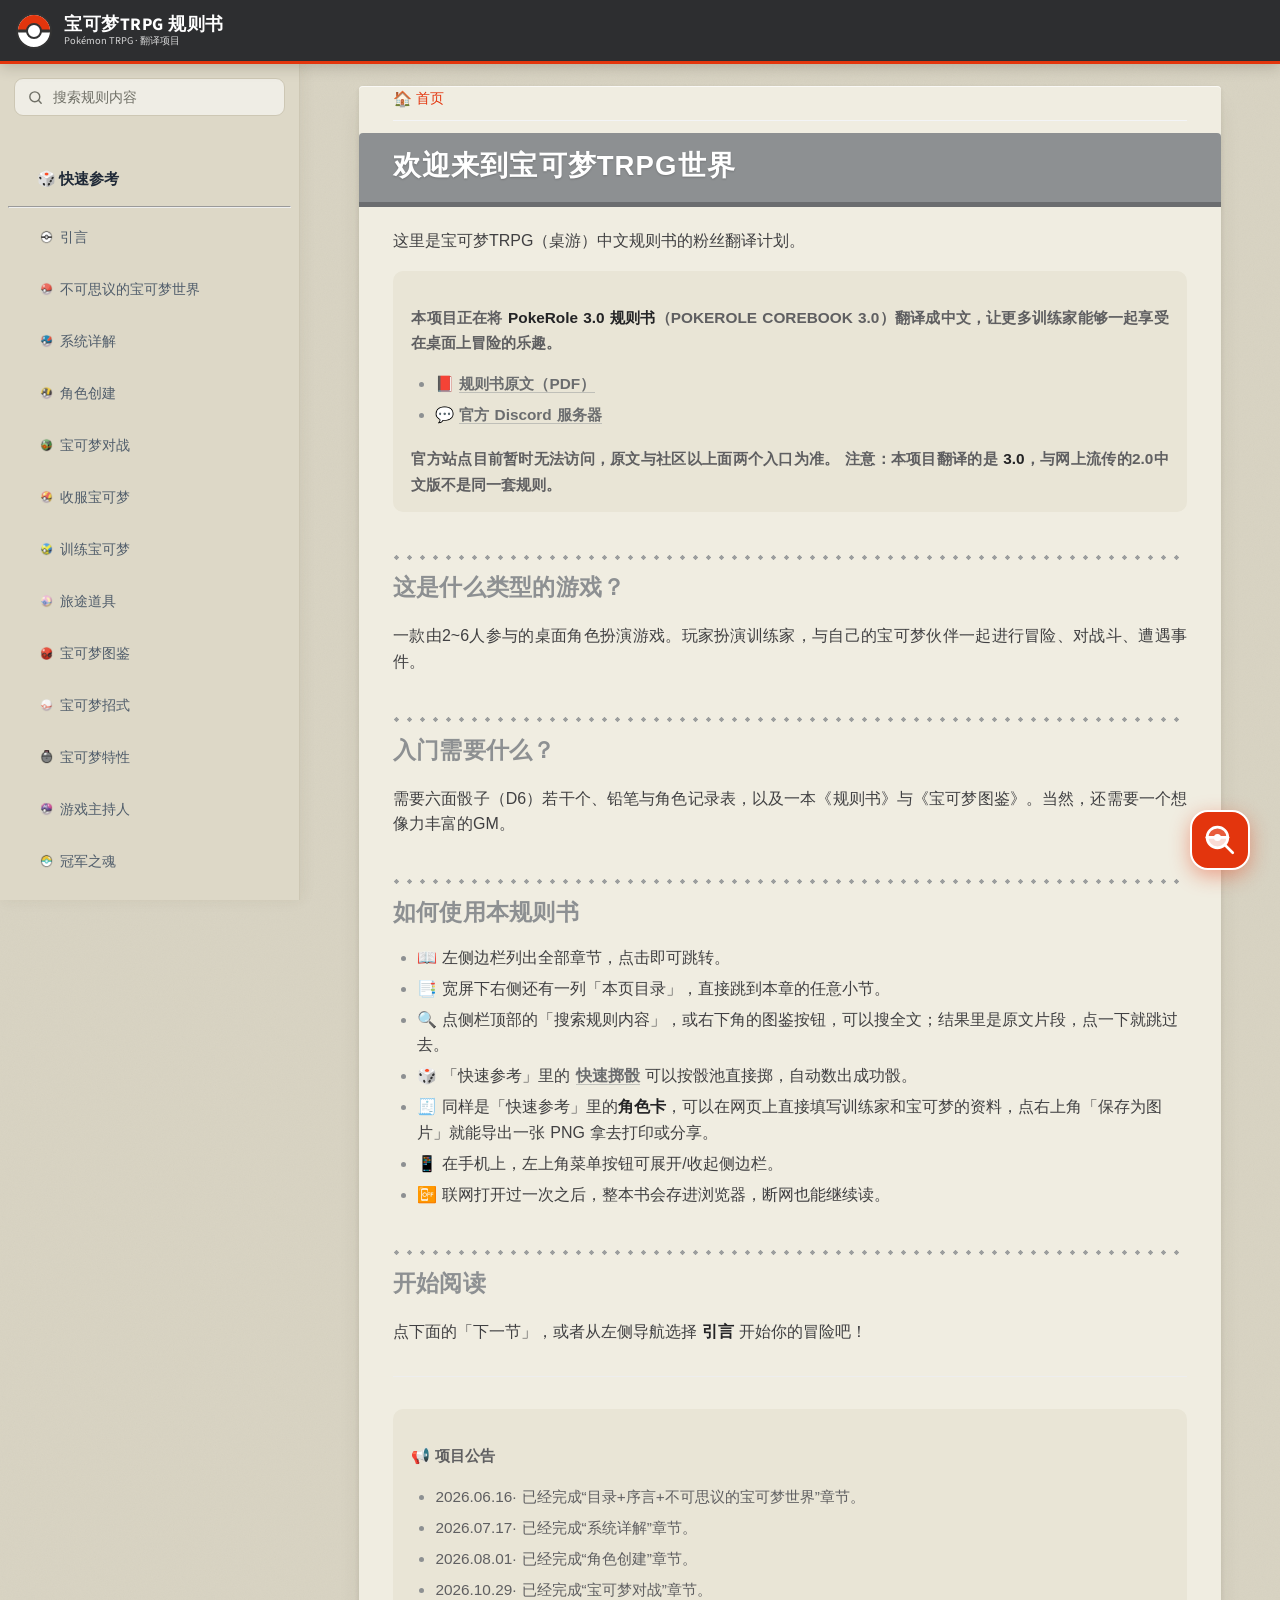
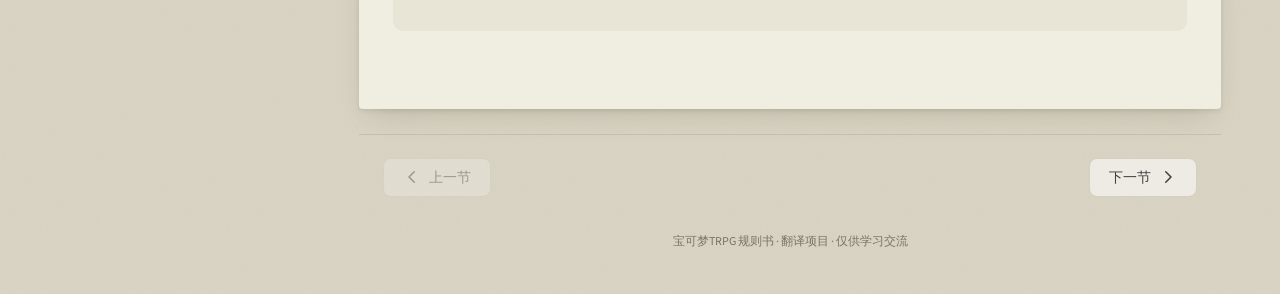
<file: index.html>
<!DOCTYPE html>
<html lang="zh-CN">
<head>
    <meta charset="UTF-8">
    <meta name="viewport" content="width=device-width, initial-scale=1.0, viewport-fit=cover">

    <title>宝可梦TRPG 规则书</title>
    <meta name="description" content="宝可梦 TRPG（桌面角色扮演）中文规则书，PokeRole 规则书的粉丝翻译项目。">
    <meta name="theme-color" content="#e3350d">
    <!-- 主题是浅色的：声明一下，免得手机 Chrome 的「强制深色」把整页反色 -->
    <meta name="color-scheme" content="light">

    <meta property="og:type" content="website">
    <meta property="og:title" content="宝可梦TRPG 规则书">
    <meta property="og:description" content="宝可梦 TRPG 中文规则书 · PokeRole 粉丝翻译项目">
    <meta property="og:locale" content="zh_CN">
    <meta property="og:site_name" content="宝可梦TRPG 规则书">
    <meta property="og:url" content="https://daikonarmororigin.github.io/pokerole-trpg-zh-cn/">
    <link rel="canonical" href="https://daikonarmororigin.github.io/pokerole-trpg-zh-cn/">

    <link rel="icon" href="assets/favicon.svg" type="image/svg+xml">
    <link rel="apple-touch-icon" href="assets/icons/icon-180.png">
    <link rel="manifest" href="manifest.webmanifest">

    <!-- ===== Docsify 主题与插件样式（本地 vendor，可离线运行） ===== -->
    <link rel="stylesheet" href="vendor/vue.css">

    <!-- ===== 项目自定义样式 ===== -->
    <link rel="stylesheet" href="assets/theme.css">

    <!-- ============================================================
         本地双击打开（file://）时的兜底提示
         浏览器禁止 file:// 页面 fetch 同目录的 .md，而 docsify 正是靠
         fetch 取正文和侧栏的，所以双击一定是空白——这不是代码坏了。
         这里只做一件事：把 docsify 的容器藏起来，换成一段看得懂的说明。
         用 http:// 打开（启动预览.bat / Live Server）时这段完全不生效。
         ============================================================ -->
    <script>
        if (location.protocol === 'file:') {
            document.documentElement.className += ' no-docsify';
        }
    </script>
</head>
<body>

    <a class="skip-link" href="#main">跳到正文</a>

    <!-- ============================================================
         顶部导航栏
         ============================================================ -->
    <header class="custom-header">
        <button class="menu-btn" id="menuToggle" type="button"
                aria-label="打开目录" aria-expanded="false">
            <svg fill="none" stroke="currentColor" viewBox="0 0 24 24" aria-hidden="true">
                <path stroke-linecap="round" stroke-linejoin="round" stroke-width="2" d="M4 6h16M4 12h16M4 18h16"/>
            </svg>
        </button>

        <div class="poke-ball" aria-hidden="true">
            <div class="top"></div>
            <div class="divider"></div>
            <div class="center-btn"><div class="dot"></div></div>
        </div>

        <div class="title-group">
            <h1>宝可梦TRPG 规则书</h1>
            <small>Pokémon TRPG · 翻译项目</small>
        </div>
    </header>

    <div class="sidebar-overlay" id="sidebarOverlay"></div>

    <!-- docsify 的挂载点 -->
    <div id="app"></div>

    <!-- ============================================================
         file:// 提示卡（仅本地双击时显示，见 <head> 里的脚本）
         ============================================================ -->
    <div class="file-notice" id="fileNotice">
        <div class="fn-card">
            <div class="fn-icon" aria-hidden="true">🔌</div>
            <h2>这个页面需要用「本地服务器」打开</h2>
            <p>你现在是直接双击 <code>index.html</code> 打开的（地址栏以 <code>file://</code> 开头）。
               浏览器出于安全限制，禁止这种页面读取同目录的 <code>.md</code> 文件，
               而规则书的正文正是这样读进来的，所以这里只会是一片空白。</p>
            <p><b>解决办法（二选一）：</b></p>
            <ol>
                <li><b>双击项目文件夹里的 <code>启动预览.bat</code></b><br>
                    会自动用浏览器打开 <code>http://127.0.0.1:8000/</code>。
                    以后预览都点它；关掉弹出的黑色窗口就是停止。</li>
                <li>或者继续用原来的方式：VSCode 里右键 <code>index.html</code> →
                    <b>Open with Live Server</b>。</li>
            </ol>
            <p class="fn-tip">部署到 GitHub Pages 之后，直接用网址访问不会有这个问题。</p>
        </div>
    </div>

    <!-- ============================================================
         图鉴按钮：点开全屏搜索
         图形是「放大镜 + 精灵球」：镜片就是球体，手柄就是搜索，
         远看是搜索，近看是宝可梦图鉴。
         ============================================================ -->
    <button class="dex-fab" id="dexFab" type="button"
            aria-label="搜索规则内容" aria-haspopup="dialog" aria-expanded="false"
            title="搜索规则内容">
        <svg viewBox="0 0 24 24" fill="none" stroke="currentColor" stroke-width="1.9"
             stroke-linecap="round" stroke-linejoin="round" aria-hidden="true">
            <!-- 镜片=精灵球：整体淡白底、下半更亮、中心按钮最亮 -->
            <circle cx="10.2" cy="10.2" r="7.3" fill="currentColor" fill-opacity=".2"/>
            <path d="M2.9 10.2a7.3 7.3 0 0 0 14.6 0z" fill="currentColor" fill-opacity=".78" stroke="none"/>
            <path d="M2.7 10.2h15"/>
            <circle cx="10.2" cy="10.2" r="2.5" fill="currentColor" stroke="none"/>
            <path d="M15.5 15.5L21 21"/>
        </svg>
    </button>

    <!-- 全屏搜索浮层 -->
    <div class="search-overlay" id="searchOverlay" role="dialog" aria-modal="true"
         aria-label="搜索规则内容" hidden>
        <div class="search-panel">
            <div class="search-field">
                <svg viewBox="0 0 24 24" fill="none" stroke="currentColor" stroke-width="2"
                     stroke-linecap="round" aria-hidden="true">
                    <circle cx="11" cy="11" r="7"/>
                    <path d="M20 20l-3.6-3.6"/>
                </svg>
                <!-- 用 text 而不是 search：type=search 会自带一个清除叉，
                     和右侧关闭按钮撞在一起；Esc 在 search 里还会先清空内容 -->
                <input id="searchInput" type="text" placeholder="搜索规则内容…"
                       autocomplete="off" spellcheck="false" aria-label="搜索关键词">
                <button class="search-close" id="searchClose" type="button" aria-label="关闭搜索">
                    <svg viewBox="0 0 24 24" fill="none" stroke="currentColor" stroke-width="2.2"
                         stroke-linecap="round" aria-hidden="true">
                        <path d="M6 6l12 12M18 6L6 18"/>
                    </svg>
                </button>
            </div>
            <div class="search-body" id="searchBody">
                <p class="search-hint">输入关键词，例如「先攻」「异常状态」「经验值」</p>
            </div>
            <div class="search-foot">
                <span><kbd>↑</kbd> <kbd>↓</kbd> 选择</span>
                <span><kbd>Enter</kbd> 打开</span>
                <span><kbd>Esc</kbd> 关闭</span>
            </div>
        </div>
    </div>

    <noscript>
        <p style="padding:120px 24px 24px;text-align:center;color:#374151;">
            本规则书需要启用 JavaScript 才能阅读。
        </p>
    </noscript>

    <!-- ============================================================
         脚本加载顺序：数据 → 应用逻辑（含 $docsify 配置）→ docsify 本体
         注意：app.js 必须先于 docsify.min.js 执行，否则配置不生效

         不再加载 vendor/search.min.js：搜索由 app.js 自己实现，
         那个插件只会再插一个侧栏输入框出来，与全屏搜索重复。
         ============================================================ -->
    <script src="assets/type-data.js"></script>
    <script src="assets/app.js"></script>

    <script src="vendor/docsify.min.js"></script>
    <script src="vendor/sidebar-collapse.min.js"></script>

    <!-- ============================================================
         离线支持（PWA）
         只在真正的线上环境注册；file:// 直接跳过，本地 http:// 也跳过
         （本地开发开着 SW 会让「改了没生效」变成日常）。
         md 走「网络优先」、其余静态资源走「先用缓存 + 后台更新」，
         所以新增 .md / .webp 不会被旧缓存挡住。
         ============================================================ -->
    <script>
        (function () {
            if (!('serviceWorker' in navigator)) return;
            if (location.protocol === 'file:') return;   // file:// 下没有 SW

            var host = location.hostname;
            var isLocal = host === 'localhost' || host === '127.0.0.1' ||
                          host === '::1' || host === '[::1]';

            // 本地开发：把以前注册过的 SW 注销掉。
            // 否则「缓存优先」会让改完的 css/js 看起来完全没生效，
            // 每次都要手动 DevTools → Application → 清缓存，很折磨。
            if (isLocal) {
                navigator.serviceWorker.getRegistrations().then(function (list) {
                    list.forEach(function (r) { r.unregister(); });
                }).catch(function () { /* 忽略 */ });
                return;
            }

            window.addEventListener('load', function () {
                navigator.serviceWorker.register('sw.js').catch(function () { /* 静默失败 */ });
            });
        })();
    </script>

</body>
</html>
</file>
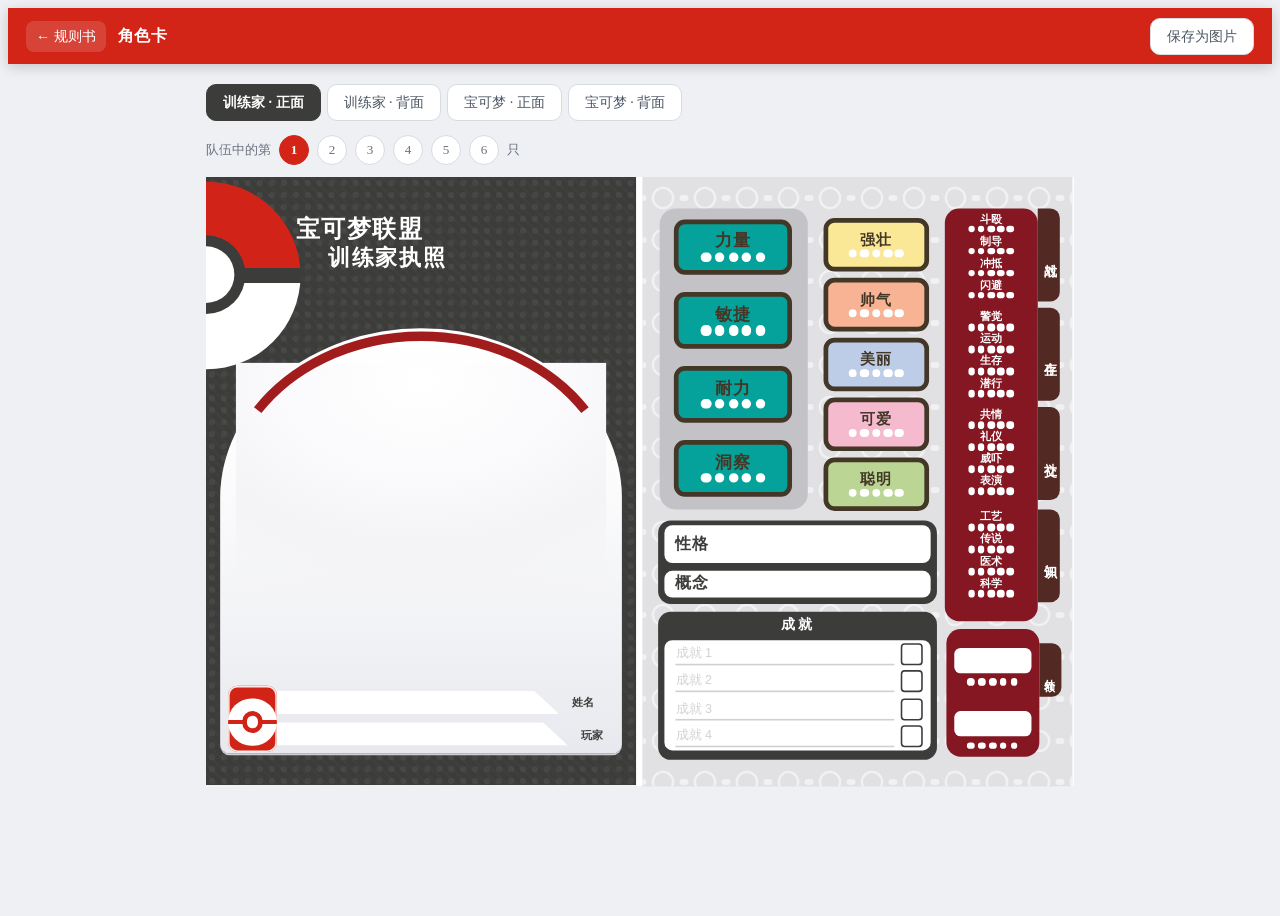
<file: sheets.html>
<!DOCTYPE html>
<html lang="zh-CN">
<head>
    <meta charset="UTF-8">
    <meta name="viewport" content="width=device-width, initial-scale=1.0">
    <title>角色卡 · 宝可梦TRPG 规则书</title>
    <link rel="icon" href="assets/favicon.svg" type="image/svg+xml">
    <link rel="stylesheet" href="assets/sheets.css?v=20261027c">
</head>
<body class="cs-page">

    <header class="cs-bar">
        <a href="index.html">← 规则书</a>
        <h1>角色卡</h1>
        <span class="spacer"></span>
        <button class="cs-tab" id="btnExport" type="button">保存为图片</button>
    </header>

    <div class="cs-wrap">
        <div class="cs-tabs" role="tablist">
            <button class="cs-tab" role="tab" aria-selected="true" data-view="tf">训练家 · 正面</button>
            <button class="cs-tab" role="tab" aria-selected="false" data-view="tb">训练家 · 背面</button>
            <button class="cs-tab" role="tab" aria-selected="false" data-view="pf">宝可梦 · 正面</button>
            <button class="cs-tab" role="tab" aria-selected="false" data-view="pb">宝可梦 · 背面</button>
        </div>

        <div class="cs-subbar" id="slotBar" hidden>
            <span class="lbl">队伍中的第</span>
            <button class="cs-slot" data-slot="0" aria-pressed="true">1</button>
            <button class="cs-slot" data-slot="1" aria-pressed="false">2</button>
            <button class="cs-slot" data-slot="2" aria-pressed="false">3</button>
            <button class="cs-slot" data-slot="3" aria-pressed="false">4</button>
            <button class="cs-slot" data-slot="4" aria-pressed="false">5</button>
            <button class="cs-slot" data-slot="5" aria-pressed="false">6</button>
            <span class="lbl">只</span>
        </div>

        <div class="sheet-stage" id="stage">

            <!-- ==========================================================
                 训练家 · 正面   画布 550.5 × 386.8（PDF 634 上半）
                 坐标全部为卡内绝对坐标，来源 sheet-layout.json
                 ========================================================== -->
            <div class="sheet tf" id="sheet-tf" data-card="tf">

                <!-- 左半：执照底板 0,0 273.1×385.8 -->
                <div class="tf-ink"></div>

                <!-- 左上角大精灵球：上半红 1.7~57.2，赤道带 57.2~66.5，下半白 66.5~122 -->
                <div class="tf-ball"></div>

                <!-- 训练家执照白卡 8.8,96 255.4×270.1（顶端为拱形，上沿深红描边） -->
                <div class="tf-lic">
                    <div class="tf-photo"></div>
                </div>
                <svg class="tf-arc" viewBox="0 0 255.4 120" preserveAspectRatio="none" aria-hidden="true">
                    <path d="M 23.8 52 A 124.7 105 0 0 1 231.6 52" fill="none" stroke="#a11d1d" stroke-width="6"/>
                </svg>

                <!-- 两条签名条：19.5,326.1 / 25.3,346.3，均 204.8×14.9 -->
                <div class="tf-bar b1">
                    <i class="bx"></i>
                    <input type="text" data-f="name" aria-label="训练家姓名">
                    <span>姓名</span>
                </div>
                <div class="tf-bar b2">
                    <i class="bx"></i>
                    <input type="text" data-f="player" aria-label="玩家名">
                    <span>玩家</span>
                </div>

                <!-- 红色精灵球徽章 13.8,323 31.6×41.8 -->
                <div class="tf-seal"></div>

                <!-- 标题：Pokemon League 57/37.6 · Trainer's Licence 77.6/56.1 -->
                <div class="tf-title">
                    <b>宝可梦联盟</b>
                    <span>训练家执照</span>
                </div>

                <!-- 右半：纸面 277.4,0 273.1×386.7 -->
                <div class="tf-right">
                    <!-- 属性胶囊底板 288.3,19.5 93.5×191 -->
                    <div class="tf-gray"></div>

                    <!-- 能力框 298.7,28.1 72.1×32.6 ×4（节距 46.9） -->
                    <div class="tf-attrs">
                        <div class="attr"><b>力量</b><div class="pips" data-pips="str" data-max="5"></div></div>
                        <div class="attr"><b>敏捷</b><div class="pips" data-pips="dex" data-max="5"></div></div>
                        <div class="attr"><b>耐力</b><div class="pips" data-pips="vit" data-max="5"></div></div>
                        <div class="attr"><b>洞察</b><div class="pips" data-pips="ins" data-max="5"></div></div>
                    </div>

                    <!-- 华丽度框 393.7,27.3 63.5×31.2 ×5（节距 38） -->
                    <div class="tf-contest">
                        <div class="contest c-tough"><b>强壮</b><div class="pips" data-pips="cTough" data-max="5"></div></div>
                        <div class="contest c-cool"><b>帅气</b><div class="pips" data-pips="cCool" data-max="5"></div></div>
                        <div class="contest c-beauty"><b>美丽</b><div class="pips" data-pips="cBeauty" data-max="5"></div></div>
                        <div class="contest c-cute"><b>可爱</b><div class="pips" data-pips="cCute" data-max="5"></div></div>
                        <div class="contest c-clever"><b>聪明</b><div class="pips" data-pips="cClever" data-max="5"></div></div>
                    </div>

                    <!-- 技能酒红列 468.7,19.5 59.3×262.1 -->
                    <div class="tf-skills">
                        <div class="sgroup g1">
                            <div class="skill"><b>斗殴</b><div class="pips" data-pips="brawl" data-max="5"></div></div>
                            <div class="skill"><b>制导</b><div class="pips" data-pips="channel" data-max="5"></div></div>
                            <div class="skill"><b>冲抵</b><div class="pips" data-pips="clash" data-max="5"></div></div>
                            <div class="skill"><b>闪避</b><div class="pips" data-pips="evasion" data-max="5"></div></div>
                        </div>
                        <div class="sgroup g2">
                            <div class="skill"><b>警觉</b><div class="pips" data-pips="alert" data-max="5"></div></div>
                            <div class="skill"><b>运动</b><div class="pips" data-pips="athletic" data-max="5"></div></div>
                            <div class="skill"><b>生存</b><div class="pips" data-pips="nature" data-max="5"></div></div>
                            <div class="skill"><b>潜行</b><div class="pips" data-pips="stealth" data-max="5"></div></div>
                        </div>
                        <div class="sgroup g3">
                            <div class="skill"><b>共情</b><div class="pips" data-pips="empathy" data-max="5"></div></div>
                            <div class="skill"><b>礼仪</b><div class="pips" data-pips="etiquette" data-max="5"></div></div>
                            <div class="skill"><b>威吓</b><div class="pips" data-pips="intimidate" data-max="5"></div></div>
                            <div class="skill"><b>表演</b><div class="pips" data-pips="perform" data-max="5"></div></div>
                        </div>
                        <div class="sgroup g4">
                            <div class="skill"><b>工艺</b><div class="pips" data-pips="crafts" data-max="5"></div></div>
                            <div class="skill"><b>传说</b><div class="pips" data-pips="lore" data-max="5"></div></div>
                            <div class="skill"><b>医术</b><div class="pips" data-pips="medicine" data-max="5"></div></div>
                            <div class="skill"><b>科学</b><div class="pips" data-pips="science" data-max="5"></div></div>
                        </div>

                        <span class="stab t1">对战</span>
                        <span class="stab t2">生存</span>
                        <span class="stab t3">社交</span>
                        <span class="stab t4">知识</span>
                    </div>

                    <!-- 性格 / 概念 287.2,217.7 176.8×52.9 -->
                    <div class="tf-nc">
                        <div class="row r1"><b>性格</b><input type="text" data-f="nature" aria-label="性格"></div>
                        <div class="row r2"><b>概念</b><input type="text" data-f="concept" aria-label="概念"></div>
                    </div>

                    <!-- 成就 287.2,276.3 176.8×93.8 -->
                    <div class="tf-ach">
                        <div class="hd">成就</div>
                        <div class="body">
                            <div class="aline">
                                <div class="aline-text"><div class="aline-edit" contenteditable="true" data-f="ach1" data-placeholder="成就 1" aria-label="成就 1"></div></div>
                                <button class="chk" type="button" data-chk="ach1" aria-label="成就 1 达成"></button>
                            </div>
                            <div class="aline">
                                <div class="aline-text"><div class="aline-edit" contenteditable="true" data-f="ach2" data-placeholder="成就 2" aria-label="成就 2"></div></div>
                                <button class="chk" type="button" data-chk="ach2" aria-label="成就 2 达成"></button>
                            </div>
                            <div class="aline">
                                <div class="aline-text"><div class="aline-edit" contenteditable="true" data-f="ach3" data-placeholder="成就 3" aria-label="成就 3"></div></div>
                                <button class="chk" type="button" data-chk="ach3" aria-label="成就 3 达成"></button>
                            </div>
                            <div class="aline">
                                <div class="aline-text"><div class="aline-edit" contenteditable="true" data-f="ach4" data-placeholder="成就 4" aria-label="成就 4"></div></div>
                                <button class="chk" type="button" data-chk="ach4" aria-label="成就 4 达成"></button>
                            </div>
                        </div>
                    </div>

                    <!-- 额外技能 469.6,287.4 59.3×81.1 -->
                    <div class="tf-extra">
                        <div class="col">
                            <div class="box"><input type="text" data-f="extraName1" aria-label="额外技能 1"></div>
                            <div class="pips" data-pips="extra1" data-max="5"></div>
                            <div class="box b3"><input type="text" data-f="extraName2" aria-label="额外技能 2"></div>
                            <div class="pips" data-pips="extra2" data-max="5"></div>
                        </div>
                        <span class="gname">额外</span>
                    </div>
                </div>
            </div>

            <!-- ==========================================================
                 训练家 · 背面   画布 550.2 × 386.8（PDF 634 下半）
                 ========================================================== -->
            <div class="sheet tb" id="sheet-tb" data-card="tb" hidden>

                <div class="tb-left-paper"></div>

                <div class="tb-paper"></div>

                <!-- HP / 意志 / 等级 7.8,17.9 82.3×31.3（节距 88.7） -->
                <div class="tb-stats">
                    <div class="stat"><b>HP</b><input type="text" data-f="hp" aria-label="HP"></div>
                    <div class="stat"><b>意志</b><input type="text" data-f="will" aria-label="意志"></div>
                    <div class="stat"><b>等级</b><input type="text" data-f="rank" aria-label="等级"></div>
                </div>

                <!-- 年龄 / 金钱 10.1,53.3 80×39.3 与 96.5,53.3 172.3×39.3 -->
                <div class="tb-am">
                    <label class="am age"><b>年龄</b><input type="text" data-f="age" aria-label="年龄"></label>
                    <label class="am money"><b>金钱</b><input type="text" data-f="money" aria-label="金钱"></label>
                </div>

                <!-- 分隔线 0.3,97.3 -->
                <div class="tb-hr"></div>

                <!-- POKEMON TEAM 0.3,115.1 273.2×18 -->
                <div class="tb-teamhead">宝可梦队伍</div>

                <div class="team-grid" id="teamGrid"></div>

                <!-- 右半：背包 277.4,1 273.1×385.8 -->
                <div class="tb-right">

                    <div class="tb-baghead">背包</div>

                    <!-- 背包框 290.4,30.5 247.1×181.1 -->
                    <div class="bag-box">
                        <i class="box-top"></i>
                        <div class="bag-cols">
                            <textarea class="bag-col" data-f="bagL" aria-label="背包左栏"></textarea>
                            <textarea class="bag-col" data-f="bagR" aria-label="背包右栏"></textarea>
                        </div>
                        <span class="corner-ico"></span>
                    </div>

                    <!-- 伤药 292.5,218.8 119.9×103.2 -->
                    <div class="potion-box">
                        <i class="box-top dots-top"></i>
                        <div class="prow">
                            <span class="plabel">伤药</span>
                            <span class="pmul">×</span>
                            <div class="pcount"><input type="text" data-f="potionN" aria-label="伤药数量"></div>
                            <label class="prem"><i>剩余</i><input type="text" data-f="potionRemain" aria-label="伤药剩余"></label>
                        </div>
                        <div class="prow">
                            <span class="plabel">好伤药</span>
                            <span class="pmul">×</span>
                            <div class="pcount"><input type="text" data-f="superN" aria-label="好伤药数量"></div>
                            <label class="prem"><i>剩余</i><input type="text" data-f="superRemain" aria-label="好伤药剩余"></label>
                        </div>
                        <div class="prow">
                            <span class="plabel">厉害伤药</span>
                            <span class="pmul">×</span>
                            <div class="pcount"><input type="text" data-f="hyperN" aria-label="厉害伤药数量"></div>
                            <label class="prem"><i>剩余</i><input type="text" data-f="hyperRemain" aria-label="厉害伤药剩余"></label>
                        </div>
                    </div>

                    <!-- 备注 417.6,218.8 119.9×103.2 -->
                    <div class="note-box">
                        <i class="box-top"></i>
                        <span class="corner-ico"></span>
                        <textarea data-f="bagNote" aria-label="备注" rows="4"></textarea>
                    </div>

                    <!-- 徽章盒标签 361.7,329.3 96.4×32.7 -->
                    <div class="badge-tab">徽章盒</div>

                    <!-- 徽章盒 279.4,343.6 260.9×37.7 -->
                    <div class="badge-case">
                        <i class="bcell"></i><i class="bcell"></i><i class="bcell"></i><i class="bcell"></i>
                        <i class="bcell"></i><i class="bcell"></i><i class="bcell"></i><i class="bcell"></i>
                    </div>
                </div>
            </div>

            <!-- ==========================================================
                 宝可梦 · 正面   画布 548.0 × 383.8（PDF 635 上半）
                 ========================================================== -->
            <div class="sheet pf" id="sheet-pf" data-card="pf" hidden>

                <!-- 美术区 3.3,0 266.1×340.6 -->
                <div class="pf-art">
                    <div class="pf-grad"></div>
                    <img id="monArt" alt="" hidden>

                    <!-- 名字 / 特性 斜切白条 -->
                    <div class="pf-bar b1">
                        <i class="bx"></i>
                        <input type="text" data-f="nick" aria-label="名字">
                        <span>名字</span>
                    </div>
                    <div class="pf-bar b2">
                        <i class="bx"></i>
                        <input type="text" data-f="ability" aria-label="特性">
                        <span>特性</span>
                    </div>
                </div>

                <!-- 底部红色包边（大圆弧，弧线 y=3.85 起，矢高 57.5） -->
                <svg class="pf-bulge" viewBox="0 0 273.1 123.4" preserveAspectRatio="none" aria-hidden="true">
                    <path class="bulge-fill" d="M0 3.85 H46 A100 87.8 0 0 0 234 3.85 H273.1 V123.4 H0 Z"/>
                    <path class="bulge-band" d="M16.8 7.05 H46 A100 87.8 0 0 0 234 7.05 H256.8"/>
                </svg>

                <!-- 四颗铆钉 -->
                <i class="rivet r1"></i><i class="rivet r2"></i>
                <i class="rivet r3"></i><i class="rivet r4"></i>

                <!-- 右半 274.9,1.2 273.1×382.6 -->
                <div class="pf-right">

                    <!-- 能力框 300.2,22.7 139.8×32.6 ×5（节距 38） -->
                    <div class="pf-attrs">
                        <div class="attr big"><b>力量</b><div class="pips" data-pips="str" data-max="10"></div></div>
                        <div class="attr big"><b>敏捷</b><div class="pips" data-pips="dex" data-max="10"></div></div>
                        <div class="attr big"><b>耐力</b><div class="pips" data-pips="vit" data-max="10"></div></div>
                        <div class="attr big"><b>特殊</b><div class="pips" data-pips="spc" data-max="10"></div></div>
                        <div class="attr big"><b>洞察</b><div class="pips" data-pips="ins" data-max="10"></div></div>
                    </div>

                    <!-- 技能列 453.1,21.3 59.3×223.8 -->
                    <div class="pf-skills">
                        <div class="sgroup g1">
                            <div class="skill"><b>斗殴</b><div class="pips" data-pips="brawl" data-max="5"></div></div>
                            <div class="skill"><b>制导</b><div class="pips" data-pips="channel" data-max="5"></div></div>
                            <div class="skill"><b>冲抵</b><div class="pips" data-pips="clash" data-max="5"></div></div>
                            <div class="skill"><b>闪避</b><div class="pips" data-pips="evasion" data-max="5"></div></div>
                        </div>
                        <div class="sgroup g2">
                            <div class="skill"><b>警觉</b><div class="pips" data-pips="alert" data-max="5"></div></div>
                            <div class="skill"><b>运动</b><div class="pips" data-pips="athletic" data-max="5"></div></div>
                            <div class="skill"><b>生存</b><div class="pips" data-pips="nature" data-max="5"></div></div>
                            <div class="skill"><b>潜行</b><div class="pips" data-pips="stealth" data-max="5"></div></div>
                        </div>
                        <div class="sgroup g3">
                            <div class="skill"><b>魅力</b><div class="pips" data-pips="charm" data-max="5"></div></div>
                            <div class="skill"><b>礼仪</b><div class="pips" data-pips="etiquette" data-max="5"></div></div>
                            <div class="skill"><b>威吓</b><div class="pips" data-pips="intimidate" data-max="5"></div></div>
                            <div class="skill"><b>表演</b><div class="pips" data-pips="perform" data-max="5"></div></div>
                        </div>

                        <div class="pf-extra">
                            <input type="text" data-f="extraName" aria-label="额外技能名">
                            <div class="pips" data-pips="extra" data-max="5"></div>
                        </div>

                        <span class="stab t1">对战</span>
                        <span class="stab t2">生存</span>
                        <span class="stab t3">社交</span>
                        <span class="stab t4">额外</span>
                    </div>

                    <!-- 体型 / 体重 298.6,213.3 142.9×31.8 -->
                    <div class="pf-size">
                        <label><b>体型</b><input type="text" data-f="size" aria-label="体型"></label>
                        <label><b>体重</b><input type="text" data-f="weight" aria-label="体重"></label>
                    </div>

                    <!-- 背包 / 特性 298.6,249.6 227.5×89.4 -->
                    <div class="pf-bottom">
                        <div class="pf-bag">
                            <div class="hd">背包</div>
                            <div class="box"><textarea data-f="pbag" aria-label="背包"></textarea></div>
                        </div>
                        <div class="pf-inst">
                            <div class="hd">特性</div>
                            <div class="box"><textarea data-f="instinct" aria-label="特性"></textarea></div>
                        </div>
                    </div>

                    <div class="pf-foot">（仅在不可思议迷宫规则下使用）</div>
                </div>
            </div>

            <!-- ==========================================================
                 宝可梦 · 背面   画布 548.0 × 386.5（PDF 635 下半）
                 ========================================================== -->
            <div class="sheet pb" id="sheet-pb" data-card="pb" hidden>

                <div class="pb-bg"></div>

                <!-- HP / 意志 / 等级 7.3,19.9 82.3×31.3（节距 88） -->
                <div class="pb-stats">
                    <div class="stat"><b>HP</b><input type="text" data-f="hp" aria-label="HP"></div>
                    <div class="stat"><b>意志</b><input type="text" data-f="will" aria-label="意志"></div>
                    <div class="stat"><b>等级</b><input type="text" data-f="rank" aria-label="等级"></div>
                </div>

                <!-- 六项小字段 7.6,56 / 72.9 81.7×14.1 -->
                <div class="pb-mini">
                    <label><i>道具</i><input type="text" data-f="item" aria-label="道具"></label>
                    <label><i>先攻</i><input type="text" data-f="init" aria-label="先攻"></label>
                    <label><i>闪避</i><input type="text" data-f="evasion" aria-label="闪避"></label>
                    <label><i>状态</i><input type="text" data-f="status" aria-label="状态"></label>
                    <label><i>物防／特防</i><input type="text" data-f="def" aria-label="物防特防"></label>
                    <label><i>冲抵</i><input type="text" data-f="clash" aria-label="冲抵"></label>
                </div>

                <!-- 分隔线 -->
                <div class="pb-hr"></div>

                <!-- 招式标题 0,112.5 273.2×30.5 -->
                <div class="pb-moveshead">招式</div>

                <!-- 招式 14/139, 149/224/299  120×71 -->
                <div class="moves-grid" id="movesGrid"></div>

                <!-- 右半 274.9,0.7 273.1×385.8 -->
                <div class="pb-right">

                    <!-- 华丽度 303.3,28.7 63.5×31.2 ×5（节距 38） -->
                    <div class="pb-contest">
                        <div class="contest c-tough"><b>强壮</b><div class="pips" data-pips="cTough" data-max="5"></div></div>
                        <div class="contest c-cool"><b>帅气</b><div class="pips" data-pips="cCool" data-max="5"></div></div>
                        <div class="contest c-beauty"><b>美丽</b><div class="pips" data-pips="cBeauty" data-max="5"></div></div>
                        <div class="contest c-cute"><b>可爱</b><div class="pips" data-pips="cCute" data-max="5"></div></div>
                        <div class="contest c-clever"><b>聪明</b><div class="pips" data-pips="cClever" data-max="5"></div></div>
                    </div>

                    <!-- 性格 372.6,27.3 149.2×52.9 -->
                    <div class="pb-nature">
                        <div class="nb1"><b>性格</b><input type="text" data-f="nature" aria-label="性格"></div>
                        <div class="nb2"><input type="text" data-f="nature2" aria-label="性格补充"></div>
                    </div>

                    <!-- 幸福度 / 忠诚度 374.1,88 63.5×53.9 -->
                    <div class="pb-happy">
                        <b>幸福度</b><div class="pips" data-pips="happy" data-max="5"></div>
                        <b>忠诚度</b><div class="pips" data-pips="loyal" data-max="5"></div>
                    </div>

                    <!-- 羁绊 / 训练点 446.1,86.5 74.8×57 -->
                    <div class="pb-bond">
                        <span class="bl">牵绊变身</span>
                        <div class="bbox"><input type="text" data-f="bond" aria-label="牵绊变身"></div>
                        <span class="bl b2">训练点</span>
                        <div class="bbox b2"><input type="text" data-f="trainpt" aria-label="训练点"></div>
                    </div>

                    <!-- 随身物品 372.6,149.8 148.3×62.5 -->
                    <div class="pb-acc">
                        <div class="acc-box"><div class="hd">随身物品</div><input type="text" data-f="acc" aria-label="随身物品"></div>
                        <div class="acc-circles"><i></i><i></i><i></i><i></i><i></i></div>
                    </div>

                    <!-- 属性 / 弱点 301.7,220.2 220.1×29.8 -->
                    <div class="pb-tw">
                        <label><i>属性</i><input type="text" data-f="type" aria-label="属性"></label>
                        <label><i>弱点</i><input type="text" data-f="weak" aria-label="弱点"></label>
                    </div>

                    <!-- 备注 301.7,256.2 220.1×103.7 -->
                    <div class="pb-notes">
                        <div class="hd">备注</div>
                        <textarea data-f="notes" aria-label="备注" rows="5"></textarea>
                    </div>
                </div>
            </div>

        </div>
    </div>

    <script src="assets/sheets.js?v=20261027d"></script>
</body>
</html>
</file>
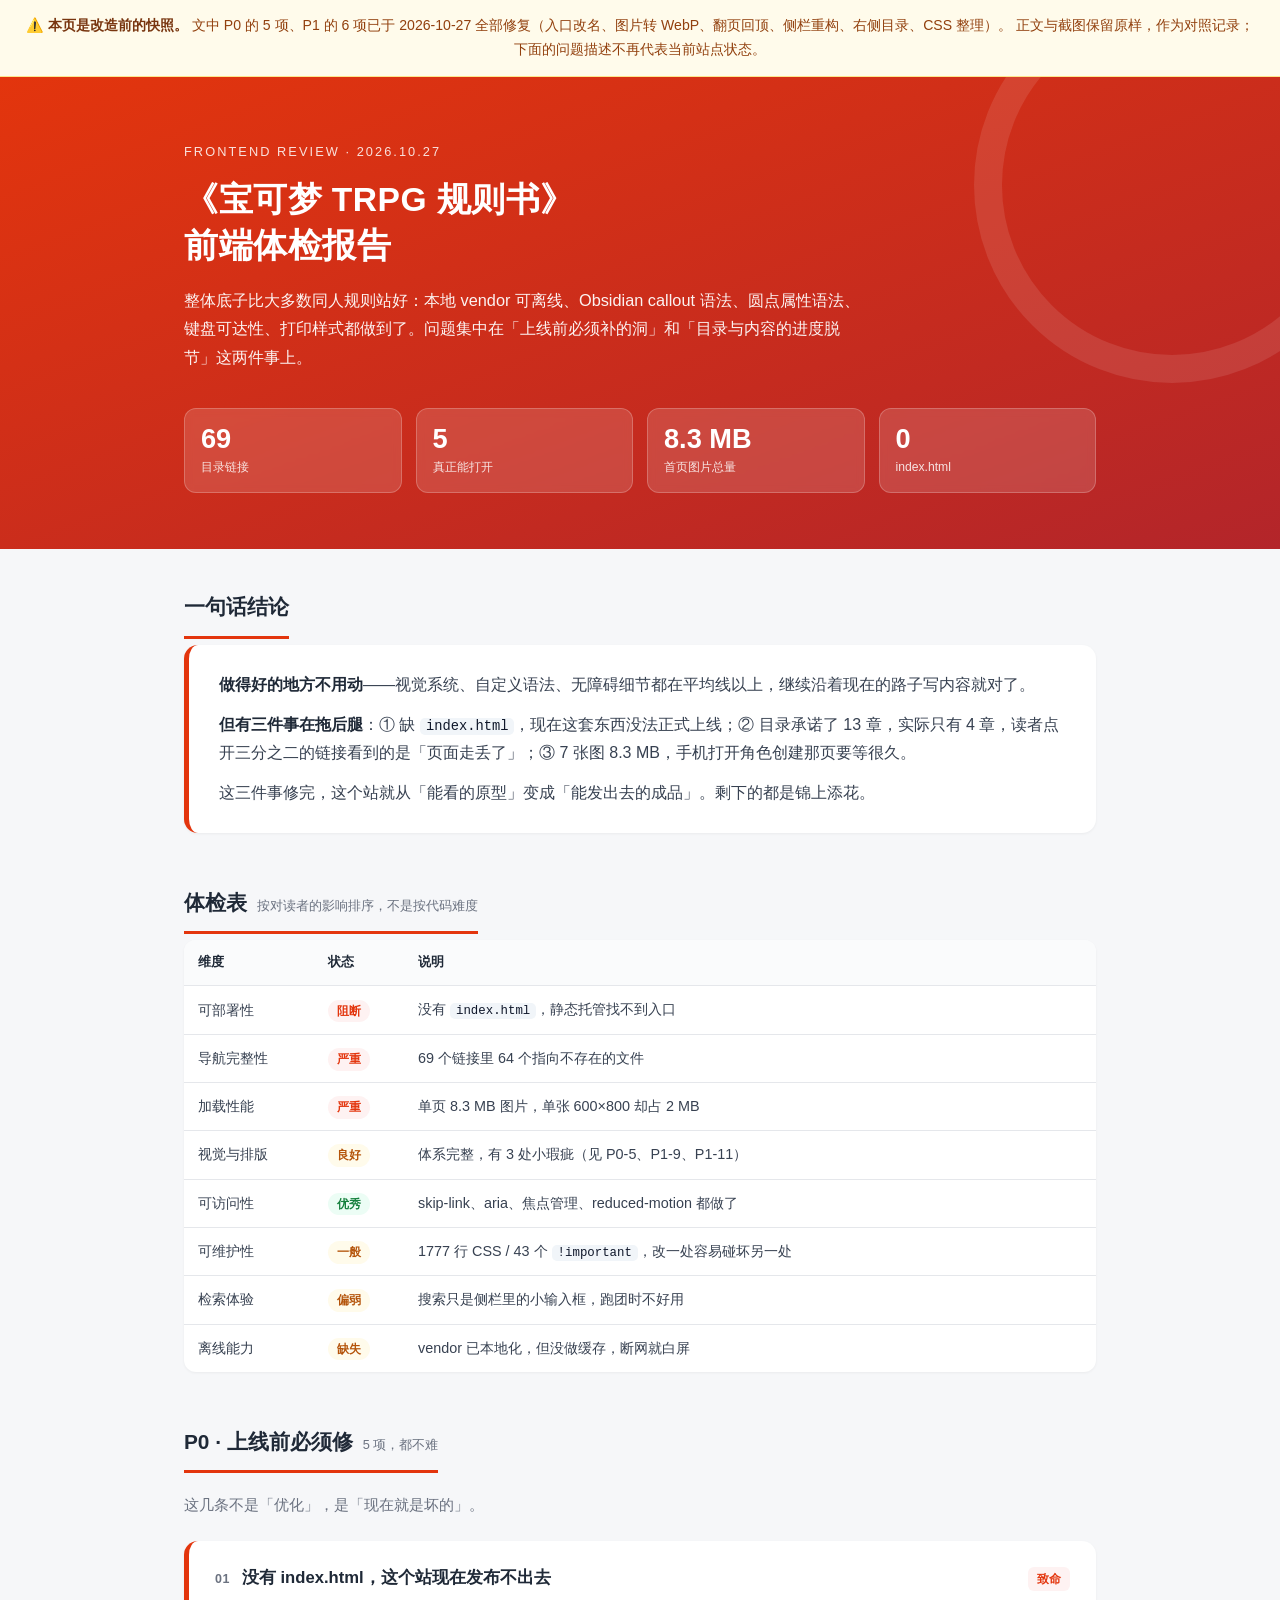
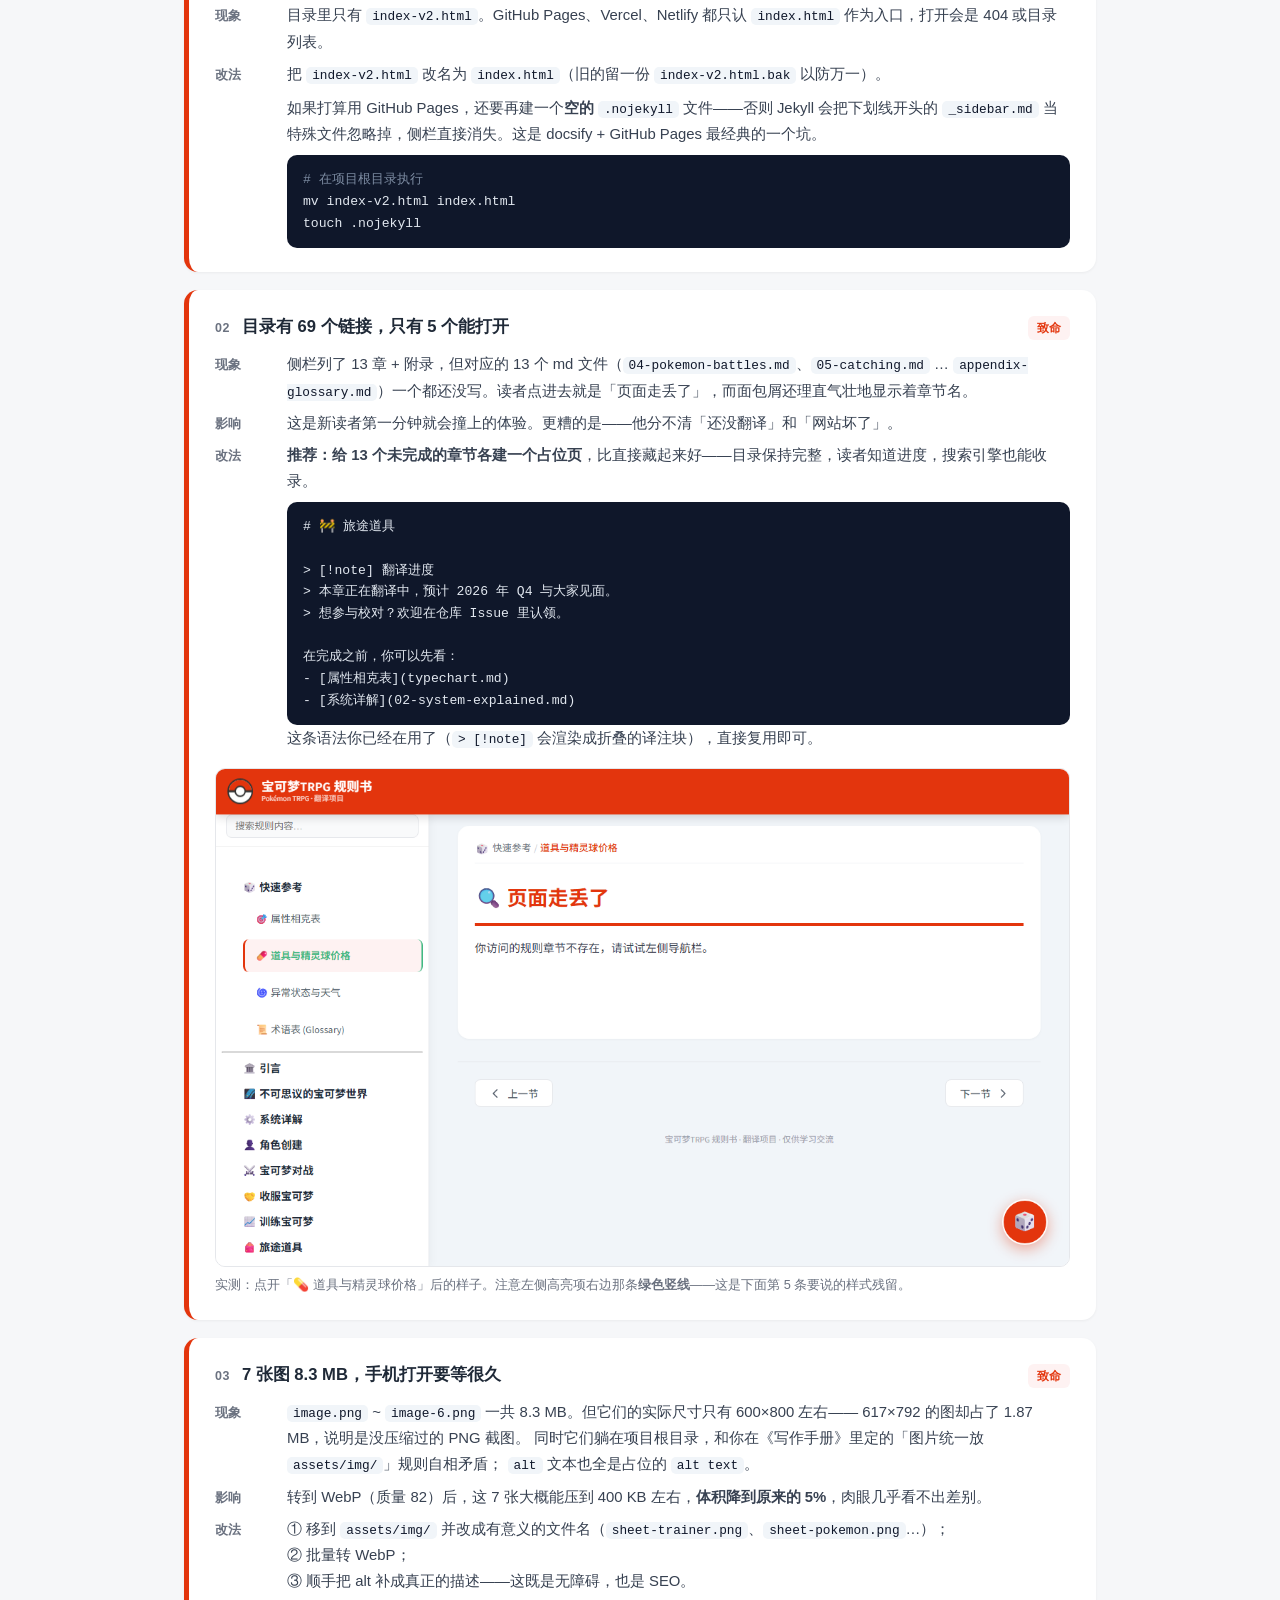
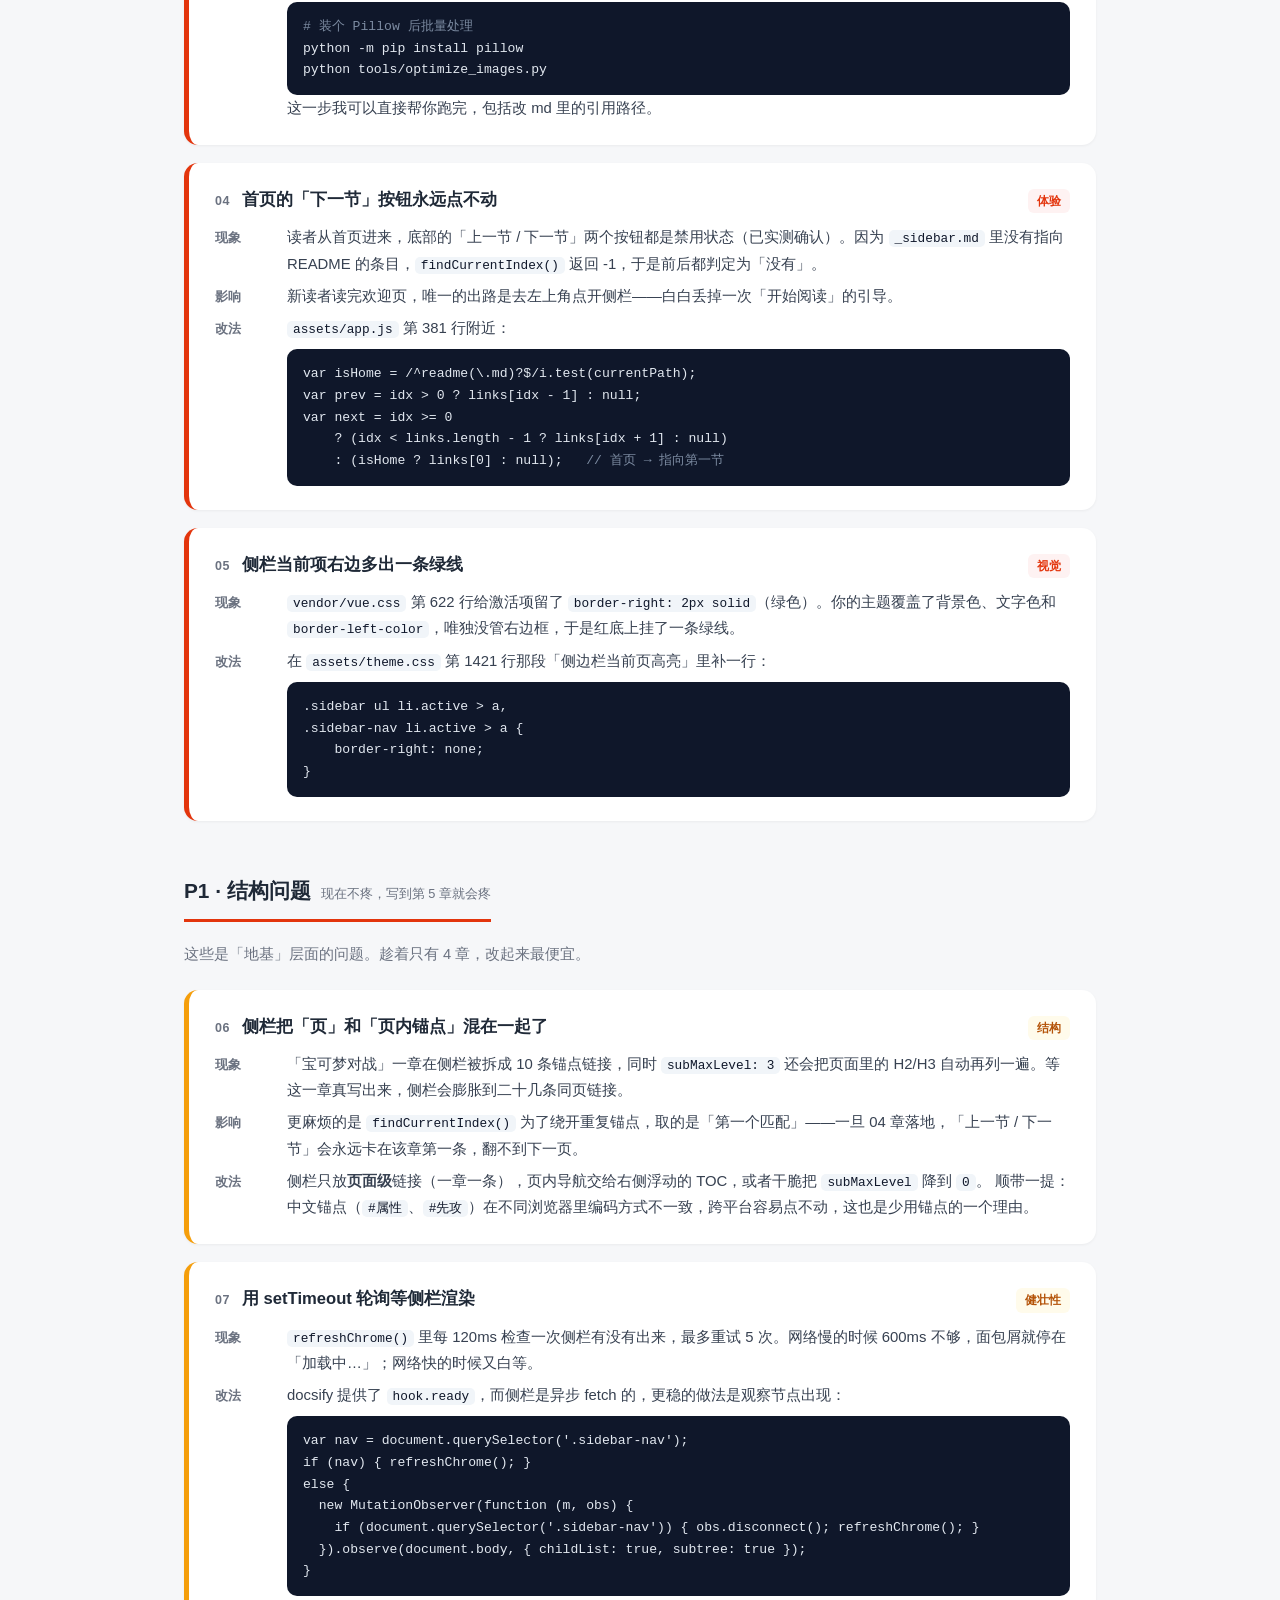
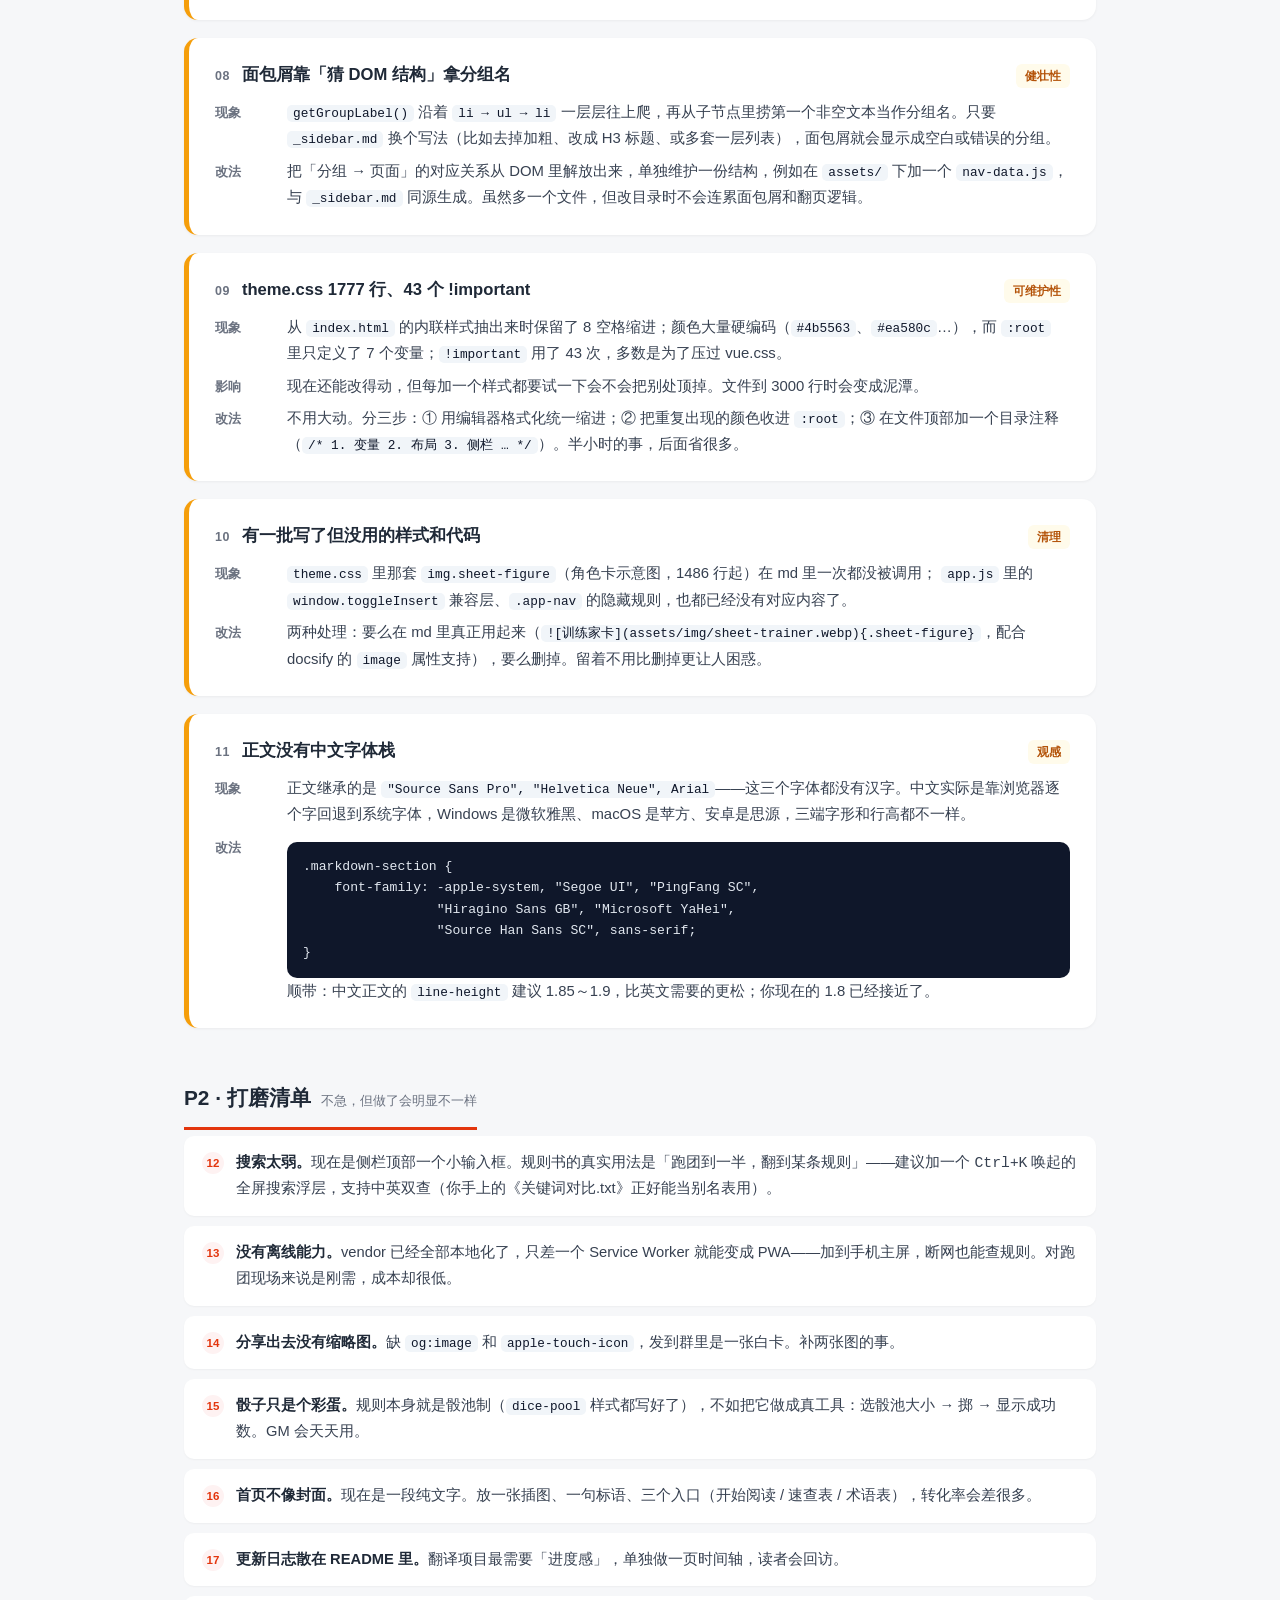
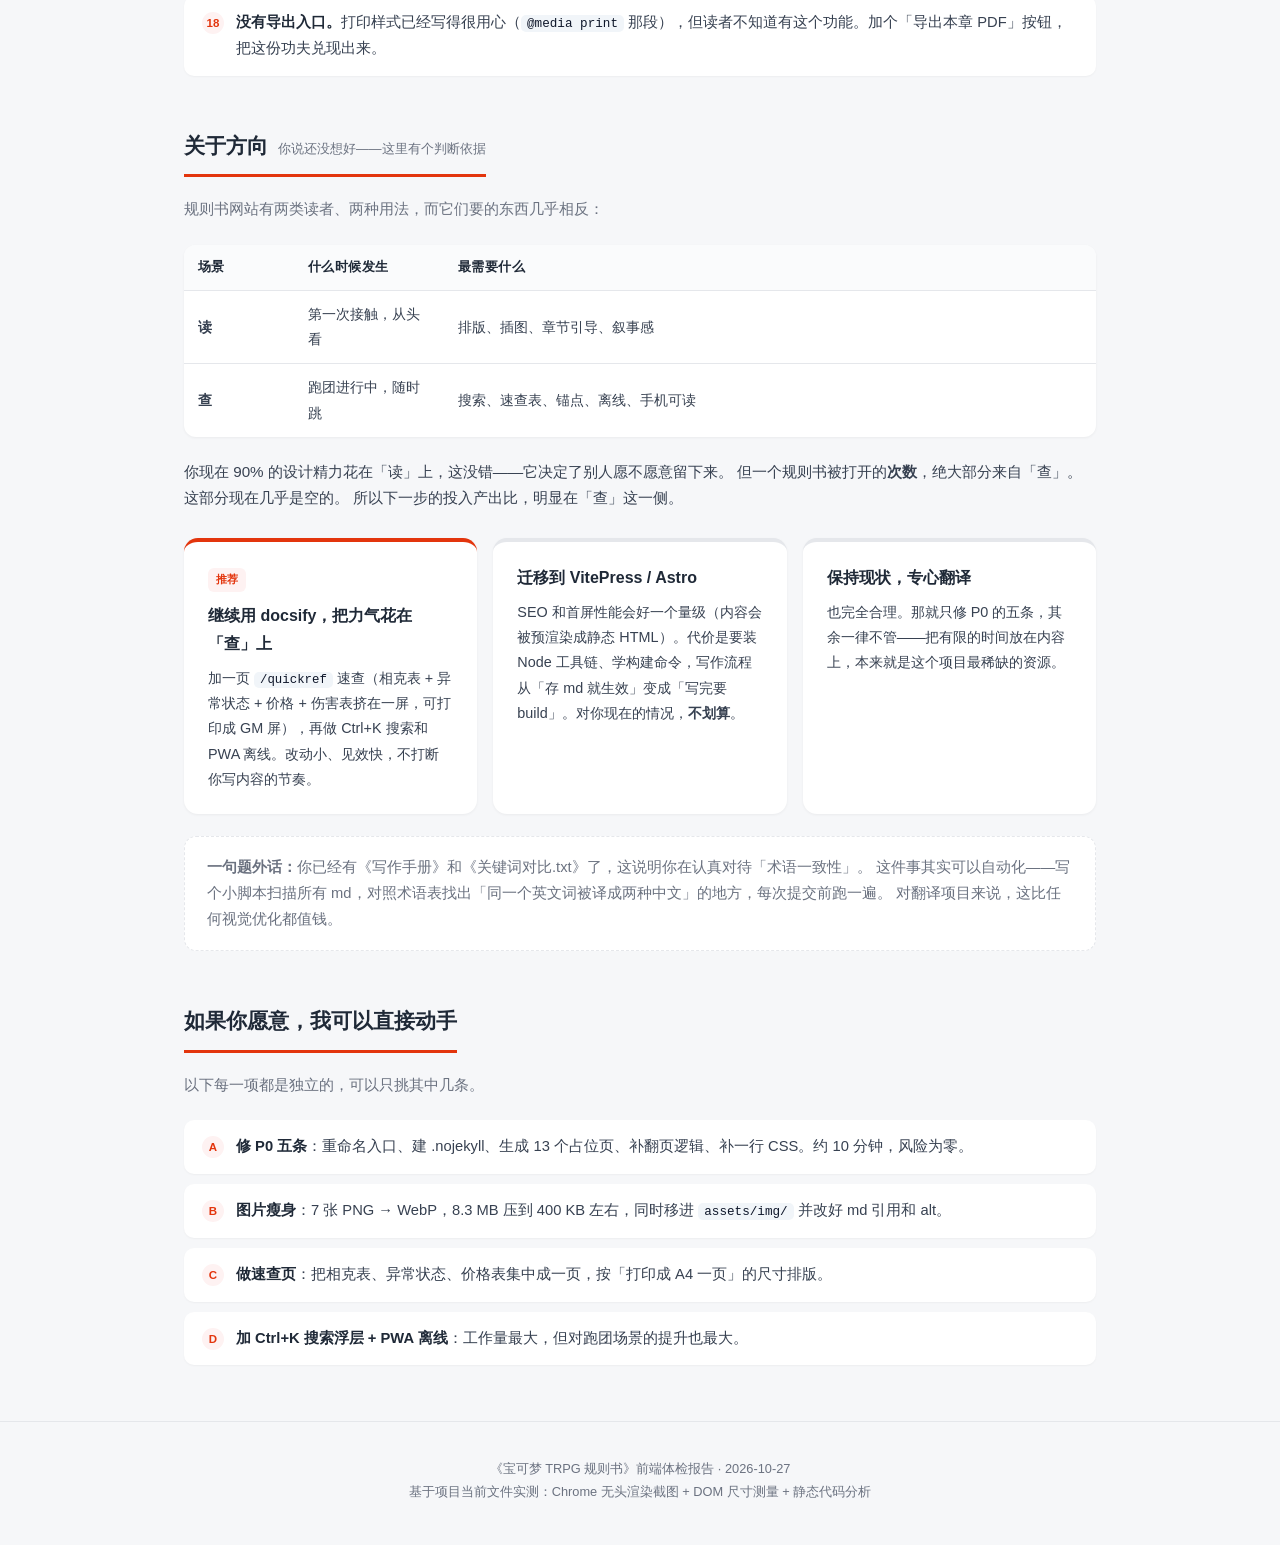
<file: 优化建议.html>
<!DOCTYPE html>
<html lang="zh-CN">
<head>
<meta charset="UTF-8">
<meta name="viewport" content="width=device-width, initial-scale=1.0">
<title>《宝可梦 TRPG 规则书》前端体检报告</title>
<style>
  :root{
    --red:#e3350d; --red-soft:#fef2f2; --ink:#1f2937; --body:#374151;
    --muted:#6b7280; --line:#e5e7eb; --bg:#f6f7f9; --card:#fff;
    --blue:#2563eb; --amber:#b45309; --green:#15803d;
  }
  *{box-sizing:border-box}
  html{-webkit-text-size-adjust:100%}
  body{
    margin:0; background:var(--bg); color:var(--body);
    font-family:-apple-system,BlinkMacSystemFont,"Segoe UI","PingFang SC",
                "Hiragino Sans GB","Microsoft YaHei",sans-serif;
    font-size:16px; line-height:1.75;
  }
  .wrap{max-width:960px;margin:0 auto;padding:0 24px}

  /* ---------- 状态横幅 ---------- */
  .notice{
    background:#fffbeb;border-bottom:1px solid #fde68a;color:#92400e;
    font-size:.88rem;line-height:1.7;padding:14px 24px;text-align:center;
  }
  .notice strong{color:#78350f}

  /* ---------- 封面 ---------- */
  .hero{
    background:linear-gradient(160deg,#e3350d 0%,#b3252a 100%);
    color:#fff; padding:64px 0 56px; margin-bottom:40px;
    position:relative; overflow:hidden;
  }
  .hero::after{
    content:""; position:absolute; right:-90px; top:-90px;
    width:340px; height:340px; border-radius:50%;
    border:28px solid rgba(255,255,255,.10);
  }
  .hero .kicker{
    font-size:.8rem; letter-spacing:.16em; text-transform:uppercase;
    opacity:.85; margin-bottom:14px;
  }
  .hero h1{
    font-size:2.1rem; line-height:1.35; margin:0 0 18px;
    font-weight:800; letter-spacing:.5px; max-width:720px;
  }
  .hero .lede{
    font-size:1.02rem; opacity:.94; max-width:680px; margin:0;
  }
  .stats{
    display:grid; grid-template-columns:repeat(4,1fr); gap:14px;
    margin-top:36px; position:relative; z-index:1;
  }
  .stat{
    background:rgba(255,255,255,.14); border:1px solid rgba(255,255,255,.22);
    border-radius:12px; padding:14px 16px; backdrop-filter:blur(4px);
  }
  .stat b{display:block;font-size:1.7rem;line-height:1.2;font-weight:800}
  .stat span{font-size:.76rem;opacity:.85;display:block;margin-top:2px}

  /* ---------- 区块 ---------- */
  section{margin-bottom:52px}
  h2{
    font-size:1.3rem; color:var(--ink); margin:0 0 6px;
    padding-bottom:10px; border-bottom:3px solid var(--red);
    display:inline-block; font-weight:800;
  }
  h2 .sub{font-size:.8rem;color:var(--muted);font-weight:400;margin-left:10px}
  .section-note{color:var(--muted);font-size:.92rem;margin:14px 0 22px}

  /* ---------- 结论 ---------- */
  .verdict{
    background:var(--card); border-radius:14px; padding:26px 30px;
    box-shadow:0 1px 3px rgba(0,0,0,.05); border-left:5px solid var(--red);
  }
  .verdict p{margin:0 0 12px}
  .verdict p:last-child{margin:0}
  .verdict strong{color:var(--ink)}

  /* ---------- 表格 ---------- */
  table{width:100%;border-collapse:collapse;background:var(--card);
    border-radius:12px;overflow:hidden;box-shadow:0 1px 3px rgba(0,0,0,.05);font-size:.9rem}
  th,td{padding:11px 14px;text-align:left;border-bottom:1px solid var(--line)}
  th{background:#fafbfc;font-weight:600;color:var(--ink);font-size:.82rem;
     letter-spacing:.03em}
  tr:last-child td{border-bottom:none}
  td.mono{font-variant-numeric:tabular-nums;white-space:nowrap}

  .pill{display:inline-block;padding:1px 9px;border-radius:99px;font-size:.74rem;
        font-weight:600;white-space:nowrap}
  .pill.ok{background:#ecfdf5;color:var(--green)}
  .pill.warn{background:#fffbeb;color:var(--amber)}
  .pill.bad{background:#fef2f2;color:var(--red)}

  /* ---------- 问题卡 ---------- */
  .issue{
    background:var(--card); border-radius:14px; padding:22px 26px 24px;
    box-shadow:0 1px 3px rgba(0,0,0,.05); margin-bottom:18px;
    border-left:5px solid var(--line);
  }
  .issue.p0{border-left-color:var(--red)}
  .issue.p1{border-left-color:#f59e0b}
  .issue.p2{border-left-color:#94a3b8}
  .issue-head{display:flex;align-items:baseline;gap:12px;margin-bottom:4px;flex-wrap:wrap}
  .num{
    font-size:.78rem;font-weight:800;color:var(--muted);
    font-variant-numeric:tabular-nums;letter-spacing:.04em;
  }
  .issue h3{font-size:1.04rem;margin:0;color:var(--ink);font-weight:700;flex:1;min-width:200px}
  .tag{font-size:.72rem;font-weight:700;padding:2px 9px;border-radius:6px}
  .tag.p0{background:var(--red-soft);color:var(--red)}
  .tag.p1{background:#fffbeb;color:var(--amber)}
  .tag.p2{background:#f1f5f9;color:#475569}

  .issue dl{margin:10px 0 0;display:grid;grid-template-columns:58px 1fr;gap:6px 14px}
  .issue dt{color:var(--muted);font-size:.8rem;font-weight:600;padding-top:3px}
  .issue dd{margin:0;font-size:.93rem}
  .issue dd p{margin:0 0 8px}
  .issue dd p:last-child{margin:0}

  code{
    background:#f1f5f9;padding:1px 6px;border-radius:5px;
    font-family:"Cascadia Code","SFMono-Regular",Consolas,monospace;
    font-size:.86em;color:#0f172a;word-break:break-word;
  }
  pre{
    background:#0f172a;color:#e2e8f0;padding:14px 16px;border-radius:10px;
    overflow-x:auto;font-size:.82rem;line-height:1.65;margin:8px 0 0;
  }
  pre code{background:none;color:inherit;padding:0;font-size:inherit}
  pre .c{color:#7c8ba1}

  figure{margin:16px 0 0}
  figure img{width:100%;border-radius:10px;border:1px solid var(--line);display:block}
  figcaption{font-size:.8rem;color:var(--muted);margin-top:8px;line-height:1.6}

  /* ---------- 清单 ---------- */
  .checklist{list-style:none;padding:0;margin:0}
  .checklist li{
    background:var(--card);border-radius:10px;padding:14px 18px;margin-bottom:10px;
    box-shadow:0 1px 2px rgba(0,0,0,.04);font-size:.92rem;
    display:flex;gap:12px;align-items:flex-start;
  }
  .checklist .dot{
    flex:none;width:22px;height:22px;border-radius:50%;background:var(--red-soft);
    color:var(--red);font-size:.72rem;font-weight:800;display:flex;
    align-items:center;justify-content:center;margin-top:2px;
  }
  .checklist b{color:var(--ink)}

  /* ---------- 方向 ---------- */
  .dirs{display:grid;grid-template-columns:repeat(auto-fit,minmax(260px,1fr));gap:16px}
  .dir{
    background:var(--card);border-radius:14px;padding:22px 24px;
    box-shadow:0 1px 3px rgba(0,0,0,.05);border-top:4px solid var(--line);
  }
  .dir.recommend{border-top-color:var(--red)}
  .dir h4{margin:0 0 8px;font-size:1rem;color:var(--ink)}
  .dir p{margin:0;font-size:.9rem;color:var(--body)}
  .dir .badge{
    display:inline-block;font-size:.7rem;font-weight:700;color:var(--red);
    background:var(--red-soft);padding:2px 8px;border-radius:6px;margin-bottom:10px;
  }

  .quote{
    background:#fff;border:1px dashed var(--line);border-radius:12px;
    padding:18px 22px;font-size:.92rem;color:var(--muted);margin-top:22px;
  }

  footer{
    text-align:center;color:var(--muted);font-size:.8rem;
    padding:36px 0 56px;border-top:1px solid var(--line);margin-top:56px;
  }

  @media (max-width:720px){
    .hero{padding:44px 0 40px}
    .hero h1{font-size:1.5rem}
    .stats{grid-template-columns:repeat(2,1fr)}
    .issue dl{grid-template-columns:1fr;gap:2px}
    .issue dt{padding-top:10px}
    .wrap{padding:0 16px}
  }
</style>
</head>
<body>

<div class="notice">
  <strong>⚠️ 本页是改造前的快照。</strong>
  文中 P0 的 5 项、P1 的 6 项已于 2026-10-27 全部修复（入口改名、图片转 WebP、翻页回顶、侧栏重构、右侧目录、CSS 整理）。
  正文与截图保留原样，作为对照记录；下面的问题描述不再代表当前站点状态。
</div>

<header class="hero">
  <div class="wrap">
    <div class="kicker">Frontend Review · 2026.10.27</div>
    <h1>《宝可梦 TRPG 规则书》<br>前端体检报告</h1>
    <p class="lede">
      整体底子比大多数同人规则站好：本地 vendor 可离线、Obsidian callout 语法、圆点属性语法、
      键盘可达性、打印样式都做到了。问题集中在「上线前必须补的洞」和「目录与内容的进度脱节」这两件事上。
    </p>
    <div class="stats">
      <div class="stat"><b>69</b><span>目录链接</span></div>
      <div class="stat"><b>5</b><span>真正能打开</span></div>
      <div class="stat"><b>8.3 MB</b><span>首页图片总量</span></div>
      <div class="stat"><b>0</b><span>index.html</span></div>
    </div>
  </div>
</header>

<div class="wrap">

  <section>
    <h2>一句话结论</h2>
    <div class="verdict">
      <p><strong>做得好的地方不用动</strong>——视觉系统、自定义语法、无障碍细节都在平均线以上，继续沿着现在的路子写内容就对了。</p>
      <p><strong>但有三件事在拖后腿</strong>：① 缺 <code>index.html</code>，现在这套东西没法正式上线；② 目录承诺了 13 章，实际只有 4 章，读者点开三分之二的链接看到的是「页面走丢了」；③ 7 张图 8.3 MB，手机打开角色创建那页要等很久。</p>
      <p>这三件事修完，这个站就从「能看的原型」变成「能发出去的成品」。剩下的都是锦上添花。</p>
    </div>
  </section>

  <section>
    <h2>体检表<span class="sub">按对读者的影响排序，不是按代码难度</span></h2>
    <table>
      <thead>
        <tr><th style="width:130px">维度</th><th style="width:90px">状态</th><th>说明</th></tr>
      </thead>
      <tbody>
        <tr><td>可部署性</td><td><span class="pill bad">阻断</span></td><td>没有 <code>index.html</code>，静态托管找不到入口</td></tr>
        <tr><td>导航完整性</td><td><span class="pill bad">严重</span></td><td>69 个链接里 64 个指向不存在的文件</td></tr>
        <tr><td>加载性能</td><td><span class="pill bad">严重</span></td><td>单页 8.3 MB 图片，单张 600×800 却占 2 MB</td></tr>
        <tr><td>视觉与排版</td><td><span class="pill warn">良好</span></td><td>体系完整，有 3 处小瑕疵（见 P0-5、P1-9、P1-11）</td></tr>
        <tr><td>可访问性</td><td><span class="pill ok">优秀</span></td><td>skip-link、aria、焦点管理、reduced-motion 都做了</td></tr>
        <tr><td>可维护性</td><td><span class="pill warn">一般</span></td><td>1777 行 CSS / 43 个 <code>!important</code>，改一处容易碰坏另一处</td></tr>
        <tr><td>检索体验</td><td><span class="pill warn">偏弱</span></td><td>搜索只是侧栏里的小输入框，跑团时不好用</td></tr>
        <tr><td>离线能力</td><td><span class="pill warn">缺失</span></td><td>vendor 已本地化，但没做缓存，断网就白屏</td></tr>
      </tbody>
    </table>
  </section>

  <section>
    <h2>P0 · 上线前必须修<span class="sub">5 项，都不难</span></h2>
    <p class="section-note">这几条不是「优化」，是「现在就是坏的」。</p>

    <article class="issue p0">
      <div class="issue-head">
        <span class="num">01</span>
        <h3>没有 index.html，这个站现在发布不出去</h3>
        <span class="tag p0">致命</span>
      </div>
      <dl>
        <dt>现象</dt>
        <dd>目录里只有 <code>index-v2.html</code>。GitHub Pages、Vercel、Netlify 都只认 <code>index.html</code> 作为入口，打开会是 404 或目录列表。</dd>
        <dt>改法</dt>
        <dd>
          <p>把 <code>index-v2.html</code> 改名为 <code>index.html</code>（旧的留一份 <code>index-v2.html.bak</code> 以防万一）。</p>
          <p>如果打算用 GitHub Pages，还要再建一个<strong>空的</strong> <code>.nojekyll</code> 文件——否则 Jekyll 会把下划线开头的 <code>_sidebar.md</code> 当特殊文件忽略掉，侧栏直接消失。这是 docsify + GitHub Pages 最经典的一个坑。</p>
<pre><code><span class="c"># 在项目根目录执行</span>
mv index-v2.html index.html
touch .nojekyll</code></pre>
        </dd>
      </dl>
    </article>

    <article class="issue p0">
      <div class="issue-head">
        <span class="num">02</span>
        <h3>目录有 69 个链接，只有 5 个能打开</h3>
        <span class="tag p0">致命</span>
      </div>
      <dl>
        <dt>现象</dt>
        <dd>侧栏列了 13 章 + 附录，但对应的 13 个 md 文件（<code>04-pokemon-battles.md</code>、<code>05-catching.md</code> … <code>appendix-glossary.md</code>）一个都还没写。读者点进去就是「页面走丢了」，而面包屑还理直气壮地显示着章节名。</dd>
        <dt>影响</dt>
        <dd>这是新读者第一分钟就会撞上的体验。更糟的是——他分不清「还没翻译」和「网站坏了」。</dd>
        <dt>改法</dt>
        <dd>
          <p><strong>推荐：给 13 个未完成的章节各建一个占位页</strong>，比直接藏起来好——目录保持完整，读者知道进度，搜索引擎也能收录。</p>
<pre><code># 🚧 旅途道具

&gt; [!note] 翻译进度
&gt; 本章正在翻译中，预计 2026 年 Q4 与大家见面。
&gt; 想参与校对？欢迎在仓库 Issue 里认领。

在完成之前，你可以先看：
- [属性相克表](typechart.md)
- [系统详解](02-system-explained.md)</code></pre>
          <p>这条语法你已经在用了（<code>&gt; [!note]</code> 会渲染成折叠的译注块），直接复用即可。</p>
        </dd>
      </dl>
      <figure>
        <img src="assets/review/404.png" alt="点击侧栏「道具与精灵球价格」后显示 404 页面">
        <figcaption>实测：点开「💊 道具与精灵球价格」后的样子。注意左侧高亮项右边那条<strong>绿色竖线</strong>——这是下面第 5 条要说的样式残留。</figcaption>
      </figure>
    </article>

    <article class="issue p0">
      <div class="issue-head">
        <span class="num">03</span>
        <h3>7 张图 8.3 MB，手机打开要等很久</h3>
        <span class="tag p0">致命</span>
      </div>
      <dl>
        <dt>现象</dt>
        <dd>
          <code>image.png</code> ~ <code>image-6.png</code> 一共 8.3 MB。但它们的实际尺寸只有 600×800 左右——
          617×792 的图却占了 1.87 MB，说明是没压缩过的 PNG 截图。
          同时它们躺在项目根目录，和你在《写作手册》里定的「图片统一放 <code>assets/img/</code>」规则自相矛盾；
          <code>alt</code> 文本也全是占位的 <code>alt text</code>。
        </dd>
        <dt>影响</dt>
        <dd>转到 WebP（质量 82）后，这 7 张大概能压到 400 KB 左右，<strong>体积降到原来的 5%</strong>，肉眼几乎看不出差别。</dd>
        <dt>改法</dt>
        <dd>
          <p>① 移到 <code>assets/img/</code> 并改成有意义的文件名（<code>sheet-trainer.png</code>、<code>sheet-pokemon.png</code>…）；<br>
             ② 批量转 WebP；<br>
             ③ 顺手把 alt 补成真正的描述——这既是无障碍，也是 SEO。</p>
<pre><code><span class="c"># 装个 Pillow 后批量处理</span>
python -m pip install pillow
python tools/optimize_images.py</code></pre>
          <p>这一步我可以直接帮你跑完，包括改 md 里的引用路径。</p>
        </dd>
      </dl>
    </article>

    <article class="issue p0">
      <div class="issue-head">
        <span class="num">04</span>
        <h3>首页的「下一节」按钮永远点不动</h3>
        <span class="tag p0">体验</span>
      </div>
      <dl>
        <dt>现象</dt>
        <dd>读者从首页进来，底部的「上一节 / 下一节」两个按钮都是禁用状态（已实测确认）。因为 <code>_sidebar.md</code> 里没有指向 README 的条目，<code>findCurrentIndex()</code> 返回 -1，于是前后都判定为「没有」。</dd>
        <dt>影响</dt>
        <dd>新读者读完欢迎页，唯一的出路是去左上角点开侧栏——白白丢掉一次「开始阅读」的引导。</dd>
        <dt>改法</dt>
        <dd>
          <p><code>assets/app.js</code> 第 381 行附近：</p>
<pre><code>var isHome = /^readme(\.md)?$/i.test(currentPath);
var prev = idx &gt; 0 ? links[idx - 1] : null;
var next = idx &gt;= 0
    ? (idx &lt; links.length - 1 ? links[idx + 1] : null)
    : (isHome ? links[0] : null);   <span class="c">// 首页 → 指向第一节</span></code></pre>
        </dd>
      </dl>
    </article>

    <article class="issue p0">
      <div class="issue-head">
        <span class="num">05</span>
        <h3>侧栏当前项右边多出一条绿线</h3>
        <span class="tag p0">视觉</span>
      </div>
      <dl>
        <dt>现象</dt>
        <dd><code>vendor/vue.css</code> 第 622 行给激活项留了 <code>border-right: 2px solid</code>（绿色）。你的主题覆盖了背景色、文字色和 <code>border-left-color</code>，唯独没管右边框，于是红底上挂了一条绿线。</dd>
        <dt>改法</dt>
        <dd>
          <p>在 <code>assets/theme.css</code> 第 1421 行那段「侧边栏当前页高亮」里补一行：</p>
<pre><code>.sidebar ul li.active &gt; a,
.sidebar-nav li.active &gt; a {
    border-right: none;
}</code></pre>
        </dd>
      </dl>
    </article>
  </section>

  <section>
    <h2>P1 · 结构问题<span class="sub">现在不疼，写到第 5 章就会疼</span></h2>
    <p class="section-note">这些是「地基」层面的问题。趁着只有 4 章，改起来最便宜。</p>

    <article class="issue p1">
      <div class="issue-head">
        <span class="num">06</span>
        <h3>侧栏把「页」和「页内锚点」混在一起了</h3>
        <span class="tag p1">结构</span>
      </div>
      <dl>
        <dt>现象</dt>
        <dd>「宝可梦对战」一章在侧栏被拆成 10 条锚点链接，同时 <code>subMaxLevel: 3</code> 还会把页面里的 H2/H3 自动再列一遍。等这一章真写出来，侧栏会膨胀到二十几条同页链接。</dd>
        <dt>影响</dt>
        <dd>更麻烦的是 <code>findCurrentIndex()</code> 为了绕开重复锚点，取的是「第一个匹配」——一旦 04 章落地，「上一节 / 下一节」会永远卡在该章第一条，翻不到下一页。</dd>
        <dt>改法</dt>
        <dd>
          <p>侧栏只放<strong>页面级</strong>链接（一章一条），页内导航交给右侧浮动的 TOC，或者干脆把 <code>subMaxLevel</code> 降到 <code>0</code>。
             顺带一提：中文锚点（<code>#属性</code>、<code>#先攻</code>）在不同浏览器里编码方式不一致，跨平台容易点不动，这也是少用锚点的一个理由。</p>
        </dd>
      </dl>
    </article>

    <article class="issue p1">
      <div class="issue-head">
        <span class="num">07</span>
        <h3>用 setTimeout 轮询等侧栏渲染</h3>
        <span class="tag p1">健壮性</span>
      </div>
      <dl>
        <dt>现象</dt>
        <dd><code>refreshChrome()</code> 里每 120ms 检查一次侧栏有没有出来，最多重试 5 次。网络慢的时候 600ms 不够，面包屑就停在「加载中…」；网络快的时候又白等。</dd>
        <dt>改法</dt>
        <dd>
          <p>docsify 提供了 <code>hook.ready</code>，而侧栏是异步 fetch 的，更稳的做法是观察节点出现：</p>
<pre><code>var nav = document.querySelector('.sidebar-nav');
if (nav) { refreshChrome(); }
else {
  new MutationObserver(function (m, obs) {
    if (document.querySelector('.sidebar-nav')) { obs.disconnect(); refreshChrome(); }
  }).observe(document.body, { childList: true, subtree: true });
}</code></pre>
        </dd>
      </dl>
    </article>

    <article class="issue p1">
      <div class="issue-head">
        <span class="num">08</span>
        <h3>面包屑靠「猜 DOM 结构」拿分组名</h3>
        <span class="tag p1">健壮性</span>
      </div>
      <dl>
        <dt>现象</dt>
        <dd><code>getGroupLabel()</code> 沿着 <code>li → ul → li</code> 一层层往上爬，再从子节点里捞第一个非空文本当作分组名。只要 <code>_sidebar.md</code> 换个写法（比如去掉加粗、改成 H3 标题、或多套一层列表），面包屑就会显示成空白或错误的分组。</dd>
        <dt>改法</dt>
        <dd>
          <p>把「分组 → 页面」的对应关系从 DOM 里解放出来，单独维护一份结构，例如在 <code>assets/</code> 下加一个 <code>nav-data.js</code>，与 <code>_sidebar.md</code> 同源生成。虽然多一个文件，但改目录时不会连累面包屑和翻页逻辑。</p>
        </dd>
      </dl>
    </article>

    <article class="issue p1">
      <div class="issue-head">
        <span class="num">09</span>
        <h3>theme.css 1777 行、43 个 !important</h3>
        <span class="tag p1">可维护性</span>
      </div>
      <dl>
        <dt>现象</dt>
        <dd>从 <code>index.html</code> 的内联样式抽出来时保留了 8 空格缩进；颜色大量硬编码（<code>#4b5563</code>、<code>#ea580c</code>…），而 <code>:root</code> 里只定义了 7 个变量；<code>!important</code> 用了 43 次，多数是为了压过 vue.css。</dd>
        <dt>影响</dt>
        <dd>现在还能改得动，但每加一个样式都要试一下会不会把别处顶掉。文件到 3000 行时会变成泥潭。</dd>
        <dt>改法</dt>
        <dd>
          <p>不用大动。分三步：① 用编辑器格式化统一缩进；② 把重复出现的颜色收进 <code>:root</code>；③ 在文件顶部加一个目录注释（<code>/* 1. 变量 2. 布局 3. 侧栏 … */</code>）。半小时的事，后面省很多。</p>
        </dd>
      </dl>
    </article>

    <article class="issue p1">
      <div class="issue-head">
        <span class="num">10</span>
        <h3>有一批写了但没用的样式和代码</h3>
        <span class="tag p1">清理</span>
      </div>
      <dl>
        <dt>现象</dt>
        <dd>
          <code>theme.css</code> 里那套 <code>img.sheet-figure</code>（角色卡示意图，1486 行起）在 md 里一次都没被调用；
          <code>app.js</code> 里的 <code>window.toggleInsert</code> 兼容层、<code>.app-nav</code> 的隐藏规则，也都已经没有对应内容了。
        </dd>
        <dt>改法</dt>
        <dd>
          <p>两种处理：要么在 md 里真正用起来（<code>![训练家卡](assets/img/sheet-trainer.webp){.sheet-figure}</code>，配合 docsify 的 <code>image</code> 属性支持），要么删掉。留着不用比删掉更让人困惑。</p>
        </dd>
      </dl>
    </article>

    <article class="issue p1">
      <div class="issue-head">
        <span class="num">11</span>
        <h3>正文没有中文字体栈</h3>
        <span class="tag p1">观感</span>
      </div>
      <dl>
        <dt>现象</dt>
        <dd>正文继承的是 <code>"Source Sans Pro", "Helvetica Neue", Arial</code>——这三个字体都没有汉字。中文实际是靠浏览器逐个字回退到系统字体，Windows 是微软雅黑、macOS 是苹方、安卓是思源，三端字形和行高都不一样。</dd>
        <dt>改法</dt>
        <dd>
<pre><code>.markdown-section {
    font-family: -apple-system, "Segoe UI", "PingFang SC",
                 "Hiragino Sans GB", "Microsoft YaHei",
                 "Source Han Sans SC", sans-serif;
}</code></pre>
          <p>顺带：中文正文的 <code>line-height</code> 建议 1.85～1.9，比英文需要的更松；你现在的 1.8 已经接近了。</p>
        </dd>
      </dl>
    </article>
  </section>

  <section>
    <h2>P2 · 打磨清单<span class="sub">不急，但做了会明显不一样</span></h2>
    <ul class="checklist">
      <li><span class="dot">12</span><div><b>搜索太弱。</b>现在是侧栏顶部一个小输入框。规则书的真实用法是「跑团到一半，翻到某条规则」——建议加一个 <kbd>Ctrl</kbd>+<kbd>K</kbd> 唤起的全屏搜索浮层，支持中英双查（你手上的《关键词对比.txt》正好能当别名表用）。</div></li>
      <li><span class="dot">13</span><div><b>没有离线能力。</b>vendor 已经全部本地化了，只差一个 Service Worker 就能变成 PWA——加到手机主屏，断网也能查规则。对跑团现场来说是刚需，成本却很低。</div></li>
      <li><span class="dot">14</span><div><b>分享出去没有缩略图。</b>缺 <code>og:image</code> 和 <code>apple-touch-icon</code>，发到群里是一张白卡。补两张图的事。</div></li>
      <li><span class="dot">15</span><div><b>骰子只是个彩蛋。</b>规则本身就是骰池制（<code>dice-pool</code> 样式都写好了），不如把它做成真工具：选骰池大小 → 掷 → 显示成功数。GM 会天天用。</div></li>
      <li><span class="dot">16</span><div><b>首页不像封面。</b>现在是一段纯文字。放一张插图、一句标语、三个入口（开始阅读 / 速查表 / 术语表），转化率会差很多。</div></li>
      <li><span class="dot">17</span><div><b>更新日志散在 README 里。</b>翻译项目最需要「进度感」，单独做一页时间轴，读者会回访。</div></li>
      <li><span class="dot">18</span><div><b>没有导出入口。</b>打印样式已经写得很用心（<code>@media print</code> 那段），但读者不知道有这个功能。加个「导出本章 PDF」按钮，把这份功夫兑现出来。</div></li>
    </ul>
  </section>

  <section>
    <h2>关于方向<span class="sub">你说还没想好——这里有个判断依据</span></h2>
    <p class="section-note">
      规则书网站有两类读者、两种用法，而它们要的东西几乎相反：
    </p>
    <table style="margin-bottom:22px">
      <thead><tr><th style="width:110px">场景</th><th style="width:150px">什么时候发生</th><th>最需要什么</th></tr></thead>
      <tbody>
        <tr><td><b>读</b></td><td>第一次接触，从头看</td><td>排版、插图、章节引导、叙事感</td></tr>
        <tr><td><b>查</b></td><td>跑团进行中，随时跳</td><td>搜索、速查表、锚点、离线、手机可读</td></tr>
      </tbody>
    </table>
    <p style="font-size:.95rem">
      你现在 90% 的设计精力花在「读」上，这没错——它决定了别人愿不愿意留下来。
      但一个规则书被打开的<strong>次数</strong>，绝大部分来自「查」。这部分现在几乎是空的。
      所以下一步的投入产出比，明显在「查」这一侧。
    </p>

    <div class="dirs" style="margin-top:26px">
      <div class="dir recommend">
        <span class="badge">推荐</span>
        <h4>继续用 docsify，把力气花在「查」上</h4>
        <p>加一页 <code>/quickref</code> 速查（相克表 + 异常状态 + 价格 + 伤害表挤在一屏，可打印成 GM 屏），再做 Ctrl+K 搜索和 PWA 离线。改动小、见效快，不打断你写内容的节奏。</p>
      </div>
      <div class="dir">
        <h4>迁移到 VitePress / Astro</h4>
        <p>SEO 和首屏性能会好一个量级（内容会被预渲染成静态 HTML）。代价是要装 Node 工具链、学构建命令，写作流程从「存 md 就生效」变成「写完要 build」。对你现在的情况，<strong>不划算</strong>。</p>
      </div>
      <div class="dir">
        <h4>保持现状，专心翻译</h4>
        <p>也完全合理。那就只修 P0 的五条，其余一律不管——把有限的时间放在内容上，本来就是这个项目最稀缺的资源。</p>
      </div>
    </div>

    <div class="quote">
      <strong>一句题外话：</strong>你已经有《写作手册》和《关键词对比.txt》了，这说明你在认真对待「术语一致性」。
      这件事其实可以自动化——写个小脚本扫描所有 md，对照术语表找出「同一个英文词被译成两种中文」的地方，每次提交前跑一遍。
      对翻译项目来说，这比任何视觉优化都值钱。
    </div>
  </section>

  <section>
    <h2>如果你愿意，我可以直接动手</h2>
    <p class="section-note">以下每一项都是独立的，可以只挑其中几条。</p>
    <ul class="checklist">
      <li><span class="dot">A</span><div><b>修 P0 五条</b>：重命名入口、建 .nojekyll、生成 13 个占位页、补翻页逻辑、补一行 CSS。约 10 分钟，风险为零。</div></li>
      <li><span class="dot">B</span><div><b>图片瘦身</b>：7 张 PNG → WebP，8.3 MB 压到 400 KB 左右，同时移进 <code>assets/img/</code> 并改好 md 引用和 alt。</div></li>
      <li><span class="dot">C</span><div><b>做速查页</b>：把相克表、异常状态、价格表集中成一页，按「打印成 A4 一页」的尺寸排版。</div></li>
      <li><span class="dot">D</span><div><b>加 Ctrl+K 搜索浮层 + PWA 离线</b>：工作量最大，但对跑团场景的提升也最大。</div></li>
    </ul>
  </section>

</div>

<footer>
  《宝可梦 TRPG 规则书》前端体检报告 · 2026-10-27<br>
  基于项目当前文件实测：Chrome 无头渲染截图 + DOM 尺寸测量 + 静态代码分析
</footer>

</body>
</html>
</file>
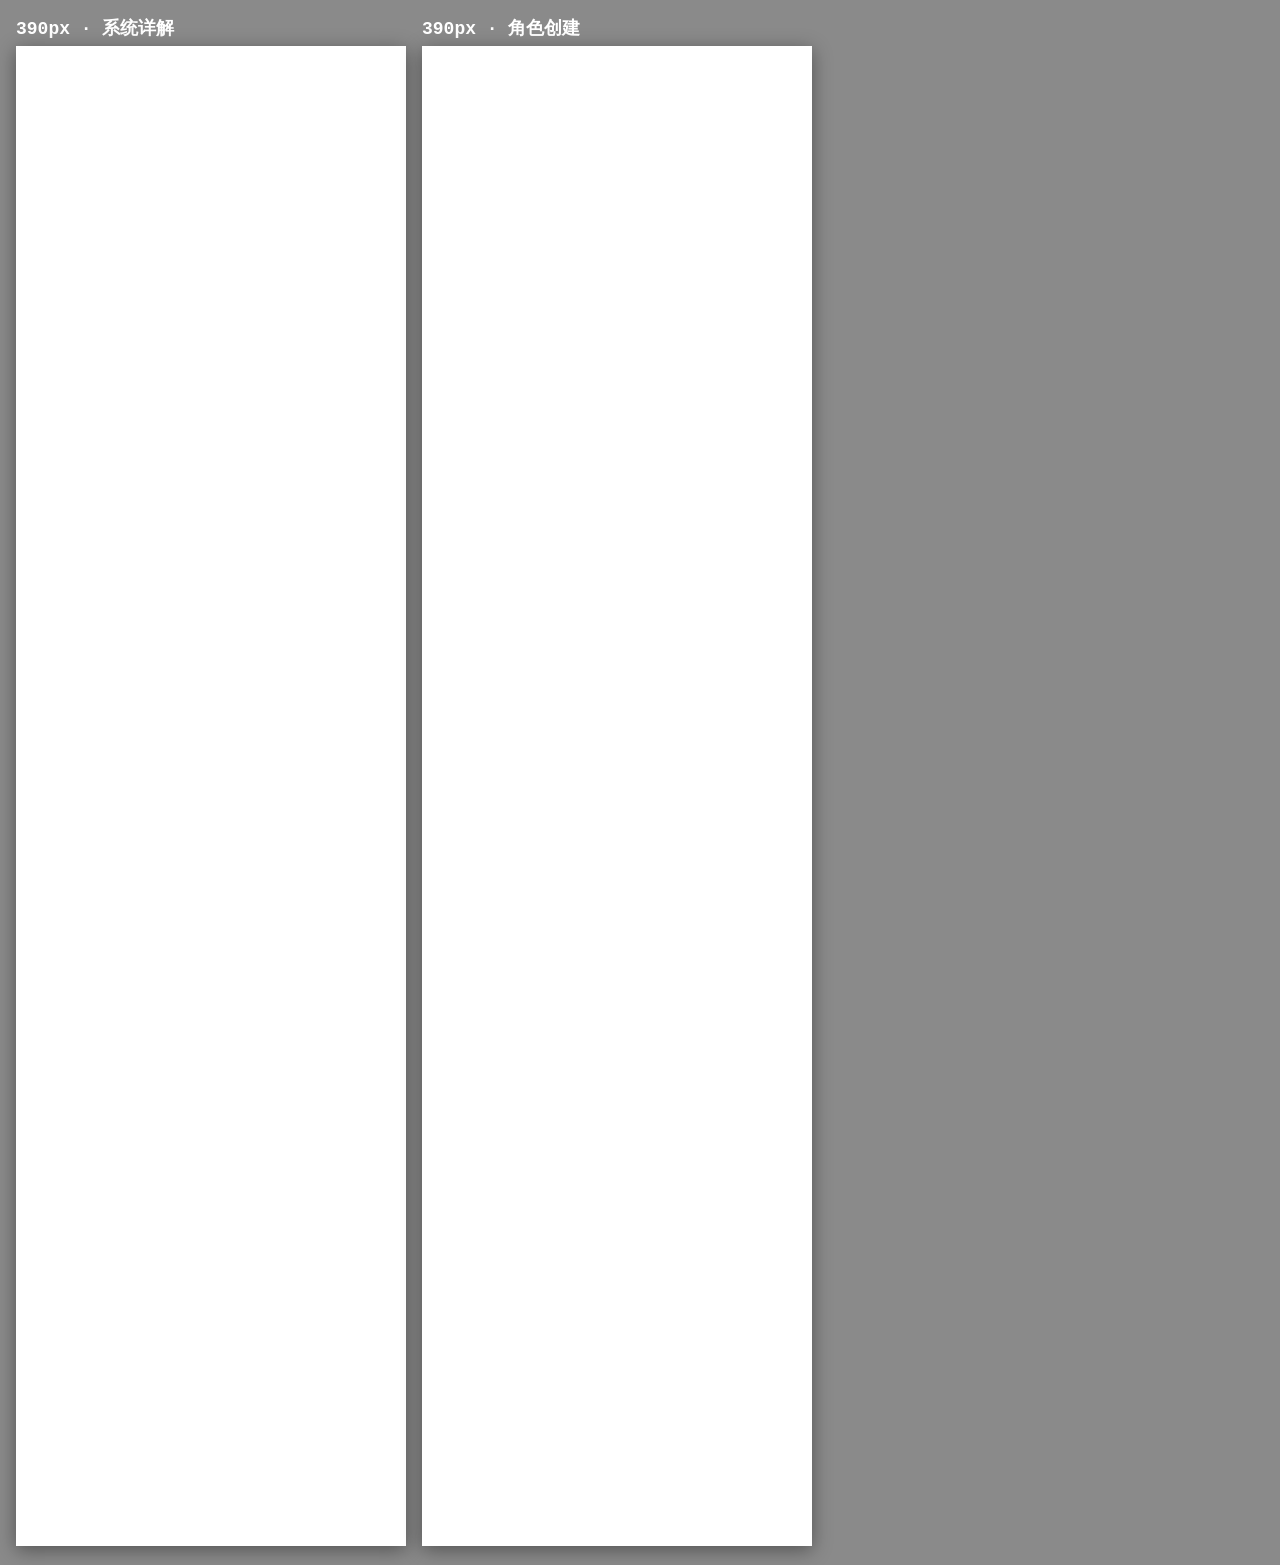
<file: _dev/mobile-preview.html>
<!DOCTYPE html>
<html><head><meta charset="utf-8"><title>移动端预览</title>
<style>
  html,body{margin:0;background:#8a8a8a;font:12px monospace}
  .wrap{display:flex;gap:16px;padding:16px;align-items:flex-start}
  iframe{width:390px;height:1500px;border:0;background:#fff;box-shadow:0 4px 18px rgba(0,0,0,.4)}
  h2{color:#fff;margin:0 0 6px}
</style></head>
<body>
<div class="wrap">
  <div><h2>390px · 系统详解</h2>
    <iframe src="http://127.0.0.1:8000/#/02-system-explained"></iframe></div>
  <div><h2>390px · 角色创建</h2>
    <iframe src="http://127.0.0.1:8000/#/03-character-creation"></iframe></div>
</div>
</body></html>
</file>
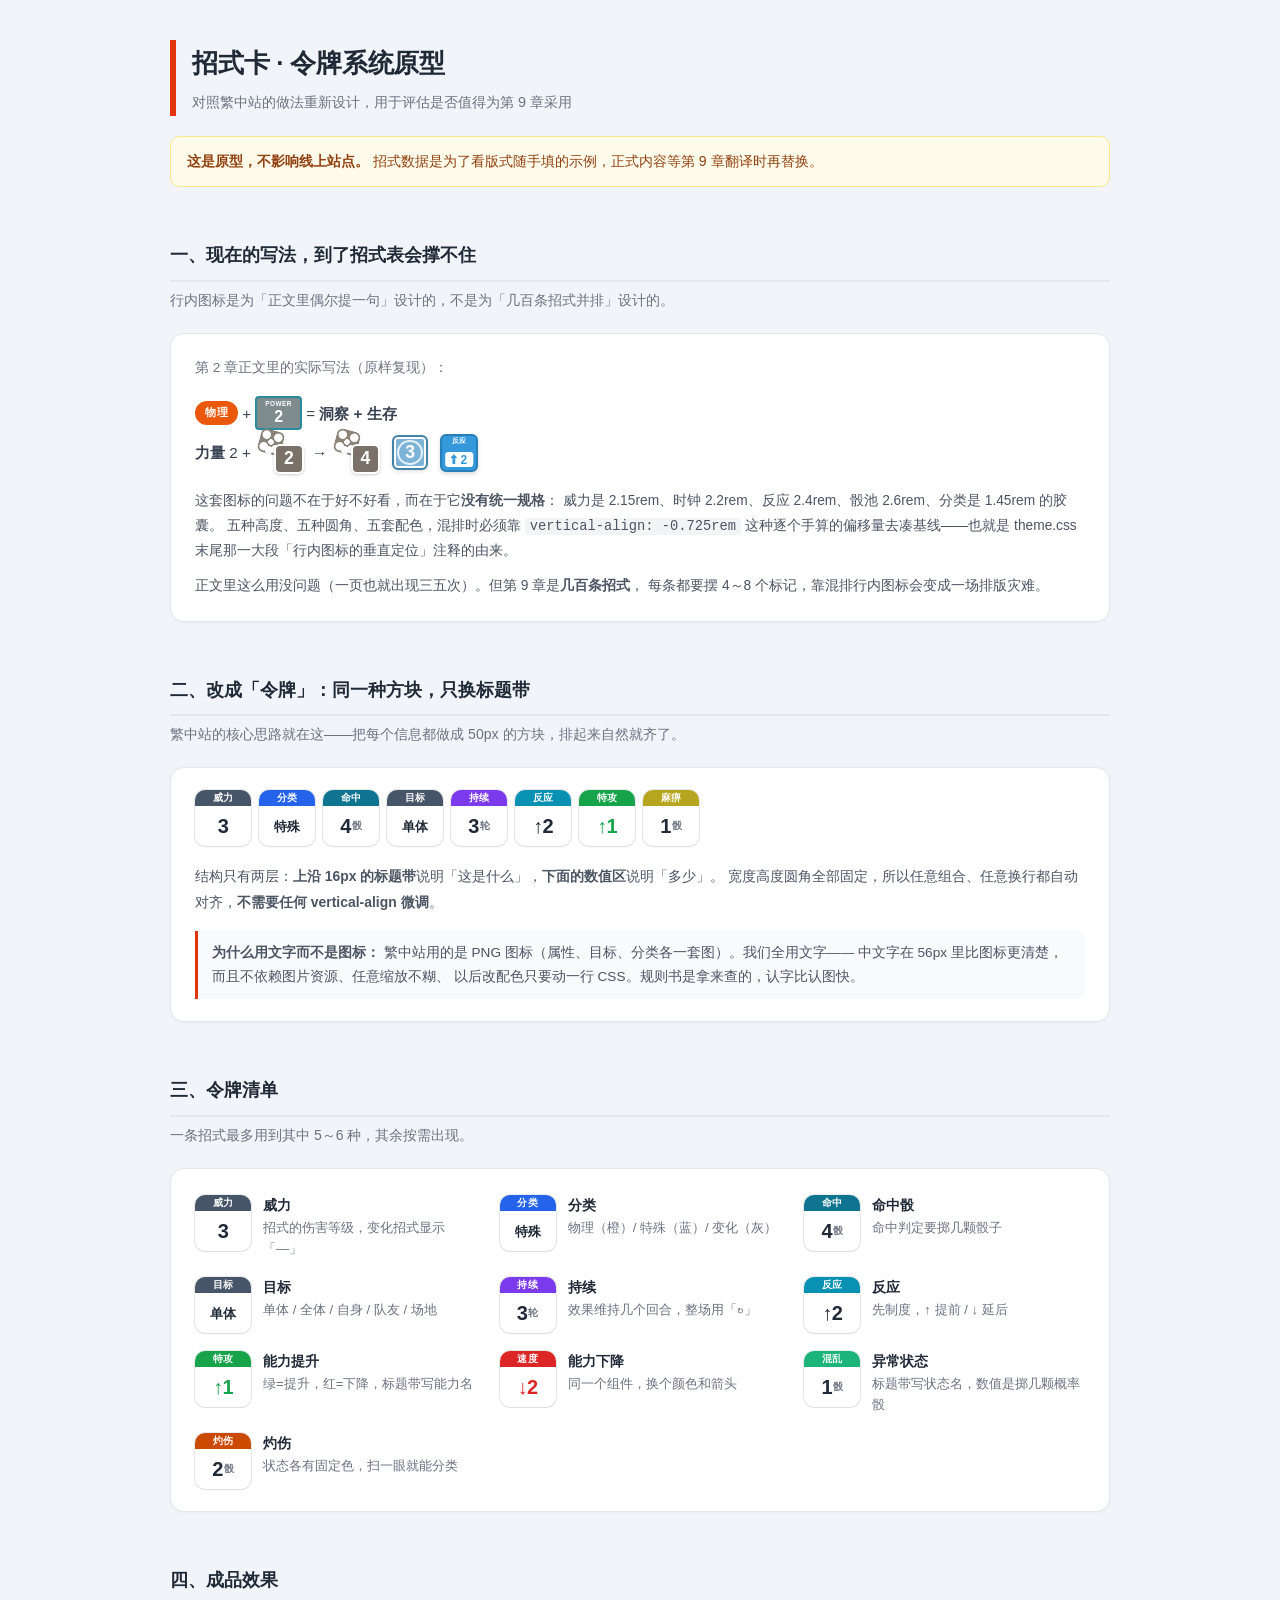
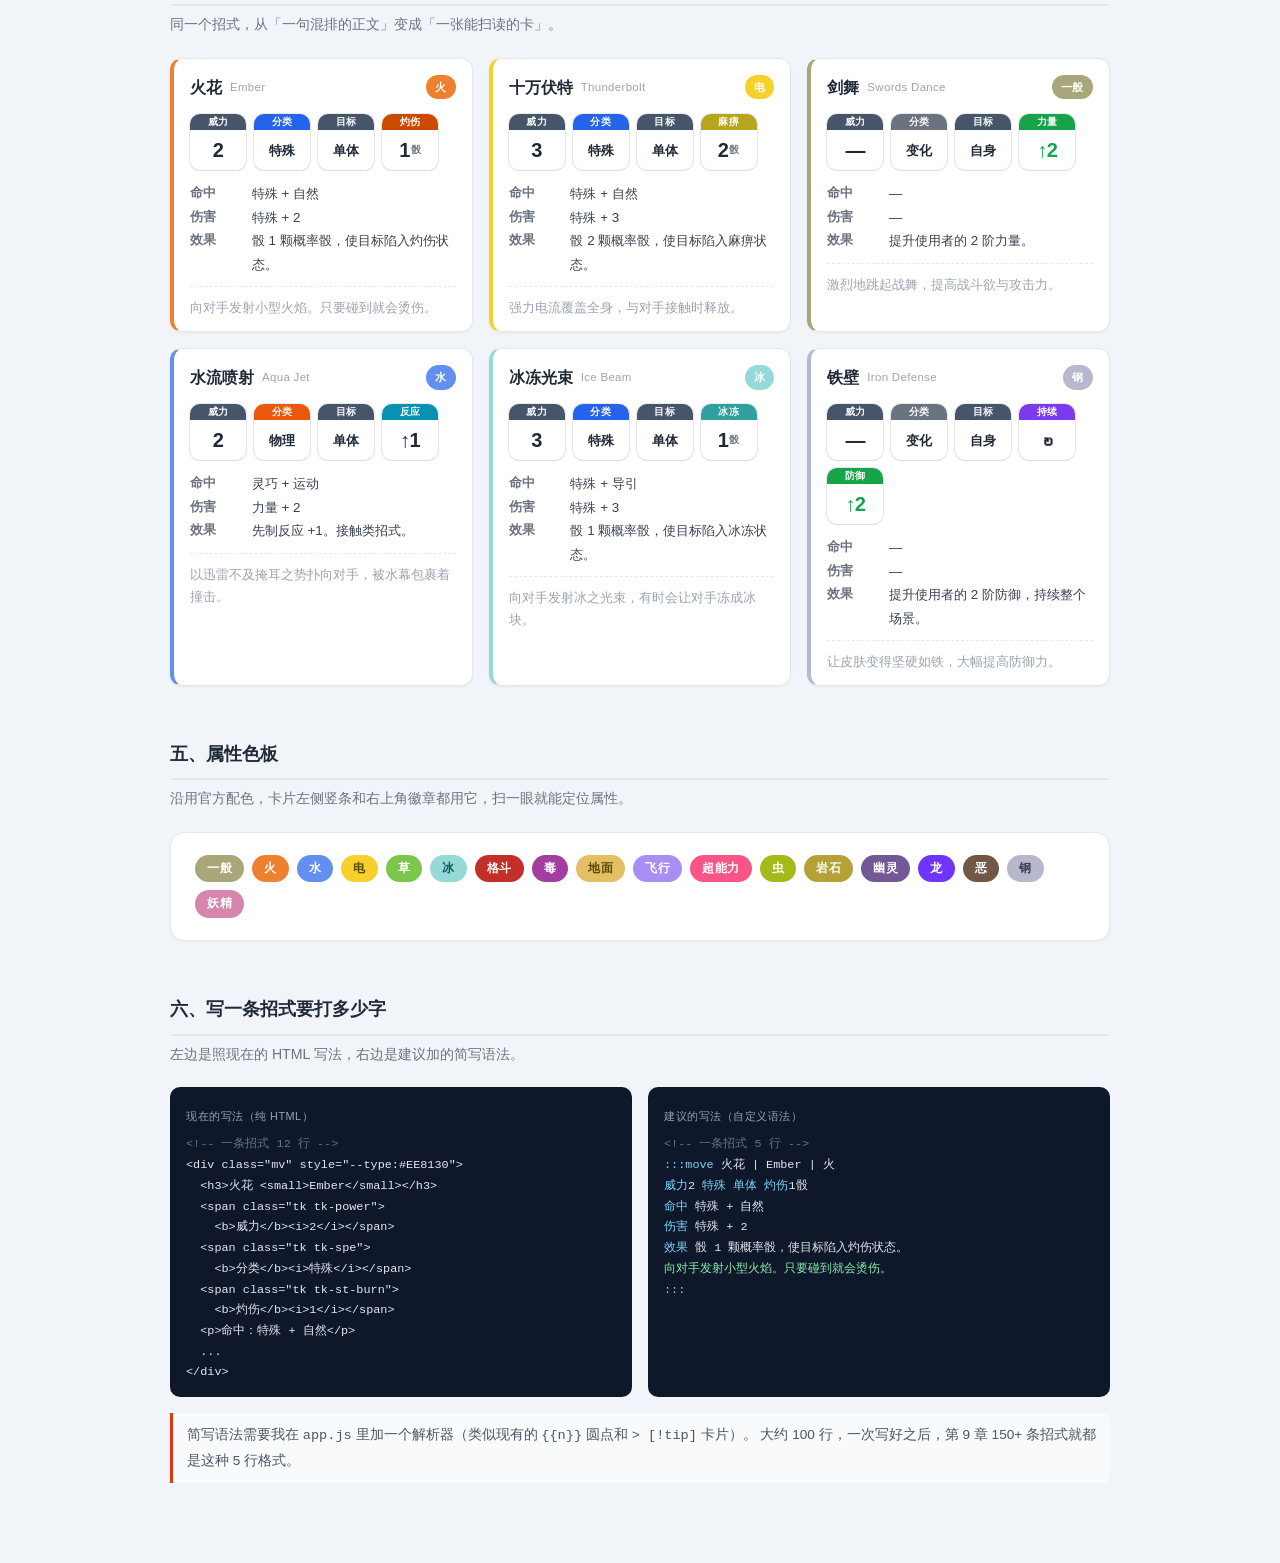
<file: _dev/招式卡原型.html>
<!DOCTYPE html>
<html lang="zh-CN">
<head>
<meta charset="UTF-8">
<meta name="viewport" content="width=device-width, initial-scale=1.0">
<title>招式卡 · 令牌系统原型</title>
<style>
/* ============================================================
   招式卡原型 —— 只用于对比评估，不属于线上站点
   设计目标：
     1. 让「威力 / 分类 / 目标 / 持续 / 反应 / 能力变化 / 异常状态」
        变成同一种规格的方块令牌，排版天然对齐
     2. 全部用文字 + CSS 绘制，不依赖任何图片资源，缩放不糊
     3. 配色沿用本站（红 #e3350d、浅灰底、白色卡片）
   ============================================================ */

:root {
    --poke-red: #e3350d;
    --content-bg: #f1f5f9;
    --card-bg: #ffffff;
    --text-main: #374151;
    --text-title: #1f2937;
    --border: #e5e7eb;
    --up: #16a34a;
    --down: #dc2626;
}

* { box-sizing: border-box; }

body {
    margin: 0;
    background: var(--content-bg);
    color: var(--text-main);
    font-family: -apple-system, BlinkMacSystemFont, "Segoe UI",
                 "PingFang SC", "Hiragino Sans GB", "Microsoft YaHei",
                 "Source Han Sans SC", "Noto Sans CJK SC", sans-serif;
    line-height: 1.8;
    font-size: 15px;
}

.wrap { max-width: 980px; margin: 0 auto; padding: 40px 20px 80px; }

/* ---------- 页面标题 ---------- */
.page-hd {
    border-left: 6px solid var(--poke-red);
    padding-left: 16px;
    margin-bottom: 8px;
}
.page-hd h1 {
    margin: 0;
    font-size: 1.6rem;
    color: var(--text-title);
    letter-spacing: -0.2px;
}
.page-hd p { margin: 4px 0 0; color: #6b7280; font-size: 0.9rem; }

.notice {
    background: #fffbeb;
    border: 1px solid #fde68a;
    border-radius: 10px;
    padding: 12px 16px;
    font-size: 0.88rem;
    color: #92400e;
    margin: 20px 0 36px;
}

/* ---------- 章节 ---------- */
.sec { margin-top: 52px; }
.sec > h2 {
    font-size: 1.12rem;
    color: var(--text-title);
    margin: 0 0 6px;
    padding-bottom: 8px;
    border-bottom: 2px solid #e2e8f0;
}
.sec > .sub { color: #6b7280; font-size: 0.88rem; margin: 0 0 20px; }

.panel {
    background: var(--card-bg);
    border: 1px solid var(--border);
    border-radius: 14px;
    padding: 22px 24px;
    box-shadow: 0 1px 3px rgba(0, 0, 0, 0.04);
}

/* ============================================================
   一、旧写法（照抄 theme.css 里的行内图标，用于对比）
   ============================================================ */
.legacy-sentence {
    font-size: 0.95rem;
    line-height: 2.4;
    color: var(--text-main);
}

.pw {
    display: inline-block;
    overflow: hidden;
    height: 2.15rem;
    text-align: center;
    background: #7f8c8d;
    border: 2px solid #2b8a9e;
    border-radius: 4px;
    color: white;
    padding: 2px 8px;
    vertical-align: -0.725rem;
    line-height: 1.1;
    font-family: "Arial Black", Impact, sans-serif;
}
.pw::before {
    content: "POWER";
    display: block;
    font-family: Arial, sans-serif;
    font-size: 0.4rem;
    font-weight: 800;
    letter-spacing: 0.5px;
    margin-bottom: 1px;
}
.pw::after {
    content: attr(data-n);
    display: block;
    font-size: 1rem;
    font-weight: 900;
}

.bg {
    display: inline-block;
    overflow: hidden;
    height: 1.45rem;
    line-height: 1.45rem;
    font-size: 0.7rem;
    font-weight: 700;
    padding: 0 10px;
    border-radius: 12px;
    color: #fff;
    vertical-align: -0.375rem;
    letter-spacing: 0.5px;
}
.bg.phy { background: #ea580c; }
.bg.phy::before { content: "物理"; }
.bg.spe { background: #2563eb; }
.bg.spe::before { content: "特殊"; }
.bg.sta { background: #6b7280; }
.bg.sta::before { content: "变化"; }

.clock {
    width: 2.2rem;
    height: 2.2rem;
    background: #7cb3d6;
    border: 2px solid #4383a8;
    border-radius: 6px;
    display: inline-block;
    vertical-align: -0.75rem;
    position: relative;
    margin: 0 4px;
    box-shadow: inset 0 0 0 2px #fff, 0 2px 4px rgba(0, 0, 0, 0.1);
}
.clock::before {
    content: "";
    position: absolute;
    inset: 3px;
    border: 2px solid #fff;
    border-radius: 50%;
    opacity: 0.8;
}
.clock::after {
    content: attr(data-n);
    position: absolute;
    inset: 0;
    display: flex;
    align-items: center;
    justify-content: center;
    color: #fff;
    font-weight: 800;
    font-size: 1.1rem;
    line-height: 1;
    z-index: 1;
}

.react {
    display: inline-block;
    position: relative;
    width: 2.4rem;
    height: 2.4rem;
    background: #3498db;
    border-radius: 6px;
    border: 2px solid #2980b9;
    vertical-align: -0.85rem;
    margin: 0 4px;
    box-shadow: 0 2px 4px rgba(0, 0, 0, 0.15);
}
.react::before {
    content: "反应";
    position: absolute;
    top: 2px;
    left: 0;
    right: 0;
    text-align: center;
    color: #fff;
    font-size: 0.42rem;
    font-weight: 700;
    letter-spacing: 0.5px;
    line-height: 1;
}
.react::after {
    content: "⬆ " attr(data-n);
    position: absolute;
    bottom: 3px;
    left: 50%;
    transform: translateX(-50%);
    background: #fff;
    color: #3498db;
    border-radius: 3px;
    width: 80%;
    height: 15px;
    display: flex;
    align-items: center;
    justify-content: center;
    font-size: 0.75rem;
    font-weight: 800;
    line-height: 1;
}

.dice-pool {
    display: inline-block;
    position: relative;
    width: 2.8rem;
    height: 2.6rem;
    vertical-align: -0.95rem;
    margin: 0 4px;
}
.dice-pool::before {
    content: "";
    position: absolute;
    top: -2px;
    left: 0;
    width: 1.5rem;
    height: 1.5rem;
    background-color: #8c8378;
    border-radius: 6px;
    transform: rotate(15deg);
    background-image:
        radial-gradient(circle at 25% 25%, #fff 15%, transparent 18%),
        radial-gradient(circle at 75% 25%, #fff 15%, transparent 18%),
        radial-gradient(circle at 50% 50%, #fff 15%, transparent 18%),
        radial-gradient(circle at 25% 75%, #fff 15%, transparent 18%),
        radial-gradient(circle at 75% 75%, #fff 15%, transparent 18%),
        radial-gradient(circle at 50% 85%, #fff 15%, transparent 18%);
    z-index: 1;
}
.dice-pool::after {
    content: attr(data-n);
    position: absolute;
    bottom: 0;
    right: 0;
    width: 1.6rem;
    height: 1.6rem;
    background-color: #7a7169;
    border: 2px solid #fff;
    border-radius: 6px;
    display: flex;
    align-items: center;
    justify-content: center;
    color: #fff;
    font-size: 1.1rem;
    font-weight: 900;
    font-family: "Arial Black", Impact, sans-serif;
    box-shadow: 0 1px 3px rgba(0, 0, 0, 0.2);
    z-index: 2;
    line-height: 1;
}

/* ============================================================
   二、令牌系统
   ------------------------------------------------------------
   统一规格：56 × 56，上沿一条 16px 的彩色标题带，下面是数值区。
   标题带说明「这是什么」，数值区说明「多少」。
   所有令牌都是 block 级、固定尺寸，所以横向排布天然对齐，
   不需要任何 vertical-align 补丁。
   ============================================================ */
.tks {
    display: flex;
    flex-wrap: wrap;
    gap: 8px;
    align-items: flex-start;
}

.tk {
    width: 56px;
    height: 56px;
    flex: 0 0 auto;
    border-radius: 10px;
    overflow: hidden;
    background: #fff;
    display: flex;
    flex-direction: column;
    box-shadow: 0 0 0 1px rgba(15, 23, 42, 0.09), 0 1px 2px rgba(15, 23, 42, 0.06);
}

.tk-cap {
    height: 16px;
    line-height: 16px;
    font-size: 9.5px;
    font-weight: 700;
    letter-spacing: 0.4px;
    text-align: center;
    color: #fff;
    background: #64748b;
    flex: 0 0 auto;
}

.tk-val {
    flex: 1;
    display: flex;
    align-items: center;
    justify-content: center;
    font-size: 20px;
    font-weight: 800;
    color: var(--text-title);
    line-height: 1;
    font-family: "Arial Black", Impact, "Segoe UI", sans-serif;
    letter-spacing: -0.5px;
}

/* 数值区里的中文标签（如「物理」「单体」），比数字小一号 */
.tk-val.cn {
    font-family: inherit;
    font-size: 13px;
    font-weight: 700;
    letter-spacing: 0;
}

/* 数值区里的「单位」后缀 */
.tk-val .u {
    font-size: 10px;
    font-weight: 600;
    margin-left: 1px;
    color: #6b7280;
    letter-spacing: 0;
}

/* --- 各类型令牌的标题带配色 --- */
.tk-power  .tk-cap { background: #475569; }
.tk-phy    .tk-cap { background: #ea580c; }
.tk-spe    .tk-cap { background: #2563eb; }
.tk-sta    .tk-cap { background: #6b7280; }
.tk-acc    .tk-cap { background: #0e7490; }
.tk-dur    .tk-cap { background: #7c3aed; }
.tk-react  .tk-cap { background: #0891b2; }
.tk-target .tk-cap { background: #475569; }
.tk-up     .tk-cap { background: var(--up); }
.tk-down   .tk-cap { background: var(--down); }

.tk-up   .tk-val { color: var(--up); }
.tk-down .tk-val { color: var(--down); }

/* 异常状态令牌：标题带用状态色，数值是「骰几颗」 */
.tk-st-confuse  .tk-cap { background: #1cb579; }
.tk-st-burn     .tk-cap { background: #cc4a00; }
.tk-st-para     .tk-cap { background: #b8a51f; }
.tk-st-poison   .tk-cap { background: #8b3f97; }
.tk-st-sleep    .tk-cap { background: #8a8f7e; }
.tk-st-freeze   .tk-cap { background: #2f9fa0; }
.tk-st-flinch   .tk-cap { background: #4a537b; }

/* ---------- 令牌说明表 ---------- */
.tk-legend {
    display: grid;
    grid-template-columns: repeat(auto-fill, minmax(210px, 1fr));
    gap: 18px 24px;
    margin-top: 4px;
}
.tk-item { display: flex; gap: 12px; align-items: flex-start; }
.tk-item .txt { font-size: 0.82rem; line-height: 1.6; }
.tk-item .txt b { display: block; color: var(--text-title); font-size: 0.86rem; }
.tk-item .txt span { color: #6b7280; }

/* ============================================================
   三、招式卡
   ============================================================ */
.mv-grid {
    display: grid;
    grid-template-columns: repeat(auto-fill, minmax(300px, 1fr));
    gap: 16px;
}

.mv {
    background: var(--card-bg);
    border: 1px solid var(--border);
    border-left: 4px solid var(--type);
    border-radius: 12px;
    padding: 14px 16px 12px;
    box-shadow: 0 1px 3px rgba(0, 0, 0, 0.05);
}

.mv-hd {
    display: flex;
    align-items: center;
    gap: 8px;
    margin-bottom: 12px;
}
.mv-hd h3 {
    margin: 0;
    font-size: 1.02rem;
    color: var(--text-title);
    font-weight: 700;
}
.mv-alias {
    font-size: 0.72rem;
    color: #9ca3af;
    font-family: "Segoe UI", Arial, sans-serif;
    letter-spacing: 0.3px;
}
.mv-type {
    margin-left: auto;
    font-size: 0.7rem;
    font-weight: 700;
    color: #fff;
    background: var(--type);
    padding: 2px 9px;
    border-radius: 999px;
    letter-spacing: 0.5px;
}

.mv .tks { margin-bottom: 12px; }

.mv-info {
    margin: 0;
    font-size: 0.84rem;
    line-height: 1.75;
}
.mv-info div { display: flex; gap: 8px; }
.mv-info b {
    flex: 0 0 4.2em;
    color: #6b7280;
    font-weight: 600;
    font-size: 0.8rem;
}
.mv-info span { flex: 1; color: var(--text-main); }

.mv-flavor {
    margin: 10px 0 0;
    padding-top: 10px;
    border-top: 1px dashed #e5e7eb;
    font-size: 0.8rem;
    color: #9ca3af;
    line-height: 1.7;
}

/* ============================================================
   四、属性色板
   ============================================================ */
.types {
    display: flex;
    flex-wrap: wrap;
    gap: 8px;
}
.type-chip {
    padding: 3px 12px;
    border-radius: 999px;
    color: #fff;
    font-size: 0.76rem;
    font-weight: 700;
    letter-spacing: 0.5px;
}

/* ============================================================
   五、写法对比
   ============================================================ */
.code-cmp {
    display: grid;
    grid-template-columns: 1fr 1fr;
    gap: 16px;
}
@media (max-width: 760px) { .code-cmp { grid-template-columns: 1fr; } }

.code-box {
    background: #0f172a;
    border-radius: 10px;
    padding: 14px 16px;
    overflow-x: auto;
}
.code-box .tag {
    display: inline-block;
    font-size: 0.68rem;
    color: #94a3b8;
    letter-spacing: 0.5px;
    margin-bottom: 8px;
}
.code-box pre {
    margin: 0;
    font-family: "Cascadia Code", Consolas, "Courier New", monospace;
    font-size: 0.74rem;
    line-height: 1.75;
    color: #e2e8f0;
    white-space: pre;
}
.code-box .c { color: #64748b; }
.code-box .k { color: #7dd3fc; }
.code-box .s { color: #86efac; }

.tip {
    background: #f8fafc;
    border-left: 3px solid var(--poke-red);
    padding: 10px 14px;
    border-radius: 0 8px 8px 0;
    font-size: 0.85rem;
    color: #4b5563;
    margin-top: 16px;
}
</style>
</head>
<body>
<div class="wrap">

    <div class="page-hd">
        <h1>招式卡 · 令牌系统原型</h1>
        <p>对照繁中站的做法重新设计，用于评估是否值得为第 9 章采用</p>
    </div>

    <div class="notice">
        <b>这是原型，不影响线上站点。</b>
        招式数据是为了看版式随手填的示例，正式内容等第 9 章翻译时再替换。
    </div>

    <!-- ============================================================
         一、现状
         ============================================================ -->
    <section class="sec">
        <h2>一、现在的写法，到了招式表会撑不住</h2>
        <p class="sub">行内图标是为「正文里偶尔提一句」设计的，不是为「几百条招式并排」设计的。</p>

        <div class="panel">
            <p style="margin:0 0 6px;font-size:.85rem;color:#6b7280;">第 2 章正文里的实际写法（原样复现）：</p>
            <p class="legacy-sentence">
                <span class="bg phy"></span> + <span class="pw" data-n="2"></span> = <b>洞察 + 生存</b><br>
                <b>力量</b> 2 + <span class="dice-pool" data-n="2"></span> →
                <span class="dice-pool" data-n="4"></span>
                <span class="clock" data-n="3"></span>
                <span class="react" data-n="2"></span>
            </p>
            <p style="margin:14px 0 0;font-size:.86rem;color:#4b5563;">
                这套图标的问题不在于好不好看，而在于它<strong>没有统一规格</strong>：
                威力是 2.15rem、时钟 2.2rem、反应 2.4rem、骰池 2.6rem、分类是 1.45rem 的胶囊。
                五种高度、五种圆角、五套配色，混排时必须靠
                <code style="background:#f3f4f6;padding:1px 5px;border-radius:4px;">vertical-align: -0.725rem</code>
                这种逐个手算的偏移量去凑基线——也就是 theme.css 末尾那一大段「行内图标的垂直定位」注释的由来。
            </p>
            <p style="margin:10px 0 0;font-size:.86rem;color:#4b5563;">
                正文里这么用没问题（一页也就出现三五次）。但第 9 章是<strong>几百条招式</strong>，
                每条都要摆 4～8 个标记，靠混排行内图标会变成一场排版灾难。
            </p>
        </div>
    </section>

    <!-- ============================================================
         二、令牌系统
         ============================================================ -->
    <section class="sec">
        <h2>二、改成「令牌」：同一种方块，只换标题带</h2>
        <p class="sub">繁中站的核心思路就在这——把每个信息都做成 50px 的方块，排起来自然就齐了。</p>

        <div class="panel">
            <div class="tks" style="margin-bottom:18px;">
                <div class="tk tk-power"><div class="tk-cap">威力</div><div class="tk-val">3</div></div>
                <div class="tk tk-spe"><div class="tk-cap">分类</div><div class="tk-val cn">特殊</div></div>
                <div class="tk tk-acc"><div class="tk-cap">命中</div><div class="tk-val">4<span class="u">骰</span></div></div>
                <div class="tk tk-target"><div class="tk-cap">目标</div><div class="tk-val cn">单体</div></div>
                <div class="tk tk-dur"><div class="tk-cap">持续</div><div class="tk-val">3<span class="u">轮</span></div></div>
                <div class="tk tk-react"><div class="tk-cap">反应</div><div class="tk-val">↑2</div></div>
                <div class="tk tk-up"><div class="tk-cap">特攻</div><div class="tk-val">↑1</div></div>
                <div class="tk tk-st-para"><div class="tk-cap">麻痹</div><div class="tk-val">1<span class="u">骰</span></div></div>
            </div>

            <p style="margin:0;font-size:.87rem;color:#4b5563;">
                结构只有两层：<b>上沿 16px 的标题带</b>说明「这是什么」，<b>下面的数值区</b>说明「多少」。
                宽度高度圆角全部固定，所以任意组合、任意换行都自动对齐，<strong>不需要任何 vertical-align 微调</strong>。
            </p>

            <div class="tip">
                <b>为什么用文字而不是图标：</b>
                繁中站用的是 PNG 图标（属性、目标、分类各一套图）。我们全用文字——
                中文字在 56px 里比图标更清楚，而且不依赖图片资源、任意缩放不糊、
                以后改配色只要动一行 CSS。规则书是拿来查的，认字比认图快。
            </div>
        </div>
    </section>

    <!-- ============================================================
         三、令牌全家福
         ============================================================ -->
    <section class="sec">
        <h2>三、令牌清单</h2>
        <p class="sub">一条招式最多用到其中 5～6 种，其余按需出现。</p>

        <div class="panel">
            <div class="tk-legend">
                <div class="tk-item">
                    <div class="tk tk-power"><div class="tk-cap">威力</div><div class="tk-val">3</div></div>
                    <div class="txt"><b>威力</b><span>招式的伤害等级，变化招式显示「—」</span></div>
                </div>
                <div class="tk-item">
                    <div class="tk tk-spe"><div class="tk-cap">分类</div><div class="tk-val cn">特殊</div></div>
                    <div class="txt"><b>分类</b><span>物理（橙）/ 特殊（蓝）/ 变化（灰）</span></div>
                </div>
                <div class="tk-item">
                    <div class="tk tk-acc"><div class="tk-cap">命中</div><div class="tk-val">4<span class="u">骰</span></div></div>
                    <div class="txt"><b>命中骰</b><span>命中判定要掷几颗骰子</span></div>
                </div>
                <div class="tk-item">
                    <div class="tk tk-target"><div class="tk-cap">目标</div><div class="tk-val cn">单体</div></div>
                    <div class="txt"><b>目标</b><span>单体 / 全体 / 自身 / 队友 / 场地</span></div>
                </div>
                <div class="tk-item">
                    <div class="tk tk-dur"><div class="tk-cap">持续</div><div class="tk-val">3<span class="u">轮</span></div></div>
                    <div class="txt"><b>持续</b><span>效果维持几个回合，整场用「↻」</span></div>
                </div>
                <div class="tk-item">
                    <div class="tk tk-react"><div class="tk-cap">反应</div><div class="tk-val">↑2</div></div>
                    <div class="txt"><b>反应</b><span>先制度，↑ 提前 / ↓ 延后</span></div>
                </div>
                <div class="tk-item">
                    <div class="tk tk-up"><div class="tk-cap">特攻</div><div class="tk-val">↑1</div></div>
                    <div class="txt"><b>能力提升</b><span>绿=提升，红=下降，标题带写能力名</span></div>
                </div>
                <div class="tk-item">
                    <div class="tk tk-down"><div class="tk-cap">速度</div><div class="tk-val">↓2</div></div>
                    <div class="txt"><b>能力下降</b><span>同一个组件，换个颜色和箭头</span></div>
                </div>
                <div class="tk-item">
                    <div class="tk tk-st-confuse"><div class="tk-cap">混乱</div><div class="tk-val">1<span class="u">骰</span></div></div>
                    <div class="txt"><b>异常状态</b><span>标题带写状态名，数值是掷几颗概率骰</span></div>
                </div>
                <div class="tk-item">
                    <div class="tk tk-st-burn"><div class="tk-cap">灼伤</div><div class="tk-val">2<span class="u">骰</span></div></div>
                    <div class="txt"><b>灼伤</b><span>状态各有固定色，扫一眼就能分类</span></div>
                </div>
            </div>
        </div>
    </section>

    <!-- ============================================================
         四、成品招式卡
         ============================================================ -->
    <section class="sec">
        <h2>四、成品效果</h2>
        <p class="sub">同一个招式，从「一句混排的正文」变成「一张能扫读的卡」。</p>

        <div class="mv-grid">

            <article class="mv" style="--type:#EE8130;">
                <div class="mv-hd">
                    <h3>火花</h3><span class="mv-alias">Ember</span>
                    <span class="mv-type">火</span>
                </div>
                <div class="tks">
                    <div class="tk tk-power"><div class="tk-cap">威力</div><div class="tk-val">2</div></div>
                    <div class="tk tk-spe"><div class="tk-cap">分类</div><div class="tk-val cn">特殊</div></div>
                    <div class="tk tk-target"><div class="tk-cap">目标</div><div class="tk-val cn">单体</div></div>
                    <div class="tk tk-st-burn"><div class="tk-cap">灼伤</div><div class="tk-val">1<span class="u">骰</span></div></div>
                </div>
                <div class="mv-info">
                    <div><b>命中</b><span>特殊 + 自然</span></div>
                    <div><b>伤害</b><span>特殊 + 2</span></div>
                    <div><b>效果</b><span>骰 1 颗概率骰，使目标陷入灼伤状态。</span></div>
                </div>
                <p class="mv-flavor">向对手发射小型火焰。只要碰到就会烫伤。</p>
            </article>

            <article class="mv" style="--type:#F7D02C;">
                <div class="mv-hd">
                    <h3>十万伏特</h3><span class="mv-alias">Thunderbolt</span>
                    <span class="mv-type">电</span>
                </div>
                <div class="tks">
                    <div class="tk tk-power"><div class="tk-cap">威力</div><div class="tk-val">3</div></div>
                    <div class="tk tk-spe"><div class="tk-cap">分类</div><div class="tk-val cn">特殊</div></div>
                    <div class="tk tk-target"><div class="tk-cap">目标</div><div class="tk-val cn">单体</div></div>
                    <div class="tk tk-st-para"><div class="tk-cap">麻痹</div><div class="tk-val">2<span class="u">骰</span></div></div>
                </div>
                <div class="mv-info">
                    <div><b>命中</b><span>特殊 + 自然</span></div>
                    <div><b>伤害</b><span>特殊 + 3</span></div>
                    <div><b>效果</b><span>骰 2 颗概率骰，使目标陷入麻痹状态。</span></div>
                </div>
                <p class="mv-flavor">强力电流覆盖全身，与对手接触时释放。</p>
            </article>

            <article class="mv" style="--type:#A8A77A;">
                <div class="mv-hd">
                    <h3>剑舞</h3><span class="mv-alias">Swords Dance</span>
                    <span class="mv-type">一般</span>
                </div>
                <div class="tks">
                    <div class="tk tk-power"><div class="tk-cap">威力</div><div class="tk-val">—</div></div>
                    <div class="tk tk-sta"><div class="tk-cap">分类</div><div class="tk-val cn">变化</div></div>
                    <div class="tk tk-target"><div class="tk-cap">目标</div><div class="tk-val cn">自身</div></div>
                    <div class="tk tk-up"><div class="tk-cap">力量</div><div class="tk-val">↑2</div></div>
                </div>
                <div class="mv-info">
                    <div><b>命中</b><span>—</span></div>
                    <div><b>伤害</b><span>—</span></div>
                    <div><b>效果</b><span>提升使用者的 2 阶力量。</span></div>
                </div>
                <p class="mv-flavor">激烈地跳起战舞，提高战斗欲与攻击力。</p>
            </article>

            <article class="mv" style="--type:#6390F0;">
                <div class="mv-hd">
                    <h3>水流喷射</h3><span class="mv-alias">Aqua Jet</span>
                    <span class="mv-type">水</span>
                </div>
                <div class="tks">
                    <div class="tk tk-power"><div class="tk-cap">威力</div><div class="tk-val">2</div></div>
                    <div class="tk tk-phy"><div class="tk-cap">分类</div><div class="tk-val cn">物理</div></div>
                    <div class="tk tk-target"><div class="tk-cap">目标</div><div class="tk-val cn">单体</div></div>
                    <div class="tk tk-react"><div class="tk-cap">反应</div><div class="tk-val">↑1</div></div>
                </div>
                <div class="mv-info">
                    <div><b>命中</b><span>灵巧 + 运动</span></div>
                    <div><b>伤害</b><span>力量 + 2</span></div>
                    <div><b>效果</b><span>先制反应 +1。接触类招式。</span></div>
                </div>
                <p class="mv-flavor">以迅雷不及掩耳之势扑向对手，被水幕包裹着撞击。</p>
            </article>

            <article class="mv" style="--type:#96D9D6;">
                <div class="mv-hd">
                    <h3>冰冻光束</h3><span class="mv-alias">Ice Beam</span>
                    <span class="mv-type">冰</span>
                </div>
                <div class="tks">
                    <div class="tk tk-power"><div class="tk-cap">威力</div><div class="tk-val">3</div></div>
                    <div class="tk tk-spe"><div class="tk-cap">分类</div><div class="tk-val cn">特殊</div></div>
                    <div class="tk tk-target"><div class="tk-cap">目标</div><div class="tk-val cn">单体</div></div>
                    <div class="tk tk-st-freeze"><div class="tk-cap">冰冻</div><div class="tk-val">1<span class="u">骰</span></div></div>
                </div>
                <div class="mv-info">
                    <div><b>命中</b><span>特殊 + 导引</span></div>
                    <div><b>伤害</b><span>特殊 + 3</span></div>
                    <div><b>效果</b><span>骰 1 颗概率骰，使目标陷入冰冻状态。</span></div>
                </div>
                <p class="mv-flavor">向对手发射冰之光束，有时会让对手冻成冰块。</p>
            </article>

            <article class="mv" style="--type:#B7B7CE;">
                <div class="mv-hd">
                    <h3>铁壁</h3><span class="mv-alias">Iron Defense</span>
                    <span class="mv-type">钢</span>
                </div>
                <div class="tks">
                    <div class="tk tk-power"><div class="tk-cap">威力</div><div class="tk-val">—</div></div>
                    <div class="tk tk-sta"><div class="tk-cap">分类</div><div class="tk-val cn">变化</div></div>
                    <div class="tk tk-target"><div class="tk-cap">目标</div><div class="tk-val cn">自身</div></div>
                    <div class="tk tk-dur"><div class="tk-cap">持续</div><div class="tk-val">↻</div></div>
                    <div class="tk tk-up"><div class="tk-cap">防御</div><div class="tk-val">↑2</div></div>
                </div>
                <div class="mv-info">
                    <div><b>命中</b><span>—</span></div>
                    <div><b>伤害</b><span>—</span></div>
                    <div><b>效果</b><span>提升使用者的 2 阶防御，持续整个场景。</span></div>
                </div>
                <p class="mv-flavor">让皮肤变得坚硬如铁，大幅提高防御力。</p>
            </article>

        </div>
    </section>

    <!-- ============================================================
         五、属性色板
         ============================================================ -->
    <section class="sec">
        <h2>五、属性色板</h2>
        <p class="sub">沿用官方配色，卡片左侧竖条和右上角徽章都用它，扫一眼就能定位属性。</p>

        <div class="panel">
            <div class="types">
                <span class="type-chip" style="background:#A8A77A">一般</span>
                <span class="type-chip" style="background:#EE8130">火</span>
                <span class="type-chip" style="background:#6390F0">水</span>
                <span class="type-chip" style="background:#F7D02C;color:#5c4a00">电</span>
                <span class="type-chip" style="background:#7AC74C">草</span>
                <span class="type-chip" style="background:#96D9D6;color:#125a5c">冰</span>
                <span class="type-chip" style="background:#C22E28">格斗</span>
                <span class="type-chip" style="background:#A33EA1">毒</span>
                <span class="type-chip" style="background:#E2BF65;color:#5c4a00">地面</span>
                <span class="type-chip" style="background:#A98FF3">飞行</span>
                <span class="type-chip" style="background:#F95587">超能力</span>
                <span class="type-chip" style="background:#A6B91A">虫</span>
                <span class="type-chip" style="background:#B6A136">岩石</span>
                <span class="type-chip" style="background:#735797">幽灵</span>
                <span class="type-chip" style="background:#6F35FC">龙</span>
                <span class="type-chip" style="background:#705746">恶</span>
                <span class="type-chip" style="background:#B7B7CE;color:#3f3f52">钢</span>
                <span class="type-chip" style="background:#D685AD">妖精</span>
            </div>
        </div>
    </section>

    <!-- ============================================================
         六、写法
         ============================================================ -->
    <section class="sec">
        <h2>六、写一条招式要打多少字</h2>
        <p class="sub">左边是照现在的 HTML 写法，右边是建议加的简写语法。</p>

        <div class="code-cmp">
            <div class="code-box">
                <span class="tag">现在的写法（纯 HTML）</span>
<pre><span class="c">&lt;!-- 一条招式 12 行 --&gt;</span>
&lt;div class="mv" style="--type:#EE8130"&gt;
  &lt;h3&gt;火花 &lt;small&gt;Ember&lt;/small&gt;&lt;/h3&gt;
  &lt;span class="tk tk-power"&gt;
    &lt;b&gt;威力&lt;/b&gt;&lt;i&gt;2&lt;/i&gt;&lt;/span&gt;
  &lt;span class="tk tk-spe"&gt;
    &lt;b&gt;分类&lt;/b&gt;&lt;i&gt;特殊&lt;/i&gt;&lt;/span&gt;
  &lt;span class="tk tk-st-burn"&gt;
    &lt;b&gt;灼伤&lt;/b&gt;&lt;i&gt;1&lt;/i&gt;&lt;/span&gt;
  &lt;p&gt;命中：特殊 + 自然&lt;/p&gt;
  ...
&lt;/div&gt;</pre>
            </div>

            <div class="code-box">
                <span class="tag">建议的写法（自定义语法）</span>
<pre><span class="c">&lt;!-- 一条招式 5 行 --&gt;</span>
<span class="k">:::move</span> 火花 | Ember | 火
<span class="k">威力</span>2 <span class="k">特殊</span> <span class="k">单体</span> <span class="k">灼伤</span>1骰
<span class="k">命中</span> 特殊 + 自然
<span class="k">伤害</span> 特殊 + 2
<span class="k">效果</span> 骰 1 颗概率骰，使目标陷入灼伤状态。
<span class="s">向对手发射小型火焰。只要碰到就会烫伤。</span>
<span class="k">:::</span></pre>
            </div>
        </div>

        <div class="tip">
            简写语法需要我在 <code>app.js</code> 里加一个解析器（类似现有的
            <code>{{n}}</code> 圆点和 <code>&gt; [!tip]</code> 卡片）。
            大约 100 行，一次写好之后，第 9 章 150+ 条招式就都是这种 5 行格式。
        </div>
    </section>

</div>
</body>
</html>
</file>
<file: vendor/vue.css>
@import url("https://fonts.googleapis.com/css?family=Roboto+Mono|Source+Sans+Pro:300,400,600");
* {
  -webkit-font-smoothing: antialiased;
  -webkit-overflow-scrolling: touch;
  -webkit-tap-highlight-color: rgba(0,0,0,0);
  -webkit-text-size-adjust: none;
  -webkit-touch-callout: none;
  box-sizing: border-box;
}
body:not(.ready) {
  overflow: hidden;
}
body:not(.ready) [data-cloak],
body:not(.ready) .app-nav,
body:not(.ready) > nav {
  display: none;
}
div#app {
  font-size: 30px;
  font-weight: lighter;
  margin: 40vh auto;
  text-align: center;
}
div#app:empty::before {
  content: 'Loading...';
}
img.emoji {
  height: 1.2em;
  vertical-align: middle;
}
span.emoji {
  font-family: "Apple Color Emoji", "Segoe UI Emoji", "Segoe UI Symbol", "Noto Color Emoji";
  font-size: 1.2em;
  vertical-align: middle;
}
.progress {
  background-color: #42b983;
  background-color: var(--theme-color, #42b983);
  height: 2px;
  left: 0px;
  position: fixed;
  right: 0px;
  top: 0px;
  transition: width 0.2s, opacity 0.4s;
  width: 0%;
  z-index: 999999;
}
.search a:hover {
  color: #42b983;
  color: var(--theme-color, #42b983);
}
.search .search-keyword {
  color: #42b983;
  color: var(--theme-color, #42b983);
  font-style: normal;
  font-weight: bold;
}
html,
body {
  height: 100%;
}
body {
  -moz-osx-font-smoothing: grayscale;
  -webkit-font-smoothing: antialiased;
  color: #34495e;
  font-family: 'Source Sans Pro', 'Helvetica Neue', Arial, sans-serif;
  font-size: 15px;
  letter-spacing: 0;
  margin: 0;
  overflow-x: hidden;
}
img {
  max-width: 100%;
}
a[disabled] {
  cursor: not-allowed;
  opacity: 0.6;
}
kbd {
  border: solid 1px #ccc;
  border-radius: 3px;
  display: inline-block;
  font-size: 12px !important;
  line-height: 12px;
  margin-bottom: 3px;
  padding: 3px 5px;
  vertical-align: middle;
}
li input[type='checkbox'] {
  margin: 0 0.2em 0.25em 0;
  vertical-align: middle;
}
.app-nav {
  margin: 25px 60px 0 0;
  position: absolute;
  right: 0;
  text-align: right;
  z-index: 10;
/* navbar dropdown */
}
.app-nav.no-badge {
  margin-right: 25px;
}
.app-nav p {
  margin: 0;
}
.app-nav > a {
  margin: 0 1rem;
  padding: 5px 0;
}
.app-nav ul,
.app-nav li {
  display: inline-block;
  list-style: none;
  margin: 0;
}
.app-nav a {
  color: inherit;
  font-size: 16px;
  text-decoration: none;
  transition: color 0.3s;
}
.app-nav a:hover {
  color: #42b983;
  color: var(--theme-color, #42b983);
}
.app-nav a.active {
  border-bottom: 2px solid #42b983;
  border-bottom: 2px solid var(--theme-color, #42b983);
  color: #42b983;
  color: var(--theme-color, #42b983);
}
.app-nav li {
  display: inline-block;
  margin: 0 1rem;
  padding: 5px 0;
  position: relative;
  cursor: pointer;
}
.app-nav li ul {
  background-color: #fff;
  border: 1px solid #ddd;
  border-bottom-color: #ccc;
  border-radius: 4px;
  box-sizing: border-box;
  display: none;
  max-height: calc(100vh - 61px);
  overflow-y: auto;
  padding: 10px 0;
  position: absolute;
  right: -15px;
  text-align: left;
  top: 100%;
  white-space: nowrap;
}
.app-nav li ul li {
  display: block;
  font-size: 14px;
  line-height: 1rem;
  margin: 0;
  margin: 8px 14px;
  white-space: nowrap;
}
.app-nav li ul a {
  display: block;
  font-size: inherit;
  margin: 0;
  padding: 0;
}
.app-nav li ul a.active {
  border-bottom: 0;
}
.app-nav li:hover ul {
  display: block;
}
.github-corner {
  border-bottom: 0;
  position: fixed;
  right: 0;
  text-decoration: none;
  top: 0;
  z-index: 1;
}
.github-corner:hover .octo-arm {
  animation: octocat-wave 560ms ease-in-out;
}
.github-corner svg {
  color: #fff;
  fill: #42b983;
  fill: var(--theme-color, #42b983);
  height: 80px;
  width: 80px;
}
main {
  display: block;
  position: relative;
  width: 100vw;
  height: 100%;
  z-index: 0;
}
main.hidden {
  display: none;
}
.anchor {
  display: inline-block;
  text-decoration: none;
  transition: all 0.3s;
}
.anchor span {
  color: #34495e;
}
.anchor:hover {
  text-decoration: underline;
}
.sidebar {
  border-right: 1px solid rgba(0,0,0,0.07);
  overflow-y: auto;
  padding: 40px 0 0;
  position: absolute;
  top: 0;
  bottom: 0;
  left: 0;
  transition: transform 250ms ease-out;
  width: 300px;
  z-index: 20;
}
.sidebar > h1 {
  margin: 0 auto 1rem;
  font-size: 1.5rem;
  font-weight: 300;
  text-align: center;
}
.sidebar > h1 a {
  color: inherit;
  text-decoration: none;
}
.sidebar > h1 .app-nav {
  display: block;
  position: static;
}
.sidebar .sidebar-nav {
  line-height: 2em;
  padding-bottom: 40px;
}
.sidebar li.collapse .app-sub-sidebar {
  display: none;
}
.sidebar ul {
  margin: 0 0 0 15px;
  padding: 0;
}
.sidebar li > p {
  font-weight: 700;
  margin: 0;
}
.sidebar ul,
.sidebar ul li {
  list-style: none;
}
.sidebar ul li a {
  border-bottom: none;
  display: block;
}
.sidebar ul li ul {
  padding-left: 20px;
}
.sidebar::-webkit-scrollbar {
  width: 4px;
}
.sidebar::-webkit-scrollbar-thumb {
  background: transparent;
  border-radius: 4px;
}
.sidebar:hover::-webkit-scrollbar-thumb {
  background: rgba(136,136,136,0.4);
}
.sidebar:hover::-webkit-scrollbar-track {
  background: rgba(136,136,136,0.1);
}
.sidebar-toggle {
  background-color: transparent;
  background-color: rgba(255,255,255,0.8);
  border: 0;
  outline: none;
  padding: 10px;
  position: absolute;
  bottom: 0;
  left: 0;
  text-align: center;
  transition: opacity 0.3s;
  width: 284px;
  z-index: 30;
  cursor: pointer;
}
.sidebar-toggle:hover .sidebar-toggle-button {
  opacity: 0.4;
}
.sidebar-toggle span {
  background-color: #42b983;
  background-color: var(--theme-color, #42b983);
  display: block;
  margin-bottom: 4px;
  width: 16px;
  height: 2px;
}
body.sticky .sidebar,
body.sticky .sidebar-toggle {
  position: fixed;
}
.content {
  padding-top: 60px;
  position: absolute;
  top: 0;
  right: 0;
  bottom: 0;
  left: 300px;
  transition: left 250ms ease;
}
.markdown-section {
  margin: 0 auto;
  max-width: 80%;
  padding: 30px 15px 40px 15px;
  position: relative;
}
.markdown-section > * {
  box-sizing: border-box;
  font-size: inherit;
}
.markdown-section > :first-child {
  margin-top: 0 !important;
}
.markdown-section hr {
  border: none;
  border-bottom: 1px solid #eee;
  margin: 2em 0;
}
.markdown-section iframe {
  border: 1px solid #eee;
/* fix horizontal overflow on iOS Safari */
  width: 1px;
  min-width: 100%;
}
.markdown-section table {
  border-collapse: collapse;
  border-spacing: 0;
  display: block;
  margin-bottom: 1rem;
  overflow: auto;
  width: 100%;
}
.markdown-section th {
  border: 1px solid #ddd;
  font-weight: bold;
  padding: 6px 13px;
}
.markdown-section td {
  border: 1px solid #ddd;
  padding: 6px 13px;
}
.markdown-section tr {
  border-top: 1px solid #ccc;
}
.markdown-section tr:nth-child(2n) {
  background-color: #f8f8f8;
}
.markdown-section p.tip {
  background-color: #f8f8f8;
  border-bottom-right-radius: 2px;
  border-left: 4px solid #f66;
  border-top-right-radius: 2px;
  margin: 2em 0;
  padding: 12px 24px 12px 30px;
  position: relative;
}
.markdown-section p.tip:before {
  background-color: #f66;
  border-radius: 100%;
  color: #fff;
  content: '!';
  font-family: 'Dosis', 'Source Sans Pro', 'Helvetica Neue', Arial, sans-serif;
  font-size: 14px;
  font-weight: bold;
  left: -12px;
  line-height: 20px;
  position: absolute;
  height: 20px;
  width: 20px;
  text-align: center;
  top: 14px;
}
.markdown-section p.tip code {
  background-color: #efefef;
}
.markdown-section p.tip em {
  color: #34495e;
}
.markdown-section p.warn {
  background: rgba(66,185,131,0.1);
  border-radius: 2px;
  padding: 1rem;
}
.markdown-section ul.task-list > li {
  list-style-type: none;
}
body.close .sidebar {
  transform: translateX(-300px);
}
body.close .sidebar-toggle {
  width: auto;
}
body.close .content {
  left: 0;
}
@media print {
  .github-corner,
  .sidebar-toggle,
  .sidebar,
  .app-nav {
    display: none;
  }
}
@media screen and (max-width: 768px) {
  .github-corner,
  .sidebar-toggle,
  .sidebar {
    position: fixed;
  }
  .app-nav {
    margin-top: 16px;
  }
  .app-nav li ul {
    top: 30px;
  }
  main {
    height: auto;
    min-height: 100vh;
    overflow-x: hidden;
  }
  .sidebar {
    left: -300px;
    transition: transform 250ms ease-out;
  }
  .content {
    left: 0;
    max-width: 100vw;
    position: static;
    padding-top: 20px;
    transition: transform 250ms ease;
  }
  .app-nav,
  .github-corner {
    transition: transform 250ms ease-out;
  }
  .sidebar-toggle {
    background-color: transparent;
    width: auto;
    padding: 30px 30px 10px 10px;
  }
  body.close .sidebar {
    transform: translateX(300px);
  }
  body.close .sidebar-toggle {
    background-color: rgba(255,255,255,0.8);
    transition: 1s background-color;
    width: 284px;
    padding: 10px;
  }
  body.close .content {
    transform: translateX(300px);
  }
  body.close .app-nav,
  body.close .github-corner {
    display: none;
  }
  .github-corner:hover .octo-arm {
    animation: none;
  }
  .github-corner .octo-arm {
    animation: octocat-wave 560ms ease-in-out;
  }
}
@keyframes octocat-wave {
  0%, 100% {
    transform: rotate(0);
  }
  20%, 60% {
    transform: rotate(-25deg);
  }
  40%, 80% {
    transform: rotate(10deg);
  }
}
section.cover {
  position: relative;
  align-items: center;
  background-position: center center;
  background-repeat: no-repeat;
  background-size: cover;
  min-height: 100vh;
  width: 100%;
  display: none;
}
section.cover.show {
  display: flex;
}
section.cover.has-mask .mask {
  background-color: #fff;
  opacity: 0.8;
  position: absolute;
  top: 0;
  bottom: 0;
  width: 100%;
}
section.cover .cover-main {
  flex: 1;
  margin: 0 16px;
  text-align: center;
  position: relative;
}
section.cover a {
  color: inherit;
  text-decoration: none;
}
section.cover a:hover {
  text-decoration: none;
}
section.cover p {
  line-height: 1.5rem;
  margin: 1em 0;
}
section.cover h1 {
  color: inherit;
  font-size: 2.5rem;
  font-weight: 300;
  margin: 0.625rem 0 2.5rem;
  position: relative;
  text-align: center;
}
section.cover h1 a {
  display: block;
}
section.cover h1 small {
  bottom: -0.4375rem;
  font-size: 1rem;
  position: absolute;
}
section.cover blockquote {
  font-size: 1.5rem;
  text-align: center;
}
section.cover ul {
  line-height: 1.8;
  list-style-type: none;
  margin: 1em auto;
  max-width: 500px;
  padding: 0;
}
section.cover .cover-main > p:last-child a {
  border-color: #42b983;
  border-color: var(--theme-color, #42b983);
  border-radius: 2rem;
  border-style: solid;
  border-width: 1px;
  box-sizing: border-box;
  color: #42b983;
  color: var(--theme-color, #42b983);
  display: inline-block;
  font-size: 1.05rem;
  letter-spacing: 0.1rem;
  margin: 0.5rem 1rem;
  padding: 0.75em 2rem;
  text-decoration: none;
  transition: all 0.15s ease;
}
section.cover .cover-main > p:last-child a:last-child {
  background-color: #42b983;
  background-color: var(--theme-color, #42b983);
  color: #fff;
}
section.cover .cover-main > p:last-child a:last-child:hover {
  color: inherit;
  opacity: 0.8;
}
section.cover .cover-main > p:last-child a:hover {
  color: inherit;
}
section.cover blockquote > p > a {
  border-bottom: 2px solid #42b983;
  border-bottom: 2px solid var(--theme-color, #42b983);
  transition: color 0.3s;
}
section.cover blockquote > p > a:hover {
  color: #42b983;
  color: var(--theme-color, #42b983);
}
body {
  background-color: #fff;
}
/* sidebar */
.sidebar {
  background-color: #fff;
  color: #364149;
}
.sidebar li {
  margin: 6px 0 6px 0;
}
.sidebar ul li a {
  color: #505d6b;
  font-size: 14px;
  font-weight: normal;
  overflow: hidden;
  text-decoration: none;
  text-overflow: ellipsis;
  white-space: nowrap;
}
.sidebar ul li a:hover {
  text-decoration: underline;
}
.sidebar ul li ul {
  padding: 0;
}
.sidebar ul li.active > a {
  border-right: 2px solid;
  color: #42b983;
  color: var(--theme-color, #42b983);
  font-weight: 600;
}
.app-sub-sidebar li::before {
  content: '-';
  padding-right: 4px;
  float: left;
}
/* markdown content found on pages */
.markdown-section h1,
.markdown-section h2,
.markdown-section h3,
.markdown-section h4,
.markdown-section strong {
  color: #2c3e50;
  font-weight: 600;
}
.markdown-section a {
  color: #42b983;
  color: var(--theme-color, #42b983);
  font-weight: 600;
}
.markdown-section h1 {
  font-size: 2rem;
  margin: 0 0 1rem;
}
.markdown-section h2 {
  font-size: 1.75rem;
  margin: 45px 0 0.8rem;
}
.markdown-section h3 {
  font-size: 1.5rem;
  margin: 40px 0 0.6rem;
}
.markdown-section h4 {
  font-size: 1.25rem;
}
.markdown-section h5 {
  font-size: 1rem;
}
.markdown-section h6 {
  color: #777;
  font-size: 1rem;
}
.markdown-section figure,
.markdown-section p {
  margin: 1.2em 0;
}
.markdown-section p,
.markdown-section ul,
.markdown-section ol {
  line-height: 1.6rem;
  word-spacing: 0.05rem;
}
.markdown-section ul,
.markdown-section ol {
  padding-left: 1.5rem;
}
.markdown-section blockquote {
  border-left: 4px solid #42b983;
  border-left: 4px solid var(--theme-color, #42b983);
  color: #858585;
  margin: 2em 0;
  padding-left: 20px;
}
.markdown-section blockquote p {
  font-weight: 600;
  margin-left: 0;
}
.markdown-section iframe {
  margin: 1em 0;
}
.markdown-section em {
  color: #7f8c8d;
}
.markdown-section code,
.markdown-section pre,
.markdown-section output::after {
  font-family: 'Roboto Mono', Monaco, courier, monospace;
}
.markdown-section code,
.markdown-section pre {
  background-color: #f8f8f8;
}
.markdown-section pre,
.markdown-section output {
  margin: 1.2em 0;
  position: relative;
}
.markdown-section pre > code,
.markdown-section output {
  border-radius: 2px;
  display: block;
}
.markdown-section pre > code,
.markdown-section output::after {
  -moz-osx-font-smoothing: initial;
  -webkit-font-smoothing: initial;
}
.markdown-section code {
  border-radius: 2px;
  color: #e96900;
  margin: 0 2px;
  padding: 3px 5px;
  white-space: pre-wrap;
}
.markdown-section > :not(h1):not(h2):not(h3):not(h4):not(h5):not(h6) code {
  font-size: 0.8rem;
}
.markdown-section pre {
  padding: 0 1.4rem;
  line-height: 1.5rem;
  overflow: auto;
  word-wrap: normal;
}
.markdown-section pre > code {
  color: #525252;
  font-size: 0.8rem;
  padding: 2.2em 5px;
  line-height: inherit;
  margin: 0 2px;
  max-width: inherit;
  overflow: inherit;
  white-space: inherit;
}
.markdown-section output {
  padding: 1.7rem 1.4rem;
  border: 1px dotted #ccc;
}
.markdown-section output > :first-child {
  margin-top: 0;
}
.markdown-section output > :last-child {
  margin-bottom: 0;
}
.markdown-section code::after,
.markdown-section code::before,
.markdown-section output::after,
.markdown-section output::before {
  letter-spacing: 0.05rem;
}
.markdown-section pre::after,
.markdown-section output::after {
  color: #ccc;
  font-size: 0.6rem;
  font-weight: 600;
  height: 15px;
  line-height: 15px;
  padding: 5px 10px 0;
  position: absolute;
  right: 0;
  text-align: right;
  top: 0;
}
.markdown-section pre::after,
.markdown-section output::after {
  content: attr(data-lang);
}
/* code highlight */
.token.comment,
.token.prolog,
.token.doctype,
.token.cdata {
  color: #8e908c;
}
.token.namespace {
  opacity: 0.7;
}
.token.boolean,
.token.number {
  color: #c76b29;
}
.token.punctuation {
  color: #525252;
}
.token.property {
  color: #c08b30;
}
.token.tag {
  color: #2973b7;
}
.token.string {
  color: #42b983;
  color: var(--theme-color, #42b983);
}
.token.selector {
  color: #6679cc;
}
.token.attr-name {
  color: #2973b7;
}
.token.entity,
.token.url,
.language-css .token.string,
.style .token.string {
  color: #22a2c9;
}
.token.attr-value,
.token.control,
.token.directive,
.token.unit {
  color: #42b983;
  color: var(--theme-color, #42b983);
}
.token.keyword,
.token.function {
  color: #e96900;
}
.token.statement,
.token.regex,
.token.atrule {
  color: #22a2c9;
}
.token.placeholder,
.token.variable {
  color: #3d8fd1;
}
.token.deleted {
  text-decoration: line-through;
}
.token.inserted {
  border-bottom: 1px dotted #202746;
  text-decoration: none;
}
.token.italic {
  font-style: italic;
}
.token.important,
.token.bold {
  font-weight: bold;
}
.token.important {
  color: #c94922;
}
.token.entity {
  cursor: help;
}
code .token {
  -moz-osx-font-smoothing: initial;
  -webkit-font-smoothing: initial;
  min-height: 1.5rem;
  position: relative;
  left: auto;
}
</file>
<file: assets/theme.css>
/* ============================================================
 * theme.css — 宝可梦 TRPG 规则书 视觉主题
 *
 * 目录：
 *   1  全局变量与顶部栏        2  侧边栏
 *   3  正文卡片与标题          4  面包屑 / 翻页 / 页脚
 *   5  卡片（tip / rule / 叙事者 / 训练家贴士）
 *   6  折叠块 / 译注           7  属性圆点与属性格
 *   8  表格                    9  插图
 *  10  行内图标（威力 / 时钟 / 骰池 / 动作类型）
 *  11  页内目录（右侧 TOC）
 *  12  移动端与打印
 * ============================================================ */

/* ---------- 1. 全局宝可梦主题色 ---------- */
:root {
    --poke-red: #e3350d;
    --poke-dark: #b3252a;
    --poke-blue: #30a7d7;
    --poke-red-light: #fef2f2;
    --content-bg: #f1f5f9;
    --card-bg: #ffffff;
    --text-main: #374151;
    --text-title: #1f2937;
    --border-color: #e5e7eb;
    --sidebar-search-h: 58px;   /* 侧栏顶部搜索按钮占位，侧栏目录高度要减掉它 */

    /* ============================================================
       纸感主题 —— 取自原书 PDF 的实测色值
       ------------------------------------------------------------
       纸底 #e7e6db、正文 #404042、章节主色见下方 --ch-*
       这三组值都是直接从 PDF 页面上采的，不是凭感觉调的，
       所以网页和原书摆在一起时不会有"色偏"的违和感。
       ============================================================ */
    --paper: #f0ede1;           /* 正文纸面 */
    --paper-tint: #e9e5d6;      /* 比纸面深一档，用于卡片/表头 */
    --paper-deep: #ddd8c7;      /* 再深一档，用于嵌在纸里的凹槽 */
    --paper-desk: #d8d3c2;      /* 纸外的"桌面"，正文卡片周围的底色 */
    --paper-line: #cfc9b6;      /* 纸上的分隔线 */
    --ink: #404042;             /* 正文墨色（原书实测） */
    --ink-soft: #5f5f61;
    --ink-faint: #8b8b86;

    /* 章节主色：原书目录里每章一条色带，这里原样搬过来。
       顺序 = 侧栏顺序，00 引言到 13 终章。 */
    --ch-00: #8d9092;   /* 引言 · 灰 */
    --ch-01: #da473e;   /* 不可思议的宝可梦世界 · 红 */
    --ch-02: #2899c1;   /* 系统详解 · 青 */
    --ch-03: #e8962f;   /* 角色创建 · 橙 */
    --ch-04: #4fae7a;   /* 宝可梦对战 · 绿 */
    --ch-05: #f4823a;   /* 收服宝可梦 · 橙红 */
    --ch-06: #3f8fd2;   /* 训练宝可梦 · 蓝 */
    --ch-07: #e8749f;   /* 旅途道具 · 粉 */
    --ch-08: #be3735;   /* 宝可梦图鉴 · 深红 */
    --ch-09: #7c8b96;   /* 宝可梦招式 · 石板灰 */
    --ch-10: #7b6fc4;   /* 宝可梦特性 · 紫 */
    --ch-11: #a9713f;   /* 游戏主持人 · 棕 */
    --ch-12: #d4a017;   /* 冠军之魂 · 金 */
    --ch-13: #6b7a8a;   /* 终章寄语 · 灰蓝 */

    /* 当前页的章节色。app.js 按路由给 <body> 挂 data-chapter，
       下面那条规则把 --ch-* 映射到 --ch，正文样式统一引用 --ch。 */
    --ch: var(--ch-00);
}

body[data-chapter="00"] { --ch: var(--ch-00); }
body[data-chapter="01"] { --ch: var(--ch-01); }
body[data-chapter="02"] { --ch: var(--ch-02); }
body[data-chapter="03"] { --ch: var(--ch-03); }
body[data-chapter="04"] { --ch: var(--ch-04); }
body[data-chapter="05"] { --ch: var(--ch-05); }
body[data-chapter="06"] { --ch: var(--ch-06); }
body[data-chapter="07"] { --ch: var(--ch-07); }
body[data-chapter="08"] { --ch: var(--ch-08); }
body[data-chapter="09"] { --ch: var(--ch-09); }
body[data-chapter="10"] { --ch: var(--ch-10); }
body[data-chapter="11"] { --ch: var(--ch-11); }
body[data-chapter="12"] { --ch: var(--ch-12); }
body[data-chapter="13"] { --ch: var(--ch-13); }

/* --ch 在 body 上才定下来，所以深色 / 浅色两个派生值必须也声明在 body 上：
   自定义属性按「继承到的计算值」传递，写在 :root 里会锁死在 --ch-00 上。
   每行都是先给一条纯色兜底，再给 color-mix —— 万一浏览器不支持，也只是
   色带深浅差一点，不会整块失效。 */
body {
    --ch-deep: var(--ch);
    --ch-deep: color-mix(in srgb, var(--ch) 76%, #000);
    --ch-wash: var(--paper-tint);
    --ch-wash: color-mix(in srgb, var(--ch) 11%, var(--paper));
}

.custom-header {
    /* 顶栏压成深墨色，而不是饱和红：每章都有一条自己的彩色色带，
       顶栏再抢红/橙就会和章节色打架。红色只留在精灵球和底边那一道。 */
    background: #2d2e30;
    color: white;
    padding: 0 1rem;
    display: flex;
    align-items: center;
    position: fixed;
    top: 0;
    left: 0;
    right: 0;
    z-index: 100;
    border-bottom: 3px solid var(--poke-red);
    box-shadow: 0 3px 14px rgba(30, 26, 16, 0.20);
    gap: 12px;
    padding-top: env(safe-area-inset-top);
    height: calc(64px + env(safe-area-inset-top));
    min-height: 64px;
}

body {
    padding-top: calc(64px + env(safe-area-inset-top)) !important;
}

.custom-header .menu-btn {
    background: none;
    border: none;
    color: white;
    cursor: pointer;
    padding: 6px;
    border-radius: 8px;
    display: flex;
    align-items: center;
    justify-content: center;
    flex-shrink: 0;
}

.custom-header .menu-btn:hover {
    background: rgba(255, 255, 255, 0.15);
}

.custom-header .menu-btn svg {
    width: 28px;
    height: 28px;
}

/* ---------- 精灵球 Logo（修复中心点 + 呼吸动画） ---------- */
.poke-ball {
    box-sizing: border-box;
    width: 36px;
    height: 36px;
    border-radius: 50%;
    border: 2px solid #333;
    overflow: hidden;
    background: white;
    position: relative;
    flex-shrink: 0;
    animation: ballFloat 3s ease-in-out infinite;
}

.poke-ball .top {
    position: absolute;
    top: 0;
    left: 0;
    width: 100%;
    height: 50%;
    background: var(--poke-red);
}

.poke-ball .divider {
    position: absolute;
    top: 50%;
    left: 0;
    width: 100%;
    height: 3px;
    background: #333;
    transform: translateY(-50%);
}

.poke-ball .center-btn {
    position: absolute;
    top: 50%;
    left: 50%;
    width: 16px;
    height: 16px;
    background: white;
    border: 2px solid #333;
    border-radius: 50%;
    transform: translate(-50%, -50%);
    display: flex;
    align-items: center;
    justify-content: center;
    z-index: 2;
}

@keyframes ballFloat {
    0%, 100% { transform: translateY(0); }
    50% { transform: translateY(-2px); }
}

.custom-header .title-group {
    display: flex;
    flex-direction: column;
    line-height: 1.2;
    min-width: 0;
}

.custom-header .title-group h1 {
    font-size: 1.1rem;
    font-weight: 700;
    letter-spacing: 0.5px;
    margin: 0;
    color: white;
    white-space: nowrap;
}

.custom-header .title-group small {
    font-size: 0.65rem;
    opacity: 0.8;
    color: white;
    display: none;
}

@media (min-width: 640px) {
    .custom-header .title-group small {
        display: block;
    }
}

/* ---------- 侧边栏调整 ---------- */
.sidebar {
    top: calc(64px + env(safe-area-inset-top)) !important;
    padding-top: 0 !important;
    background: var(--paper-deep) !important;
    border-right: 1px solid #cdc7b4 !important;
    box-shadow: 2px 0 14px rgba(70, 60, 35, 0.07) !important;
    /* 必须高于移动端遮罩（89），否则抽屉一打开就被自己的遮罩盖住 */
    z-index: 95 !important;
}

/* 抽屉打开时右下角按钮让位 */
body.sidebar-open .dex-fab { display: none; }

.sidebar-nav {
    padding: 16px 8px 80px 8px !important;
    height: calc(100vh - 64px - var(--sidebar-search-h) - env(safe-area-inset-top)) !important;
    overflow-y: auto !important;
}

/* 目录比屏幕高时，底部留一道白雾，暗示下面还有条目 */
.sidebar::after {
    content: "";
    position: absolute;
    left: 0;
    right: 0;
    bottom: 0;
    height: 26px;
    background: linear-gradient(to top, var(--paper-deep) 35%, rgba(221, 216, 199, 0));
    pointer-events: none;
}

/* 侧栏顶部的搜索入口：点了唤起全屏搜索浮层，不再是第二个输入框 */
.sidebar-search-trigger {
    display: flex;
    align-items: center;
    gap: 9px;
    flex: none;
    width: calc(100% - 28px);
    height: 38px;
    margin: 14px 14px 6px;
    padding: 0 12px;
    border: 1px solid #cdc7b4;
    border-radius: 9px;
    background: rgba(255, 255, 255, .55);
    color: #6f6f66;
    font-family: inherit;
    font-size: 0.85rem;
    text-align: left;
    cursor: pointer;
    transition: background 0.15s, border-color 0.15s, color 0.15s;
}

.sidebar-search-trigger svg {
    width: 17px;
    height: 17px;
    flex: none;
}

.sidebar-search-trigger:hover {
    background: rgba(255, 255, 255, .85);
    border-color: #b9b2a0;
    color: var(--ink);
}

.sidebar-search-trigger:focus-visible {
    outline: 3px solid var(--poke-blue);
    outline-offset: 2px;
}

.app-name-link,
.sidebar-nav .app-name {
    display: none !important;
}

/* ---------- 移动端抽屉 ---------- */
@media (max-width: 768px) {
    .sidebar {
        /* docsify 给收起状态的侧栏留了 left: -300px，
           只改 transform 是拉不回来的，必须把 left 也归零 */
        left: 0 !important;
        transform: translateX(-100%);
        transition: transform 0.3s ease-in-out;
        width: 280px !important;
        top: calc(64px + env(safe-area-inset-top)) !important;
    }

    .sidebar.open {
        transform: translateX(0);
    }

    .sidebar-overlay {
        position: fixed;
        inset: 0;
        background: rgba(0, 0, 0, 0.4);
        z-index: 89;
        top: calc(64px + env(safe-area-inset-top));
        display: none;
    }

    .sidebar-overlay.active {
        display: block;
    }

    body.sidebar-open {
        overflow: hidden;
    }
}

@media (min-width: 769px) {
    .sidebar {
        transform: translateX(0) !important;
    }

    .sidebar-overlay {
        display: none !important;
    }

    .custom-header .menu-btn {
        display: none !important;
    }
}

/* ---------- 侧边栏目录样式 ---------- */
/* 侧栏也是纸：比正文纸深一档，像夹在书里的目录页。
   当前章的高亮直接用 --ch —— body 上挂着 data-chapter，
   所以翻到哪一章，目录里那一条就自动染上那一章的颜色。 */
.sidebar-nav a {
    display: block;
    padding: 8px 14px;
    border-radius: 8px;
    color: #5a5a52;
    font-size: 0.9rem;
    transition: background-color 0.15s, color 0.15s;
    text-decoration: none;
    border-left: 3px solid transparent;
}

.sidebar-nav a:hover {
    background: rgba(120, 110, 80, .09);
    color: var(--ink);
}

.sidebar-nav a.active {
    background: var(--ch-wash);
    color: var(--ch-deep);
    font-weight: 700;
    border-left-color: var(--ch);
}

.sidebar-nav > ul > li > p,
.sidebar-nav > ul > li > a:first-child,
.sidebar-nav > ul > li > strong {
    font-weight: 700;
    color: var(--text-title);
    font-size: 0.95rem;
    margin-top: 12px;
    padding: 6px 14px;
    border-left: none;
}

/* 单章条目写成 - **[🏛️ 引言](x.md)**，docsify 渲染成
   <li class="file"><strong><a>（不会包 <p>）。
   把 strong 自带的内边距清掉，整行交给里面的 <a> 负责——
   否则每行会被撑到 60px 高，13 章排下来能顶满两屏。 */
.sidebar-nav > ul > li > strong,
.sidebar-nav > ul > li > p {
    margin: 0;
    padding: 0;
}

.sidebar-nav > ul > li > strong > a,
.sidebar-nav > ul > li > p > a {
    display: block;
}

/* 分组标题（🎲 快速参考 / 📎 附录）没有链接，保留缩进和上间距 */
.sidebar-nav > ul > li > strong:not(:has(a)),
.sidebar-nav > ul > li > p:not(:has(a)) {
    display: block;
    margin-top: 8px;
    padding: 8px 14px 4px;
}

.sidebar-nav ul ul {
    padding-left: 12px;
}

/* 章节图标：原书目录每章压一枚球，颜色跟着章节走
   （提取脚本 _dev/extract_chapter_icons.py）。
   _sidebar.md 里写死了 width/height=16 兜底，CSS 加载时按字号等比缩放。 */
.sidebar-nav .side-icon {
    display: inline-block;
    /* 图标统一重做过：内容占画布 87.5%（原来章节球 88%、精灵球只有 66%，
       同一行里会一大一小）。这里按新比例定尺寸，视觉直径和改版前一致。 */
    width: 0.95em;
    height: 0.95em;
    margin-right: 0.45em;
    vertical-align: -0.125em;   /* 0.35em − 0.95em/2 */
}

/* ---------- 内容区背景与卡片 ---------- */
/* 纸感：正文卡片就是「一张纸」，四周是更深一档的桌面色。
   纸面那层用 SVG 噪声做极轻的颗粒——原书是印刷纸，纯平色看着太"网页"。
   噪声是内联 data URI，180×180 一块平铺，不额外增加请求。

   **桌面色必须铺在 html 上，不能只铺 .content。**
   vue.css 里 .content 是 `position:absolute; top:0; bottom:0`，
   高度锁死在一屏，页面往下滚之后它够不到，底下就露出 body 的白底
   （症状：往下拉一点，纸外面全变白）。铺到 html 上则由浏览器
   传播到整个画布，滚多长都是纸色。 */
html,
body {
    background-color: var(--paper-desk);
    background-image: url("data:image/svg+xml,%3Csvg xmlns='http://www.w3.org/2000/svg' width='180' height='180'%3E%3Cfilter id='g'%3E%3CfeTurbulence type='fractalNoise' baseFrequency='0.82' numOctaves='3' stitchTiles='stitch'/%3E%3CfeColorMatrix type='saturate' values='0'/%3E%3C/filter%3E%3Crect width='180' height='180' filter='url(%23g)' opacity='.055'/%3E%3C/svg%3E");
}

.content {
    background: transparent !important;
    padding-top: 1.4rem !important;
}

.markdown-section {
    max-width: 862px !important;
    margin: 0 auto !important;
    /* 左右留白交给 padding，章节色带和页脚插画再用负 margin 出血到纸边。
       不要改成「子元素统一 margin」的写法：vue.css 里有
       `.markdown-section p { margin: 1em 0 }` 这类 (0,1,1) 的简写规则，
       会盖掉 (0,1,0) 的 `>*`，结果正文顶着纸边走。 */
    padding: 0 var(--pad-x, 34px) 60px !important;
    line-height: 1.85;
    color: var(--ink);
    font-size: 1rem;
    background: var(--paper);
    border-radius: 4px;
    /* 书页的阴影要窄而实，不能像卡片那样飘——纸是压在桌面上的 */
    box-shadow: 0 1px 0 rgba(255, 255, 255, .7) inset,
                0 2px 4px rgba(60, 52, 30, .10),
                0 12px 28px -12px rgba(60, 52, 30, .22);
    min-height: 300px;

    /* 中文正文的字体栈：英文用系统 UI 字体，汉字回落到各平台的
       黑体（苹方 / 微软雅黑 / 思源黑体），三端观感才一致 */
    font-family: -apple-system, BlinkMacSystemFont, "Segoe UI",
                 "PingFang SC", "Hiragino Sans GB", "Microsoft YaHei",
                 "Source Han Sans SC", "Noto Sans CJK SC", sans-serif;

    /* 关掉滚动锚定：翻页时浏览器会"记住"原来的滚动位置，
       导致新章节停在半截。关掉它，回到顶部才真正回得去 */
    overflow-anchor: none;

    /* 正文左右留白由这一个变量决定：章节色带、插图都要"出血"到卡片边缘，
       靠负 margin 吃掉这个值。改留白只改这里，别去各处改数字。 */
    --pad-x: 34px;
}

/* ---------- 标题样式优化 ---------- */
/* H1：整幅章节色带。原书每章开头就是一条横贯页面的色带＋白字，
   下面压一道更深的边，看起来像贴上去的标签。 */
.markdown-section h1 {
    position: relative;
    display: flex;
    align-items: center;
    gap: 0.42em;
    /* 负 margin 吃掉父级 padding，让色带横贯整张纸 */
    margin: 0 calc(-1 * var(--pad-x)) 1.6rem;
    padding: 1.05rem var(--pad-x) 1.15rem;
    background: var(--ch);
    color: #fff;
    font-size: 1.72rem;
    font-weight: 700;
    line-height: 1.25;
    letter-spacing: 0.04em;
    border: 0;
    border-radius: 4px 4px 0 0;
    box-shadow: 0 5px 0 var(--ch-deep);
    text-shadow: 0 1px 2px rgba(0, 0, 0, .18);
}

/* 标题内容被 docsify 包在 .anchor 里，真正的 flex 布局要下放到这一层，
   否则图标和标题会各按各的基线摆 */
.markdown-section h1 .anchor {
    display: flex;
    align-items: center;
    gap: 0.42em;
    color: #fff;
    min-width: 0;
}

/* H2：章节色文字 + 上面一排点状分隔线（原书每个大节前都有一串圆点）。
   点是用 radial-gradient 平铺出来的，比 border-image 好控制间距。 */
.markdown-section h2 {
    position: relative;
    color: var(--ch);
    border-bottom: none !important;
    font-weight: 700;
    font-size: 1.42rem;
    line-height: 1.4;
    letter-spacing: 0.01em;
    margin-top: 2.6rem;
    margin-bottom: 0.7rem;
    padding-top: 1.15rem;
    padding-bottom: 0;
}

.markdown-section h2::before {
    content: "";
    position: absolute;
    top: 0;
    left: 0;
    right: 0;
    height: 7px;
    background-image: radial-gradient(circle at 3.5px 3.5px,
                      var(--ch) 2px, transparent 2.3px);
    background-size: 13px 7px;
    background-repeat: repeat-x;
    opacity: .85;
}

/* 紧跟在 H1 后面的第一个 H2 不再画分隔线：色带下面已经够重了 */
.markdown-section h1 + h2 {
    margin-top: 1.2rem;
    padding-top: 0;
}
.markdown-section h1 + h2::before {
    display: none;
}

/* H3：章节色小方块 + 深墨色粗体（原书的小节就是这个记号） */
.markdown-section h3 {
    display: flex;
    align-items: center;
    gap: 0.55em;
    font-size: 1.13rem;
    font-weight: 700;
    color: var(--ink);
    line-height: 1.45;
    margin-top: 1.9rem;
    margin-bottom: 0.55rem;
}

.markdown-section h3::before {
    content: "";
    display: block;
    width: 0.82em;
    height: 0.82em;
    background: var(--ch);
    border-radius: 2px;
    flex-shrink: 0;
    /* 方块压在汉字视觉中心，不跟基线对齐 */
    transform: translateY(0.02em);
}

/* H4：深墨色粗体 + 下划线（原书用「Charm」「Empathy」这种小标题） */
.markdown-section h4 {
    font-size: 1.02rem;
    font-weight: 700;
    color: var(--ink);
    margin-top: 1.4rem;
    margin-bottom: 0.4rem;
    padding-bottom: 0.16rem;
    border-bottom: 2px solid color-mix(in srgb, var(--ink) 22%, transparent);
    display: inline-block;
}

/* ---------- 其他内容样式 ---------- */
/* 注意：左右 margin 由上面的 `.markdown-section > *` 统一给，
   这里一律用 margin-top / margin-bottom 长写法，
   用 `margin: 1rem 0` 会把左右留白清零（它比 `>*` 更具体）。 */
.markdown-section p {
    margin-bottom: 0.72rem;
    /* 原书是两端对齐的，中文按字切，不会像西文那样拉出大缝 */
    text-align: justify;
    text-justify: inter-ideograph;
}

.markdown-section ul,
.markdown-section ol {
    padding-left: 1.5rem;
    margin-bottom: 0.85rem;
}

.markdown-section li {
    margin-bottom: 0.34rem;
}

/* 列表圆点用章节色（原书是青绿色的小圆点） */
.markdown-section ul > li::marker {
    color: var(--ch);
}

.markdown-section ol > li::marker {
    color: var(--ch);
    font-weight: 700;
}

/* 表格：原书没有竖线，只有隔行的浅色底，表头用章节色压一条 */
.markdown-section table {
    width: 100%;
    border-collapse: collapse;
    margin-top: 1.1rem;
    margin-bottom: 1.4rem;
    font-size: 0.92rem;
    background: transparent;
}

.markdown-section th,
.markdown-section td {
    border: 0;
    border-bottom: 1px solid var(--paper-line);
    padding: 0.58rem 0.8rem;
    text-align: left;
    vertical-align: top;
}

.markdown-section th {
    background: var(--ch);
    color: #fff;
    font-weight: 700;
    letter-spacing: 0.02em;
    border-bottom: 0;
    /* 表头一律不折行：球图标放大到 1.35em 以后第一列变宽，
       「封印强度」这种四字表头会被挤成两行，很扎眼 */
    white-space: nowrap;
}

/* 表头四角切圆，和章节色带是一套语言 */
.markdown-section thead tr:first-child th:first-child { border-top-left-radius: 3px; }
.markdown-section thead tr:first-child th:last-child  { border-top-right-radius: 3px; }

/* vue.css 给隔行铺了 #f8f8f8、给每行加了 #ccc 上边框，
   在新纸底上会亮成一条条白带，这里全部收掉，改由下面两条规则重新给色 */
.markdown-section tr {
    border-top: 0;
}
.markdown-section tr:nth-child(2n) {
    background-color: transparent;
}

.markdown-section tbody tr:nth-child(odd) {
    background: color-mix(in srgb, var(--paper-tint) 55%, transparent);
}

.markdown-section tbody tr:hover {
    background: var(--ch-wash);
}

/* 引用块：原书那种浅灰圆角块，左边不画竖条 */
.markdown-section blockquote {
    border-left: 0;
    background: var(--paper-tint);
    padding: 0.95rem 1.15rem;
    margin-top: 1.1rem;
    margin-bottom: 1.1rem;
    border-radius: 10px;
    color: var(--ink-soft);
    font-size: 0.96rem;
}

.markdown-section blockquote p {
    margin-bottom: 0;
}

.markdown-section strong {
    color: #232325;
    font-weight: 700;
}

.markdown-section em {
    color: var(--ink-soft);
}

/* 正文里的链接用章节色。
   必须排除 .anchor —— docsify 会把每个标题的内容包进
   `<a class="anchor"><span>标题</span></a>`，不排除的话标题字色会被
   链接色顶掉（章节色带上的白字直接变成深色，看起来像没生效）。 */
.markdown-section a:not(.anchor) {
    color: var(--ch-deep);
    text-decoration: none;
    border-bottom: 1px solid color-mix(in srgb, var(--ch) 45%, transparent);
    transition: border-color 0.15s, color 0.15s;
}

.markdown-section a:not(.anchor):hover {
    color: var(--ch);
    border-bottom-color: var(--ch);
}

/* 标题锚点：只负责跳转，不该有自己的颜色和下划线 */
.markdown-section .anchor {
    color: inherit;
    border-bottom: 0;
    text-decoration: none;
}

.markdown-section img {
    max-width: 100%;
    border-radius: 8px;
    margin-top: 0.5rem;
    margin-bottom: 0.5rem;
}

.markdown-section code {
    background: var(--paper-deep);
    padding: 0.1rem 0.4rem;
    border-radius: 4px;
    font-size: 0.85rem;
    color: #8a4a2a;
}

.markdown-section pre {
    background: #2f2f31;
    border-radius: 8px;
    padding: 1rem;
    overflow-x: auto;
}

.markdown-section pre code {
    background: transparent;
    color: #e5e7eb;
    padding: 0;
}

/* ---------- 面包屑 ---------- */
.custom-breadcrumb {
    font-size: 0.85rem;
    color: #9ca3af;
    display: flex;
    align-items: center;
    gap: 4px;
    flex-wrap: wrap;
    margin-bottom: 0.75rem;
    padding-bottom: 0.5rem;
    border-bottom: 1px solid #f3f4f6;
}

.custom-breadcrumb span {
    display: flex;
    align-items: center;
    gap: 4px;
}

.custom-breadcrumb .parent {
    color: #6b7280;
    font-weight: 400;
}

.custom-breadcrumb .sep {
    color: #d1d5db;
}

.custom-breadcrumb .current {
    color: var(--poke-red);
    font-weight: 500;
}

/* ---------- 上下页导航按钮 ---------- */
.custom-nav {
    max-width: 862px;
    margin: 1.6rem auto 0 auto;
    padding: 0 24px;
    display: flex;
    justify-content: space-between;
    align-items: center;
    /* 翻页按钮落在纸外的"桌面"上，分隔线要跟着换色 */
    border-top: 1px solid rgba(120, 110, 80, .18);
    padding-top: 1.4rem;
}

.custom-nav button {
    display: flex;
    align-items: center;
    gap: 8px;
    padding: 0.5rem 1.2rem;
    border: 1px solid rgba(120, 110, 80, .22);
    border-radius: 8px;
    background: rgba(255, 255, 255, .55);
    color: var(--ink);
    font-size: 0.9rem;
    font-weight: 500;
    cursor: pointer;
    transition: background-color 0.15s, border-color 0.15s;
    font-family: inherit;
}

.custom-nav button:hover:not(:disabled) {
    background: #fff;
    border-color: var(--ch);
}

.custom-nav button:disabled {
    opacity: 0.4;
    pointer-events: none;
    cursor: default;
}

.custom-nav .btn-next {
    background: var(--poke-red);
    color: white;
    border-color: var(--poke-red);
}

.custom-nav .btn-next:hover:not(:disabled) {
    background: var(--poke-dark);
    border-color: var(--poke-dark);
}

.custom-nav .btn-next:disabled {
    opacity: 0.5;
    background: var(--poke-red);
}

.custom-nav svg {
    width: 18px;
    height: 18px;
    flex-shrink: 0;
}

/* ---------- 页脚 ---------- */
.custom-footer {
    max-width: 862px;
    margin: 0 auto 0 auto;
    padding: 1.5rem 24px 2rem;
    text-align: center;
    font-size: 0.75rem;
    color: #7a7466;
}

/* 侧栏搜索框的旧样式已随 docsify 搜索插件一并移除，
   现在的入口是 .sidebar-search-trigger（见上方侧栏部分） */

/* ---------- 响应式微调 ---------- */
@media (max-width: 640px) {
    /* 窄屏左右留白收窄。--pad-x 是全站正文留白的唯一开关，
       章节色带和页脚插画都靠它做「出血」，所以这里只改这一个值。 */
    .content .markdown-section {
        --pad-x: 18px;
        padding: 0 var(--pad-x) 44px !important;
        border-radius: 0;
    }

    .markdown-section h1 {
        font-size: 1.34rem;
        padding-top: 0.9rem;
        padding-bottom: 0.95rem;
        box-shadow: 0 4px 0 var(--ch-deep);
    }

    .markdown-section h2 {
        font-size: 1.2rem;
        margin-top: 2.1rem;
    }

    .markdown-section h3 {
        font-size: 1.06rem;
        margin-top: 1.5rem;
    }

    /* 两端对齐在窄屏会把字距拉开，改成左对齐 */
    .markdown-section p {
        text-align: left;
    }

    .custom-header .title-group h1 {
        font-size: 0.95rem;
    }

    .custom-breadcrumb {
        font-size: 0.75rem;
    }

    .custom-nav {
        padding: 1rem 16px 0;
        flex-wrap: wrap;
        gap: 8px;
    }

    .custom-nav button {
        font-size: 0.8rem;
        padding: 0.4rem 0.9rem;
    }
}

/* ===== 彩色属性网格（宝可梦官方色） ===== */
.type-grid {
    display: grid;
    grid-template-columns: repeat(6, 1fr);
    gap: 12px;
    margin: 24px 0 32px 0;
}

.type-item {
    border-radius: 16px;
    padding: 14px 4px 12px 4px;
    text-align: center;
    transition: all 0.25s cubic-bezier(0.25, 0.46, 0.45, 0.94);
    box-shadow: 0 2px 6px rgba(0, 0, 0, 0.06);
    cursor: default;
    border: 2px solid rgba(255, 255, 255, 0.3);
}

.type-item:hover {
    transform: translateY(-4px) scale(1.02);
    box-shadow: 0 12px 24px rgba(0, 0, 0, 0.15);
    border-color: rgba(255, 255, 255, 0.8);
}

.type-item .zh {
    display: block;
    font-size: 1.2rem;
    font-weight: 700;
    line-height: 1.4;
    color: #ffffff;
    text-shadow: 0 1px 3px rgba(0, 0, 0, 0.2);
}

.type-item .en {
    display: block;
    font-size: 0.7rem;
    font-weight: 600;
    letter-spacing: 0.8px;
    text-transform: uppercase;
    color: rgba(255, 255, 255, 0.85);
    text-shadow: 0 1px 2px rgba(0, 0, 0, 0.15);
    margin-top: 2px;
}

/* 浅色属性用深色文字 */
.type-item.type-normal .zh,
.type-item.type-electric .zh,
.type-item.type-ground .zh,
.type-item.type-steel .zh,
.type-item.type-fairy .zh,
.type-item.type-ice .zh {
    color: #1f2937;
    text-shadow: none;
}
.type-item.type-normal .en,
.type-item.type-electric .en,
.type-item.type-ground .en,
.type-item.type-steel .en,
.type-item.type-fairy .en,
.type-item.type-ice .en {
    color: #4b5563;
    text-shadow: none;
}

/* 18 种属性背景色（--type-bg 供需要自定义底色的组件复用，
   别直接写 background —— 后面的组件同优先级会把它盖掉） */
.type-normal   { --type-bg: #A8A77A; background: var(--type-bg); }
.type-bug      { --type-bg: #A6B91A; background: var(--type-bg); }
.type-dark     { --type-bg: #705746; background: var(--type-bg); }
.type-dragon   { --type-bg: #6F35FC; background: var(--type-bg); }
.type-electric { --type-bg: #F7D02C; background: var(--type-bg); }
.type-fairy    { --type-bg: #D685AD; background: var(--type-bg); }
.type-fight    { --type-bg: #C22E28; background: var(--type-bg); }
.type-fire     { --type-bg: #EE8130; background: var(--type-bg); }
.type-flying   { --type-bg: #A98FF3; background: var(--type-bg); }
.type-ghost    { --type-bg: #735797; background: var(--type-bg); }
.type-grass    { --type-bg: #7AC74C; background: var(--type-bg); }
.type-ground   { --type-bg: #E2BF65; background: var(--type-bg); }
.type-ice      { --type-bg: #96D9D6; background: var(--type-bg); }
.type-poison   { --type-bg: #A33EA1; background: var(--type-bg); }
.type-psychic  { --type-bg: #F95587; background: var(--type-bg); }
.type-rock     { --type-bg: #B6A136; background: var(--type-bg); }
.type-steel    { --type-bg: #B7B7CE; background: var(--type-bg); }
.type-water    { --type-bg: #6390F0; background: var(--type-bg); }

/* 浅色底上得用深色字。做成变量，双属性模块的色块共用同一套判断 */
.type-normal,
.type-electric,
.type-ground,
.type-steel,
.type-fairy,
.type-ice { --type-ink: #1f2937; }

@media (max-width: 600px) {
    .type-grid {
        grid-template-columns: repeat(3, 1fr);
        gap: 8px;
    }
    .type-item { padding: 10px 2px; }
    .type-item .zh { font-size: 1rem; }
}

/* ===== 双属性相克计算（typechart 页底部） ===== */
.type-dual {
    margin: 1.5rem 0;
    padding: 18px 20px;
    background: #fff;
    border: 1px solid var(--border-color);
    border-radius: 14px;
    box-shadow: 0 1px 3px rgba(0, 0, 0, 0.04);
}

/* --- 两个槽位 --- */
.td-slots {
    display: flex;
    align-items: center;
    gap: 10px;
    flex-wrap: wrap;
}
.td-slot {
    flex: 1 1 104px;
    min-width: 0;
    height: 48px;
    display: inline-flex;
    align-items: center;
    justify-content: center;
    gap: 6px;
    padding: 0 10px;
    border: 2px dashed #d1d5db;
    border-radius: 12px;
    font-family: inherit;
    font-size: 0.95rem;
    font-weight: 700;
    color: #9ca3af;
    cursor: pointer;
    transition: border-color 0.15s, background 0.15s, box-shadow 0.15s;
}
/* 底色只给空槽：填上之后要露出 .type-* 的属性色，所以不能用 .td-slot 统一写背景 */
.td-slot:not(.is-filled) { background: #f9fafb; }
.td-slot:not(.is-filled):hover { border-color: #9ca3af; background: #f3f4f6; }
/* 「下一个点属性会填这里」。不用红色：红虚线在空槽上像报错 */
.td-slot.is-active { border-color: #6b7280; }
.td-slot.is-active.is-filled { box-shadow: 0 0 0 3px rgba(31, 41, 55, 0.22); }
.td-slot.is-filled {
    border-style: solid;
    border-color: rgba(255, 255, 255, 0.5);
    color: var(--type-ink, #fff);
}
.td-slot.is-filled:hover { filter: brightness(1.06); }

/* --- 第三属性：默认关着，开关打开才可用 --- */
.td-third {
    display: flex;
    align-items: center;
    flex-wrap: wrap;
    gap: 10px;
    margin-top: 10px;
}
.td-third .td-slot { flex: 0 0 104px; }
.td-slot:disabled { opacity: 0.55; cursor: default; }
.td-slot.is-off { background: #f9fafb; }

.td-switch {
    position: relative;
    display: inline-flex;
    align-items: center;
    gap: 8px;
    cursor: pointer;
    user-select: none;
}
/* 视觉隐藏但保留键盘可达（checkbox 自己当开关，外面那层是轨道） */
.td-switch input {
    position: absolute;
    width: 1px;
    height: 1px;
    margin: -1px;
    padding: 0;
    border: 0;
    overflow: hidden;
    clip: rect(0 0 0 0);
    white-space: nowrap;
}
.td-switch-track {
    position: relative;
    flex: none;
    width: 38px;
    height: 22px;
    border-radius: 999px;
    background: #d1d5db;
    transition: background 0.18s;
}
.td-switch-track::after {
    content: '';
    position: absolute;
    top: 3px;
    left: 3px;
    width: 16px;
    height: 16px;
    border-radius: 50%;
    background: #fff;
    box-shadow: 0 1px 2px rgba(0, 0, 0, 0.25);
    transition: transform 0.18s;
}
.td-switch input:checked + .td-switch-track { background: var(--poke-red); }
.td-switch input:checked + .td-switch-track::after { transform: translateX(16px); }
.td-switch input:focus-visible + .td-switch-track {
    box-shadow: 0 0 0 3px rgba(227, 53, 13, 0.25);
}
.td-switch-label {
    font-size: 0.82rem;
    font-weight: 700;
    color: #6b7280;
}
.td-switch input:checked ~ .td-switch-label { color: var(--text-title); }
.td-third-hint { font-size: 0.75rem; color: #9ca3af; }
.td-slot-name {
    overflow: hidden;
    text-overflow: ellipsis;
    white-space: nowrap;
}
.td-slot-x { font-size: 0.9rem; opacity: 0.7; }

.td-swap,
.td-reset {
    flex: none;
    height: 36px;
    border: 1px solid var(--border-color);
    border-radius: 9px;
    background: #f9fafb;
    font-family: inherit;
    font-size: 0.85rem;
    color: #4b5563;
    cursor: pointer;
    transition: background 0.15s;
}
.td-swap { width: 36px; font-size: 1.05rem; line-height: 1; }
.td-reset { padding: 0 12px; margin-left: auto; }
.td-swap:hover:not(:disabled),
.td-reset:hover:not(:disabled) { background: #f3f4f6; }
.td-swap:disabled,
.td-reset:disabled { opacity: 0.4; cursor: default; }

/* --- 属性选择条 --- */
.td-picker {
    display: grid;
    grid-template-columns: repeat(auto-fit, minmax(64px, 1fr));
    gap: 6px;
    margin-top: 14px;
    padding-top: 14px;
    border-top: 1px dashed var(--border-color);
}
.td-chip {
    padding: 7px 4px;
    border: 2px solid transparent;
    border-radius: 9px;
    font-family: inherit;
    font-size: 0.82rem;
    font-weight: 700;
    color: var(--type-ink, #fff);
    cursor: pointer;
    opacity: 0.85;
    transition: transform 0.12s, opacity 0.12s, box-shadow 0.12s;
}
.td-chip:hover { opacity: 1; transform: translateY(-1px); }
.td-chip.is-on {
    opacity: 1;
    box-shadow: 0 0 0 2px #fff, 0 0 0 4px rgba(31, 41, 55, 0.45);
}

/* --- 结果 --- */
.td-result {
    margin-top: 16px;
    padding-top: 14px;
    border-top: 1px dashed var(--border-color);
}
.td-idle { margin: 0; font-size: 0.9rem; color: #9ca3af; }
.td-head {
    display: flex;
    align-items: center;
    flex-wrap: wrap;
    gap: 6px;
    margin-bottom: 10px;
}
.td-pill {
    padding: 3px 11px;
    border-radius: 999px;
    font-size: 0.82rem;
    font-weight: 700;
    color: var(--type-ink, #fff);
}
.td-plus { color: #9ca3af; font-weight: 700; }
.td-head-note { margin-left: auto; font-size: 0.75rem; color: #9ca3af; }

.td-row {
    display: flex;
    align-items: baseline;
    gap: 10px;
    padding: 7px 0;
    border-top: 1px solid #f3f4f6;
}
.td-mult {
    flex: none;
    width: 80px;
    font-size: 0.8rem;
    font-weight: 700;
    color: #9ca3af;
}
.td-mult b {
    margin-right: 4px;
    font-size: 0.95rem;
    font-variant-numeric: tabular-nums;
}
.td-row.is-x8 .td-mult { color: #7a1210; }
.td-row.is-x4 .td-mult { color: #8f1d17; }
.td-row.is-x2 .td-mult { color: var(--poke-red); }
.td-row.is-half .td-mult { color: #2e9e5b; }
.td-row.is-quarter .td-mult { color: #1f7a45; }
.td-row.is-eighth .td-mult { color: #14663a; }
.td-row.is-zero .td-mult { color: #9ca3af; }

.td-list {
    display: flex;
    flex-wrap: wrap;
    gap: 5px;
    min-width: 0;
}
.td-res-chip {
    padding: 2px 9px;
    border-radius: 999px;
    font-size: 0.78rem;
    font-weight: 700;
    color: var(--type-ink, #fff);
}
.td-none { font-size: 0.8rem; color: #d1d5db; }

@media (max-width: 520px) {
    /* 槽位 + 交换 + 清空要在一条里排下，否则「清空」会掉到第二行单吊着 */
    .td-slots { gap: 8px; }
    .td-slot { flex: 1 1 76px; height: 44px; padding: 0 8px; font-size: 0.9rem; }
    .td-swap { width: 32px; }
    .td-reset { margin-left: 0; padding: 0 9px; font-size: 0.8rem; }

    .td-mult { width: 66px; }
    .td-chip { font-size: 0.78rem; padding: 6px 2px; }
}

/* ===== 队伍弱点补盲图 ===== */
.team-chart {
    margin: 1.5rem 0;
    padding: 18px 20px;
    background: #fff;
    border: 1px solid var(--border-color);
    border-radius: 14px;
    box-shadow: 0 1px 3px rgba(0, 0, 0, 0.04);
}
.tm-list {
    display: flex;
    flex-direction: column;
    gap: 8px;
}
.tm-row {
    display: flex;
    align-items: center;
    gap: 8px;
}
.tm-no {
    flex: none;
    width: 22px;
    height: 22px;
    display: inline-flex;
    align-items: center;
    justify-content: center;
    border-radius: 50%;
    background: #f3f4f6;
    color: #6b7280;
    font-size: 0.72rem;
    font-weight: 700;
}
.tm-type {
    flex: 1 1 0;
    min-width: 0;
    height: 34px;
    padding: 0 8px;
    border: 1px solid var(--border-color);
    border-radius: 8px;
    background: #f9fafb;
    font-family: inherit;
    font-size: 0.85rem;
    color: var(--text-main);
    cursor: pointer;
}
.tm-type:focus {
    outline: none;
    border-color: var(--poke-red);
    box-shadow: 0 0 0 3px rgba(227, 53, 13, 0.12);
}
/* 选好之后左边镶一条属性色，扫一眼就知道每只填了什么 */
.tm-type.is-set {
    border-left: 4px solid var(--type-bg, #d1d5db);
    font-weight: 700;
    color: var(--text-title);
}
.tm-del {
    flex: none;
    width: 26px;
    height: 26px;
    border: 0;
    border-radius: 6px;
    background: none;
    font-family: inherit;
    font-size: 0.9rem;
    line-height: 1;
    color: #d1d5db;
    cursor: pointer;
}
.tm-del:hover { background: var(--poke-red-light); color: var(--poke-red); }
.tm-add {
    margin-top: 10px;
    width: 100%;
    height: 34px;
    border: 1px dashed #d1d5db;
    border-radius: 9px;
    background: #f9fafb;
    font-family: inherit;
    font-size: 0.82rem;
    color: #6b7280;
    cursor: pointer;
}
.tm-add:hover:not(:disabled) { border-color: #9ca3af; background: #f3f4f6; }
.tm-add:disabled { opacity: 0.5; cursor: default; }

.tm-result {
    margin-top: 14px;
    padding-top: 14px;
    border-top: 1px dashed var(--border-color);
}
.tm-sum {
    display: flex;
    flex-wrap: wrap;
    align-items: baseline;
    gap: 4px 14px;
    margin-bottom: 10px;
    font-size: 0.82rem;
    color: #6b7280;
}
.tm-sum b { color: var(--poke-red); font-size: 0.92rem; }

.tm-bar-row {
    display: flex;
    align-items: center;
    gap: 10px;
    padding: 3px 0;
}
.tm-chip {
    flex: none;
    width: 56px;
    padding: 3px 0;
    border-radius: 7px;
    text-align: center;
    font-size: 0.74rem;
    font-weight: 700;
    color: var(--type-ink, #fff);
}
.tm-bar {
    flex: 1 1 auto;
    min-width: 40px;
    height: 8px;
    display: flex;
    border-radius: 999px;
    background: #f3f4f6;
    overflow: hidden;
}
.tm-seg { height: 100%; }
.tm-seg.is-w4 { background: #8f1d17; }
.tm-seg.is-w2 { background: #f0876d; }
.tm-count {
    flex: none;
    width: 46px;
    text-align: right;
    font-size: 0.8rem;
    font-weight: 700;
    color: var(--text-title);
    font-variant-numeric: tabular-nums;
}
.tm-count small { font-weight: 500; color: #9ca3af; }
.tm-hits {
    flex: none;
    width: 72px;
    text-align: right;
    font-size: 0.72rem;
    color: #9ca3af;
    letter-spacing: 1px;
}
.tm-safe {
    display: flex;
    flex-wrap: wrap;
    align-items: center;
    gap: 5px;
    margin-top: 12px;
    padding-top: 10px;
    border-top: 1px solid #f3f4f6;
    font-size: 0.76rem;
    color: #9ca3af;
}
.tm-safe .tm-chip { width: auto; padding: 2px 8px; font-size: 0.72rem; }

@media (max-width: 520px) {
    .tm-type { font-size: 0.8rem; padding: 0 6px; }
    .tm-chip { width: 48px; font-size: 0.7rem; }
    .tm-hits { width: 54px; font-size: 0.68rem; }
    .tm-count { width: 40px; }
}

/* ===== 提示卡系列 =====
   原书里所有旁注都是「实心圆角块」：没有描边、没有左侧竖条、几乎没有投影，
   靠底色深浅和一块小标签区分性质。这一组就按这个规则统一。
   标签用 --ch-deep 打底：章节色里橙、金这类浅色配白字读不清，
   压深一档以后白字才够对比度。 */
.tip-card {
    background: var(--ch-wash);
    border-left: 0;
    border-radius: 14px;
    padding: 18px 22px 14px;
    margin-top: 1.6rem;
    margin-bottom: 1.8rem;
}

.tip-card .tip-title {
    display: inline-block;
    font-size: 0.76rem;
    font-weight: 700;
    letter-spacing: 0.08em;
    color: #fff;
    background: var(--ch-deep);
    padding: 0.2em 0.85em;
    border-radius: 999px;
    margin-bottom: 0.7rem;
    line-height: 1.7;
}

/* 没有标题时不留空行 */
.tip-card .tip-title:empty { display: none; }

.tip-card p {
    margin-bottom: 0.55rem;
    color: var(--ink);
    font-size: 0.97rem;
    line-height: 1.8;
    text-align: left;
}

.tip-card p:last-child { margin-bottom: 0; }

.tip-card a {
    color: var(--ch-deep);
    font-weight: 600;
    text-decoration: none;
    border-bottom: 1px solid color-mix(in srgb, var(--ch) 45%, transparent);
    transition: border-color 0.15s;
}
.tip-card a:hover { border-bottom-color: var(--ch); }

/* ===== 重要规则卡 =====
   暖色纸块：原书讲硬规则时会把整块底色换成米黄，正文转深褐。 */
.rule-card {
    background: #f5e5c3;
    border-left: 0;
    border-radius: 14px;
    padding: 16px 22px 14px;
    margin-top: 1.5rem;
    margin-bottom: 1.7rem;
}

.rule-card .rule-title {
    display: inline-block;
    font-size: 0.76rem;
    font-weight: 700;
    letter-spacing: 0.08em;
    color: #fdf6e6;
    background: #9a5a12;
    padding: 0.2em 0.85em;
    border-radius: 999px;
    margin-bottom: 0.65rem;
    line-height: 1.7;
}
.rule-card .rule-title:empty { display: none; }

.rule-card p {
    color: #6b4310;
    margin-bottom: 0.45rem;
    line-height: 1.8;
    text-align: left;
}
.rule-card p:last-child { margin-bottom: 0; }
.rule-card strong { color: #4a2d08; }

/* ===== 叙事者笔记（GM） =====
   原书这块是整页里唯一的中性灰块，配一个圆形徽章。灰得越"闷"越像原书，
   所以这里不用任何彩色，只靠纸灰 + 深灰标签。 */
.storyteller-note {
    position: relative;
    background: #ddd9cc;
    border-left: 0;
    border-radius: 16px;
    padding: 20px 24px 18px;
    margin-top: 1.8rem;
    margin-bottom: 1.9rem;
}

.storyteller-note .note-label {
    display: inline-block;
    background: #6e6e66;
    color: #fff;
    font-size: 0.74rem;
    font-weight: 700;
    letter-spacing: 0.06em;
    padding: 0.22em 0.9em;
    border-radius: 999px;
    margin-bottom: 0.7rem;
    line-height: 1.7;
}

.storyteller-note p {
    margin-bottom: 0.55rem;
    color: #3a3a36;
    font-size: 0.97rem;
    line-height: 1.8;
    text-align: left;
}
.storyteller-note p:last-child { margin-bottom: 0; }

.storyteller-note strong {
    color: #26261f;
    font-weight: 700;
}

/* ===== 训练家提示 =====
   偏绿的一块，和叙事者笔记的灰块拉开距离（两者经常前后脚出现）。 */
.trainer-tip {
    /* 原书的 Trainer Tips 是红色系（深红圆标 + 浅红块），不是绿色。
       色值从《3.0介绍+世界观》p.14 采样：圆标 #cb4236、底色 #c98078。
       网页上把底色掺进纸里，避免一整块红压过正文。 */
    background: color-mix(in srgb, #cb4236 13%, var(--paper));
    border-left: 0;
    border-radius: 14px;
    padding: 18px 22px 14px;
    margin-top: 1.6rem;
    margin-bottom: 1.8rem;
}

.trainer-tip .tip-label {
    display: inline-block;
    background: #cb4236;
    color: #fff;
    font-size: 0.74rem;
    font-weight: 700;
    letter-spacing: 0.06em;
    padding: 0.22em 0.9em;
    border-radius: 999px;
    margin-bottom: 0.7rem;
    line-height: 1.7;
}

.trainer-tip p {
    margin-bottom: 0.55rem;
    color: #4a2b26;
    font-size: 0.97rem;
    line-height: 1.8;
    text-align: left;
}
.trainer-tip p:last-child { margin-bottom: 0; }

.trainer-tip strong {
    color: #7a2a22;
    font-weight: 700;
}

/* ===== 属性悬停提示框（工具提示） ===== */
.type-tooltip {
    position: fixed;
    padding: 16px 20px;
    background: #1f2937;
    color: #f3f4f6;
    border-radius: 12px;
    box-shadow: 0 20px 40px rgba(0, 0, 0, 0.5);
    pointer-events: none;
    z-index: 9999;
    opacity: 0;
    transition: opacity 0.2s ease;
    max-width: min(300px, calc(100vw - 16px));
    /* 必须给定宽度算法：默认的 shrink-to-fit 会跟着 left 变，
       一旦靠右，宽度被挤压、位置又重算，结果永远贴着屏幕边 */
    width: max-content;
    border: 1px solid rgba(255, 255, 255, 0.08);
    backdrop-filter: blur(8px);
    font-family: "Segoe UI", "Microsoft YaHei", sans-serif;
}
.type-tooltip.visible {
    opacity: 1;
}
.type-tooltip .tt-title {
    font-size: 1.1rem;
    font-weight: 700;
    margin-bottom: 8px;
    color: #ffffff;
    border-bottom: 1px solid rgba(255, 255, 255, 0.1);
    padding-bottom: 6px;
}
.type-tooltip .tt-row {
    display: flex;
    gap: 12px;
    align-items: baseline;
    margin-top: 6px;
}
.type-tooltip .tt-label {
    font-weight: 600;
    font-size: 0.8rem;
    min-width: 58px;
    white-space: nowrap;   /* 不加会把「×1/2」折到下一行 */
}
.type-tooltip .tt-strong .tt-label {
    color: #4ade80;
}
.type-tooltip .tt-weak .tt-label {
    color: #f87171;
}
/* ⭐ 免疫标签（灰色） */
.type-tooltip .tt-immunity .tt-label {
    color: #d1d5db;
}
/* ⭐ 抗性标签（绿）：火既克制钢、又抗钢，和「克制」挤在一起时
   全靠分段 + 这个颜色区分，别把两行并成一行 */
.type-tooltip .tt-resist .tt-label {
    color: #34d399;
}

/* 进攻 / 防守 分段小标题 */
.type-tooltip .tt-sec {
    margin-top: 10px;
    font-size: 0.68rem;
    font-weight: 700;
    letter-spacing: 0.6px;
    color: #6b7280;
}
.type-tooltip .tt-sec.tt-sec-def {
    margin-top: 12px;
    padding-top: 8px;
    border-top: 1px solid rgba(255, 255, 255, 0.1);
}
.type-tooltip .tt-sec + .tt-row { margin-top: 4px; }

/* 倍率跟在标签后面，淡淡的，不抢属性名 */
.type-tooltip .tt-label b {
    margin-left: 4px;
    font-size: 0.66rem;
    font-weight: 600;
    color: #9ca3af;
    font-variant-numeric: tabular-nums;
}
.type-tooltip .tt-tags {
    display: flex;
    flex-wrap: wrap;
    gap: 4px;
}
.type-tooltip .tt-tag {
    background: rgba(255, 255, 255, 0.12);
    padding: 2px 10px;
    border-radius: 20px;
    font-size: 0.75rem;
    color: #e5e7eb;
    font-weight: 500;
}
/* ⭐ 免疫标签专属样式（更淡） */
.type-tooltip .tt-tag.immunity {
    background: rgba(255, 255, 255, 0.06);
    color: #9ca3af;
    border: 1px solid rgba(255, 255, 255, 0.08);
}
.type-tooltip .tt-empty {
    color: #9ca3af;
    font-size: 0.8rem;
        }

/* ============ 以下为原 index.html 第二个 <style> 块（原在 body 内） ============ */

@keyframes popIn {
    0% { transform: scale(0.8); opacity: 0; }
    100% { transform: scale(1); opacity: 1; }
}
/* ===== 可折叠插页面板（长内容专用） ===== */
.collapsible-insert {
    background: #faf9f7;
    border-left: 6px solid #4b5563;
    border-right: 6px solid #4b5563;
    border-radius: 4px;
    margin: 28px 0 32px 0;
    box-shadow: 0 2px 8px rgba(0, 0, 0, 0.04);
    transition: box-shadow 0.25s;
    overflow: hidden;
}
.collapsible-insert:hover {
    box-shadow: 0 4px 16px rgba(0, 0, 0, 0.06);
}

/* 可点击的标题栏 */
.collapsible-insert .insert-header {
    padding: 18px 28px;
    cursor: pointer;
    user-select: none;
    display: flex;
    align-items: center;
    justify-content: space-between;
    gap: 16px;
    transition: background 0.15s;
    border-bottom: 1px solid transparent;
}
.collapsible-insert .insert-header:hover {
    background: rgba(75, 85, 99, 0.04);
}

.collapsible-insert .insert-header .insert-badge {
    display: inline-block;
    background: #4b5563;
    color: #ffffff;
    font-size: 0.6rem;
    font-weight: 700;
    letter-spacing: 1.2px;
    text-transform: uppercase;
    padding: 2px 14px;
    border-radius: 4px;
    font-family: "Courier New", monospace;
    flex-shrink: 0;
}

.collapsible-insert .insert-header .insert-title {
    font-size: 1.05rem;
    font-weight: 700;
    color: #1f2937;
    flex: 1;
}

/* 展开/收起箭头（纯CSS画出来） */
.collapsible-insert .insert-header .arrow {
    width: 20px;
    height: 20px;
    flex-shrink: 0;
    transition: transform 0.3s ease;
    color: #6b7280;
    display: flex;
    align-items: center;
    justify-content: center;
}
.collapsible-insert .insert-header .arrow svg {
    width: 18px;
    height: 18px;
    fill: none;
    stroke: currentColor;
    stroke-width: 2.5;
    stroke-linecap: round;
    stroke-linejoin: round;
}

/* 展开状态：箭头旋转180度 */
.collapsible-insert.open .insert-header .arrow {
    transform: rotate(180deg);
}

/* 展开状态：标题栏下边框出现（视觉分隔） */
.collapsible-insert.open .insert-header {
    border-bottom-color: #e5e7eb;
}

/* ===== 插页内容区域（默认折叠） ===== */
.collapsible-insert .insert-body {
    max-height: 0;
    overflow: hidden;
    transition: max-height 0.45s cubic-bezier(0.4, 0, 0.2, 1),
                padding 0.3s ease;
    padding: 0 28px;
}

/* 展开状态 */
.collapsible-insert.open .insert-body {
    max-height: 3000px;          /* 足够容纳你的规则集 */
    padding: 0 28px 28px 28px;
}

/* 内容样式 */
.collapsible-insert .insert-body p {
    margin-bottom: 6px;
    color: #374151;
    font-size: 0.95rem;
    line-height: 1.75;
}
.collapsible-insert .insert-body p:last-child {
    margin-bottom: 0;
}

.collapsible-insert .insert-body strong {
    color: #dc2626;
    font-weight: 700;
}

.collapsible-insert .insert-body ul {
    padding-left: 1.8rem;
    margin: 6px 0 8px 0;
}
.collapsible-insert .insert-body li {
    margin-bottom: 4px;
    color: #374151;
    font-size: 0.93rem;
    line-height: 1.6;
}

.collapsible-insert .insert-body .sub-section {
    margin-top: 12px;
    padding-top: 12px;
    border-top: 1px dashed #e5e7eb;
}
.collapsible-insert .insert-body .sub-section:first-of-type {
    border-top: none;
    margin-top: 0;
    padding-top: 0;
}
.collapsible-insert .insert-body .sub-section-title {
    font-weight: 700;
    color: #1f2937;
    font-size: 0.98rem;
    margin-bottom: 4px;
}

/* 手机适配 */
@media (max-width: 600px) {
    .collapsible-insert .insert-header {
        padding: 14px 16px;
        flex-wrap: wrap;
    }
    .collapsible-insert .insert-header .insert-title {
        font-size: 0.95rem;
        order: 2;
        flex-basis: 100%;
    }
    .collapsible-insert .insert-header .insert-badge {
        order: 1;
    }
    .collapsible-insert .insert-header .arrow {
        order: 3;
        margin-left: auto;
    }
    .collapsible-insert.open .insert-body {
        padding: 0 16px 18px 16px;
    }
    .collapsible-insert .insert-body ul {
        padding-left: 1.2rem;
    }
}
/* ===== 插页底部的“官方小字脚注” ===== */
.insert-footer {
    margin-top: 20px;
    padding-top: 16px;
    border-top: 1px solid #e5e7eb;   /* 淡灰色分割线，和正文区分开 */
    font-size: 0.7rem;               /* 小字号：约为正文的 70% */
    color: #9ca3af;                  /* 柔和灰，不抢眼 */
    line-height: 1.6;
    text-align: center;              /* 居中排列，像官方落款 */
    font-style: italic;              /* 斜体，更显“附注”感 */
    letter-spacing: 0.3px;
}

/* 如果脚注里需要特殊强调（比如电话号码） */
.insert-footer strong {
    color: #6b7280;
    font-weight: 600;
    font-style: normal;              /* 强调部分取消斜体，稍微突出一点 */
}

/* 手机端微调 */
@media (max-width: 600px) {
    .insert-footer {
        font-size: 0.6rem;
        padding-top: 12px;
        margin-top: 16px;
    }
}
/* ===== 属性圆点显示 ===== */
.attribute-dots {
    display: inline-flex;
    align-items: center;
    gap: 4px;
    font-size: 1.4em;
    letter-spacing: 2px;
    font-weight: 400;

    /* ● 和 ○ 是「字符」不是图形，不同字体的画法差别很大：
       Segoe UI / 微软雅黑的 ○ 会比 ● 大出将近一倍。
       这里固定用 Arial 系（各平台度量一致），保证实心与空心一样大。 */
    font-family: Arial, "Helvetica Neue", Helvetica, sans-serif;
}
.attr-filled {
    color: #1f2937;
}
.attr-available {
    color: #e3350d;
}
.attr-empty {
    color: #d1d5db;
}
/* ===== 可折叠译注（术语考证·默认收起） ===== */
.translator-note {
    background: #fff7ed;
    border-left: 6px solid #f97316;
    border-radius: 0 12px 12px 0;
    margin: 20px 0 24px 0;
    box-shadow: 0 2px 8px rgba(249, 115, 22, 0.06);
    transition: box-shadow 0.2s;
    overflow: hidden;
}
.translator-note:hover {
    box-shadow: 0 4px 16px rgba(249, 115, 22, 0.10);
}

/* 折叠标题（点击区域） */
.translator-note summary {
    padding: 14px 22px 14px 22px;
    cursor: pointer;
    font-weight: 700;
    font-size: 0.85rem;
    color: #9a3412;
    list-style: none;               /* 去掉默认的三角箭头 */
    display: flex;
    align-items: center;
    gap: 10px;
    user-select: none;
    transition: background 0.15s;
    border-radius: 0 12px 0 0;
}
.translator-note summary:hover {
    background: rgba(249, 115, 22, 0.04);
}
/* 自定义折叠指示器（+ / - 号） */
.translator-note summary::before {
    content: "▶";
    font-size: 0.7rem;
    color: #ea580c;
    transition: transform 0.2s ease;
    display: inline-block;
}
.translator-note[open] summary::before {
    transform: rotate(90deg);
}

/* 标签（“译注”徽章） */
.translator-note summary .badge {
    background: #ffedd5;
    border: 1px solid #fed7aa;
    color: #ea580c;
    font-weight: 700;
    font-size: 0.7rem;
    letter-spacing: 0.5px;
    padding: 1px 12px;
    border-radius: 12px;
    white-space: nowrap;
}

/* 提示文字（译注标题）——紧跟在徽章后面，
   原来用 margin-left:auto 靠右，会孤零零地飘在整条卡片的最右端，
   和左边的"译注"徽章离得太远，看着像两个不相干的标签。 */
.translator-note summary .hint {
    font-weight: 400;
    font-size: 0.7rem;
    color: #b45309;
    opacity: 0.6;
}

/* 展开后的内容区域 */
.translator-note .note-body {
    padding: 0 22px 16px 22px;
    color: #7c2d12;
    font-size: 0.92rem;
    line-height: 1.7;
}
.translator-note .note-body strong {
    color: #9a3412;
    font-weight: 700;
}

/* ============================================================
   修正补丁 & 新增组件（v2）
   说明：上方为原样式原样保留；以下是审查后新增/覆盖的部分
   ============================================================ */

/* ---------- 1. 交互修正 ---------- */
/* 【重要】docsify 会把标题文字包成 <a class="anchor"><span>…</span></a>，
   而 vue.css 里有 `.anchor span { color: #34495e }`，
   优先级高于继承，导致 H1/H2 设定的红色永远显示成深蓝灰。
   这一行让标题内文字重新继承标题自身的颜色。 */
.markdown-section .anchor span { color: inherit; }

/* 属性卡在手机上可点，光标应提示可点 */
.type-item { cursor: pointer; }
.type-item:focus-visible {
    outline: 3px solid #1f2937;
    outline-offset: 3px;
}
/* 搜索输入框不用鼠标焦点环，但仍保留键盘焦点提示 */
.search-field input:focus-visible {
    outline: none;
}
.search-field:focus-within {
    border-bottom-color: rgba(227, 53, 13, 0.45);
}
/* 键盘焦点统一可见（按钮、链接） */
.custom-nav button:focus-visible,
.menu-btn:focus-visible,
.dex-fab:focus-visible,
.search-panel button:focus-visible {
    outline: 3px solid #30a7d7;
    outline-offset: 2px;
}

/* 移动端地址栏收起时用 dvh，避免侧边栏底部被截断 */
@supports (height: 100dvh) {
    .sidebar-nav {
        height: calc(100dvh - 64px - var(--sidebar-search-h) - env(safe-area-inset-top)) !important;
    }
}

/* Safari 的毛玻璃需要前缀 */
.type-tooltip { -webkit-backdrop-filter: blur(8px); }

/* ---------- 2. 跳转到正文（无障碍） ---------- */
.skip-link {
    position: absolute;
    left: -9999px;
    top: 0;
    z-index: 10000;
    background: #1f2937;
    color: #fff;
    padding: 10px 18px;
    border-radius: 0 0 8px 0;
    font-size: 0.9rem;
    text-decoration: none;
}
.skip-link:focus {
    left: 0;
}

/* ---------- 3. 图鉴按钮（唤起全屏搜索） ---------- */
.dex-fab {
    position: fixed;
    bottom: 30px;
    right: 30px;
    z-index: 999;
    width: 60px;
    height: 60px;
    border-radius: 18px;
    border: 2px solid #fff;
    background: var(--poke-red);
    color: #fff;
    cursor: pointer;
    display: flex;
    align-items: center;
    justify-content: center;
    box-shadow: 0 6px 20px rgba(227, 53, 13, 0.4);
    transition: transform 0.2s, box-shadow 0.2s;
    padding: 0;
}
.dex-fab svg { width: 34px; height: 34px; }
.dex-fab:hover {
    transform: scale(1.06);
    box-shadow: 0 10px 28px rgba(227, 53, 13, 0.5);
}
.dex-fab:active { transform: scale(0.96); }

/* ---------- 4. 全屏搜索浮层 ---------- */
.search-overlay {
    position: fixed;
    inset: 0;
    z-index: 10000;
    display: flex;
    justify-content: center;
    align-items: flex-start;
    padding: 9vh 20px 20px;
    background: rgba(15, 23, 42, 0.55);
    -webkit-backdrop-filter: blur(6px);
    backdrop-filter: blur(6px);
}
.search-overlay[hidden] { display: none; }
body.search-open { overflow: hidden; }

.search-panel {
    width: 100%;
    max-width: 680px;
    max-height: 78vh;
    display: flex;
    flex-direction: column;
    overflow: hidden;
    background: #fff;
    border-radius: 16px;
    box-shadow: 0 24px 70px rgba(0, 0, 0, 0.35);
    animation: popIn 0.18s ease-out;
}

.search-field {
    display: flex;
    align-items: center;
    gap: 10px;
    padding: 14px 16px;
    border-bottom: 1px solid var(--border-color);
    flex: none;
}
.search-field > svg {
    width: 20px;
    height: 20px;
    color: #9ca3af;
    flex: none;
}
.search-field input {
    flex: 1;
    min-width: 0;
    border: 0;
    outline: 0;
    background: transparent;
    font-family: inherit;
    font-size: 1.05rem;
    color: var(--text-title);
}
.search-field input::placeholder { color: #b6bcc6; }
.search-close {
    flex: none;
    display: flex;
    align-items: center;
    justify-content: center;
    width: 28px;
    height: 28px;
    padding: 0;
    border: 1px solid var(--border-color);
    background: #f9fafb;
    color: #6b7280;
    border-radius: 8px;
    cursor: pointer;
}
.search-close svg { width: 15px; height: 15px; }
.search-close:hover { background: #f3f4f6; color: #374151; }

.search-body {
    flex: 1;
    overflow-y: auto;
    padding: 8px;
    min-height: 232px;   /* 空状态时面板不会缩成一条，视觉上更稳 */
    overscroll-behavior: contain;
}
.search-hint {
    margin: 0;
    padding: 32px 16px;
    text-align: center;
    font-size: 0.9rem;
    color: #9ca3af;
    line-height: 1.8;
}

/* 首次建立索引时的等待态：文字呼吸，不依赖 content 动画（Firefox 不支持） */
.search-hint.is-loading {
    animation: searchPulse 1.4s ease-in-out infinite;
}
@keyframes searchPulse {
    0%, 100% { opacity: 1; }
    50%      { opacity: 0.45; }
}

/* 结果计数 */
.search-meta {
    padding: 6px 12px 4px;
    font-size: 0.78rem;
    color: #9ca3af;
}
.search-meta b {
    color: var(--poke-red);
    font-variant-numeric: tabular-nums;
}

/* 空状态的示例词 */
.search-suggests {
    display: flex;
    flex-wrap: wrap;
    gap: 8px;
    justify-content: center;
    padding: 0 24px 8px;
}
.search-suggests button {
    padding: 6px 14px;
    border: 1px solid var(--border-color);
    border-radius: 999px;
    background: #fff;
    color: #4b5563;
    font-family: inherit;
    font-size: 0.85rem;
    cursor: pointer;
    transition: all 0.15s;
}
.search-suggests button:hover {
    border-color: var(--poke-red);
    background: var(--poke-red-light);
    color: var(--poke-red);
}

.search-item {
    display: block;
    padding: 10px 12px;
    border-radius: 10px;
    text-decoration: none;
    color: inherit;
    cursor: pointer;
}
.search-item:hover,
.search-item.is-active { background: var(--poke-red-light); }
.search-item .si-top {
    font-size: 0.76rem;
    color: #9ca3af;
    margin-bottom: 2px;
}
.search-item .si-title {
    font-size: 0.95rem;
    font-weight: 600;
    color: var(--text-title);
    margin-bottom: 3px;
}
.search-item .si-snippet {
    font-size: 0.85rem;
    line-height: 1.65;
    color: #6b7280;
    overflow-wrap: break-word;
}
.search-item mark {
    background: #fde68a;
    color: #78350f;
    padding: 0 2px;
    border-radius: 3px;
}

.search-foot {
    flex: none;
    display: flex;
    gap: 16px;
    padding: 8px 16px;
    border-top: 1px solid var(--border-color);
    background: #fafbfc;
    font-size: 0.75rem;
    color: #9ca3af;
}
.search-foot kbd {
    display: inline-block;
    padding: 1px 5px;
    border: 1px solid #d1d5db;
    border-bottom-width: 2px;
    border-radius: 4px;
    background: #fff;
    font-family: inherit;
    font-size: 0.72rem;
    color: #4b5563;
}

/* ---------- 5. 快速掷骰（快速参考页） ---------- */
.dice-roller {
    margin: 1.5rem 0;
    padding: 18px 20px;
    background: #fff;
    border: 1px solid var(--border-color);
    border-radius: 14px;
    box-shadow: 0 1px 3px rgba(0, 0, 0, 0.04);
}
.dr-controls {
    display: flex;
    align-items: center;
    gap: 8px;
    flex-wrap: wrap;
}
.dr-label { font-weight: 700; color: var(--text-title); }
.dr-step {
    width: 34px;
    height: 34px;
    border: 1px solid var(--border-color);
    border-radius: 8px;
    background: #f9fafb;
    color: #4b5563;
    font-size: 1.1rem;
    line-height: 1;
    cursor: pointer;
    font-family: inherit;
}
.dr-step:hover { background: #f3f4f6; }
.dr-count {
    width: 68px;
    height: 34px;
    text-align: center;
    border: 1px solid var(--border-color);
    border-radius: 8px;
    font-family: inherit;
    font-size: 1rem;
    font-weight: 700;
    color: var(--text-title);
    -moz-appearance: textfield;
}
.dr-count::-webkit-outer-spin-button,
.dr-count::-webkit-inner-spin-button { -webkit-appearance: none; margin: 0; }
.dr-roll {
    margin-left: auto;
    height: 38px;
    padding: 0 24px;
    border: 0;
    border-radius: 10px;
    background: var(--poke-red);
    color: #fff;
    font-family: inherit;
    font-size: 0.95rem;
    font-weight: 700;
    cursor: pointer;
    box-shadow: 0 3px 10px rgba(227, 53, 13, 0.25);
    transition: background 0.15s;
}
.dr-roll:hover { background: var(--poke-dark); }
.dr-roll:active { transform: translateY(1px); }

.dr-output { margin-top: 16px; }
.dr-idle { margin: 0; font-size: 0.9rem; color: #9ca3af; }
.dr-dice { display: flex; flex-wrap: wrap; gap: 8px; }
.dr-die {
    width: 40px;
    height: 40px;
    display: flex;
    align-items: center;
    justify-content: center;
    border: 1px solid var(--border-color);
    border-radius: 9px;
    background: #f3f4f6;
    color: #6b7280;
    font-size: 1.15rem;
    font-weight: 800;
    font-variant-numeric: tabular-nums;
}
.dr-die.is-success {
    background: var(--poke-red-light);
    border-color: rgba(227, 53, 13, 0.35);
    color: var(--poke-red);
}
.dr-summary {
    display: flex;
    align-items: baseline;
    flex-wrap: wrap;
    gap: 6px;
    margin-top: 14px;
    font-size: 0.9rem;
    color: #4b5563;
}
.dr-summary b {
    font-size: 1.3rem;
    color: var(--poke-red);
    font-variant-numeric: tabular-nums;
}
.dr-summary .dr-total { color: #9ca3af; }
.dr-summary .dr-time {
    margin-left: auto;
    font-size: 0.78rem;
    color: #9ca3af;
    font-variant-numeric: tabular-nums;
}

/* 掷骰记录：时间 + 每颗点数 + 成功数，数据在 localStorage 里
   注意：这层 DOM 在 .markdown-section 里，正文的 `ol / li` 规则
   （padding-left、margin-bottom）会盖掉单类名选择器，所以这里必须带上
   .markdown-section 前缀，否则列表会莫名右缩 24px。 */
.markdown-section .dr-log {
    margin-top: 16px;
    padding-top: 12px;
    border-top: 1px dashed var(--border-color);
}
.markdown-section .dr-log[hidden] { display: none; }
.dr-log-head {
    display: flex;
    align-items: center;
    gap: 8px;
    margin-bottom: 8px;
}
.dr-log-title {
    font-size: 0.85rem;
    font-weight: 700;
    color: var(--text-title);
}
.dr-log-meta { font-size: 0.75rem; color: #9ca3af; }
.dr-log-clear {
    margin-left: auto;
    padding: 3px 8px;
    border: 0;
    border-radius: 6px;
    background: none;
    font-family: inherit;
    font-size: 0.78rem;
    color: #9ca3af;
    cursor: pointer;
    transition: background 0.15s, color 0.15s;
}
.dr-log-clear:hover { background: #f3f4f6; color: var(--poke-dark); }
.dr-log-clear.is-armed {
    background: var(--poke-red-light);
    color: var(--poke-red);
    font-weight: 700;
}

.markdown-section .dr-log-list {
    list-style: none;
    margin: 0;
    padding: 0;
    max-height: 264px;
    overflow-y: auto;
    overscroll-behavior: contain;
}
.markdown-section .dr-log-row {
    display: flex;
    align-items: center;
    gap: 10px;
    margin: 0;
    padding: 6px 2px;
    border-bottom: 1px solid #f3f4f6;
    font-size: 0.82rem;
    color: #6b7280;
}
.markdown-section .dr-log-row:last-child { border-bottom: 0; }
.dr-log-time {
    flex: none;
    min-width: 4.6em;
    color: #9ca3af;
    font-variant-numeric: tabular-nums;
}
.dr-log-dice {
    flex: 1 1 auto;
    min-width: 0;
    display: flex;
    flex-wrap: wrap;
    gap: 3px;
}
.dr-log-die {
    width: 20px;
    height: 20px;
    display: flex;
    align-items: center;
    justify-content: center;
    border-radius: 5px;
    background: #f3f4f6;
    color: #9ca3af;
    font-size: 0.72rem;
    font-weight: 700;
    font-variant-numeric: tabular-nums;
}
.dr-log-die.is-success {
    background: var(--poke-red-light);
    color: var(--poke-red);
}
.dr-log-res {
    flex: none;
    color: #9ca3af;
    font-variant-numeric: tabular-nums;
    white-space: nowrap;
}
.dr-log-res b {
    margin-right: 1px;
    font-size: 0.95rem;
    color: var(--poke-red);
}
.dr-log-del {
    flex: none;
    width: 22px;
    height: 22px;
    padding: 0;
    border: 0;
    border-radius: 5px;
    background: none;
    font-family: inherit;
    font-size: 0.95rem;
    line-height: 1;
    color: #d1d5db;
    cursor: pointer;
    transition: background 0.15s, color 0.15s;
}
.dr-log-del:hover { background: var(--poke-red-light); color: var(--poke-red); }

@media (max-width: 520px) {
    .search-overlay { padding: 4vh 12px 12px; }
    .search-panel { max-height: 86vh; }
    .search-foot { display: none; }
    .dr-roll { margin-left: 0; width: 100%; }

    /* 窄屏：时间列压窄，让骰子点数多占点地方 */
    .markdown-section .dr-log-row { gap: 8px; }
    .dr-log-time { min-width: 0; font-size: 0.72rem; }
    .dr-log-die { width: 18px; height: 18px; font-size: 0.68rem; }

    /* 手机上按钮别顶到屏幕边缘，也别挡住正文最后一行 */
    .dex-fab {
        width: 54px;
        height: 54px;
        right: 18px;
        bottom: calc(20px + env(safe-area-inset-bottom));
        border-radius: 16px;
    }
    .dex-fab svg { width: 26px; height: 26px; }
    .markdown-section { padding-bottom: 92px !important; }
}

/* 页脚不被右下角按钮压住 */
.content { padding-bottom: 28px !important; }
@media (max-width: 900px) {
    .content { padding-bottom: 76px !important; }
}

/* ---------- 4. 尊重系统的"减少动效"设置 ---------- */
@media (prefers-reduced-motion: reduce) {
    *, *::before, *::after {
        animation-duration: 0.01ms !important;
        animation-iteration-count: 1 !important;
        transition-duration: 0.01ms !important;
    }
    .poke-ball { animation: none; }
}

/* ---------- 6. 打印 / 导出 PDF ---------- */
@media print {
    .custom-header,
    .sidebar,
    .sidebar-overlay,
    .custom-nav,
    .dex-fab,
    .search-overlay,
    .skip-link,
    .search,
    .type-tooltip,
    .collapsible-insert .insert-header .arrow,
    .translator-note summary .hint {
        display: none !important;
    }
    /* 屏幕上的纸色 / 桌面色都是装饰，打印时全部还原成白纸 */
    html { background: #fff !important; background-image: none !important; }
    body { padding-top: 0 !important; background: #fff !important; }
    .content { background: #fff !important; padding: 0 !important; }
    .markdown-section {
        max-width: none !important;
        box-shadow: none !important;
        border-radius: 0 !important;
        padding: 0 !important;
        font-size: 11pt;
        color: #000;
    }
    .custom-footer { display: block !important; padding: 12px 0 0; }
    /* 打印时展开所有折叠块，否则内容会丢 */
    .collapsible-insert .insert-body { max-height: none !important; padding: 0 28px 12px !important; }
    details.translator-note[open] .note-body { display: block; }
    /* 章节色带是屏幕上的装饰，打印出来是一大块费墨的色块，
       改成「黑字＋黑下划线」，和原来的打印稿一致 */
    .markdown-section h1 {
        background: none !important;
        color: #000 !important;
        box-shadow: none !important;
        text-shadow: none !important;
        padding-left: 0 !important;
        padding-right: 0 !important;
        margin-left: 0 !important;
        margin-right: 0 !important;
        border-bottom: 2px solid #000;
    }
    .markdown-section h1 .anchor { color: #000 !important; }
    .markdown-section h2 { color: #000 !important; }
    .markdown-section h2::before { display: none; }
    .markdown-section h3::before { background: #000; }
    .markdown-section th { background: none !important; color: #000 !important; }
    /* 页脚插画纯装饰，别占纸 */
    .markdown-section > .chapter-scene { display: none !important; }
    .markdown-section a { color: #000 !important; text-decoration: underline; }
    .markdown-section table { page-break-inside: auto; }
    .markdown-section tr { page-break-inside: avoid; }
    .markdown-section h1, .markdown-section h2, .markdown-section h3 { page-break-after: avoid; }
    .type-item {
        -webkit-print-color-adjust: exact;
        print-color-adjust: exact;
        box-shadow: none;
    }
    @page { margin: 16mm 14mm; }
}

/* ---------- 6. 侧栏搜索入口 ----------
   侧栏顶部原本是 docsify 搜索插件的输入框，现在换成唤起全屏搜索的
   按钮（.sidebar-search-trigger，样式定义见文件上方侧栏部分）。 */

/* 项目已在顶部栏自带菜单按钮，隐藏 docsify 默认的浮动侧栏按钮 */
.sidebar-toggle { display: none !important; }

/* ---------- 7. 侧边栏"当前页"高亮 ----------
   docsify 把 active 类加在 <li> 上（class="active open file"），
   原样式写在 a 上，所以红色高亮从未生效，一直是 vue.css 的绿色。
   下面同时覆盖 a 与 li 两种写法，并压过 .app-sub-sidebar .active > a */
/* 高亮色跟当前章的主色走（body 上挂着 data-chapter），
   不再写死红色——否则翻到蓝色章、绿色章时，侧栏还是粉红一块。 */
.sidebar-nav li.active > a,
.sidebar-nav li.active > strong > a,
.sidebar-nav li.active > p,
.sidebar-nav a.active {
    background: var(--ch-wash);
    color: var(--ch-deep);
    font-weight: 700;
    border-left-color: var(--ch);
}
.sidebar-nav li.active > a:hover,
.sidebar-nav li.active > strong > a:hover,
.sidebar-nav a.active:hover {
    background: var(--ch-wash);
    color: var(--ch-deep);
}

/* vue.css 给激活项留了一条 border-right: 2px solid（绿色），
   上面只改了 border-left-color，于是红底右侧一直挂着一条绿线。 */
.sidebar ul li.active > a,
.sidebar-nav li.active > a {
    border-right: none;
}

/* ---------- 8. 侧栏页内二级标题（H3）显示修复 ----------
   docsify 把 H3 列表生成为 <ul class="app-sub-sidebar"> 并作为
   <ul> 的兄弟节点（不在 <li> 内），sidebar-collapse 插件的
   `.app-sub-sidebar { display: none }` 因此永远等不到 .open 或 .active 兄弟，
   结果 H3 全部被永久隐藏。这里让嵌套的页内列表跟随父级一起显示。 */
.app-sub-sidebar .app-sub-sidebar {
    display: block;
}

/* ---------- 9. 面包屑图标 ----------
   图标改为取章节自身的 emoji（🏛️ / 🌌 / ⚙️ / 👤 …），
   不再固定用 📖，避免"侧栏是🌌、面包屑是📖"对不上。 */
.custom-breadcrumb .bc-icon {
    font-size: 0.95rem;
    line-height: 1;
    flex-shrink: 0;
}

/* 面包屑里的章节球：直接复用侧栏那张位图（app.js 从侧栏 <a> 里取的 src）。
   容器是 flex + align-items:center，所以不用管 vertical-align。 */
.custom-breadcrumb .bc-ball {
    width: 1.15em;
    height: 1.15em;
    flex-shrink: 0;
}

/* ---------- 10. 折叠块改用原生 <details> ----------
   原来靠 onclick="toggleInsert(this)" + .open 类控制，
   脚本一旦缺失就永远打不开。改成 <details>/<summary> 后
   由浏览器原生负责开合，键盘可达、禁用 JS 也能用。 */
.collapsible-insert > summary.insert-header {
    list-style: none;
}
.collapsible-insert > summary.insert-header::-webkit-details-marker {
    display: none;
}
.collapsible-insert > summary.insert-header::marker {
    content: '';
}
.collapsible-insert > summary.insert-header:focus-visible {
    outline: 3px solid var(--poke-blue);
    outline-offset: -3px;
}

.collapsible-insert[open] > .insert-header {
    border-bottom-color: #e5e7eb;
}
.collapsible-insert[open] > .insert-header .arrow {
    transform: rotate(180deg);
}
.collapsible-insert[open] > .insert-body {
    max-height: none;            /* 不再用 3000px 硬上限，内容再长也不会被截断 */
    padding: 0 28px 28px 28px;
}

/* ---------- 11. 正文插图 ----------
   原书用带编号圆圈的角色卡截图做"看图说话"，源图宽度 400~640px。
   这里不写死展示宽度：按原始像素显示，既不放大发虚，也不会在窄屏溢出。
   单独成段的图片再补一圈浅边框和圆角——截图放在白卡片上才分得清边界。 */
.markdown-section img {
    max-width: 100%;
    height: auto;
}

/* 单独成段的图片：段落里除了这张图没有别的**元素**。
   注意 :only-child 只数元素、不数文本节点，所以「一段话 + 一张图」
   也会命中这条规则，把行内图标顶成整段配图。
   带 .ball-icon 之类行内图标的图片必须排除掉（用 :not 显式排除）。 */
/* 竖版插图（训练家证这类）按原书比例放在半栏宽，撑满整栏会高得离谱 */
.markdown-section p > img:only-child[src$="league-licence.webp"] {
    max-width: 360px;
}

.markdown-section p > img:only-child:not(.ball-icon):not(.rank-icon):not(.mv-icon):not(.mv-icon-lg):not(.item-icon) {
    display: block;
    margin: 1.2rem auto;
    padding: 0;
    /* 原书的插图是"印"在纸上的，不套白框。这里只留一道极淡的纸边阴影，
       让图从纸面上浮起一点点，不做卡片。 */
    background: transparent;
    border: 0;
    border-radius: 6px;
    box-shadow: 0 1px 3px rgba(70, 60, 35, .10);
}

/* ---------- 12. 表格铺满正文宽度 ----------
   vue.css 给 table 设了 `display: block; overflow: auto`（为了窄屏能横向滚动）。
   副作用是表格内部的"匿名表格盒"会收缩到内容宽度，于是桌面上看起来
   比正文短一截（边框只画到内容右侧，右边留一片空白）。
   桌面端改回 display: table，配合已有的 width: 100% 就能撑满；
   窄屏仍保留 block + overflow，宽表可以左右滑动。 */
@media (min-width: 769px) {
    .markdown-section table {
        display: table;
    }
    /* 首列通常是"点数/等级/编号/要点"这类短标签，
       自动布局会把它压到最小宽度导致换行（"人类年龄差/异"），
       桌面端给足空间，窄屏仍然允许换行。 */
    .markdown-section table th:first-child,
    .markdown-section table td:first-child {
        white-space: nowrap;
    }
}

/* ---------- 13. 窄屏表格排版 ----------
   400px 宽的手机上，7 列表格如果还按 0.9rem + 0.9rem 内边距排，
   表头会被挤成竖排单字。这里缩小字号与内边距，让表头至少能横着读。 */
@media (max-width: 768px) {
    .markdown-section table {
        font-size: 0.82rem;
    }
    .markdown-section th,
    .markdown-section td {
        padding: 0.45rem 0.5rem;
    }
}

/* ============================================================
   终极版：高还原度 + 极简输入（单标签实现复杂图形）
   ============================================================ */

/* 1. 威力 POWER：<span class="pw" data-n="2"></span> */
.pw {
    display: inline-block;          /* 不能用 inline-flex，见文末「图标垂直定位」说明 */
    overflow: hidden;               /* 把盒子的基线压成底边 */
    height: 2.15rem;
    text-align: center;
    background: #7f8c8d; 
    border: 2px solid #2b8a9e;
    border-radius: 4px;
    color: white; 
    padding: 2px 8px; 
    vertical-align: -0.725rem;  /* 0.35rem - 2.15rem/2 */
    line-height: 1.1;
    font-family: "Arial Black", Impact, sans-serif;
}
.pw::before {
    content: "POWER";
    display: block;
    font-family: Arial, sans-serif;
    font-size: 0.4rem;
    font-weight: 800;
    letter-spacing: 0.5px;
    margin-bottom: 1px;
}
.pw::after {
    content: attr(data-n);
    display: block;
    font-size: 1rem;
    font-weight: 900;
}

/* 2. 持续时间：<span class="clock" data-n="3"></span> / <span class="clock scene"></span>
   底图取自原书 p.437 的 Round / Whole Scene Duration 表盘（assets/img/dur-*.webp），
   数字用 CSS 叠在表盘中央——原书那枚图标里的数字是变的，做成位图就写死了。 */
.clock {
    display: inline-block;
    position: relative;
    width: 1.95em;
    height: 1.95em;
    margin: 0 0.15em;
    vertical-align: -0.62em;   /* 0.35em - 1.95em/2 */
    background: url(img/dur-round.webp) center / contain no-repeat;
}
.clock::after {
    content: attr(data-n);
    position: absolute;
    inset: 0;
    display: flex;
    align-items: center;
    justify-content: center;
    padding-top: 11%;          /* 表盘中心比图标中心低一点 */
    box-sizing: border-box;
    color: #2f4f8f;
    font-weight: 900;
    font-size: 0.8em;
    line-height: 1;
}
/* 完整场景：换一张带循环箭头的底图，不叠数字 */
.clock.scene {
    background-image: url(img/dur-scene.webp);
}
.clock.scene::after {
    content: "";
}

/* 3. 反应动作：<span class="react" data-n="1"></span> / <span class="react down" data-n="1"></span> */
.react {
    display: inline-block;
    position: relative;
    width: 2.4rem;
    height: 2.4rem;
    background: #3498db;
    border-radius: 6px;
    border: 2px solid #2980b9;
    vertical-align: -0.85rem;   /* 0.35rem - 2.4rem/2 */
    margin: 0 4px;
    box-shadow: 0 2px 4px rgba(0,0,0,0.15);
}
/* 上方小字 */
.react::before {
    content: "反应";
    position: absolute;
    top: 2px;
    left: 0;
    right: 0;
    text-align: center;
    color: #fff;
    font-size: 0.42rem;
    font-weight: 700;
    letter-spacing: 0.5px;
    line-height: 1;
}
/* 下方白色框（包含箭头和数字） */
.react::after {
    content: "⬆ " attr(data-n);
    position: absolute;
    bottom: 3px;
    left: 50%;
    transform: translateX(-50%);
    background: #fff;
    color: #3498db;
    border-radius: 3px;
    width: 80%;
    height: 15px;
    display: flex;
    align-items: center;
    justify-content: center;
    font-size: 0.75rem;
    font-weight: 800;
    line-height: 1;
}
/* 向下变体 */
.react.down::after {
    content: "⬇ " attr(data-n);
}

/* 4. 招式类型：<span class="bg phy"></span> / <span class="bg spe"></span> */
.bg {
    display: inline-block;
    overflow: hidden;               /* 把盒子的基线压成底边 */
    height: 1.45rem;
    line-height: 1.45rem;
    font-size: 0.7rem;
    font-weight: 700;
    padding: 0 10px;
    border-radius: 12px;
    color: #fff;
    vertical-align: -0.375rem;  /* 0.35rem - 1.45rem/2 */
    letter-spacing: 0.5px;
}
.bg.phy { background: #ea580c; }
.bg.phy::before { content: "物理"; }
.bg.spe { background: #2563eb; }
.bg.spe::before { content: "特殊"; }

/* ============================================================
   终极版：骰池图标 (Dice Pool) - 单标签实现
   用法：<span class="dice-pool" data-n="4"></span>
   ============================================================ */
.dice-pool {
    display: inline-block;
    position: relative;
    width: 2.8rem;
    height: 2.6rem;
    vertical-align: -0.95rem;   /* 0.35rem - 2.6rem/2 */
    margin: 0 4px;
}

/* 1. 左上角的“倾斜骰子” */
.dice-pool::before {
    content: "";
    position: absolute;
    top: -2px;
    left: 0px;
    width: 1.5rem;
    height: 1.5rem;
    background-color: #8c8378; /* 骰子底色：灰褐色 */
    border-radius: 6px;
    transform: rotate(15deg); /* 稍微倾斜 */
    /* 使用径向渐变画出骰子的 6 个白点 */
    background-image: 
        radial-gradient(circle at 25% 25%, #fff 15%, transparent 18%),
        radial-gradient(circle at 75% 25%, #fff 15%, transparent 18%),
        radial-gradient(circle at 50% 50%, #fff 15%, transparent 18%),
        radial-gradient(circle at 25% 75%, #fff 15%, transparent 18%),
        radial-gradient(circle at 75% 75%, #fff 15%, transparent 18%),
        radial-gradient(circle at 50% 85%, #fff 15%, transparent 18%);
    z-index: 1;
}

/* 2. 右下角的“数字方块” */
.dice-pool::after {
    content: attr(data-n); /* 自动读取 data-n 的数字 */
    position: absolute;
    bottom: 0px;
    right: 0px;
    width: 1.6rem;
    height: 1.6rem;
    background-color: #7a7169; /* 数字框底色稍深一点 */
    border: 2px solid #fff;    /* 醒目的白色粗边框 */
    border-radius: 6px;
    display: flex;
    align-items: center;
    justify-content: center;
    color: #fff;
    font-size: 1.1rem;
    font-weight: 900;
    font-family: "Arial Black", Impact, sans-serif;
    box-shadow: 0 1px 3px rgba(0,0,0,0.2); /* 增加一点立体感，压住骰子 */
    z-index: 2;
}

/* 3. 变化招式：<span class="bg sta"></span> */
.bg.sta { 
    background: #6b7280; /* 灰色 */
}
.bg.sta::before { 
    content: "变化"; 
}

/* ============================================================
   行内图标的垂直定位
   ------------------------------------------------------------
   以前用 vertical-align: middle。它的规则是「盒子中心对齐
   基线 + 半个 x-height」，而 x-height 是**字体度量**——
   西文主字体和汉字字体的 x-height 并不一致，各浏览器取哪个
   也不统一，于是同一页在不同浏览器里，图标一会儿偏下、一会儿偏上。

   要稳定，就得让定位公式里不出现任何字体度量。做法：
     1. 先让图标盒子的基线 = 它的「底边」
        （inline-block 且 overflow:hidden，或盒内只剩绝对定位内容）
     2. 再用 vertical-align 给它一个固定长度：
        汉字视觉中心（约 0.35rem）− 盒高的一半

   注意：这里写的是算好的定值，不是 calc()。
   Firefox 对 vertical-align 里的 calc() 支持一直不稳，
   不支持时会整条声明失效、退回 baseline，图标就整个浮到文字上方。
   以后改盒高的话，记得把注释里的算式重算一遍。
   ============================================================ */

/* 图标内部是文字，不能继承正文的 1.8 行高，否则字符沉在行框底部 */
.clock::after,
.react::before,
.react::after,
.dice-pool::after {
    line-height: 1;
}

/* ============================================================
   初学者标识（纯 CSS 精灵球剪影）
   用法：<span class="beginner-ball"></span>
   ============================================================ */
.beginner-ball {
    display: inline-block;
    width: 1.1em;             /* 随字号大小自动缩放 */
    height: 1.1em;
    background: #333;         /* 深灰色/黑色，你可以改成 var(--text-title) */
    border-radius: 50%;
    position: relative;
    vertical-align: -0.15em;  /* 让图标和文字完美居中对齐 */
    margin: 0 4px;
}

/* 中间的横线（用背景色镂空） */
.beginner-ball::before {
    content: "";
    position: absolute;
    top: 50%;
    left: 0;
    width: 100%;
    height: 0.12em;
    background: var(--card-bg, #ffffff); /* 使用卡片背景色，形成镂空感 */
    transform: translateY(-50%);
}

/* 中间的空心圆 */
.beginner-ball::after {
    content: "";
    position: absolute;
    top: 50%;
    left: 50%;
    width: 0.36em;
    height: 0.36em;
    background: #333;
    border: 0.12em solid var(--card-bg, #ffffff); /* 同样用背景色做外环 */
    border-radius: 50%;
    transform: translate(-50%, -50%);
}

/* 招式／战斗图标（_dev/extract_move_icons.py 生成，清单见 _dev/图标调用表.md）
   用法：<img class="mv-icon" src="assets/img/mv-powder.webp" alt="粉末类招式" width="20" height="20"> */
.markdown-section .mv-icon {
    display: inline-block;
    width: 1.25em;
    height: 1.25em;
    margin: 0 0.25em 0 0;
    border-radius: 0;
    vertical-align: -0.3em;
}

/* 图例用的大号版本：单独成段说明「认准这个图标」时用 */
.markdown-section .mv-icon-lg {
    display: inline-block;
    width: 2.6em;
    height: 2.6em;
    margin: 0 0.35em 0 0;
    border-radius: 0;
    vertical-align: -0.7em;
}

/* 图例里图标后面的中文说明 */
.mv-legend-label {
    margin-right: 1.2em;
    color: #6b7280;
    font-size: 0.9em;
}

/* ============================================================
   短标签图标 <poke-icon>
   ------------------------------------------------------------
   参考 2.0 版那套 <tag class="effect recoil"> 写法：
   类名映射到背景图，标记里不用再写 src / width / height / alt。

   用法：<poke-icon class="mv powder"></poke-icon>
         <poke-icon class="mv reaction lg"></poke-icon>   （lg = 图例大号）

   类名规则：文件 mv-powder.webp → class="mv powder"。
   加图标时：把文件放进 assets/img/，再往下面那串映射里加一行。

   代价：背景图拿不到 alt，纯装饰用途没问题；需要 alt 的场合仍可用
   原来的 <img class="mv-icon" src=... alt=...> 写法。
   ============================================================ */
poke-icon {
    display: inline-block;
    width: 1.25em;
    height: 1.25em;
    margin: 0 0.25em 0 0;
    vertical-align: -0.3em;
    background-size: contain;
    background-repeat: no-repeat;
}

/* 短标签形式的球（<poke-icon class="ball poke">）跟着同一套尺寸走 */
poke-icon.ball {
    width: 0.94em;
    height: 0.94em;
    vertical-align: -0.12em;
}

/* 非正方形的图标：拉宽盒子，别把图压扁 */
poke-icon.cat { width: 2.08em; }
poke-icon.cat.lg { width: 4.42em; }   /* 分类图标 1.7:1，lg 高度 2.6em 时宽度要跟着算 */
poke-icon.mv.switcher { width: 2.2em; }
poke-icon.lg {
    width: 2.6em;
    height: 2.6em;
    margin: 0 0.35em 0 0;
    vertical-align: -0.7em;
}

/* —— 类名 → 文件 映射（76 个）—— */
poke-icon.act.double { background-image: url(img/act-double.webp); }
poke-icon.act.successive { background-image: url(img/act-successive.webp); }
poke-icon.act.triple { background-image: url(img/act-triple.webp); }
poke-icon.ball.cherish { background-image: url(img/ball-cherish.webp); }
poke-icon.ball.dusk { background-image: url(img/ball-dusk.webp); }
poke-icon.ball.dynamax { background-image: url(img/ball-dynamax.webp); }
poke-icon.ball.fast { background-image: url(img/ball-fast.webp); }
poke-icon.ball.great { background-image: url(img/ball-great.webp); }
poke-icon.ball.heavy { background-image: url(img/ball-heavy.webp); }
poke-icon.ball.luxury { background-image: url(img/ball-luxury.webp); }
poke-icon.ball.master { background-image: url(img/ball-master.webp); }
poke-icon.ball.old { background-image: url(img/ball-old.webp); }
poke-icon.ball.poke { background-image: url(img/ball-poke.webp); }
poke-icon.ball.quick { background-image: url(img/ball-quick.webp); }
poke-icon.ball.starter { background-image: url(img/ball-starter.webp); }
poke-icon.ball.ub { background-image: url(img/ball-ub.webp); }
poke-icon.ball.ultra { background-image: url(img/ball-ultra.webp); }
poke-icon.bf.change-type { background-image: url(img/bf-change-type.webp); }
poke-icon.bf.duration { background-image: url(img/bf-duration.webp); }
poke-icon.bf.no-evasion { background-image: url(img/bf-no-evasion.webp); }
poke-icon.bf.no-evasion-clash { background-image: url(img/bf-no-evasion-clash.webp); }
poke-icon.bf.no-items { background-image: url(img/bf-no-items.webp); }
poke-icon.cat.physical { background-image: url(img/cat-physical.webp); }
poke-icon.cat.special { background-image: url(img/cat-special.webp); }
poke-icon.cat.support { background-image: url(img/cat-support.webp); }
poke-icon.mv.bite { background-image: url(img/mv-bite.webp); }
poke-icon.mv.blocking { background-image: url(img/mv-blocking.webp); }
poke-icon.mv.crit { background-image: url(img/mv-crit.webp); }
poke-icon.mv.cutter { background-image: url(img/mv-cutter.webp); }
poke-icon.mv.fist { background-image: url(img/mv-fist.webp); }
poke-icon.mv.heal-basic { background-image: url(img/mv-heal-basic.webp); }
poke-icon.mv.heal-complete { background-image: url(img/mv-heal-complete.webp); }
poke-icon.mv.heal-minor { background-image: url(img/mv-heal-minor.webp); }
poke-icon.mv.late-reaction { background-image: url(img/mv-late-reaction.webp); }
poke-icon.mv.lethal { background-image: url(img/mv-lethal.webp); }
poke-icon.mv.never-miss { background-image: url(img/mv-never-miss.webp); }
poke-icon.mv.ongoing { background-image: url(img/mv-ongoing.webp); }
poke-icon.mv.out-of-range { background-image: url(img/mv-out-of-range.webp); }
poke-icon.mv.powder { background-image: url(img/mv-powder.webp); }
poke-icon.mv.projectile { background-image: url(img/mv-projectile.webp); }
poke-icon.mv.rampage { background-image: url(img/mv-rampage.webp); }
poke-icon.mv.ranged { background-image: url(img/mv-ranged.webp); }
poke-icon.mv.reaction { background-image: url(img/mv-reaction.webp); }
poke-icon.mv.recharge { background-image: url(img/mv-recharge.webp); }
poke-icon.mv.recoil { background-image: url(img/mv-recoil.webp); }
poke-icon.mv.set-damage { background-image: url(img/mv-set-damage.webp); }
poke-icon.mv.shield { background-image: url(img/mv-shield.webp); }
poke-icon.mv.sound { background-image: url(img/mv-sound.webp); }
poke-icon.mv.switcher { background-image: url(img/mv-switcher.webp); }
poke-icon.mv.unique { background-image: url(img/mv-unique.webp); }
poke-icon.mv.vulnerable { background-image: url(img/mv-vulnerable.webp); }
poke-icon.mv.wind { background-image: url(img/mv-wind.webp); }
poke-icon.st.burn1 { background-image: url(img/st-burn1.webp); }
poke-icon.st.confuse { background-image: url(img/st-confuse.webp); }
poke-icon.st.frozen { background-image: url(img/st-frozen.webp); }
poke-icon.st.love { background-image: url(img/st-love.webp); }
poke-icon.st.paralysis { background-image: url(img/st-paralysis.webp); }
poke-icon.tgt.ally { background-image: url(img/tgt-ally.webp); }
poke-icon.tgt.ally-all { background-image: url(img/tgt-ally-all.webp); }
poke-icon.tgt.area { background-image: url(img/tgt-area.webp); }
poke-icon.tgt.battlefield { background-image: url(img/tgt-battlefield.webp); }
poke-icon.tgt.field-ally { background-image: url(img/tgt-field-ally.webp); }
poke-icon.tgt.field-self { background-image: url(img/tgt-field-self.webp); }
poke-icon.tgt.foe { background-image: url(img/tgt-foe.webp); }
poke-icon.tgt.foe-all { background-image: url(img/tgt-foe-all.webp); }
poke-icon.tgt.foe-random { background-image: url(img/tgt-foe-random.webp); }
poke-icon.tgt.self { background-image: url(img/tgt-self.webp); }
poke-icon.wx.desolate { background-image: url(img/wx-desolate.webp); }
poke-icon.wx.hail { background-image: url(img/wx-hail.webp); }
poke-icon.wx.rain { background-image: url(img/wx-rain.webp); }
poke-icon.wx.sandstorm { background-image: url(img/wx-sandstorm.webp); }
poke-icon.wx.snow { background-image: url(img/wx-snow.webp); }
poke-icon.wx.sunny { background-image: url(img/wx-sunny.webp); }
poke-icon.wx.typhoon { background-image: url(img/wx-typhoon.webp); }
poke-icon.wx.wind { background-image: url(img/wx-wind.webp); }

/* ============================================================
   参数化徽章 <icon-frame>
   ------------------------------------------------------------
   原书里「灼伤 ×3」「力量 ↑1」「命中 ↓2」这类徽章不是固定图形，
   而是「底色 + 顶部标题 + 底部数值槽」三件套拼出来的。做成组件后
   一套壳就能覆盖所有组合，不用为每个组合抠图。

   用法：
     <icon-frame class="flinch"><b>畏缩</b><span>3</span></icon-frame>
     <icon-frame class="buff"><b>力量</b><span>↑1</span></icon-frame>
     <icon-frame class="accuracy"><b>命中</b><span>↓2</span></icon-frame>
   <b> 是顶部小标题，<span> 是白框里的数值/符号。
   底色用原书配色，见下方各变体。
   ============================================================ */
icon-frame {
    display: inline-block;
    position: relative;
    width: 3.25em;
    height: 3.25em;
    margin: 0.15em 0.3em 0.15em 0;
    border-radius: 0.5em;
    background-color: #4a537b;
    vertical-align: middle;
    overflow: hidden;
    line-height: 1;
    text-align: center;
    font-size: 1rem;          /* 改这个就能整体缩放，内部全部用 em */
}

icon-frame > b {
    display: block;
    padding-top: 0.24em;
    font-size: 0.7em;
    font-weight: 700;
    color: #fff;
}

icon-frame > span {
    position: absolute;
    left: 0.2em;
    right: 0.2em;
    top: 1.15em;
    bottom: 0.2em;
    display: flex;
    align-items: center;
    justify-content: center;
    border-radius: 0.4em;
    background: #fff;
    font-size: 1.1em;
    font-weight: 800;
    color: #1f2937;
}

/* 目标类 */
icon-frame.target { background-color: #ff2424; }
icon-frame.self { background-color: #20b1ff; }
/* 状态异常（灼伤分三级） */
icon-frame.paralysis { background-color: #d4c53e; }
icon-frame.burn { background-color: #f15a22; }
icon-frame.burn2 { background-color: #cc0500; }
icon-frame.burn3 { background-color: #960703; }
icon-frame.sleep { background-color: #a7ab99; }
icon-frame.poison { background-color: #a574af; }
icon-frame.poison2 { background-color: #672b73; }
icon-frame.frozen { background-color: #86e0de; }
icon-frame.flinch { background-color: #4a537b; }
icon-frame.love { background-color: #f54e78; }
icon-frame.confuse { background-color: #1cb579; }
icon-frame.disabled { background-color: #ff3600; }
/* 增减益与伤害 */
icon-frame.buff { background-color: #2f6fd0; }
icon-frame.debuff { background-color: #d0342c; }
icon-frame.damage { background-color: #d0342c; }
icon-frame.priority { background-color: #8aca83; }
icon-frame.heal { background-color: #f8aba6; }
/* 反应／延迟反应：青底 + 白框，箭头和数字是青的（原书 p.439） */
icon-frame.reaction { background-color: #68b8b8; }
icon-frame.reaction > b { letter-spacing: 0.01em; }
icon-frame.reaction > span {
    color: #4a97a2;
    font-size: 1.25em;
}
/* 威力徽章。两种形态，别混用：
   1) 招式卡上的威力值 —— 面板色 + 白字数值，没有白色小框
      <icon-frame class="power"><b>威力</b><span>3</span></icon-frame>
   2) 道具给的威力提升 —— 红＝物理、蓝＝特殊，数值在白色小框里、用框色写
      <icon-frame class="power boost physical"><b>威力</b><span>+3</span></icon-frame>
      <icon-frame class="power boost special"><b>威力</b><span>+3</span></icon-frame> */
icon-frame.power {
    background-color: #7f8c8d;
    border: 2px solid #2b8a9e;
}
icon-frame.power > b { letter-spacing: 0.02em; }
icon-frame.power > span {
    background: transparent;
    color: #fff;
    font-size: 1.4em;
}

icon-frame.power.boost { border: none; }
icon-frame.power.boost > span {
    background: #fff;
    font-size: 1.25em;
}
icon-frame.power.physical { background-color: #f15f42; }
icon-frame.power.physical > span { color: #f15f42; }
icon-frame.power.special { background-color: #5276ae; }
icon-frame.power.special > span { color: #5276ae; }

/* 速查页的表格：位图图标和徽章统一放大，视觉高度对齐 */
.markdown-section table poke-icon {
    width: 2.8em;
    height: 2.8em;
    margin: 0;
    vertical-align: middle;
}
.markdown-section table poke-icon.cat { width: 4.8em; }   /* 分类图标是 1.7:1 的横图 */
.markdown-section table icon-frame {
    font-size: 0.8rem;
    margin: 0;
    vertical-align: middle;
}
/* 持续时间表盘：宽高是 1.95em，改 font-size 才能连同里面的数字一起放大 */
.markdown-section table .clock {
    font-size: 1.35rem;        /* 1.95em × 21.6px ≈ 42px */
    margin: 0 0.15em;
    vertical-align: middle;
}
.markdown-section table .field-chip { margin: 0; }

/* 场地／规则标签：深色圆角块 + 白字
   原书里 No Evasion / No Items / Change Type 这几个没有内容槽，就是一整块文字。
   用法：<span class="field-chip">不可闪避</span> */
.field-chip {
    display: inline-block;
    padding: 0.28em 0.55em;
    margin: 0 0.3em 0.35em 0;
    border-radius: 0.45em;
    background: #3f3f3f;
    color: #fff;
    font-size: 0.85em;
    font-weight: 700;
    line-height: 1.3;
    vertical-align: middle;
}

/* 内容槽里的勾 / 叉（「永远生效」「绝不生效」） */
icon-frame > span.always::before,
icon-frame > span.never::before {
    font-size: 1.4em;
    line-height: 1;
    font-weight: 400;
}
icon-frame > span.always::before { content: "\2714"; color: #5cb85c; }
icon-frame > span.never::before { content: "\2716"; color: #e02a2a; }

/* 命中：黑底 + 红块（原书 p.79 就是黑框红块，不是整块红） */
icon-frame.accuracy { background-color: #141414; }
icon-frame.accuracy > span { background: #e02a2a; color: #fff; }

/* 章节标题里的大球（原书每章标题左边那一枚）
   用法： # <img class="title-icon" src="assets/img/ch-xx.webp" width="27" height="27" alt="">章节名

   色带是章节主色，而图标本身也是彩色的（红球放在红带上直接糊成一片），
   所以垫一块白色圆牌——原书的球本身就带白描边，效果一样。 */
.markdown-section h1 .title-icon {
    display: inline-block;
    height: 1.15em;
    width: auto;
    margin-right: 0.05em;
    padding: 0.1em;
    box-sizing: content-box;
    background: #fff;
    border-radius: 50%;
    box-shadow: 0 1px 3px rgba(0, 0, 0, .22);
    vertical-align: middle;
    flex-shrink: 0;
}

/* ============================================================
   精灵球图标（位图）
   ------------------------------------------------------------
   用法：<img class="ball-icon" src="assets/img/ball-poke.webp" alt="精灵球">
   图来自原书 PDF 的矢量图，抠成 128×128 透明底 webp，
   生成脚本见 _dev/extract_ball_icons.py（改图就重跑那个脚本）。

   为什么不用 CSS 画：原书的球有超级球的红斑、高级球的黑黄分色、
   UB 球外扩的金翼……用纯 CSS 复刻要堆几十层渐变，还画不准。
   位图在这里更省事、更忠实。

   尺寸与对齐沿用 .beginner-ball 的算法：1.35em 的方框，
   vertical-align 用固定长度（汉字视觉中心 0.35em − 盒高的一半），
   不依赖字体度量，跨浏览器不会上下乱飘。
   ============================================================ */
/* 选择器带上 .markdown-section，是为了压过 .markdown-section img
   里的 margin: 0.5rem 0 和 border-radius —— 行内图标不能被当成插图。
   1.25em 是按原书量的：球直径 21.4pt，同排文字 19pt（封印表、等级表）
   和 15pt（定制球表），也就是字号的 1.1～1.4 倍。 */
.markdown-section .ball-icon {
    display: inline-block;
    /* 见 .side-icon 的说明：图标内容已统一到 87.5%，
       盒子从 1.25em 收到 0.94em，球的实际直径保持 0.82em 不变。 */
    width: 0.94em;
    height: 0.94em;
    margin: 0 0.28em 0 0;
    border-radius: 0;
    vertical-align: -0.12em;   /* 0.35em − 0.94em/2 */
}

/* 表格单元格里图标与文字同一行时，避免被撑高的行距顶开 */
.markdown-section td .ball-icon {
    /* 表格里的球要放大一档：0.94em 时球径只有 12px，
       治愈球的十字、重复球的箭头这类纹样根本看不清。
       表格里球是行首的主角，给到 1.35em（球径约 17px）。 */
    width: 1.35em;
    height: 1.35em;
    vertical-align: -0.325em;   /* 0.35em − 1.35em/2 */
}

/* 精灵球表里球名下面的官方说明（52poke 的「包包信息」）
   用法：球名<br><span class="ball-note">有点温柔的球。……</span>
   比正文小一号、淡一档，读起来像图鉴的注释。 */
.markdown-section td .ball-note {
    display: block;
    margin-top: 3px;
    font-size: 0.85em;
    line-height: 1.55;
    color: var(--ink-faint);
    /* 表格首列是 `white-space: nowrap`（防止「人类年龄差/异」那种断法），
       这行注释会跟着继承，于是整列被撑到最长那条说明的宽度。
       注释本来就是长句，必须让它自己换行。 */
    white-space: normal;
}

/* 等级球（入门级 … 冠军级）
   用法：| 1 | <img class="rank-icon" src="assets/img/ball-poke.webp" alt="">入门级 Starter | …

   原书的章节图标和等级球是**同一套球**：目录里每章一枚，Ranks 一节每个等级
   也是同一枚（新手级=精灵球、正式级=超级球、资深级=高级球、专家级=黑暗球、
   精英级=贵重球、大师级=大师球）。入门级和冠军级原书没有对应球，
   用的是这两章自己的章节标记。
   所以这里直接引用章节那批文件，别单独再做一套——做过一版，和章节对不上，
   还多出八张要维护的图。

   盒子比 .ball-icon 大一点：这里球是行首的视觉锚点，压太小就认不出颜色。 */
.markdown-section .rank-icon {
    display: inline-block;
    width: 1.35em;
    height: 1.35em;
    margin: 0 0.34em 0 0;
    border-radius: 0;
    vertical-align: -0.325em;   /* 0.35em − 1.35em/2，和表格里的球同尺寸 */
}

/* ============================================================
   道具图标（位图）
   ------------------------------------------------------------
   用法：<img class="item-icon" width="18" height="18"
             src="assets/img/item-antidote.webp" alt="解毒药">
   图来自道具册 PDF 的矢量图，透明底、96×96 画布，内容统一到 84px，
   生成脚本见 _dev/extract_item_icons.py，写进表格见 _dev/apply_item_icons.py。

   为什么和 .ball-icon 分开写：精灵球是圆形，1.25em 的方框刚好；
   道具高一矮不一（防狼喷雾 6×20pt，露营炉具 28×21pt），
   所以内容在画布里已经归一化到同一边长，这里只要给同一个方框就行。
   ============================================================ */
.markdown-section .item-icon {
    display: inline-block;
    width: 1.5em;
    height: 1.5em;
    margin: 0 0.24em 0 0;
    border-radius: 0;
    vertical-align: -0.4em;   /* 0.35em - 1.5em/2 */
}

.markdown-section td .item-icon {
    vertical-align: -0.385em;
}

@media print {
    .markdown-section .item-icon {
        -webkit-print-color-adjust: exact;
        print-color-adjust: exact;
    }
}

@media print {
    .markdown-section .ball-icon {
        -webkit-print-color-adjust: exact;
        print-color-adjust: exact;
    }
}

/* 章节标题里的小徽记（第一章「邪恶组织」各队的队徽、劲敌头像）
   用法：### <img class="world-icon" src="assets/img/team-rocket.webp" alt=""> 火箭队
   图片等比缩放到 1.15em 高，宽度自动；alt 留空，因为标题文字已经说明了。 */
.markdown-section .world-icon {
    display: inline-block;
    /* 原书 p.16–18 的队徽明显比正文高一头（约 1.5 倍字高），
       1.4em 的时候看着像个小标签，压不住标题。 */
    height: 1.5em;
    width: auto;
    margin: 0 0.42em 0 0;
    border-radius: 0;
    vertical-align: -0.4em;    /* 0.35em - 1.5em/2 */
}

/* ============================================================
   图片放大（点击正文插图弹出，脚本见 app.js 第 12 节）
   ============================================================ */
.markdown-section img:not(.ball-icon):not(.world-icon):not(.item-icon) {
    cursor: zoom-in;
}

.img-zoom {
    padding: 0;
    border: 0;
    background: transparent;
    max-width: none;
    max-height: none;
    overflow: visible;
}

.img-zoom::backdrop {
    background: rgba(12, 16, 24, 0.88);
}

.img-zoom img {
    display: block;
    width: auto;
    height: auto;
    max-width: 92vw;
    max-height: 84vh;
    border-radius: 10px;
    background: #fff;
    box-shadow: 0 24px 64px rgba(0, 0, 0, 0.5);
    cursor: default;
}

.img-zoom-tip {
    display: block;
    margin-top: 14px;
    text-align: center;
    color: rgba(255, 255, 255, 0.7);
    font-size: 0.8rem;
    letter-spacing: 0.04em;
}

@media print {
    .img-zoom { display: none !important; }
}

/* ============================================================
   页内目录（右侧 TOC）
   ------------------------------------------------------------
   侧栏负责"去哪一章"，这一列负责"去哪一节"。
   H2/H3 常驻；H4 由 JS 在当前小节里加 .is-open 才显示。
   1280px 以下不显示，把宽度让给正文。
   ============================================================ */
.page-toc {
    position: fixed;
    top: calc(64px + env(safe-area-inset-top) + 20px);
    right: 20px;
    width: 214px;
    max-height: calc(100vh - 64px - env(safe-area-inset-top) - 116px);
    overflow-y: auto;
    overscroll-behavior: contain;
    display: none;
    background: var(--card-bg);
    border: 1px solid var(--border-color);
    border-radius: 12px;
    box-shadow: 0 1px 3px rgba(0, 0, 0, 0.04);
    font-size: 0.8rem;
    line-height: 1.5;
    z-index: 60;
    scrollbar-width: thin;
}

.page-toc[hidden] { display: none !important; }

@media (min-width: 1280px) {
    .page-toc { display: block; }

    /* 给右侧目录腾出位置，正文继续居中 */
    .content { padding-right: 250px !important; }

    /* 这一页没有目录（首页 / 标题太少）时，把位置还给正文 */
    body.toc-off .content { padding-right: 0 !important; }
}

.page-toc .toc-head {
    position: sticky;
    top: 0;
    z-index: 1;
    padding: 11px 14px 8px;
    background: var(--card-bg);
    border-bottom: 1px solid var(--border-color);
    font-size: 0.72rem;
    font-weight: 700;
    letter-spacing: 0.08em;
    color: var(--text-title);
}

.page-toc .toc-list {
    list-style: none;
    margin: 0;
    padding: 6px 8px 12px;
}

.page-toc .toc-list li { margin: 0; }

.page-toc .toc-list a {
    display: block;
    padding: 4px 8px;
    border-radius: 6px;
    border-left: 2px solid transparent;
    color: #6b7280;
    text-decoration: none;
    line-height: 1.45;
    overflow-wrap: break-word;
    transition: color 0.15s, background 0.15s;
}

/* 悬停用中性灰，不要和「当前项」的浅红撞车——
   鼠标停在别的条目上时，两个红底会让人分不清自己在哪一节 */
.page-toc .toc-list a:hover {
    color: var(--text-title);
    background: #f3f4f6;
}

.page-toc .toc-list a.active {
    color: var(--ch-deep);
    font-weight: 600;
    background: var(--ch-wash);
    border-left-color: var(--ch);
}

.page-toc .toc-l3 a { padding-left: 18px; }
.page-toc .toc-l4 a { padding-left: 30px; font-size: 0.94em; }

/* 逐级展开：只显示「当前 H2 下的 H3」和「当前 H3 下的 H4」。
   否则 02 章 78 个标题会整列铺开，等于把侧栏的老问题搬到这里。 */
.page-toc .toc-l3,
.page-toc .toc-l4 { display: none; }
.page-toc .toc-l3.is-open,
.page-toc .toc-l4.is-open { display: block; }

@media print {
    .page-toc { display: none !important; }
}
/* ============================================================
   14. file:// 打开时的提示卡
   双击 index.html 时浏览器不允许读 .md，页面必然是空的。
   与其让人对着一片空白猜，不如把原因和解决办法写清楚。
   正常通过 http:// 访问时，这些规则一条都不生效。
   ============================================================ */
.file-notice { display: none; }

/* docsify 启动后会把 #app 整个替换成 <main>，所以两边都要藏 */
html.no-docsify #app,
html.no-docsify main,
html.no-docsify .progress,
html.no-docsify .dex-fab,
html.no-docsify #searchOverlay,
html.no-docsify .sidebar-overlay {
    display: none !important;
}

html.no-docsify .file-notice {
    display: block;
    max-width: 720px;
    margin: 40px auto 64px;
    padding: 0 20px;
}

.file-notice .fn-card {
    background: var(--card-bg);
    border: 1px solid var(--border-color);
    border-left: 5px solid var(--poke-red);
    border-radius: 16px;
    box-shadow: 0 1px 3px rgba(0, 0, 0, 0.04);
    padding: 26px 28px 22px;
    color: var(--text-main);
    font-size: 0.95rem;
    line-height: 1.85;
}

.file-notice .fn-icon {
    font-size: 1.7rem;
    line-height: 1;
    margin-bottom: 8px;
}

.file-notice h2 {
    color: var(--text-title);
    font-size: 1.22rem;
    margin: 0 0 14px;
    padding: 0;
    border: 0;
}

.file-notice p { margin: 0 0 0.9em; }

.file-notice ol {
    margin: 0 0 0.9em;
    padding-left: 1.4em;
}

.file-notice li { margin: 0.45em 0; }

.file-notice code {
    background: #f3f4f6;
    border: 1px solid var(--border-color);
    border-radius: 5px;
    padding: 0.08em 0.4em;
    font-size: 0.9em;
}

.file-notice .fn-tip {
    color: #6b7280;
    font-size: 0.88rem;
    margin-bottom: 0;
}

/* ============================================================
   章节页脚插画（scene-*）
   ------------------------------------------------------------
   原书几乎每页底部都压着一条横向场景插画，翻页时像在翻一本画册。
   网页上是每章结尾放一张：正文读到底，正好收在一幅小景上。

   图是 `_dev/extract_scene_art.py` 从 PDF 抠出来的透明底 webp，
   所以不需要再垫底色，直接"印"在纸面上。
   app.js 的 applyChapterTheme() 按章号挑图并挂到正文末尾。
   ============================================================ */
.markdown-section > .chapter-scene {
    /* 左右同样吃负 margin 出血；顶部收一点，免得正文和画之间空太远 */
    margin: 1.6rem calc(-1 * var(--pad-x)) 0;
    line-height: 0;
    pointer-events: none;   /* 纯装饰，别让它抢走点击 */
}

.markdown-section > .chapter-scene img {
    display: block;
    width: 100%;
    height: auto;
    margin: 0;
    border-radius: 0;
    box-shadow: none;
}

@media (max-width: 640px) {
    /* 手机上插画会缩得很矮，裁掉两侧一点、放大主体 */
    .markdown-section > .chapter-scene {
        overflow: hidden;
    }
    .markdown-section > .chapter-scene img {
        width: 128%;
        margin-left: -14%;
    }
}

/* ============================================================
   纸面组件（计算器 / 补盲图 / 掷骰器）
   ------------------------------------------------------------
   这几个交互面板原来是白底＋浅灰内槽，摆在新纸底上会像贴了一张白纸。
   统一改成「比纸面深一档」的凹槽色：原书里的表格框、示例框都是这个思路——
   不是提亮，而是压深，看起来才像印在纸上的一块色。
   只覆盖颜色，布局和尺寸一律不动。
   ============================================================ */
.type-dual,
.team-chart,
.dice-roller {
    background: var(--paper-tint);
    border: 1px solid var(--paper-line);
    box-shadow: 0 1px 2px rgba(70, 60, 35, .05);
}

/* 空槽位：再浅回去一点，和凹槽形成层次 */
.td-slot:not(.is-filled),
.td-slot.is-off {
    background: var(--paper);
    border-color: var(--paper-line);
}
.td-slot:not(.is-filled):hover,
.td-slot.is-off:hover {
    background: #fff;
    border-color: var(--ch);
}

.tm-type,
.tm-add {
    background: var(--paper);
    border-color: var(--paper-line);
    color: var(--ink);
}
.tm-add:hover:not(:disabled) {
    background: #fff;
    border-color: var(--ch);
}

.tm-bar {
    background: var(--paper-deep);
}

/* 掷骰器：数字框、加减键、骰子格 */
.dr-step,
.dr-count {
    background: var(--paper);
    border-color: var(--paper-line);
    color: var(--ink);
}
.dr-step:hover {
    background: #fff;
    border-color: var(--ch);
}
.dr-die {
    background: var(--paper-deep);
    border-color: var(--paper-line);
    color: #6b6558;
}
.dr-die.is-success {
    background: var(--ch-wash);
    border-color: color-mix(in srgb, var(--ch) 45%, transparent);
    color: var(--ch-deep);
}
.dr-idle,
.dr-log-empty {
    color: var(--ink-faint);
}

/* ============================================================
   2026-10-29 · 还原层（v3）
   ------------------------------------------------------------
   这一批全部是「照着原书重做」的组件，色值一律从 PDF 上采，
   不是凭感觉调的。顺序：
     14  点数条（属性表）     15  等级卡
     16  联盟规则集海报       17  双防方案卡
     18  地区标题色           19  竖版插图限宽
     20  骰池 / 骰面          21  圆标旁注（训练家贴士 / 叙事者笔记）
     22  开篇导语与骰子陈列   23  章名侧标
   ============================================================ */

/* ---------- 14. 点数条（属性表） ----------
   原书 p.22–24、p.27 的属性表不是「表格」，是**一排胶囊条**：
   左边一格放 6 个圆点（实心=当前值，空心=上限），右边一格放说明；
   相邻两行深浅交替，行与行之间留一道缝。

   写法不变——正文里还是 `|点数|效果|` 的表格，`app.js` 的
   `markSkillTables()` 会给首列表头是「点数」的表挂上 .is-pip，
   这里只负责把它画成胶囊。改样式不会影响正文。 */
.markdown-section table.is-pip {
    display: block;
    width: 100%;
    margin: 1.1rem 0 1.6rem;
    border: 0;
    border-collapse: separate;
    border-spacing: 0 5px;
    background: none;
    font-size: 0.95rem;
    /* 默认（基础能力）用原书的冷灰 */
    --pip-a: #c7c8ca;
    --pip-b: #dcddde;
    --txt-a: #dcddde;
    --txt-b: #f1f1f2;
}

/* 社交能力五条各自的色：原书 p.24 每项一个色系，不是统一灰 */
.markdown-section table.is-pip[data-tone="tough"]  { --pip-a:#f6ed4b; --pip-b:#faf4a3; --txt-a:#faf4a3; --txt-b:#fffbcc; }
.markdown-section table.is-pip[data-tone="cool"]   { --pip-a:#f7945f; --pip-b:#fcc7a3; --txt-a:#fcc7a3; --txt-b:#fee1d0; }
.markdown-section table.is-pip[data-tone="beauty"] { --pip-a:#7f8fc8; --pip-b:#bbc0e1; --txt-a:#bbc0e1; --txt-b:#cfd8ee; }
.markdown-section table.is-pip[data-tone="cute"]   { --pip-a:#ee9ec5; --pip-b:#f6cee1; --txt-a:#f6cee1; --txt-b:#fce7f0; }
.markdown-section table.is-pip[data-tone="clever"] { --pip-a:#73c16b; --pip-b:#b8ddb0; --txt-a:#b8ddb0; --txt-b:#d8ecd4; }

.markdown-section table.is-pip thead { display: none; }
.markdown-section table.is-pip tbody { display: block; }

.markdown-section table.is-pip tr {
    display: flex;
    align-items: stretch;
    border: 0 !important;
    background: none !important;
    border-radius: 9px;
    overflow: hidden;
    min-height: 44px;
}

/* 奇数行：点格用深一档、其余格用中档。
   底色要写在 **所有 td** 上，不能只写 last-child ——
   幸福度 / 忠诚度是「点格 + 状态名 + 说明」三列，
   只写 last-child 的话中间那格是透明的，看着像被挖了一块。 */
.markdown-section table.is-pip tr:nth-child(odd) td { background: var(--txt-a); }
.markdown-section table.is-pip tr:nth-child(odd) td:first-child { background: var(--pip-a); }
/* 偶数行：整体浅一档，形成原书那种「隔行错色」 */
.markdown-section table.is-pip tr:nth-child(even) td { background: var(--txt-b); }
.markdown-section table.is-pip tr:nth-child(even) td:first-child { background: var(--pip-b); }

.markdown-section table.is-pip td {
    border: 0 !important;
    padding: 0.62rem 0.95rem;
    color: var(--ink);
    line-height: 1.62;
    vertical-align: middle;
}

/* 点格：定宽、**左对齐**、右侧一道极淡的分隔。
   原书里 6 个圆点是从同一条左基准线开始的；
   居中排的话，只有 5 个点的行和 6 个点的行左右都错开，看着像没对齐。 */
.markdown-section table.is-pip td:first-child {
    flex: 0 0 132px;
    display: flex;
    align-items: center;
    justify-content: flex-start;
    box-shadow: inset -1px 0 0 rgba(64, 64, 66, .10);
}

/* 三列版（幸福度 / 忠诚度）：点格 + 状态名 + 说明。
   必须写 :not(:last-child)：两列表里第 2 格就是说明格，
   不排除的话它会被钉成定宽，手机上文字直接顶出纸外。 */
.markdown-section table.is-pip td:nth-child(2):not(:last-child) {
    flex: 0 0 108px;
    font-weight: 700;
}
.markdown-section table.is-pip td:last-child { flex: 1 1 auto; min-width: 0; }

/* 圆点本身：正文里 `{{1/5}}` 生成的是 ● / ○ 字符，
   字符在不同字体里大小不一，这里把字涂透明、只用它的盒子画圆，
   于是实心/空心在任何一个浏览器里都一样大。 */
.attribute-dots {
    display: inline-flex;
    align-items: center;
    gap: 0.22em;
    font-size: 1.12em;
    letter-spacing: 0;
}

.attribute-dots > span {
    display: inline-block;
    width: 0.6em;
    height: 0.6em;
    border-radius: 50%;
    color: transparent;      /* 盖掉 ● ○ 字符，只留形状 */
    overflow: hidden;
    flex: 0 0 auto;
}

.attribute-dots > .attr-filled { background: #404042; }
/* 骰池写法 {{成功/总数/总数}} 里，多出来的那几个是**没成功**的骰子。
   原稿一直用红点标它们，别改成章节色 —— 换章以后会变成蓝点，意思就丢了。 */
.attribute-dots > .attr-available { background: #e3350d; }
.attribute-dots > .attr-empty {
    background: #fff;
    /* 描边必须画在**外面**。用 inset 的话，1.5px 的环会从白色圆盘里
       啃掉一圈，白点看着比黑点小一号（实测直径小约 27%）。
       改成外描边以后，白盘和黑盘一样大，只是多了一道 1px 的细线。 */
    box-shadow: 0 0 0 1px rgba(64, 64, 66, .30);
}

/* 表格里的点比正文里的大一号，否则 6 个挤在 118px 里看不清 */
.markdown-section table.is-pip .attribute-dots { font-size: 1.34em; }
.markdown-section table.is-pip .attribute-dots > span { width: 0.54em; height: 0.54em; }

@media (max-width: 640px) {
    .markdown-section table.is-pip td:first-child { flex-basis: 110px; padding: 0.55rem 0.7rem; }
    .markdown-section table.is-pip td:nth-child(2):not(:last-child) { flex-basis: 84px; }
    .markdown-section table.is-pip td { padding: 0.55rem 0.7rem; font-size: 0.9rem; }
}

/* ---------- 15. 等级卡 ----------
   原书 p.30–31 的八级是**八张卡片**：顶部一条章节色带，左边压着一枚等级球，
   右上角一个数字方块；下面依次是说明、「建议成就」、「等级奖励」。
   正文仍是 `### 新手级：2` 这样的三级标题，`app.js` 的 `wrapRankSections()`
   把每个三级标题连同它后面的内容包进一张卡，标题本身留在里面，
   所以右侧目录和锚点都不受影响。 */
.rank-grid {
    display: grid;
    grid-template-columns: repeat(2, minmax(0, 1fr));
    gap: 18px;
    margin: 1.6rem 0 2rem;
}

@media (max-width: 860px) {
    .rank-grid { grid-template-columns: minmax(0, 1fr); gap: 14px; }
}

.rank-card {
    --rk: var(--ch);
    --rk-deep: color-mix(in srgb, var(--rk) 78%, #000);
    --rk-tint: color-mix(in srgb, var(--rk) 12%, var(--paper));
    background: var(--rk-tint);
    border-radius: 14px;
    overflow: hidden;
    padding: 0 0 4px;
}

/* 卡片头：色带 + 球 + 名字 + 编号 */
.rank-card > h3 {
    margin: 0 !important;
    padding: 0.5rem 0.9rem 0.5rem 0.75rem !important;
    background: var(--rk);
    color: var(--rk-ink, #fff) !important;
    font-size: 1.06rem !important;
    line-height: 1.5;
    display: flex;
    align-items: center;
    gap: 0.6rem;
    min-height: 46px;
    position: relative;
    border: 0 !important;
}

/* 去掉 H3 默认的方块记号 */
.rank-card > h3::before { display: none !important; }

.rank-card > h3 .anchor,
.rank-card > h3 .anchor span { color: var(--rk-ink, #fff) !important; }

/* 等级球：白底圆牌，和原书一样压在色带左端 */
.rank-card > h3 .rank-ball {
    flex: 0 0 auto;
    width: 34px !important;
    height: 34px !important;
    padding: 3px;
    box-sizing: border-box;
    border-radius: 50%;
    background: #fff;
    box-shadow: 0 1px 3px rgba(0, 0, 0, .22);
    margin: 0 !important;
    display: block;
}

/* 右上角的编号方块 */
.rank-card > h3 .rank-no {
    margin-left: auto;
    background: rgba(255, 255, 255, .92);
    color: var(--rk-deep);
    font-weight: 900;
    font-size: 0.92rem;
    line-height: 1;
    padding: 0.28em 0.5em;
    border-radius: 3px;
    font-variant-numeric: tabular-nums;
}

.rank-card > p {
    margin: 0.85rem 1rem 0.6rem;
    color: var(--ink);
    font-size: 0.94rem;
    line-height: 1.75;
}

/* 正文里的粗体小标题（「达成此阶的建议成就」「等级奖励」）
   跟本卡色带走，不跟章节色 */
.rank-card > p strong { color: var(--rk-deep); }

/* 「达成此阶的建议成就」这种小标题：原书用章节色粗体，无记号 */
.rank-card > h4 {
    margin: 0.9rem 1rem 0.35rem !important;
    padding: 0 !important;
    border: 0 !important;
    font-size: 0.92rem !important;
    font-weight: 800 !important;
    color: var(--rk-deep) !important;
    letter-spacing: 0.02em;
}

.rank-card > ul {
    margin: 0 1rem 0.5rem !important;
    padding-left: 1.05rem !important;
    list-style: none;
}

.rank-card > ul > li {
    position: relative;
    margin: 0 0 0.22rem !important;
    padding-left: 0.1rem;
    font-size: 0.92rem;
    line-height: 1.66;
    color: var(--ink);
}

/* 项目符号改成原书那种实心小方块 */
.rank-card > ul > li::before {
    content: "";
    position: absolute;
    left: -0.85rem;
    top: 0.66em;
    width: 5px;
    height: 5px;
    border-radius: 1px;
    background: var(--rk);
}

.rank-card > *:last-child { margin-bottom: 0.9rem !important; }

/* 卡片里不该再套一层纸色背景的旁注，统一压平 */
.rank-card .storyteller-note,
.rank-card .tip-card { margin-left: 1rem; margin-right: 1rem; }

/* ---------- 16. 宝可梦联盟 · 训练家规则集（原书 p.15 整页插页） ----------
   原书这一页是**灰色纸的插页**：深色抬头 + 四条「缎带」小节标题
   （灰 / 近黑 / 青 / 红，各配一条方格旗）+ 深色方块项目符号。
   网页上做成整幅出血的灰块，读起来像夹在书里的一张纸。

   结构没动，还是 `_sidebar` 之外那个 <details id="league-rules">，
   只是把 .collapsible-insert 的那套「白底 + 左右竖条」换掉了。 */
.markdown-section .collapsible-insert#league-rules {
    --poster-bg: #a9aba6;
    --poster-bar: #e8e8e4;
    --poster-ink: #2b2b2c;
    background: var(--poster-bg);
    border: 0;
    border-radius: 0;
    box-shadow: none;
    margin: 2.2rem calc(-1 * var(--pad-x)) 2.6rem;
}

/* 抬头：深色带 + 联盟徽标 + 中文章名 */
.markdown-section .collapsible-insert#league-rules .insert-header {
    background: #3c3e41;
    color: #fff;
    padding: 18px calc(var(--pad-x) + 14px) 18px calc(var(--pad-x) + 92px);
    min-height: 76px;
    position: relative;
    border-bottom: 0;
    cursor: pointer;
}

.markdown-section .collapsible-insert#league-rules .insert-header::before {
    content: "";
    position: absolute;
    left: calc(var(--pad-x) + 16px);
    top: 50%;
    width: 60px;
    height: 60px;
    margin-top: -30px;
    background: url(img/league-mark.webp) center / contain no-repeat;
    opacity: .92;
}

/* 抬头右侧的方格旗 */
.markdown-section .collapsible-insert#league-rules .insert-header::after {
    content: "";
    position: absolute;
    right: 0;
    top: 0;
    width: 86px;
    height: 100%;
    background-image:
        linear-gradient(45deg, #6d7073 25%, transparent 25%, transparent 75%, #6d7073 75%),
        linear-gradient(45deg, #6d7073 25%, transparent 25%, transparent 75%, #6d7073 75%);
    background-size: 22px 22px;
    background-position: 0 0, 11px 11px;
    opacity: .55;
    mask-image: linear-gradient(to right, transparent, #000 40%);
    -webkit-mask-image: linear-gradient(to right, transparent, #000 40%);
}

/* 「一定要遵守规则」小徽章：改成抬头下方的一行小字 */
.markdown-section .collapsible-insert#league-rules .insert-badge {
    background: none;
    color: #b9bcb6;
    font-family: inherit;
    font-size: 0.68rem;
    letter-spacing: 0.22em;
    padding: 0;
    border-radius: 0;
    display: block;
    margin-bottom: 3px;
    text-transform: none;
}

.markdown-section .collapsible-insert#league-rules .insert-title {
    font-size: 1.32rem;
    font-weight: 800;
    letter-spacing: 0.12em;
    color: #fff;
    line-height: 1.35;
}

.markdown-section .collapsible-insert#league-rules .insert-header .arrow { color: #b9bcb6; }
.markdown-section .collapsible-insert#league-rules.open .insert-header { border-bottom-color: transparent; }

/* 正文区 */
.markdown-section .collapsible-insert#league-rules .insert-body,
.markdown-section .collapsible-insert#league-rules.open .insert-body {
    padding: 0 calc(var(--pad-x) + 10px) 26px;
}

/* 四条缎带 */
.markdown-section .collapsible-insert#league-rules .sub-section {
    --wedge: #404042;
    margin: 22px 0 0;
    padding: 0;
    border: 0;
}

.markdown-section .collapsible-insert#league-rules .sub-section:nth-of-type(1) { --wedge: #404042; }
.markdown-section .collapsible-insert#league-rules .sub-section:nth-of-type(2) { --wedge: #2b2d30; }
.markdown-section .collapsible-insert#league-rules .sub-section:nth-of-type(3) { --wedge: #396873; }
.markdown-section .collapsible-insert#league-rules .sub-section:nth-of-type(4) { --wedge: #af3f3a; }

.markdown-section .collapsible-insert#league-rules .sub-section-title {
    display: flex;
    align-items: center;
    gap: 0;
    height: 42px;
    background: var(--poster-bar);
    color: var(--poster-ink);
    font-size: 1.06rem;
    font-weight: 800;
    letter-spacing: 0.16em;
    margin: 0 0 14px;
    padding: 0 12px 0 14px;
    position: relative;
}

/* 左端的深色燕尾（原书是「旗尾」形状，左侧挖一个 V 口） */
.markdown-section .collapsible-insert#league-rules .sub-section-title::before {
    content: "";
    position: absolute;
    left: -26px;
    top: 0;
    width: 26px;
    height: 42px;
    background: var(--wedge);
    clip-path: polygon(0 0, 100% 0, 100% 100%, 0 100%, 38% 50%);
}

/* 右端的方格旗收尾 */
.markdown-section .collapsible-insert#league-rules .sub-section-title::after {
    content: "";
    position: absolute;
    right: 8px;
    top: 9px;
    width: 46px;
    height: 24px;
    background-image:
        linear-gradient(45deg, var(--wedge) 25%, transparent 25%, transparent 75%, var(--wedge) 75%),
        linear-gradient(45deg, var(--wedge) 25%, transparent 25%, transparent 75%, var(--wedge) 75%);
    background-size: 12px 12px;
    background-position: 0 0, 6px 6px;
    opacity: .55;
}

/* 条目：原书是深色小方块，方块颜色跟着缎带走 */
.markdown-section .collapsible-insert#league-rules .insert-body ul {
    margin: 0 0 4px;
    padding-left: 1.15rem;
    list-style: none;
    columns: 2;
    column-gap: 2.2rem;
}

.markdown-section .collapsible-insert#league-rules .insert-body li {
    position: relative;
    color: var(--poster-ink);
    font-size: 0.94rem;
    line-height: 1.68;
    margin: 0 0 0.55rem;
    break-inside: avoid;
}

.markdown-section .collapsible-insert#league-rules .insert-body li::before {
    content: "";
    position: absolute;
    left: -1rem;
    top: 0.62em;
    width: 6px;
    height: 6px;
    border-radius: 1px;
    background: var(--wedge);
}

/* 落款 */
.markdown-section .collapsible-insert#league-rules .insert-footer {
    margin: 22px 0 0;
    padding-top: 14px;
    border-top: 1px solid rgba(43, 43, 44, .25);
    color: #3f3f40;
    font-size: 0.72rem;
    text-align: center;
    font-style: normal;
    line-height: 1.7;
}

@media (max-width: 780px) {
    .markdown-section .collapsible-insert#league-rules .insert-body ul { columns: 1; }
    .markdown-section .collapsible-insert#league-rules .insert-header {
        padding-left: calc(var(--pad-x) + 74px);
    }
    .markdown-section .collapsible-insert#league-rules .insert-header::before {
        width: 46px; height: 46px; margin-top: -23px;
    }
    .markdown-section .collapsible-insert#league-rules .insert-title { font-size: 1.08rem; }
    .markdown-section .collapsible-insert#league-rules .sub-section-title { letter-spacing: 0.08em; }
}

/* ---------- 17. 双防方案卡（原书 p.28 的两个灰色方案框） ----------
   原书把「方案一 / 方案二」做成两张并排的灰卡，卡里是
   「That means…」+ Pros / Cons 两列。网页上照抄这个结构。 */
.scheme-grid {
    display: grid;
    grid-template-columns: repeat(2, minmax(0, 1fr));
    gap: 18px;
    margin: 1.5rem 0 2rem;
}

@media (max-width: 780px) {
    .scheme-grid { grid-template-columns: minmax(0, 1fr); }
}

.scheme-card {
    background: color-mix(in srgb, var(--ch) 7%, var(--paper-tint));
    border-radius: 14px;
    overflow: hidden;
    display: flex;
    flex-direction: column;
}

.scheme-card > h4 {
    margin: 0 !important;
    padding: 0.62rem 1rem !important;
    border: 0 !important;
    background: var(--ch-deep);
    color: #fff !important;
    font-size: 0.96rem !important;
    font-weight: 800 !important;
    letter-spacing: 0.02em;
}

.scheme-card > p {
    margin: 0.8rem 1rem 0.2rem;
    font-size: 0.92rem;
    line-height: 1.7;
    color: var(--ink);
}

.scheme-card > p strong { color: var(--ch-deep); }

/* Pros / Cons 两列 */
.scheme-card .pc {
    display: grid;
    grid-template-columns: 1fr 1fr;
    gap: 10px;
    padding: 0.5rem 1rem 1rem;
    margin-top: auto;
}

.scheme-card .pc > div {
    background: rgba(255, 255, 255, .55);
    border-radius: 10px;
    padding: 0.55rem 0.7rem;
}

.scheme-card .pc b {
    display: block;
    font-size: 0.74rem;
    letter-spacing: 0.1em;
    margin-bottom: 0.35rem;
}

.scheme-card .pc .pro b { color: #2f7d52; }
.scheme-card .pc .con b { color: #a33a2e; }

.scheme-card .pc ul {
    margin: 0 !important;
    padding: 0 !important;
    list-style: none;
}

.scheme-card .pc li {
    position: relative;
    padding-left: 0.85rem;
    margin: 0 0 0.18rem !important;
    font-size: 0.84rem;
    line-height: 1.55;
    color: var(--ink);
}

.scheme-card .pc .pro li::before,
.scheme-card .pc .con li::before {
    position: absolute;
    left: 0;
    top: 0;
    font-weight: 900;
    font-size: 0.8rem;
}
.scheme-card .pc .pro li::before { content: "+"; color: #2f7d52; }
.scheme-card .pc .con li::before { content: "−"; color: #a33a2e; }

/* ---------- 18. 地区标题色 ----------
   原书世界地图上每个地区一个颜色。网页上把这套颜色直接用在
   小节标题的方块和字上，读者可以拿标题色去对地图。
   颜色由 `app.js` 的 `tintRegions()` 按标题文字写进 --rc。 */
.markdown-section h3[data-region] {
    color: var(--rc-deep) !important;
}

.markdown-section h3[data-region]::before {
    background: var(--rc) !important;
    border-radius: 2px;
}

/* 地区名后面跟一枚小小的色标，像地图图例 */
.markdown-section h3[data-region]::after {
    content: "";
    display: inline-block;
    width: 0.42em;
    height: 0.42em;
    margin-left: 0.45em;
    border-radius: 50%;
    background: var(--rc);
    opacity: .55;
    vertical-align: 0.06em;
}

/* ---------- 19. 竖版插图限宽 ----------
   角色卡、训练家证这类图在原书里只占 1/3 栏宽，网页上撑满 862px
   就变成一张巨幅海报。`app.js` 的 `fitPortraitFigures()` 按
   图片自身的宽高比判断：高的收窄到 460px，横的照旧铺满。 */
.markdown-section p > img.is-portrait {
    max-width: 460px;
    width: 100%;
    margin-left: auto;
    margin-right: auto;
}

@media (max-width: 640px) {
    .markdown-section p > img.is-portrait { max-width: 100%; }
}

/* ---------- 20. 骰池与骰面 ----------
   原书 p.34 的骰子是**斜放的正方形 + 白点**（六面各一张），
   骰池就是把这张骰面和一个数字方块叠在一起。
   之前 `.dice-pool` 是纯 CSS 画的（旋转方块 + 径向渐变点），
   现在换成从原书抠出来的真骰面 `die-*.webp`，形状和点距都对得上。

   用法不变：<span class="dice-pool" data-n="4"></span> */
.dice-pool {
    display: inline-block;
    position: relative;
    width: 2.55em;
    height: 2.35em;
    margin: 0 0.2em;
    vertical-align: -0.85em;
}

/* 骰子本体：用原书「5 点」那张，斜着的方向一致 */
.dice-pool::before {
    content: "";
    position: absolute;
    left: 0;
    top: 0;
    width: 1.72em;
    height: 1.72em;
    background: url(img/die-5.webp) center / contain no-repeat;
}

/* 右下角的数字方块 */
.dice-pool::after {
    content: attr(data-n);
    position: absolute;
    right: 0;
    bottom: 0;
    min-width: 1.28em;
    height: 1.28em;
    padding: 0 0.14em;
    box-sizing: border-box;
    display: flex;
    align-items: center;
    justify-content: center;
    background: #6e6d5e;
    border: 2px solid #fff;
    border-radius: 5px;
    color: #fff;
    font-size: 0.86em;
    font-weight: 900;
    line-height: 1;
    font-family: "Arial Black", Impact, sans-serif;
    box-shadow: 0 1px 3px rgba(0, 0, 0, .22);
    z-index: 1;
}

/* 单独一颗骰面：<span class="die" data-n="4"></span> */
.die {
    display: inline-block;
    width: 1.5em;
    height: 1.5em;
    vertical-align: -0.42em;
    margin: 0 0.1em;
    background-position: center;
    background-size: contain;
    background-repeat: no-repeat;
}
.die[data-n="1"] { background-image: url(img/die-1.webp); }
.die[data-n="2"] { background-image: url(img/die-2.webp); }
.die[data-n="3"] { background-image: url(img/die-3.webp); }
.die[data-n="4"] { background-image: url(img/die-4.webp); }
.die[data-n="5"] { background-image: url(img/die-5.webp); }
.die[data-n="6"] { background-image: url(img/die-6.webp); }

/* 一排骰面（开篇「你需要的工具」、掷骰页抬头都用这个） */
.dice-showcase {
    display: flex;
    flex-wrap: wrap;
    align-items: center;
    justify-content: center;
    gap: 10px;
    margin: 1.6rem 0 0.6rem;
    padding: 18px 12px;
    background: var(--paper-tint);
    border-radius: 14px;
}

.dice-showcase .die {
    width: 2.7rem;
    height: 2.7rem;
    margin: 0;
    vertical-align: baseline;
}

.dice-showcase .dc-caption {
    flex: 1 0 100%;
    text-align: center;
    font-size: 0.78rem;
    letter-spacing: 0.08em;
    color: var(--ink-faint);
    margin-top: 2px;
}

/* ---------- 21. 圆标旁注（叙事者笔记 / 训练家贴士） ----------
   原书这两种旁注都长一个样：左边一枚**圆形徽章**（灰的写
   Storyteller Note、红的写 Trainer Tips），右边一块浅色纸。
   网页上原来把标签做成了小药丸，这里换成圆标。 */
.markdown-section .storyteller-note,
.markdown-section .trainer-tip {
    position: relative;
    padding: 18px 22px 16px 112px;
    min-height: 104px;
}

.markdown-section .storyteller-note .note-label,
.markdown-section .trainer-tip .tip-label {
    position: absolute;
    left: 14px;
    top: 50%;
    transform: translateY(-50%);
    width: 78px;
    height: 78px;
    margin: 0;
    padding: 0 6px;
    box-sizing: border-box;
    border-radius: 50%;
    display: flex;
    flex-direction: column;
    align-items: center;
    justify-content: center;
    text-align: center;
    font-size: 0.68rem;
    font-weight: 700;
    line-height: 1.32;
    letter-spacing: 0;
    box-shadow: 0 2px 6px rgba(70, 60, 35, .18);
}

.markdown-section .storyteller-note .note-label {
    background: #6e6e66;
    color: #fff;
}

.markdown-section .trainer-tip .tip-label {
    background: #cb4236;
    color: #fff;
}

/* 圆标里的「emoji 一行 + 两行中文」是 app.js 拆好的两段：
   .ico 是原书圆标顶上那个小图标，.txt 是徽章名。 */
.markdown-section .storyteller-note .note-label .ico,
.markdown-section .trainer-tip .tip-label .ico {
    font-size: 1.15rem;
    line-height: 1;
    margin-bottom: 3px;
}

.markdown-section .storyteller-note .note-label .txt,
.markdown-section .trainer-tip .tip-label .txt {
    display: block;
    max-width: 4.4em;
    /* 「叙事者笔记」五个字，不均衡的话会断成 4+1，最后那个「记」孤零零一行。
       text-wrap: balance 会挑最匀的断法（3+2）；老浏览器忽略这条，
       只是回到 4+1，不影响功能。 */
    text-wrap: balance;
}

@media (max-width: 640px) {
    .markdown-section .storyteller-note,
    .markdown-section .trainer-tip { padding: 64px 16px 14px; }
    .markdown-section .storyteller-note .note-label,
    .markdown-section .trainer-tip .tip-label {
        left: 16px;
        top: 12px;
        transform: none;
        width: 42px;
        height: 42px;
        font-size: 0.5rem;
    }
}

/* ---------- 22. 开篇导语 ----------
   原书每章第一段都比正文大一号，用来把读者领进来。
   只在 00 引言生效（其它章的正文没有这个排法）。 */
body[data-chapter="00"] .markdown-section h1 + p {
    font-size: 1.1rem;
    line-height: 1.95;
    color: #33333a;
    padding-left: 1rem;
    border-left: 4px solid var(--ch);
    margin-bottom: 1.6rem;
}

/* 联盟海报抬头里的三行小字：徽章 / 主标题 / 副题 */
.markdown-section .collapsible-insert#league-rules .insert-lockup {
    display: flex;
    flex-direction: column;
    align-items: flex-start;
    gap: 2px;
    flex: 1 1 auto;
    min-width: 0;
}

.markdown-section .collapsible-insert#league-rules .insert-sub {
    font-size: 0.72rem;
    color: #b9bcb6;
    letter-spacing: 0.08em;
    margin-top: 2px;
}

/* 海报里不该再出现「白底块」，所有子元素都跟着灰纸走 */
.markdown-section .collapsible-insert#league-rules .insert-body strong {
    color: #1f1f20;
}

/* ---------- 22.5 点数图例 ----------
   02 章「基础能力」开头那六条 `- {{1}} 点为低`，
   原书排成两列图例，这里照做。 */
.markdown-section ul:has(> li .attribute-dots) {
    display: grid;
    grid-template-columns: repeat(3, minmax(0, 1fr));
    gap: 4px 18px;
    padding-left: 0;
    margin: 1rem 0 1.4rem;
    list-style: none;
}

.markdown-section ul:has(> li .attribute-dots) > li {
    display: flex;
    align-items: center;
    gap: 0.5em;
    margin: 0;
    padding: 0.3em 0;
    font-size: 0.92rem;
    color: var(--ink);
}

.markdown-section ul:has(> li .attribute-dots) > li::before { display: none; }

@media (max-width: 640px) {
    .markdown-section ul:has(> li .attribute-dots) {
        grid-template-columns: repeat(2, minmax(0, 1fr));
        gap: 2px 12px;
    }
    .markdown-section ul:has(> li .attribute-dots) > li {
        font-size: 0.86rem;
    }
}

/* ---------- 24. 掷骰台：换成原书的骰面 ----------
   掷骰结果原来是一格数字方块，现在一格一颗「原书骰」：
   底图是 die-*.webp（从《3.0系统详解》p.34 抠的），成功的那颗垫一层红纸。 */
.dr-die,
.dr-die.is-success {
    width: 46px;
    height: 46px;
    display: block;
    padding: 0;
    border: 1px solid var(--paper-line);
    border-radius: 10px;
    background-color: #e9e5d8;
    background-repeat: no-repeat;
    background-position: center;
    background-size: 38px 38px;
    font-size: 0;
    color: transparent;
    overflow: hidden;
    transition: background-color .15s, border-color .15s, transform .15s;
}

.dr-die[data-n="1"] { background-image: url(img/die-1.webp); }
.dr-die[data-n="2"] { background-image: url(img/die-2.webp); }
.dr-die[data-n="3"] { background-image: url(img/die-3.webp); }
.dr-die[data-n="4"] { background-image: url(img/die-4.webp); }
.dr-die[data-n="5"] { background-image: url(img/die-5.webp); }
.dr-die[data-n="6"] { background-image: url(img/die-6.webp); }

.dr-die.is-success {
    background-color: #f6ddd6;
    border-color: #d99a8f;
    box-shadow: 0 1px 0 rgba(203, 66, 54, .25);
}

/* 掷出动画：每颗骰子错开一点点，像真的撒了一把 */
@keyframes dieIn {
    0%   { transform: translateY(-6px) scale(.86); opacity: 0; }
    100% { transform: none; opacity: 1; }
}
.dr-dice .dr-die {
    animation: dieIn .28s cubic-bezier(.2, .9, .3, 1.3) both;
}
.dr-dice .dr-die:nth-child(2n)  { animation-delay: .03s; }
.dr-dice .dr-die:nth-child(3n)  { animation-delay: .06s; }
.dr-dice .dr-die:nth-child(4n)  { animation-delay: .09s; }
.dr-dice .dr-die:nth-child(5n)  { animation-delay: .12s; }

@media (prefers-reduced-motion: reduce) {
    .dr-dice .dr-die { animation: none; }
}

/* ---------- 25. 开团速查台（gm-screen.md） ----------
   这一页不是章节，是一张「叙事者挡板」：十几块面板摊在一屏里，
   每块一个颜色，扫一眼就能找到要找的那条。
   颜色借的是原书各章的主色，但只当**面板标签**用，不改变页面主题
   （速查页整体仍然回落到灰色，这条别改）。 */
.gm-screen {
    display: grid;
    grid-template-columns: repeat(2, minmax(0, 1fr));
    gap: 16px;
    margin: 1.6rem 0 2rem;
    align-items: start;
}

@media (max-width: 820px) {
    .gm-screen { grid-template-columns: minmax(0, 1fr); gap: 12px; }
}

.gm-panel {
    --ac: #8d9092;
    background: var(--paper-tint);
    border-radius: 14px;
    padding: 16px 18px 14px;
    box-shadow: 0 1px 0 rgba(70, 60, 35, .07), 0 6px 18px -12px rgba(70, 60, 35, .45);
    min-width: 0;
}

/* 面板配色：判定 / 难度 / 行动 / 伤害 / 意志 / 双防 / 等级 / 时间 / 属性 */
.gm-panel:nth-child(1) { --ac: #2899c1; }   /* 判定三步 */
.gm-panel:nth-child(2) { --ac: #f4823a; }   /* 伤害骰池 */
.gm-panel:nth-child(3) { --ac: #7b6fc4; }   /* 意志值 */
.gm-panel:nth-child(4) { --ac: #4fae7a; }   /* 双防方案 */
.gm-panel:nth-child(5) { --ac: #d4a017; }   /* 等级 */
.gm-panel:nth-child(6) { --ac: #e8962f; }   /* 年龄 */
.gm-panel:nth-child(7) { --ac: #3f8fd2; }   /* 时间计量 */

/* 等级表是七列，半栏宽会把「名称」压成一列单字，让它横跨两栏 */
.gm-panel:nth-child(5) { grid-column: 1 / -1; }
/* 等级表横跨两栏，宽度也让它铺满 —— 七列挤在左边一小条，
   右边空一大片，看着像表格没做完。 */
.gm-panel:nth-child(5) table { font-size: 0.9rem; width: 100%; }

.gm-panel > h2 {
    margin: 0 0 0.75rem !important;
    padding: 0 0 0.5rem !important;
    font-size: 1rem !important;
    font-weight: 800 !important;
    color: color-mix(in srgb, var(--ac) 74%, #000) !important;
    border-bottom: 2px solid color-mix(in srgb, var(--ac) 34%, transparent);
    display: flex;
    align-items: center;
    gap: 0.5rem;
    line-height: 1.4;
}

/* 面板标题不画那排圆点，改成一个小色块。
   注意 h2::before 原本是 position:absolute 的整行点线，这里必须
   把 position / left / right / top 全部复位，否则色块会浮在标题上。 */
.gm-panel > h2::before {
    content: "" !important;
    position: static !important;
    inset: auto !important;
    display: block !important;
    width: 0.62em;
    height: 0.62em;
    border-radius: 2px;
    background: var(--ac) !important;
    background-image: none !important;
    flex: 0 0 auto;
    opacity: 1;
}

.gm-panel > h2 .anchor,
.gm-panel > h2 .anchor span { color: inherit !important; }

.gm-panel > p {
    margin: 0.5rem 0 0.6rem;
    font-size: 0.9rem;
    line-height: 1.72;
    color: var(--ink);
}

.gm-panel > p:first-of-type { margin-top: 0; }

.gm-panel > ol,
.gm-panel > ul {
    margin: 0.4rem 0 0.6rem;
    padding-left: 1.25rem;
    font-size: 0.9rem;
    line-height: 1.7;
}

.gm-panel > ol > li,
.gm-panel > ul > li { margin-bottom: 0.3rem; }

/* 面板里的表格：表头不用实心章节色，改成浅底 + 深字，免得几块面板打架 */
.gm-panel table {
    margin: 0.4rem 0 0.5rem;
    font-size: 0.86rem;
    border-collapse: collapse;
}

.gm-panel thead th {
    background: color-mix(in srgb, var(--ac) 22%, var(--paper)) !important;
    color: color-mix(in srgb, var(--ac) 72%, #000) !important;
    font-weight: 800;
    border-radius: 0;
    padding: 0.4rem 0.55rem;
    font-size: 0.8rem;
}

/* 表格不写死 100% 宽：让它按内容自然分配列宽，
   再用 max-width 兜住超宽的情况。
   （写死 100% 时浏览器会把多出来的宽度平均分给每一列，
   「低 / 优秀」这种一两个字的列会空出一大片。） */
.gm-panel table { width: auto; max-width: 100%; }

.gm-panel th:first-child,
.gm-panel td:first-child { text-align: center; }

.gm-panel th:not(:first-child),
.gm-panel td:not(:first-child) { text-align: left; }

.gm-panel td {
    padding: 0.4rem 0.55rem;
    border-bottom: 1px solid var(--paper-line) !important;
    line-height: 1.6;
}

.gm-panel tr:nth-child(2n) { background: transparent !important; }
.gm-panel tr:nth-child(odd) { background: rgba(255, 255, 255, .35) !important; }

/* 面板里的旁注压扁，别把面板撑成两倍高 */
.gm-panel .tip-card,
.gm-panel .rule-card,
.gm-panel .trainer-tip,
.gm-panel .storyteller-note {
    margin: 0.6rem 0 0.2rem;
    padding: 12px 14px;
    border-radius: 10px;
    font-size: 0.86rem;
}

.gm-panel .trainer-tip,
.gm-panel .storyteller-note { padding: 12px 14px 12px 74px; min-height: 72px; }

.gm-panel .trainer-tip .tip-label,
.gm-panel .storyteller-note .note-label {
    left: 10px;
    width: 54px;
    height: 54px;
    font-size: 0.56rem;
}

.gm-panel .trainer-tip .tip-label .ico,
.gm-panel .storyteller-note .note-label .ico { font-size: 0.92rem; margin-bottom: 1px; }

.gm-panel p { font-size: 0.88rem; }

/* ---------- 26. 性格卡（原书 p.44–47） ----------
   原书二十五个性格是**两列卡片**：橙色名字条（居中）+ 深灰特质条（斜体白字）
   + 正文。正文仍是 `### 固执 Adamant`，`app.js` 的 `wrapNatureCards()` 包成卡片。 */
.nature-grid {
    display: grid;
    grid-template-columns: repeat(2, minmax(0, 1fr));
    gap: 26px 24px;
    margin: 1.6rem 0 2.2rem;
    align-items: start;
}

@media (max-width: 780px) {
    .nature-grid { grid-template-columns: minmax(0, 1fr); gap: 20px; }
}

.nature-card { min-width: 0; }

/* 名字条：色值取自 PDF（#fbb040），配深褐字，不用章节橙 */
.nature-card > h3 {
    margin: 0 !important;
    padding: 0.42rem 0.9rem !important;
    background: #fbb040;
    color: #4a2c07 !important;
    border: 0 !important;
    border-radius: 7px 7px 0 0;
    font-size: 1.04rem !important;
    font-weight: 800 !important;
    line-height: 1.5;
    display: flex;
    align-items: baseline;
    justify-content: center;
    gap: 0.55rem;
    flex-wrap: wrap;
}

/* 去掉三级标题默认的方块记号 */
.nature-card > h3::before { display: none !important; }
.nature-card > h3 .anchor,
.nature-card > h3 .anchor span { color: #4a2c07 !important; }

.nature-card .nc-zh { letter-spacing: 0.04em; }

.nature-card .nc-en {
    /* 中英文都在同一个 <a class="anchor"> 里，靠 margin 拉开，
       用 h3 的 flex gap 是拉不动的（anchor 才是 flex 项）。 */
    margin-left: 0.5em;
    font-size: 0.72rem;
    font-weight: 700;
    letter-spacing: 0.14em;
    text-transform: uppercase;
    opacity: 0.62;
}

/* 特质条：#636466，斜体白字，和原书一样 */
.nature-card .nc-traits {
    background: #636466;
    color: #fff;
    font-style: italic;
    text-align: center;
    font-size: 0.83rem;
    line-height: 1.5;
    padding: 0.36rem 0.9rem;
    letter-spacing: 0.02em;
}

.nature-card > p {
    margin: 0.85rem 0.15rem 0.6rem;
    font-size: 0.93rem;
    line-height: 1.78;
    color: var(--ink);
}

.nature-card > p:last-child { margin-bottom: 0; }
.nature-card > p strong { color: var(--ink); }

/* 卡片后面紧跟的收尾句（「训练家的性格一旦确定便无法更改」）
   不属于任何一张卡，给它一点上边距，别贴着卡片网格 */
.nature-grid + p { margin-top: 0.4rem; }

/* ---------- 27. 精灵球表的列宽 ----------
   这几张表都是「球名 + 封印强度 + 效果」三列。球名下面挂着一行官方说明
   （`.ball-note`），最长的那条会把第一列撑到 390px，浏览器只好去压第三列，
   效果就被挤成一行两三个字。
   这里给三列定死比例：球名 42%、强度 16%、剩下全给效果。 */
.markdown-section table:has(td > .ball-note) th:nth-child(1),
.markdown-section table:has(td > .ball-note) td:nth-child(1) { width: 42%; }

.markdown-section table:has(td > .ball-note) th:nth-child(2),
.markdown-section table:has(td > .ball-note) td:nth-child(2) {
    width: 16%;
    white-space: nowrap;
    text-align: center;
}

@media (max-width: 768px) {
    .markdown-section table:has(td > .ball-note) th:nth-child(1),
    .markdown-section table:has(td > .ball-note) td:nth-child(1) { width: 46%; }
    .markdown-section table:has(td > .ball-note) th:nth-child(2),
    .markdown-section table:has(td > .ball-note) td:nth-child(2) {
        width: 18%;
        white-space: normal;
    }
}

/* ---------- 28. 属性强化表（道具 | 属性） ----------
   两列表，右列只有一个两字属性名。铺满整张纸会空一大片，
   改成按内容收缩、左对齐，右列留出对称的内边距。 */
.markdown-section table.is-attr {
    width: 46%;
    min-width: 300px;
    max-width: 560px;
}

.markdown-section table.is-attr th:nth-child(2),
.markdown-section table.is-attr td:nth-child(2) {
    width: auto;
    padding-left: 2.6rem;
    padding-right: 2.6rem;
    text-align: center;
    white-space: nowrap;
}

@media (max-width: 640px) {
    .markdown-section table.is-attr th:nth-child(2),
    .markdown-section table.is-attr td:nth-child(2) {
        padding-left: 1.2rem;
        padding-right: 1.2rem;
    }
}

/* ---------- 29. 树果表（树果 | 稀有 | 效果） ----------
   「降能力果」那张第三列只有一个词（力量/物防…），
   按 width:100% 排会把「稀有」拉成最宽的一列。改成按内容收缩。 */
.markdown-section table.is-berry {
    width: auto;
    max-width: 100%;
}

.markdown-section table.is-berry th:nth-child(2),
.markdown-section table.is-berry td:nth-child(2) {
    width: 4.5em;
    text-align: center;
    white-space: nowrap;
}

@media (max-width: 640px) {
    .markdown-section table.is-berry { width: 100%; }
}

/* ---------- 30. 带价格的表（道具 | 价格 | 效果） ----------
   价格列只有三四位数，却按 width:100% 平均分会占掉一大片。
   这里只钉死价格列，剩下的宽度全给效果列，表格仍然铺满整行。 */
.markdown-section table.is-price th:nth-child(2),
.markdown-section table.is-price td:nth-child(2) {
    width: 6.5em;
    text-align: right;
    white-space: nowrap;
}

@media (max-width: 640px) {
    .markdown-section table.is-price th:nth-child(2),
    .markdown-section table.is-price td:nth-child(2) { width: 4.5em; }
}

/* ============================================================
   第四章「宝可梦对战」的还原组件
   ------------------------------------------------------------
   这一章原书是一本 42 页的彩色图鉴：属性表、状态卡、天气卡、
   环境挑战卡、对战场地示意图。组件全部照原书 p.52–93 排，
   配色逐张从 PDF 采样（见每块注释里的色值）。
   卡片由 app.js 的 wrapBattleCards() 在渲染后从正文搬出来，
   正文 .md 保持「能直接读」的写法。
   ============================================================ */

/* ---------- 31. 属性小标签 ----------
   原书每个属性名都是一块彩色圆角条：白字，浅色属性用深字。
   颜色直接复用 .type-* 的 --type-bg / --type-ink，不另开一套色。 */
.type-chip {
    display: inline-block;
    padding: 0.06em 0.46em;
    margin: 0.1em 0.14em 0.1em 0;
    border-radius: 0.4em;
    font-size: 0.86em;
    font-weight: 700;
    line-height: 1.62;
    color: var(--type-ink, #fff);
    white-space: nowrap;
    vertical-align: middle;
}

.markdown-section table td .type-chip {
    margin: 0.1em 0.14em;
}

/* 属性表（属性 | 特征）：第一列只有一个属性名，钉死宽度 */
.markdown-section table.is-typeline th:first-child,
.markdown-section table.is-typeline td:first-child {
    width: 5.2em;
    white-space: nowrap;
}

/* 防御相克表：四列全是属性条，让它们自然换行、顶端对齐 */
.markdown-section table.is-typechart td {
    vertical-align: top;
    line-height: 1.9;
}

.markdown-section table.is-typechart td:first-child {
    width: 6em;
    white-space: nowrap;
}

/* ---------- 32. 伤害档位标记（+1 / -1 / +2 / -2 / 无） ----------
   原书这五档是五个绿色面板，档位靠正文里的「额外 +1」表达。
   网页上补一枚小标记，扫一眼就知道加几减几。
   红＝伤害增加、绿＝伤害减少，和属性相克表的习惯一致。 */
.dmg-mod {
    display: inline-block;
    min-width: 2.3em;
    padding: 0.05em 0.4em;
    margin-right: 0.5em;
    border-radius: 0.35em;
    font-size: 0.78em;
    font-weight: 800;
    line-height: 1.6;
    text-align: center;
    vertical-align: 0.12em;
    font-variant-numeric: tabular-nums;
}
.dmg-mod.up   { background: #e04a2f; color: #fff; }
.dmg-mod.down { background: #2f8f5b; color: #fff; }
.dmg-mod.zero { background: #6f6f6f; color: #fff; }

/* ---------- 33. 异常状态卡（原书 p.84–85） ----------
   一张卡三段：彩色抬头（名称 + 类型）／风味描述（浅纸色）／
   两条深色小标题带 + 灰色正文。色值逐张采自 PDF：
   灼伤1 #f05a22、灼伤2 #c5351b、灼伤3 #9e1b0e、混乱 #00b27c、
   定身法 #282829、麻痹 #eddb00、畏缩 #555d69、冰冻 #87d1d1、
   着迷 #f05a7d、中毒 #956597、剧毒 #774386、睡眠 #b4b68b。 */
.status-grid {
    display: grid;
    grid-template-columns: 1fr 1fr;
    gap: 1rem;
    margin: 1.4rem 0 1.6rem;
    align-items: start;
}

.status-card {
    --sc: #888;
    --sc-ink: #fff;
    border-radius: 10px;
    overflow: hidden;
    background: #c6c8ca;
    box-shadow: 0 1px 3px rgba(0, 0, 0, 0.1);
}

.markdown-section .status-card > h3 {
    margin: 0 !important;
    padding: 0.5rem 0.7rem 0.1rem !important;
    background: var(--sc);
    color: var(--sc-ink) !important;
    font-size: 1.1rem !important;
    line-height: 1.4;
    justify-content: center;
    text-align: center;
}

.markdown-section .status-card > h3::before { display: none !important; }
.markdown-section .status-card > h3 .anchor,
.markdown-section .status-card > h3 .anchor span {
    color: var(--sc-ink) !important;
}

/* 副题里的 <em> 要跟着色带走。
   全局 `.markdown-section em` 会把字染成 --ink-soft，
   压在深色带上就成了一团糊 —— 这条必须写在副题规则之后。 */
.markdown-section .sc-type em {
    color: inherit;
    font-style: italic;
}

/* 类型行（固定型 / 恶化型 / 易变型）接在抬头下面，同色连成一条 */
.markdown-section .status-card > .sc-type {
    margin: 0 !important;
    padding: 0 0.7rem 0.45rem !important;
    background: var(--sc);
    color: var(--sc-ink);
    font-size: 0.78rem;
    font-weight: 600;
    font-style: italic;
    text-align: center;
}

/* 风味描述 */
.markdown-section .status-card > .sc-flavor {
    margin: 0 !important;
    padding: 0.5rem 0.9rem !important;
    background: #f0f1f1;
    color: #4a4a4c;
    font-size: 0.86rem;
    font-style: italic;
    text-align: center;
    line-height: 1.6;
}

.sc-block { margin: 0; }

.sc-band {
    padding: 0.2rem 0.9rem;
    background: var(--sc);
    color: var(--sc-ink);
    font-size: 0.82rem;
    font-weight: 700;
    text-align: center;
    letter-spacing: 0.02em;
}

.sc-body {
    padding: 0.55rem 0.9rem 0.5rem;
    background: #c6c8ca;
}

/* 原书第二条「解决方案 & 持续时间」的正文压深一档 */
.sc-block + .sc-block .sc-body { background: #b1b3b5; }

.markdown-section .sc-body > ul {
    margin: 0 !important;
    padding-left: 1rem !important;
    list-style: none;
}

.markdown-section .sc-body > ul > li {
    position: relative;
    margin: 0 0 0.25rem !important;
    font-size: 0.88rem;
    line-height: 1.62;
    color: #3f4042;
}

.markdown-section .sc-body > ul > li::before {
    content: "";
    position: absolute;
    left: -0.72rem;
    top: 0.62em;
    width: 4px;
    height: 4px;
    border-radius: 1px;
    background: color-mix(in srgb, var(--sc) 70%, #000);
}

.markdown-section .sc-body > p {
    margin: 0 0 0.3rem !important;
    font-size: 0.88rem;
    line-height: 1.62;
    color: #3f4042;
}

/* ---------- 34. 天气卡（原书 p.88–90） ----------
   横幅抬头 + 风味副题 + 浅色描述条 + 灰色双栏条目。
   色值：大晴天 #5acbf5、下雨 #6aa2bb、沙暴 #9d9273、下雪 #256290、
   冰雹 #71c5ee、大日照 #f47c2e、大雨 #03242b、乱流 #5acbf5。 */
.weather-card {
    --wc: #5acbf5;
    --wc-ink: #fff;
    margin: 1.5rem 0;
    border-radius: 12px;
    overflow: hidden;
    background: #c6c8ca;
    box-shadow: 0 1px 3px rgba(0, 0, 0, 0.1);
}

.markdown-section .weather-card > h3 {
    margin: 0 !important;
    padding: 0.62rem 0.9rem 0.12rem !important;
    min-height: 3.2rem;
    background: var(--wc);
    color: var(--wc-ink) !important;
    font-size: 1.16rem !important;
    justify-content: center;
    text-align: center;
    position: relative;
}

.markdown-section .weather-card > h3::before { display: none !important; }
.markdown-section .weather-card > h3 .anchor,
.markdown-section .weather-card > h3 .anchor span {
    color: var(--wc-ink) !important;
}

/* 左侧那枚天气图标：原书是圆形图标，我们这套 wx-* 是**圆角方块**，
   再垫一块白圆牌就成了「方块压在圆上」。所以不垫底，直接摆上去，
   方块自带的底色和色带同色系，接缝看不出来。 */
.weather-card > h3 .wc-ico {
    position: absolute;
    left: 0.55rem;
    top: 50%;
    transform: translateY(-50%);
    width: 2.2em;
    height: 2.2em;
    display: flex;
    align-items: center;
    justify-content: center;
}

.weather-card > h3 .wc-ico poke-icon {
    width: 2.2em;
    height: 2.2em;
}

.markdown-section .weather-card > .sc-type {
    margin: 0 !important;
    padding: 0 3.2rem 0.55rem !important;
    background: var(--wc);
    color: var(--wc-ink);
    font-size: 0.82rem;
    font-weight: 600;
    font-style: italic;
    text-align: center;
    line-height: 1.5;
}

.markdown-section .weather-card > .wc-desc {
    margin: 0 !important;
    padding: 0.55rem 1rem !important;
    background: #dbdcde;
    color: #4a4a4c;
    font-size: 0.86rem;
    text-align: center;
    line-height: 1.65;
}

.markdown-section .weather-card > ul {
    margin: 0 !important;
    padding: 0.7rem 1rem 0.7rem 1.4rem !important;
    column-count: 2;
    column-gap: 1.6rem;
    background: #c6c8ca;
    list-style: none;
}

.markdown-section .weather-card > ul > li {
    position: relative;
    break-inside: avoid;
    margin: 0 0 0.4rem !important;
    font-size: 0.88rem;
    line-height: 1.62;
    color: #3f4042;
}

.markdown-section .weather-card > ul > li::before {
    content: "";
    position: absolute;
    left: -0.8rem;
    top: 0.62em;
    width: 5px;
    height: 5px;
    border-radius: 50%;
    background: color-mix(in srgb, var(--wc) 72%, #000);
}

/* ---------- 35. 环境挑战卡（原书 p.90–91） ----------
   两列小卡：彩色抬头 + 一行副题 + 正文。 */
.env-grid {
    display: grid;
    grid-template-columns: 1fr 1fr;
    gap: 0.9rem;
    margin: 1.3rem 0 1.6rem;
    align-items: start;
}

.env-card {
    --ec: #5a5a5a;
    --ec-ink: #fff;
    border-radius: 10px;
    overflow: hidden;
    background: #dbdcde;
    box-shadow: 0 1px 3px rgba(0, 0, 0, 0.1);
}

.markdown-section .env-card > h3 {
    margin: 0 !important;
    padding: 0.45rem 0.7rem 0.05rem !important;
    background: var(--ec);
    color: var(--ec-ink) !important;
    font-size: 1.02rem !important;
    justify-content: center;
    text-align: center;
}

.markdown-section .env-card > h3::before { display: none !important; }
.markdown-section .env-card > h3 .anchor,
.markdown-section .env-card > h3 .anchor span {
    color: var(--ec-ink) !important;
}

.markdown-section .env-card > .sc-type {
    margin: 0 !important;
    padding: 0 0.7rem 0.4rem !important;
    background: var(--ec);
    color: var(--ec-ink);
    font-size: 0.76rem;
    font-weight: 600;
    font-style: italic;
    text-align: center;
}

.markdown-section .env-card > p {
    margin: 0 !important;
    padding: 0.55rem 0.8rem 0.6rem !important;
    font-size: 0.86rem;
    line-height: 1.62;
    color: #3f4042;
}

.markdown-section .env-card > p .field-chip {
    font-size: 0.78em;
    margin: 0.15em 0.2em 0.15em 0;
}

/* ---------- 36. 对战场地示意图（原书 p.56） ----------
   一张俯视图：外框＝对战场地，左右两格＝训练家区域，
   中间是主竞技区（正中一枚精灵球标）。下半张是己方／敌方半场。 */
.field-map {
    margin: 1.4rem 0;
    padding: 0.9rem;
    background: #dcdbd0;
    border-radius: 10px;
}

.fm-frame {
    display: grid;
    grid-template-columns: 6em 1fr 6em;
    gap: 0.4rem;
    align-items: stretch;
    border: 3px solid #b9b6a8;
    border-radius: 8px;
    padding: 0.5rem;
    background: #cfcec3;
}

.fm-trainer {
    display: flex;
    align-items: center;
    justify-content: center;
    text-align: center;
    font-size: 0.7rem;
    font-weight: 700;
    line-height: 1.5;
    letter-spacing: 0.02em;
    color: #fff;
    background: #8d8d84;
    border-radius: 6px;
    padding: 0.4rem 0.2rem;
}

.fm-arena {
    display: flex;
    flex-direction: column;
    align-items: center;
    justify-content: center;
    gap: 0.35rem;
    min-height: 7.5em;
    background: #e9e8dd;
    border-radius: 6px;
    font-size: 0.78rem;
    font-weight: 700;
    color: #6a6a62;
    letter-spacing: 0.06em;
}

/* 场地正中的精灵球：原书那张图是球，不是圆点 */
.fm-arena .fm-ball {
    width: 2.4em !important;
    height: 2.4em !important;
    margin: 0 !important;
    border-radius: 0 !important;
    box-shadow: none !important;
}

/* 半场图是原书 p.56 那张绿／红球场，直接从 PDF 抠的矢量图 */
.fm-field {
    display: block;
    width: min(100%, 430px) !important;
    height: auto !important;
    margin: 0.75rem auto 0 !important;
    border-radius: 8px !important;
}

.field-map figcaption {
    margin-top: 0.6rem;
    font-size: 0.78rem;
    color: #6f6f66;
    text-align: center;
}

@media (max-width: 640px) {
    /* 相克表四列在手机上太挤：标签缩小、首列收窄 */
    .markdown-section table.is-typechart td:first-child { width: 4.4em; }
    .markdown-section table.is-typechart .type-chip {
        font-size: 0.72em;
        padding: 0.04em 0.34em;
    }
    .markdown-section table.is-typechart th,
    .markdown-section table.is-typechart td { padding-left: 0.35em; padding-right: 0.35em; }

    .fm-frame { grid-template-columns: 4.4em 1fr 4.4em; }
    .fm-trainer { font-size: 0.62rem; }
    .fm-arena { min-height: 6em; }
}

/* ---------- 37. 成功战斗十大要诀（原书 p.92） ----------
   原书是一整块绿色面板，两栏编号条目。 */
.tips-panel {
    margin: 1.5rem 0;
    padding: 1.1rem 1.2rem 0.9rem;
    border-radius: 12px;
    background: color-mix(in srgb, var(--ch) 84%, #000);
    color: #fff;
}

.tips-panel > h2 {
    margin: 0 0 0.9rem !important;
    padding: 0 !important;
    background: none !important;
    color: #fff !important;
    font-size: 1.15rem !important;
    text-align: center;
    border: 0 !important;
}

.tips-panel > h2::before { display: none !important; }
.tips-panel > h2 .anchor,
.tips-panel > h2 .anchor span { color: #fff !important; }

.tips-list {
    display: grid;
    grid-template-columns: 1fr 1fr;
    gap: 0.35rem 1.8rem;
}

.tips-list > div {
    break-inside: avoid;
    padding-bottom: 0.5rem;
}

.tips-list b {
    display: block;
    font-size: 0.94rem;
    font-weight: 800;
    line-height: 1.5;
}

.tips-list p {
    margin: 0.1rem 0 0 !important;
    font-size: 0.86rem;
    line-height: 1.62;
    color: rgba(255, 255, 255, 0.94);
}

/* ---------- 38. 窄屏 ---------- */
@media (max-width: 700px) {
    .status-grid,
    .env-grid,
    .tips-list { grid-template-columns: 1fr; }

    .markdown-section .weather-card > ul { column-count: 1; }

    .markdown-section .weather-card > h3 { padding-left: 2.6rem !important; padding-right: 0.6rem !important; }
    .weather-card > h3 .wc-ico { left: 0.3rem; width: 2em; height: 2em; }
    .weather-card > h3 .wc-ico poke-icon { width: 1.7em; height: 1.7em; }
    .markdown-section .weather-card > .sc-type { padding-left: 2.8rem !important; padding-right: 2.8rem !important; }
}

/* ---------- 39. 站内跳转卡 ----------
   正文里「详情看另一页」的地方不再干说一句，给一张能点的卡。 */
.markdown-section a.link-card {
    display: flex;
    align-items: center;
    gap: 0.85rem;
    margin: 1.2rem 0;
    padding: 0.75rem 1rem;
    border-radius: 10px;
    background: var(--paper-tint);
    border: 1px solid var(--paper-line);
    border-bottom: 1px solid var(--paper-line);
    color: inherit;
    text-decoration: none;
    transition: transform 0.15s, box-shadow 0.15s, border-color 0.15s;
}

.markdown-section a.link-card:hover {
    transform: translateY(-2px);
    box-shadow: 0 6px 16px rgba(0, 0, 0, 0.09);
    border-color: var(--ch);
    color: inherit;
}

.link-card .lc-ico {
    flex: 0 0 auto;
    font-size: 1.55rem;
    line-height: 1;
}

.link-card .lc-text {
    display: flex;
    flex-direction: column;
    gap: 0.15rem;
    min-width: 0;
}

.link-card .lc-text b {
    font-size: 0.98rem;
    font-weight: 800;
    color: var(--ch-deep);
    line-height: 1.4;
}

.link-card .lc-text span {
    font-size: 0.8rem;
    color: var(--ink-soft);
    line-height: 1.5;
}

.link-card .lc-go {
    margin-left: auto;
    flex: 0 0 auto;
    font-size: 1.15rem;
    font-weight: 800;
    color: var(--ch);
}

/* ---------- 40. 原书插图 ----------
   从 PDF 抠出来的矢量插画。图自己带底色（原书那种灰面板），
   所以只给圆角，不另加边框，免得两层边。 */
.art-panel {
    margin: 1.5rem 0;
}

.art-panel img {
    display: block;
    width: 100%;
    height: auto;
    margin: 0;
    border-radius: 10px;
    box-shadow: 0 1px 3px rgba(0, 0, 0, 0.08);
}

.art-panel figcaption {
    margin-top: 0.55rem;
    font-size: 0.8rem;
    line-height: 1.6;
    color: var(--ink-soft);
    text-align: center;
}

@media (max-width: 640px) {
    .link-card { gap: 0.6rem; padding: 0.65rem 0.8rem; }
    .link-card .lc-ico { font-size: 1.3rem; }
    .link-card .lc-text b { font-size: 0.92rem; }
    .link-card .lc-text span { font-size: 0.75rem; }
}

/* ---------- 41. 结算时间轴（即时反应 / 延迟反应） ----------
   原书 p.58 那张图：一个方块一个头像，方块下面写是谁的动作，
   「结果」那两格没有底色、只把字染成对应角色的颜色。
   最外层套一圈红框，表示这一整行都发生在伊布的回合里。 */
.turn-timeline {
    margin: 1.3rem 0;
    padding: 0.9rem 1rem 0.7rem;
    border-radius: 10px;
    background: var(--paper-tint);
    border: 1px solid var(--paper-line);
}

.tl-row {
    display: flex;
    align-items: flex-end;
    justify-content: center;
    gap: 0.35rem;
    flex-wrap: wrap;
}

/* 一个「头像 + 文字块」单元 */
.tl-item {
    display: inline-flex;
    flex-direction: column;
    align-items: center;
    gap: 0.2rem;
}

.tl-item img {
    width: 2.1em;
    height: auto;
    margin: 0 !important;
    border-radius: 0 !important;
    box-shadow: none !important;
}

.tl-item b {
    padding: 0.34em 0.72em;
    border-radius: 6px;
    font-size: 0.8rem;
    font-weight: 700;
    line-height: 1.4;
    color: #fff;
    white-space: nowrap;
}

.tl-item.is-eevee b { background: #e8352e; }
.tl-item.is-pika b  { background: #3fb3b3; }

/* 「结果」格：不铺底色，只把字染成对应角色的颜色 */
.tl-item.is-res b {
    background: none;
    padding-left: 0.2em;
    padding-right: 0.2em;
    font-weight: 800;
}

.tl-item.is-res.is-eevee b { color: #d0342c; }
.tl-item.is-res.is-pika b  { color: #2f8f8f; }

.tl-arrow {
    flex: 0 0 auto;
    padding-bottom: 0.5em;
    color: #9a9a92;
    font-weight: 700;
    font-size: 0.9rem;
}

/* 红框：这一行都发生在伊布的回合里 */
.tl-frame {
    position: relative;
    margin-top: 1.1rem;
    padding: 1rem 0.7rem 0.6rem;
    border: 2px solid #e8352e;
    border-radius: 12px;
}

.tl-frame-label {
    position: absolute;
    top: -0.72em;
    left: 0.9rem;
    padding: 0 0.5em;
    background: var(--paper-tint);
    color: #d0342c;
    font-size: 0.78rem;
    font-weight: 800;
    letter-spacing: 0.04em;
}

.tl-note {
    margin: 0.7rem 0 0 !important;
    font-size: 0.8rem;
    line-height: 1.6;
    color: var(--ink-soft);
    text-align: center;
}

@media (max-width: 640px) {
    .tl-row { flex-direction: column; gap: 0.3rem; }
    .tl-arrow { transform: rotate(90deg); padding: 0; }
    .tl-item b { white-space: normal; }
}


/* ============================================================
   对战指南（原书 p.54–55）的版面件
   ------------------------------------------------------------
   原书这两页是「左文右例」的双栏：左边讲，右边摆骰子、招式卡、
   动作条。网页上改成「上面讲、下面摆一块例子面板」，读起来还是顺着走。
   ============================================================ */

/* 例子面板：一块浅灰底，装骰子 / 招式卡 / 动作条 */
.step-panel {
    margin: 1rem 0 1.4rem;
    padding: 0.85rem 1rem;
    border-radius: 10px;
    background: #e2e1d6;
    border: 1px solid var(--paper-line);
}

.step-panel > :last-child { margin-bottom: 0 !important; }

.step-panel .sp-title {
    display: block;
    margin-bottom: 0.55rem;
    font-size: 0.78rem;
    font-weight: 700;
    letter-spacing: 0.04em;
    color: #7b7b72;
}

/* 对峙插图：原书 p.54 那张皮卡丘冲向伊布 */
.step-panel .sp-duo {
    display: block;
    width: 100%;
    max-width: 460px;
    margin: 0.2rem auto 0 !important;
    border-radius: 8px !important;
}

/* ---------- 掷骰卡（第一步） ---------- */
.roll-cards {
    display: grid;
    grid-template-columns: 1fr 1fr;
    gap: 0.7rem;
}

.roll-card {
    padding: 0.5rem 0.7rem 0.55rem;
    border-radius: 8px;
    background: #fff;
    border: 1px solid #cfcabb;
    text-align: center;
}

.roll-card b {
    display: block;
    margin-bottom: 0.3rem;
    font-size: 0.8rem;
    font-weight: 700;
    color: #6f6f66;
}

.roll-card .rc-line {
    display: flex;
    align-items: center;
    justify-content: center;
    gap: 0.35rem;
    font-size: 0.9rem;
    font-weight: 700;
    color: var(--ink);
}

.roll-card .rc-line .die {
    width: 1.9rem !important;
    height: 1.9rem !important;
    margin: 0 !important;
    vertical-align: middle !important;
}

.roll-card .rc-line strong {
    font-size: 1.35rem;
    font-weight: 900;
    line-height: 1;
    color: var(--ch-deep);
}

/* ---------- 动作条（原书 p.54 的 Actions Used） ---------- */
.act-tracker {
    display: inline-flex;
    align-items: center;
    gap: 4px;
    padding: 0.3em 0.55em;
    border-radius: 5px;
    background: #7d7d74;
    vertical-align: middle;
    font-size: 0.8rem;
}

.act-tracker .at-label {
    margin-right: 0.35em;
    font-size: 0.78rem;
    font-weight: 700;
    color: #fff;
    white-space: nowrap;
}

.act-tracker i {
    display: block;
    width: 1em;
    height: 1em;
    border-radius: 2px;
    background: rgba(255, 255, 255, 0.28);
}

.act-tracker i.on { background: #fff; }

/* ---------- 招式卡（简化版） ---------- */
.move-card {
    max-width: 540px;
    border-radius: 8px;
    overflow: hidden;
    background: #8f8f86;
    color: #fff;
}

.move-card .mc-head {
    display: flex;
    align-items: center;
    gap: 0.5rem;
    padding: 0.42rem 0.65rem;
    background: #6f6f67;
}

.move-card .mc-head b {
    font-size: 0.95rem;
    font-weight: 800;
    color: #fff;
}

.move-card .mc-pw {
    display: flex;
    align-items: center;
    gap: 0.28rem;
    margin-left: auto;
    font-size: 0.95rem;
    font-weight: 900;
    color: #fff;
}

.move-card .mc-pw em {
    font-style: normal;
    font-size: 0.6rem;
    font-weight: 700;
    letter-spacing: 0.06em;
    color: rgba(255, 255, 255, 0.75);
}

.move-card .mc-body {
    display: grid;
    grid-template-columns: 4.2em 1fr;
    gap: 0.18rem 0.5rem;
    padding: 0.5rem 0.65rem 0.55rem;
    font-size: 0.8rem;
    line-height: 1.5;
}

.move-card .mc-body dt {
    font-weight: 700;
    color: rgba(255, 255, 255, 0.66);
}

.move-card .mc-body dd {
    margin: 0;
    color: #fff;
}

/* ---------- 单摆图标统一 2.6em ---------- */
poke-icon.ico-solo {
    width: 2.6em;
    height: 2.6em;
    margin: 0.2em 0;
}

icon-frame.ico-solo {
    font-size: 0.8rem;   /* 3.25em × 0.8 = 2.6em */
    margin: 0.2em 0.4em 0.2em 0;
}

@media (max-width: 640px) {
    .roll-cards { grid-template-columns: 1fr; }
}

/* ---------- 42. 对战册补抠的三个图标 ----------
   p.77 拷贝招式（星星眼小脸）、p.77 入场陷阱（捕兽夹）、p.78 力场护盾（橙色八角）。
   都由 _dev/extract_battle_art.py 抠出，128 画布、内容 112px，和其他图标一套规格。 */
poke-icon.mv.copy   { background-image: url(img/mv-copy.webp); }
poke-icon.mv.hazard { background-image: url(img/mv-hazard.webp); }
poke-icon.mv.field  { background-image: url(img/mv-field.webp); }

/* 例子面板里的动作条一行、以及伤害公式一行 */
.step-panel .at-row,
.markdown-section p.at-row {
    display: flex;
    gap: 0.55rem;
    justify-content: center;
    flex-wrap: wrap;
    margin: 0.55rem 0 0 !important;
}

.formula-line {
    display: flex;
    align-items: center;
    justify-content: center;
    flex-wrap: wrap;
    gap: 0.55rem;
    margin: 0 !important;
    font-size: 0.86rem;
    font-weight: 700;
    color: var(--ink);
}

.formula-line .fl-item {
    display: inline-flex;
    align-items: center;
    gap: 0.3rem;
    white-space: nowrap;
}

.formula-line .fl-item b {
    font-size: 0.78rem;
    font-weight: 700;
    color: #6f6f66;
}

.formula-line .fl-op {
    font-weight: 800;
    color: #9a9a92;
}

.formula-line .dice-pool { margin: 0 0.1rem; }

/* 公式行里的威力徽章比正文小一号，免得把行撑得太高 */
.formula-line icon-frame { font-size: 0.62rem; }

/* ---------- 43. 冲抵 & 闪避：两张并排的绿卡（原书 p.70） ----------
   原书把这两个战技做成左右两张绿底卡片：抬头、灰色战技卡、白字正文、
   对决插图、掷骰公式、成功后的条目。绿底 #6dc49a 是量的。 */
.maneuver-grid {
    display: grid;
    grid-template-columns: 1fr 1fr;
    gap: 1rem;
    margin: 1.5rem 0;
    align-items: start;
}

.maneuver-card {
    border-radius: 12px;
    overflow: hidden;
    background: #6dc49a;
    box-shadow: 0 1px 3px rgba(0, 0, 0, 0.1);
}

.markdown-section .maneuver-card > h3 {
    margin: 0 !important;
    padding: 0.7rem 1rem 0.55rem !important;
    background: #6dc49a;
    color: #fff !important;
    font-size: 1.2rem !important;
    justify-content: center;
    text-align: center;
}

.markdown-section .maneuver-card > h3::before { display: none !important; }
.markdown-section .maneuver-card > h3 .anchor,
.markdown-section .maneuver-card > h3 .anchor span { color: #fff !important; }

/* 卡片里的正文一律白字 */
.markdown-section .maneuver-card p,
.markdown-section .maneuver-card li {
    color: #fff;
}

.markdown-section .maneuver-card p {
    margin: 0 1rem 0.6rem !important;
    font-size: 0.86rem;
    line-height: 1.65;
}

.markdown-section .maneuver-card ul {
    margin: 0 1rem 0.7rem !important;
    padding-left: 1.15rem !important;
}

.markdown-section .maneuver-card li {
    margin-bottom: 0.2rem;
    font-size: 0.84rem;
    line-height: 1.6;
}

.markdown-section .maneuver-card li::marker { color: rgba(255, 255, 255, 0.7); }

.markdown-section .maneuver-card strong { color: #fff; }

.markdown-section .maneuver-card em {
    color: rgba(255, 255, 255, 0.92);
}

/* 卡片里的灰色战技卡 */
.maneuver-card .mn-move {
    margin: 0 1rem 0.8rem;
    border-radius: 6px;
    overflow: hidden;
    background: #d1d2d4;
    color: #3a3a3c;
}

.mn-move .mn-head {
    display: flex;
    align-items: center;
    gap: 0.5rem;
    padding: 0.35rem 0.6rem;
    background: #b9babd;
    color: #2f3033;
    font-weight: 800;
    font-size: 0.92rem;
}

.mn-move .mn-head span {
    margin-left: auto;
    font-size: 0.72rem;
    font-weight: 700;
    color: #5c5d60;
}

.mn-move dl {
    display: grid;
    grid-template-columns: 4em 1fr;
    gap: 0.1rem 0.45rem;
    margin: 0;
    padding: 0.45rem 0.6rem 0.5rem;
    font-size: 0.72rem;
    line-height: 1.5;
}

.mn-move dt { color: #6b6c6f; font-weight: 700; }
.mn-move dd { margin: 0; color: #3a3a3c; }

/* 对决插图 */
.maneuver-card .mn-art {
    margin: 0 1rem 0.7rem !important;
}

.maneuver-card .mn-art img {
    display: block;
    width: 100%;
    height: auto;
    margin: 0 !important;
    border-radius: 6px;
}

/* 公式行在绿卡里要白字 */
.markdown-section .maneuver-card .formula-line {
    justify-content: flex-start;
    margin: 0 1rem 0.6rem !important;
    color: #fff;
}

.markdown-section .maneuver-card .formula-line .fl-item b { color: #fff; }

.markdown-section .maneuver-card .formula-line .fl-op {
    color: rgba(255, 255, 255, 0.9);
    font-size: 1rem;
}

@media (max-width: 760px) {
    .maneuver-grid { grid-template-columns: 1fr; }
}

/* ---------- 44. 热风四连：四只宝可梦各做各的（原书 p.71） ---------- */
.hw-grid {
    display: grid;
    grid-template-columns: repeat(4, 1fr);
    gap: 0.8rem;
    margin: 1.2rem 0 1.4rem;
}

.hw-tile {
    padding: 0.6rem 0.7rem 0.7rem;
    border-radius: 10px;
    background: var(--paper-tint);
    border: 1px solid var(--paper-line);
    text-align: center;
}

.hw-tile img {
    display: block;
    width: 100%;
    max-width: 120px;
    height: 88px;
    object-fit: contain;
    margin: 0 auto 0.35rem !important;
    border-radius: 0 !important;
    box-shadow: none !important;
}

.hw-tile b {
    display: block;
    margin-bottom: 0.2rem;
    font-size: 0.9rem;
    font-weight: 800;
    color: var(--ch-deep);
}

.hw-tile p {
    margin: 0 !important;
    font-size: 0.76rem;
    line-height: 1.55;
    color: var(--ink-soft);
    text-align: left;
}

@media (max-width: 760px) {
    .hw-grid { grid-template-columns: 1fr 1fr; }
}

@media (max-width: 460px) {
    .hw-grid { grid-template-columns: 1fr; }
    .hw-tile img { height: 76px; }
}

/* ---------- 45. 命中修正演算（原书 p.77 打雷与烟幕） ----------
   原书是一行「骰池 with 命中↓2 = −2 成功」，每格下面带小注。 */
.acc-demo {
    display: flex;
    align-items: flex-end;
    justify-content: center;
    flex-wrap: wrap;
    gap: 0.7rem;
    margin: 1rem 0;
    padding: 0.8rem 0.6rem;
    border-radius: 10px;
    background: #e2e1d6;
    border: 1px solid var(--paper-line);
}

.acc-item {
    display: flex;
    flex-direction: column;
    align-items: center;
    gap: 0.15rem;
}

.acc-item em {
    font-style: normal;
    font-size: 0.72rem;
    font-weight: 700;
    color: #6f6f66;
    white-space: nowrap;
}

.acc-with,
.acc-eq {
    padding-bottom: 1.3em;
    font-size: 0.9rem;
    font-weight: 800;
    color: #8a8a80;
}

.acc-res {
    display: flex;
    align-items: center;
    justify-content: center;
    min-width: 2.6rem;
    height: 2.6rem;
    border-radius: 6px;
    background: #d9534f;
    color: #fff;
    font-size: 1.1rem;
    font-weight: 900;
}

/* ---------- 46. 招式卡右侧的图标列（原书 p.78 青草场地 / 光合作用） ---------- */
.move-card .mc-main {
    display: flex;
    align-items: flex-start;
    gap: 0.4rem;
}

.move-card .mc-main .mc-body {
    flex: 1 1 auto;
    min-width: 0;
}

.move-card .mc-badges {
    flex: 0 0 auto;
    display: grid;
    grid-template-columns: repeat(2, auto);
    gap: 4px;
    align-content: start;
    justify-items: center;
    padding: 0.45rem 0.5rem 0.45rem 0;
}

.move-card .mc-badges poke-icon {
    width: 1.9em;
    height: 1.9em;
}

.move-card .mc-badges icon-frame {
    font-size: 0.6rem;
}
</file>
<file: assets/sheets.css>
/* ============================================================
 * sheets.css — 角色卡（训练家 / 宝可梦）
 *
 * 【坐标来源】.workbuddy-ai/sheet-layout.json + PDF 矢量块实测。
 * 1pt = 1px，所有色块都用「PDF 里的绝对坐标」写成 position:absolute，
 * 不做推算、不做目测。改数值前先回去读 PDF。
 *
 * 【画布】四张卡的画布尺寸取自各自内容包围盒，互不相同：
 *   训练家正 550.5 × 386.8    训练家背 550.2 × 386.8
 *   宝可梦正 548.0 × 383.8    宝可梦背 548.0 × 386.5
 * 导出 PNG 时按这些尺寸 ×3，和 PDF 1:1 对得上。
 *
 * 【配色】取自 PDF 的 fills：
 *   #d22417 宝可梦红   #a11d1d 暗红    #841722 酒红
 *   #522923 深棕红     #3c3c3b 炭黑    #433727 描边棕
 *   #e1e1e4 浅灰纸     #f1f1f3 纸上花纹  #04a29a 青绿
 * ============================================================ */

.cs-page {
    --red: #d22417;
    --red-dark: #a11d1d;
    --wine: #841722;
    --brown: #522923;
    --ink: #3c3c3b;
    --line: #433727;
    --paper: #e1e1e4;
    --teal: #04a29a;
    --cream: #fae896;

    /* 纸面底纹：26.5px 网格上的浅色圆环 + 两侧圆点（PDF 里 tile 就是 26.5） */
    --dot: url("data:image/svg+xml,%3Csvg xmlns='http://www.w3.org/2000/svg' width='26.5' height='26.5'%3E%3Cg fill='none' stroke='%23f1f1f3' stroke-width='1.5'%3E%3Ccircle cx='13.25' cy='13.25' r='6.4'/%3E%3C/g%3E%3Cg fill='%23f1f1f3'%3E%3Ccircle cx='0.9' cy='13.25' r='1.9'/%3E%3Ccircle cx='25.6' cy='13.25' r='1.9'/%3E%3C/g%3E%3C/svg%3E");

    background: #eef0f3;
    min-height: 100vh;
    padding-bottom: 60px;
}

/* 卡面里所有尺寸都是「含边框的外框尺寸」 */
.cs-page,
.cs-page *,
.cs-page *::before,
.cs-page *::after {
    box-sizing: border-box;
}

/* ---------- 页面外壳 ---------- */
.cs-bar {
    position: sticky;
    top: 0;
    z-index: 30;
    display: flex;
    align-items: center;
    gap: 12px;
    height: 56px;
    padding: 0 18px;
    background: var(--red);
    color: #fff;
    box-shadow: 0 3px 12px rgba(0, 0, 0, .18);
}
.cs-bar a {
    display: flex;
    align-items: center;
    gap: 6px;
    color: #fff;
    text-decoration: none;
    font-size: .88rem;
    padding: 6px 10px;
    border-radius: 8px;
    background: rgba(255, 255, 255, .14);
}
.cs-bar a:hover { background: rgba(255, 255, 255, .24); }
.cs-bar h1 { margin: 0; font-size: 1rem; font-weight: 700; letter-spacing: .5px; }
.cs-bar .spacer { flex: 1; }

.cs-wrap {
    max-width: 900px;
    margin: 0 auto;
    padding: 20px 16px 0;
}

/* ---------- 选项卡 ---------- */
.cs-tabs { display: flex; gap: 6px; flex-wrap: wrap; margin-bottom: 14px; }
.cs-tab {
    padding: 8px 16px;
    border: 1px solid #d8dbe0;
    border-radius: 10px;
    background: #fff;
    color: #4b5563;
    font-family: inherit;
    font-size: .88rem;
    cursor: pointer;
}
.cs-tab[aria-selected="true"] {
    background: var(--ink);
    border-color: var(--ink);
    color: #fff;
    font-weight: 700;
}

.cs-subbar {
    display: flex;
    align-items: center;
    gap: 8px;
    flex-wrap: wrap;
    margin-bottom: 12px;
}
.cs-subbar .lbl { font-size: .82rem; color: #6b7280; }
.cs-slot {
    width: 30px;
    height: 30px;
    border-radius: 50%;
    border: 1px solid #d8dbe0;
    background: #fff;
    color: #6b7280;
    font-family: inherit;
    font-size: .82rem;
    cursor: pointer;
    padding: 0;
}
.cs-slot[aria-pressed="true"] {
    background: var(--red);
    border-color: var(--red);
    color: #fff;
    font-weight: 700;
}

/* ---------- 缩放舞台 ---------- */
.sheet-stage {
    position: relative;
    width: 100%;
    overflow: hidden;
}
.sheet {
    position: absolute;
    left: 0;
    top: 0;
    transform-origin: top left;
    background: #fff;
    overflow: hidden;
    box-shadow: 0 6px 26px rgba(15, 23, 42, .16);
    font-family: "Microsoft YaHei", "PingFang SC", "Noto Sans SC", sans-serif;
    color: var(--ink);
    line-height: 1;
}
.sheet[hidden] { display: none; }

/* 画布尺寸 —— 与 PDF 内容包围盒一致 */
.sheet.tf { width: 550.5px; height: 386.8px; }
.sheet.tb { width: 550.2px; height: 386.8px; }
.sheet.pf { width: 548.0px; height: 383.8px; background: var(--red); }
.sheet.pb { width: 548.0px; height: 386.5px; }

/* ============================================================
 * 通用小件
 * ============================================================ */
.pips { display: flex; justify-content: center; align-items: center; }
.pip {
    color: inherit;
    border-radius: 50%;
    border-style: solid;
    border-color: currentColor;
    background: currentColor;
    padding: 0;
    cursor: pointer;
    transition: background .1s;
    flex: none;
}
.pip.on { background: var(--ink); border-color: var(--ink); }

.chk {
    display: grid;
    place-items: center;
    border: 1.4px solid var(--ink);
    border-radius: 2.5px;
    background: #fff;
    cursor: pointer;
    padding: 0;
    flex: none;
}
.chk.on { background: var(--ink); border-color: var(--ink); }

/* 卡内输入框：无边框，靠底色区分 */
.sheet input[type="text"],
.sheet textarea {
    min-width: 0;
    border: 0;
    background: transparent;
    font-family: inherit;
    color: var(--ink);
    outline: none;
    padding: 0;
    line-height: 1;
    /* flex 子项的 min-height 默认是 auto，会把输入框撑回固有高度 */
    min-height: 0;
}
.sheet input[type="text"]:focus,
.sheet textarea:focus {
    background: rgba(255, 255, 255, .5);
    box-shadow: 0 0 0 1.5px rgba(210, 36, 23, .35);
    border-radius: 3px;
}
.sheet textarea { resize: none; }

/* 竖排标签（技能分组） */
.stab {
    position: absolute;
    left: 59.3px;
    width: 13.7px;
    background: var(--brown);
    border-radius: 0 6px 6px 0;
    display: grid;
    place-items: center;
    font-size: 8px;
    font-weight: 800;
    color: #fff;
    letter-spacing: 0;
    writing-mode: vertical-rl;
    text-orientation: upright;
    line-height: 1;
}

/* ============================================================
 * 训练家 · 正面   550.5 × 386.8
 * ============================================================ */

/* 左半炭黑底板 0,0 273.1×385.8 */
.tf-ink {
    position: absolute;
    left: 0;
    top: 0;
    width: 273.1px;
    height: 385.8px;
    background-color: var(--ink);
    background-image:
        radial-gradient(circle at 50% 50%, rgba(255, 255, 255, .05) 0 38%, transparent 41%),
        repeating-linear-gradient(45deg, rgba(255, 255, 255, .014) 0 1.5px, transparent 1.5px 4.5px);
    background-size: 7.6px 7.6px, auto;
}

/* 左上角大精灵球：可见半圆，红 1.7~57.2 / 带 57.2~66.5 / 白 66.5~122 */
.tf-ball {
    position: absolute;
    left: 0;
    top: 2.5px;
    width: 59.5px;
    height: 119px;
    border-radius: 0 59.5px 59.5px 0 / 0 59.5px 59.5px 0;
    background: linear-gradient(to bottom,
        #d12317 0 46%,
        var(--ink) 46% 53.8%,
        #fff 53.8% 100%);
}
/* 中央按钮：墨色外环 50.3，白色内盘 36.9，圆心在卡片左边缘 y=62 */
.tf-ball::before,
.tf-ball::after {
    content: "";
    position: absolute;
    border-radius: 50%;
}
.tf-ball::before {
    left: -25.15px;
    top: 34.35px;
    width: 50.3px;
    height: 50.3px;
    background: var(--ink);
}
.tf-ball::after {
    left: -18.45px;
    top: 41.05px;
    width: 36.9px;
    height: 36.9px;
    background: #fff;
}

/* 执照白卡 8.8,96 255.4×270.1，拱形顶 + 深红上沿 */
.tf-lic {
    position: absolute;
    left: 8.8px;
    top: 96px;
    width: 255.4px;
    height: 270.1px;
    background: linear-gradient(to bottom, #ffffff 0%, #fcfcfd 34%, #f1f2f5 72%, #e7e9ee 100%);
    border-radius: 50% 50% 6px 6px / 40% 40% 6px 6px;
    box-shadow: 0 1px 0 #cfd0d4;
}
/* 顶端深红弧带：SVG 描边（border-top 在 Firefox 上会画成厚环） */
.tf-arc {
    position: absolute;
    left: 8.8px;
    top: 96px;
    width: 255.4px;
    height: 120px;
    display: block;
    overflow: visible;
    pointer-events: none;
}
/* 证件照区域的柔光 */
.tf-photo {
    position: absolute;
    left: 4%;
    top: 8%;
    width: 92%;
    height: 74%;
    background: radial-gradient(100% 78% at 50% 6%,
        #ffffff 0%, #fbfbfd 34%, #f4f4f7 68%, rgba(244, 244, 247, 0) 100%);
    pointer-events: none;
}

/* 签名条 19.5,326.1 / 25.3,346.3  204.8×14.9 */
.tf-bar {
    position: absolute;
    height: 14.9px;
    width: 204.8px;
}
.tf-bar.b1 { left: 19.5px; top: 326.1px; }
.tf-bar.b2 { left: 25.3px; top: 346.3px; }
.tf-bar .bx {
    position: absolute;
    inset: 0;
    background: #fff;
    clip-path: polygon(0 0, calc(100% - 16px) 0, 100% 100%, 0 100%);
    box-shadow: 0 1.2px 2.2px rgba(60, 60, 59, .22);
}
.tf-bar input {
    position: absolute;
    left: 0;
    top: 0;
    width: calc(100% - 24px);
    height: 100%;
    padding: 0 8px;
    font-size: 9px;
}
.tf-bar.b1 input { padding-left: 28px; }
.tf-bar.b2 input { padding-left: 22px; }
.tf-bar span {
    position: absolute;
    left: calc(100% + 8px);
    top: 4.4px;
    font-size: 7px;
    font-weight: 800;
    color: var(--ink);
    white-space: nowrap;
}

/* 红色精灵球徽章 13.8,323 31.6×41.8 */
.tf-seal {
    position: absolute;
    left: 13.8px;
    top: 323px;
    width: 31.6px;
    height: 41.8px;
    background: #d22416;
    border-radius: 6px;
    box-shadow: inset 0 0 0 1px rgba(255, 255, 255, .9);
}
.tf-seal::before {
    content: "";
    position: absolute;
    left: 0.45px;
    top: 7.55px;
    width: 30.7px;
    height: 30.7px;
    border-radius: 50%;
    background: linear-gradient(to bottom, #fff 0 46.6%, #d22416 46.6% 53.4%, #fff 53.4% 100%);
}
.tf-seal::after {
    content: "";
    position: absolute;
    left: 9.05px;
    top: 16.2px;
    width: 13.4px;
    height: 13.4px;
    border-radius: 50%;
    border: 3.4px solid #d22416;
    background: #fff;
}

/* 标题：Pokemon League 57/37.6 · Trainer's Licence 77.6/56.1 */
.tf-title { position: absolute; left: 0; top: 0; }
.tf-title b,
.tf-title span { position: absolute; white-space: nowrap; color: #fff; }
.tf-title b {
    left: 57px;
    top: 25.4px;
    font-size: 15px;
    font-weight: 900;
    letter-spacing: 1.2px;
}
.tf-title span {
    left: 77.6px;
    top: 44.2px;
    font-size: 14px;
    font-weight: 800;
    letter-spacing: 1px;
}

/* --- 右半：纸面 277.4,0 273.1×386.7 --- */
.tf-right {
    position: absolute;
    left: 277.4px;
    top: 0;
    width: 273.1px;
    height: 386.7px;
    background-color: var(--paper);
    background-image: var(--dot);
}

/* 属性胶囊底板 288.3,19.5 93.5×191 */
.tf-gray {
    position: absolute;
    left: 10.9px;
    top: 19.5px;
    width: 93.5px;
    height: 191px;
    background: #c2c2c7;
    border-radius: 10px;
}

/* 能力 298.7,28.1 72.1×32.6 ×4，节距 46.85 */
.tf-attrs {
    position: absolute;
    left: 19.8px;
    top: 26.6px;
    display: flex;
    flex-direction: column;
    gap: 11.25px;
}
.attr {
    width: 75.1px;
    height: 35.6px;
    background: var(--teal);
    border: 3px solid var(--line);
    border-radius: 7px;
    display: flex;
    flex-direction: column;
    align-items: center;
    justify-content: center;
    gap: 2px;
    color: #fff;
}
.attr b {
    color: var(--line);
    font-size: 10.5px;
    font-weight: 800;
    letter-spacing: .5px;
    line-height: 1;
}
.attr .pips { gap: 2.4px; }
.attr .pip { width: 6.2px; height: 6.2px; border-width: 1.1px; }

/* 华丽度 393.7,27.3 63.5×31.2 ×5，节距 38 */
.tf-contest {
    position: absolute;
    left: 114.8px;
    top: 25.8px;
    display: flex;
    flex-direction: column;
    gap: 3.8px;
}
.contest {
    width: 66.5px;
    height: 34.2px;
    border: 3px solid var(--line);
    border-radius: 7px;
    display: flex;
    flex-direction: column;
    align-items: center;
    justify-content: center;
    gap: 1.5px;
    color: #fff;
}
.contest b {
    color: var(--line);
    font-size: 9.5px;
    font-weight: 800;
    letter-spacing: .3px;
    line-height: 1;
}
.c-tough  { background: #fae896; color: #5c4a1e; }
.c-cool   { background: #f7b393; color: #5c3320; }
.c-beauty { background: #bdcde7; color: #2c3b52; }
.c-cute   { background: #f6bace; color: #5c2b3b; }
.c-clever { background: #bad594; color: #33461f; }
.contest .pips { gap: 1.8px; color: #fff; }
.contest .pip { width: 5.6px; height: 5.6px; border-width: 1px; }

/* 技能酒红列 468.7,19.5 59.3×262.1 */
.tf-skills {
    position: absolute;
    left: 191.3px;
    top: 19.5px;
    width: 59.3px;
    height: 262.1px;
    background: var(--wine);
    border-radius: 9px;
    color: #fff;
}
.sgroup {
    position: absolute;
    left: 0;
    width: 59.3px;
    display: flex;
    flex-direction: column;
}
/* 四组的首行基线：29 / 91.4 / 153.6 / 218.7（行盒 14，基线≈行顶+10.4） */
.tf-skills .g1 { top: 2px; }
.tf-skills .g2 { top: 64.4px; }
.tf-skills .g3 { top: 126.6px; }
.tf-skills .g4 { top: 191.7px; }
.skill {
    height: 14px;
    display: flex;
    flex-direction: column;
    align-items: center;
    gap: 0;
}
.skill b {
    font-size: 7px;
    font-weight: 800;
    line-height: 9px;
    height: 9px;
    letter-spacing: .2px;
    white-space: nowrap;
}
.skill .pips { gap: 1.7px; height: 5px; }
.skill .pip { width: 4.4px; height: 4.4px; border-width: .9px; }
/* 分组竖排标签：贴在酒红列右缘外 13.7 */
.tf-skills .t1 { top: 0; height: 59.1px; }
.tf-skills .t2 { top: 63px; height: 59.1px; }
.tf-skills .t3 { top: 126px; height: 59.1px; }
.tf-skills .t4 { top: 191.1px; height: 59.1px; }

/* 性格 / 概念 287.2,217.7 176.8×52.9 */
.tf-nc {
    position: absolute;
    left: 9.8px;
    top: 217.7px;
    width: 176.8px;
    height: 52.9px;
    background: var(--ink);
    border-radius: 8px;
}
.tf-nc .row {
    position: absolute;
    left: 3.8px;
    background: #fff;
    border-radius: 5px;
    display: flex;
    align-items: center;
    gap: 5px;
    padding: 0 7px;
}
.tf-nc .r1 { top: 3px; width: 169.1px; height: 24.7px; }
.tf-nc .r2 { top: 31.9px; width: 168.9px; height: 17.4px; }
.tf-nc .row b {
    font-size: 10px;
    color: var(--ink);
    letter-spacing: .5px;
    flex: none;
    line-height: 1;
}
.tf-nc .row input { flex: 1; width: auto; font-size: 10px; }

/* 成就 287.2,276.3 176.8×93.8 */
.tf-ach {
    position: absolute;
    left: 9.8px;
    top: 276.3px;
    width: 176.8px;
    height: 93.8px;
    background: var(--ink);
    border-radius: 8px;
}
.tf-ach .hd {
    height: 17.7px;
    line-height: 17.7px;
    text-align: center;
    font-size: 9px;
    font-weight: 800;
    letter-spacing: 1.4px;
    color: #fff;
}
.tf-ach .body {
    position: absolute;
    left: 4.3px;
    top: 17.7px;
    width: 168.1px;
    height: 70.4px;
    background: #fff;
    border-radius: 5px;
    padding: 1px 5px 2px 7px;
    display: flex;
    flex-direction: column;
    justify-content: space-between;
}
.tf-ach .aline {
    display: flex;
    align-items: flex-end;
    gap: 4px;
    height: 15px;
}
.tf-ach .aline-text {
    flex: 1;
    min-width: 0;
    height: 14px;
    border-bottom: 1px solid #cfcfd4;
}
.tf-ach .aline-edit {
    width: 100%;
    height: 13px;
    font-size: 8px;
    line-height: 13px;
    outline: none;
    white-space: pre;
    overflow: hidden;
}
.tf-ach .aline-edit:empty::before {
    content: attr(data-placeholder);
    color: #d2d2d7;
}
.tf-ach .aline .chk { width: 14px; height: 14px; margin-bottom: 0; }

/* 额外技能 469.6,287.4 59.3×81.1 */
.tf-extra {
    position: absolute;
    left: 192.2px;
    top: 287.4px;
    width: 59.3px;
    height: 81.1px;
    background: var(--wine);
    border-radius: 9px;
    color: #fff;
}
.tf-extra .col {
    position: absolute;
    left: 5px;
    top: 11.3px;
    width: 49.5px;
    display: flex;
    flex-direction: column;
    align-items: center;
}
.tf-extra .box {
    width: 49.5px;
    height: 15.9px;
    background: #fff;
    border-radius: 4px;
    display: flex;
}
.tf-extra .box input {
    width: 100%;
    height: 100%;
    font-size: 8px;
    padding: 0 4px;
    text-align: center;
}
.tf-extra .box.b3 { margin-top: 12.3px; }
.tf-extra .pips { gap: 2.2px; height: 6.2px; margin: 3px 0; }
.tf-extra .pip { width: 4.6px; height: 4.6px; border-width: 1px; }
.tf-extra .gname {
    position: absolute;
    left: 59.3px;
    top: 8.3px;
    width: 13.7px;
    height: 34.8px;
    background: var(--brown);
    border-radius: 0 6px 6px 0;
    display: grid;
    place-items: center;
    font-size: 7px;
    font-weight: 800;
    writing-mode: vertical-rl;
    text-orientation: upright;
    color: #fff;
    line-height: 1;
}

/* ============================================================
 * 训练家 · 背面   550.2 × 386.8
 * ============================================================ */
.tb-left-paper,
.tb-right {
    position: absolute;
    background-color: var(--paper);
    background-image: var(--dot);
}
.tb-left-paper { left: 0.3px; top: 0; width: 273.2px; height: 385.9px; }
.tb-right { left: 277.4px; top: 1px; width: 273.1px; height: 385.8px; }

/* HP / 意志 / 等级 7.8,17.9 82.3×31.3 */
.tb-stats {
    position: absolute;
    left: 7.8px;
    top: 17.9px;
    display: flex;
    gap: 5.7px;
}
.stat {
    width: 82.3px;
    height: 31.3px;
    background: var(--ink);
    border-radius: 6px;
    padding: 0.5px 2.3px 2.3px;
    display: flex;
    flex-direction: column;
}
.stat b {
    text-align: center;
    color: #fff;
    font-size: 7.5px;
    font-weight: 800;
    letter-spacing: .4px;
    line-height: 14.2px;
    height: 14.2px;
}
.sheet .stat input {
    flex: 1;
    width: 100%;
    min-width: 0;
    background: #fff;
    border-radius: 3px;
    font-size: 11px;
    text-align: center;
    color: var(--ink);
}
.tb-stats .stat:nth-child(3) { margin-left: 0.7px; }

/* 年龄 / 金钱 10.1,53.3 / 96.5,53.3 */
.tb-am { position: absolute; left: 0; top: 53.3px; }
.tb-am .am {
    position: absolute;
    top: 0;
    height: 41.3px;
    background: #fff;
    border: 2px solid var(--ink);
    border-radius: 7px;
    padding: 4px 6px 3px;
    display: flex;
    flex-direction: column;
}
.tb-am .age { left: 9.1px; width: 82px; }
.tb-am .money { left: 95.5px; width: 174.3px; }
.tb-am b {
    font-size: 9px;
    font-weight: 800;
    color: var(--red-dark);
    letter-spacing: .4px;
    line-height: 10px;
}
.tb-am input { width: 100%; font-size: 11px; margin-top: 3px; }

/* 分隔线 0.3,97.3 */
.tb-hr {
    position: absolute;
    left: 0.3px;
    top: 97.3px;
    width: 273.2px;
    height: 6.9px;
    background: #fff;
}
.tb-hr::after {
    content: "";
    position: absolute;
    left: 0;
    top: 0.9px;
    width: 100%;
    height: 4.2px;
    background: var(--ink);
}

/* 队伍标题 0.3,115.1 273.2×18 */
.tb-teamhead {
    position: absolute;
    left: 0.3px;
    top: 115.1px;
    width: 273.2px;
    height: 18px;
    background: var(--red-dark);
    color: #fff;
    font-size: 11px;
    font-weight: 800;
    letter-spacing: 1.2px;
    display: grid;
    place-items: center;
    line-height: 1;
}

/* 六格 14.3/147.3 × 149/224/299  120×71 */
.team-grid {
    position: absolute;
    left: 14.3px;
    top: 149px;
    display: grid;
    grid-template-columns: 120px 120px;
    column-gap: 13px;
    row-gap: 4px;
}
.tslot {
    position: relative;
    width: 120px;
    height: 71px;
    background: var(--ink);
    border-radius: 6px;
}
.tslot .tname {
    position: absolute;
    left: 3.2px;
    top: 3.1px;
    width: 113.5px;
    height: 11.1px;
    background: #fff;
    border-radius: 2px;
    display: flex;
    align-items: center;
    gap: 3px;
    padding: 0 3px;
}
.tslot .tname i {
    font-style: normal;
    font-size: 5.1px;
    font-weight: 800;
    color: var(--red-dark);
    flex: none;
    line-height: 1;
}
.tslot .tname input { flex: 1; width: auto; font-size: 8px; }
.tslot .tava {
    position: absolute;
    left: -12px;
    top: 15.3px;
    width: 57.5px;
    height: 57.5px;
    border-radius: 50%;
    background: var(--ink);
    display: grid;
    place-items: center;
}
.tslot .tava::after {
    content: "";
    width: 49px;
    height: 49px;
    border-radius: 50%;
    background: #fff;
}
.tslot .tfields {
    position: absolute;
    left: 46.7px;
    top: 17.3px;
    width: 69.5px;
    display: flex;
    flex-direction: column;
    gap: 2.2px;
}
.tslot .tfields label {
    height: 15.7px;
    background: #fff;
    border-radius: 2px;
    display: flex;
    align-items: center;
    gap: 2px;
    padding: 0 3px;
    overflow: hidden;
}
.tslot .tfields i {
    font-style: normal;
    font-size: 5.1px;
    font-weight: 800;
    color: var(--red-dark);
    flex: none;
    line-height: 1;
}
.tslot .tfields input { flex: 1; width: auto; font-size: 7.5px; }

/* --- 背包 --- */
.tb-baghead {
    position: absolute;
    left: -0.1px;
    top: 11.3px;
    width: 273.2px;
    height: 14px;
    background: var(--red-dark);
    color: #fff;
    font-size: 11px;
    font-weight: 800;
    letter-spacing: 2px;
    display: grid;
    place-items: center;
    line-height: 1;
}

/* 背包框 290.4,30.5 247.1×181.1（相对右栏 13,29.5） */
.bag-box {
    position: absolute;
    left: 11.5px;
    top: 28px;
    width: 250.1px;
    height: 184.1px;
    background: #fff;
    border: 3px solid var(--ink);
    border-radius: 6px;
}
.box-top {
    position: absolute;
    left: -3px;
    top: -3px;
    width: calc(100% + 6px);
    height: 21.7px;
    background: var(--ink);
    border-radius: 6px 6px 0 0;
}
.box-top::after {
    content: "";
    position: absolute;
    left: 6px;
    right: 6px;
    bottom: 4px;
    height: 3px;
    background: repeating-linear-gradient(90deg, #d8d8dc 0 3px, transparent 3px 6.5px);
}
.bag-cols {
    position: absolute;
    left: 6px;
    top: 23px;
    right: 6px;
    bottom: 6px;
    display: flex;
    gap: 12px;
}
.bag-cols .bag-col {
    flex: 1;
    min-width: 0;
    height: 100%;
    font-size: 8.5px;
    line-height: 16px;
    color: var(--ink);
    background-image: linear-gradient(to bottom, #d5d5da 0 1px, transparent 1px);
    background-size: 100% 16px;
    background-repeat: repeat-y;
    background-position: 0 15px;
}
.sheet .pf-inst textarea { min-height: 0; }
.corner-ico {
    position: absolute;
    right: 5px;
    top: 24px;
    width: 12px;
    height: 12px;
    border-radius: 50%;
    border: 1.4px solid #7c7c81;
    background: #f4f4f6;
}
.corner-ico::after {
    content: "";
    position: absolute;
    left: 2px;
    top: 2px;
    right: 2px;
    bottom: 2px;
    border-radius: 50%;
    border: 1px solid #7c7c81;
}

/* 伤药 292.5,218.8 119.9×103.2（相对右栏 15.1,217.8） */
.potion-box {
    position: absolute;
    left: 15.1px;
    top: 217.8px;
    width: 119.9px;
    height: 103.2px;
    background: var(--ink);
    border-radius: 5px;
    padding: 14.8px 6px 6.7px;
    display: flex;
    flex-direction: column;
    justify-content: space-between;
}
.potion-box .box-top {
    left: 0;
    width: 100%;
    height: 21.7px;
    background: transparent;
}
.potion-box .box-top::after { bottom: 9px; }
.prow { display: flex; align-items: center; gap: 0; }
.plabel {
    flex: none;
    width: 30px;
    font-size: 7.5px;
    white-space: nowrap;
    font-weight: 800;
    color: #fff;
    line-height: 1.05;
    letter-spacing: .2px;
}
.pmul { flex: none; width: 7px; font-size: 8px; font-weight: 700; color: #fff; opacity: .85; }
/* 剩余点数记录框：与左边数量框同款式 */
.prem {
    flex: none;
    margin-left: auto;
    width: 30px;
    height: 25.2px;
    background: #fff;
    border-radius: 4px;
    padding: 2.5px 3px 0;
    display: flex;
    flex-direction: column;
    font-size: 5.4px;
    font-weight: 800;
    color: #841722;
    letter-spacing: .2px;
    line-height: 1;
}
.prem input { width: 100%; font-size: 9px; margin-top: 1px; text-align: center; color: var(--ink); }
.pcount {
    flex: none;
    width: 27.7px;
    height: 25.2px;
    margin-left: 0;
    background: #fff;
    border-radius: 5px;
    display: grid;
    place-items: center;
}
.pcount input { width: 100%; text-align: center; font-size: 12px; font-weight: 700; }

/* 备注 417.6,218.8 119.9×103.2（相对右栏 140.2,217.8） */
.note-box {
    position: absolute;
    left: 138.7px;
    top: 216.3px;
    width: 122.9px;
    height: 106.2px;
    background: #fff;
    border: 3px solid var(--ink);
    border-radius: 5px;
}
.note-box .box-top { height: 18.7px; }
.note-box .corner-ico { top: 21px; right: 4px; }
.sheet .note-box textarea {
    position: absolute;
    left: 5px;
    top: 21px;
    width: 105px;
    height: 74px;
    font-size: 8px;
    line-height: 15px;
    background-image: linear-gradient(to bottom, #d5d5da 0 1px, transparent 1px);
    background-size: 100% 15px;
    background-repeat: repeat-y;
}

/* 徽章盒标签 361.7,329.3 96.4×32.7 */
.badge-tab {
    position: absolute;
    left: 84.3px;
    top: 328.3px;
    width: 96.4px;
    height: 32.7px;
    background: #545353;
    border-radius: 8px 8px 0 0;
    color: #fff;
    font-size: 8px;
    font-weight: 800;
    letter-spacing: .5px;
    display: flex;
    align-items: flex-start;
    justify-content: center;
    padding-top: 5px;
    line-height: 1;
}

/* 徽章盒 279.4,343.6 260.9×37.7 */
.badge-case {
    position: absolute;
    left: 2px;
    top: 342.6px;
    width: 260.9px;
    height: 37.7px;
    background: var(--ink);
    border-radius: 9px;
    padding: 4.2px 4.2px;
    display: flex;
    gap: 2.8px;
}
.bcell {
    flex: 1;
    background: #fff;
    border-radius: 4px;
}

/* ============================================================
 * 宝可梦 · 正面   548.0 × 383.8
 * ============================================================ */

/* 美术区 3.3,0 266.1×340.6 */
.pf-art {
    position: absolute;
    left: 0;
    top: 1.5px;
    width: 272px;
    height: 339px;
    overflow: hidden;
    background: #fff;
}
/* 美术区右侧的白色细脊线 */
.pf-art::after {
    content: "";
    position: absolute;
    left: 262px;
    top: 0;
    width: 1.5px;
    height: 260px;
    background: #fff;
}
.pf-grad::before {
    content: "";
    position: absolute;
    left: 0;
    top: 0;
    width: 100%;
    height: 1.5px;
    background: #fff;
}
.pf-grad {
    position: absolute;
    left: 4px;
    top: 0;
    right: 0;
    bottom: 0;
    background:
        radial-gradient(112% 90% at 50% 100%, #ffffff 0%, #ffffff 30%, #edf6fd 48%, #d5eaf8 68%, #a8d4f1 100%);
}
.pf-art img {
    position: absolute;
    left: 4%;
    top: 4%;
    width: 92%;
    height: 88%;
    object-fit: contain;
}

/* 名字 / 特性 斜切条：贴左，右端斜切，标签压在斜角外 */
.pf-bar {
    position: absolute;
    height: 25px;
    width: 195px;
}
.pf-bar.b1 { left: 10px; top: 10px; height: 16.5px; border-bottom: 1.5px solid #fff; }
.pf-bar.b2 { left: 10px; top: 27.5px; width: 167px; height: 19px; border-bottom: 1.5px solid #fff; }
.pf-bar .bx {
    position: absolute;
    inset: 0;
    background: linear-gradient(to bottom, rgba(120, 185, 228, .88), rgba(228, 244, 253, .96));
    clip-path: polygon(0 0, calc(100% - 16px) 0, 100% 100%, 0 100%);
}
.pf-bar input {
    position: absolute;
    left: 0;
    top: 0;
    width: calc(100% - 30px);
    height: 100%;
    padding: 0 8px;
    font-size: 10px;
    color: #2a6f96;
}
.pf-bar span {
    position: absolute;
    left: calc(100% + 4px);
    top: 8px;
    font-size: 7px;
    font-weight: 800;
    color: #3b87b8;
    letter-spacing: .5px;
    white-space: nowrap;
}
.pf-bar.b2 span { top: 11px; }

/* 底部红色包边（大圆弧）—— 与美术区下缘同一条曲线 */
.pf-bulge {
    position: absolute;
    left: 0;
    top: 260.4px;
    width: 273.1px;
    height: 123.4px;
    display: block;
}
.bulge-fill { fill: var(--red); }
.bulge-band { fill: none; stroke: #a21c1c; stroke-width: 7; }

/* 铆钉 26.8 外圈 / 23.7 中圈 / 19.6 高光 */
.rivet {
    position: absolute;
    width: 26.8px;
    height: 26.8px;
    border-radius: 50%;
    background: #b33d25;
}
.rivet::before,
.rivet::after {
    content: "";
    position: absolute;
    border-radius: 50%;
}
.rivet::before {
    left: 1.5px;
    top: 1.5px;
    width: 23.7px;
    height: 23.7px;
    background: #00a7bd;
}
.rivet::after {
    left: 3.6px;
    top: 3.6px;
    width: 19.6px;
    height: 19.6px;
    background: radial-gradient(circle at 34% 28%, #ffffff 0 12%, #8fe3ec 26%, #5ac0ce 60%, #1795ad 100%);
}
.rivet.r1 { left: 23.2px; top: 315.8px; }
.rivet.r2 { left: 220.9px; top: 315.8px; }
.rivet.r3 { left: 53px; top: 345.3px; }
.rivet.r4 { left: 191.1px; top: 345.3px; }

/* --- 右半 --- */
.pf-right {
    position: absolute;
    left: 274.9px;
    top: 1.2px;
    width: 273.1px;
    height: 382.6px;
}

/* 能力 300.2,22.7 139.8×32.6 ×5，节距 38 */
.pf-attrs {
    position: absolute;
    left: 23.8px;
    top: 20px;
    display: flex;
    flex-direction: column;
    gap: 2.4px;
}
.attr.big {
    width: 142.8px;
    height: 35.6px;
    background: var(--teal);
    border: 3px solid var(--line);
    border-radius: 8px;
    display: flex;
    flex-direction: column;
    align-items: center;
    justify-content: center;
    gap: 2px;
    color: #fff;
}
.attr.big b { font-size: 9.8px; font-weight: 800; letter-spacing: .6px; line-height: 1; }
.attr.big .pips { gap: 1.4px; }
.attr.big .pip { width: 9px; height: 9px; border-width: 1px; }

/* 技能列 453.1,21.3 59.3×223.8 */
.pf-skills {
    position: absolute;
    left: 178.2px;
    top: 20.1px;
    width: 59.3px;
    height: 223.8px;
    background: var(--wine);
    border-radius: 9px;
    color: #fff;
}
.pf-skills .g1 { top: 2.8px; }
.pf-skills .g2 { top: 65.1px; }
.pf-skills .g3 { top: 127.3px; }
.pf-skills .t1 { top: 0; height: 59.1px; }
.pf-skills .t2 { top: 63px; height: 59.1px; }
.pf-skills .t3 { top: 126px; height: 59.1px; }
.pf-skills .t4 { top: 189px; height: 34.8px; }
.pf-skills .skill b { font-size: 6.8px; line-height: 8.6px; height: 8.6px; }
.pf-skills .skill { height: 14px; }
.pf-skills .skill .pip { width: 4.4px; height: 4.4px; border-width: .9px; }
.pf-skills .skill .pips { gap: 1.6px; height: 5px; }

/* 额外技能（技能列底部） 458.2,213.3 49.5×15.9 */
.pf-extra {
    position: absolute;
    left: 5.1px;
    top: 192px;
    width: 49.5px;
    height: 34px;
}
.sheet .pf-extra input {
    width: 49.5px;
    height: 15.9px;
    background: #fff;
    border-radius: 4px;
    font-size: 7.5px;
    text-align: center;
    color: var(--ink);
}
.pf-extra .pips { height: 6.2px; margin-top: 4.4px; gap: 1.8px; }
.pf-extra .pip { width: 6.2px; height: 6.2px; border-width: 1px; }

/* 体型 / 体重 298.6,213.3 142.9×31.8 */
.pf-size {
    position: absolute;
    left: 23.7px;
    top: 212.1px;
    width: 142.9px;
    height: 31.8px;
    background: var(--wine);
    border-radius: 7px;
}
.pf-size label {
    position: absolute;
    top: 3.7px;
    width: 65.2px;
    height: 24.3px;
    background: #fff;
    border-radius: 4px;
    padding: 2.5px 5px 0;
    display: flex;
    flex-direction: column;
    font-size: 8px;
    font-weight: 800;
    color: #841722;
    letter-spacing: .3px;
    line-height: 1;
}
.pf-size label:first-child { left: 4px; }
.pf-size label:last-child { left: 73.5px; }
.pf-size input { width: 100%; font-size: 8.5px; margin-top: 2px; color: var(--ink); }

/* 背包 / 特性 298.6,249.6 227.5×89.4 */
.pf-bottom {
    position: absolute;
    left: 23.7px;
    top: 248.4px;
    width: 227.5px;
    height: 89.4px;
    background: var(--wine);
    border-radius: 7px;
}
.pf-bag,
.pf-inst {
    position: absolute;
    top: 16.3px;
    width: 105.6px;
    height: 68.3px;
}
.pf-bag { left: 4.9px; }
.pf-inst { left: 116.8px; }
.pf-bag .hd,
.pf-inst .hd {
    position: absolute;
    left: 0;
    top: -12.4px;
    width: 105.6px;
    text-align: center;
    font-size: 9px;
    font-weight: 800;
    letter-spacing: .8px;
    color: #fff;
    line-height: 1;
}
.pf-bag .box,
.pf-inst .box {
    width: 100%;
    height: 100%;
    background: #fff;
    border-radius: 4px;
}
.sheet .pf-inst textarea {
    width: 100%;
    height: 100%;
    padding: 4px 6px;
    font-size: 8px;
    line-height: 13px;
    color: var(--ink);
}
.sheet .pf-bag textarea {
    width: 100%;
    height: 100%;
    padding: 0 6px;
    font-size: 8px;
    line-height: 14px;
    color: var(--ink);
    background-image: linear-gradient(to bottom, #d5d5da 0 1px, transparent 1px);
    background-size: 100% 14px;
    background-repeat: repeat-y;
    background-position: 0 13px;
}
.pf-foot {
    position: absolute;
    left: 0;
    top: 343.2px;
    width: 227.5px;
    text-align: center;
    font-size: 6px;
    letter-spacing: .6px;
    color: #fff;
    line-height: 1;
}

/* ============================================================
 * 宝可梦 · 背面   548.0 × 386.5
 * ============================================================ */
.pb-bg {
    position: absolute;
    left: 0;
    top: 0;
    width: 273.2px;
    height: 386.5px;
    background: var(--red);
}
.pb-right {
    position: absolute;
    left: 274.9px;
    top: 0.7px;
    width: 273.1px;
    height: 385.8px;
    background: var(--red);
}

/* HP / 意志 / 等级 7.3,19.9 82.3×31.3 */
.pb-stats {
    position: absolute;
    left: 7.3px;
    top: 19.9px;
    display: flex;
    gap: 5.7px;
}
.pb-stats .stat { background: var(--line); border-radius: 5px; }
.pb-stats .stat b { font-size: 7.5px; }

/* 六项小字段 7.6,56 / 72.9 81.7×14.1 */
.pb-mini {
    position: absolute;
    left: 7.6px;
    top: 56px;
    display: grid;
    grid-template-columns: 81.7px 81.7px 81.7px;
    column-gap: 6.3px;
    row-gap: 2.8px;
}
.pb-mini label {
    position: relative;
    height: 14.1px;
    display: flex;
    align-items: center;
    gap: 2px;
    padding: 0 4px 0 5px;
    font-size: 6.4px;
    font-weight: 800;
    color: #841722;
    letter-spacing: .1px;
    line-height: 1;
}
.pb-mini label::before {
    content: "";
    position: absolute;
    left: 0;
    top: 0;
    right: 0;
    bottom: 0;
    background: var(--line);
    border-radius: 2.5px;
}
.pb-mini label::after {
    content: "";
    position: absolute;
    left: 1px;
    top: 1px;
    right: 1px;
    bottom: 1px;
    background: #fff;
    border-radius: 1.5px;
}
.pb-mini label i,
.pb-mini label input { position: relative; z-index: 1; }
.pb-mini label i { font-style: normal; flex: none; }
.pb-mini input { flex: 1; width: auto; font-size: 7.5px; color: var(--ink); }

/* 分隔线 0,97.2 */
.pb-hr {
    position: absolute;
    left: 0;
    top: 97.2px;
    width: 273.2px;
    height: 6.9px;
    background: #fff;
}
.pb-hr::after {
    content: "";
    position: absolute;
    left: 0;
    top: 1px;
    width: 100%;
    height: 4.2px;
    background: var(--line);
}

/* 招式标题 0,112.5 273.2×30.5 */
.pb-moveshead {
    position: absolute;
    left: 0;
    top: 112.5px;
    width: 273.2px;
    height: 30.5px;
    background: #a21c1c;
    color: #fff;
    font-size: 11px;
    font-weight: 800;
    letter-spacing: 3px;
    display: grid;
    place-items: center;
    line-height: 1;
}

/* 招式 14/139 × 149/224/299  120×71 */
.moves-grid {
    position: absolute;
    left: 14px;
    top: 149px;
    display: grid;
    grid-template-columns: 120px 120px;
    column-gap: 5px;
    row-gap: 4px;
}
.move {
    width: 120px;
    height: 71px;
    background: var(--line);
    border-radius: 5px;
    padding: 3.1px 3.2px 3.2px;
    display: flex;
    flex-direction: column;
    gap: 2.8px;
}
.move .mhead {
    display: flex;
    height: 11.1px;
    flex: none;
    background: #fff;
    border-radius: 2px;
    overflow: hidden;
}
.move .mname {
    flex: 1;
    min-width: 0;
    font-size: 7.5px;
    padding: 0 3px;
}
.move .pl {
    flex: none;
    width: 22px;
    text-align: right;
    font-size: 4.6px;
    font-weight: 800;
    color: #433727;
    letter-spacing: .2px;
    line-height: 11.1px;
}
.move .mbody {
    flex: 1;
    display: flex;
    gap: 3px;
    min-height: 0;
    background: #fff;
    border-radius: 2px;
    padding: 2px 3px 3px;
}
.move .mfields {
    flex: 1;
    display: flex;
    flex-direction: column;
    justify-content: space-between;
    padding-top: 1px;
}
.move .mfields label {
    display: flex;
    align-items: center;
    gap: 2px;
    font-size: 5.2px;
    font-weight: 800;
    color: #433727;
    height: 11px;
    border-bottom: 1px solid #dfdfe2;
}
.move .mfields input { flex: 1; min-width: 0; font-size: 6.6px; height: 10px; }
.move .mchecks {
    flex: none;
    width: 15px;
    display: flex;
    flex-direction: column;
    justify-content: space-between;
}
.move .mchecks .chk { width: 12px; height: 12px; border-width: 1.2px; }

/* --- 右半 --- */
.pb-contest {
    position: absolute;
    left: 26.9px;
    top: 26.5px;
    display: flex;
    flex-direction: column;
    gap: 3.8px;
}
/* 性格 372.6,27.3 149.2×52.9 */
.pb-nature {
    position: absolute;
    left: 97.7px;
    top: 26.6px;
    width: 149.2px;
    height: 52.9px;
    background: var(--brown);
    border-radius: 7px;
}
.pb-nature .nb1,
.pb-nature .nb2 {
    position: absolute;
    left: 3.2px;
    width: 142.7px;
    background: #fff;
    border-radius: 5px;
    display: flex;
    align-items: center;
}
.pb-nature .nb1 { top: 3px; height: 24.7px; padding: 0 6px; gap: 4px; }
.pb-nature .nb2 { top: 31.9px; height: 17.4px; padding: 0 6px; }
.pb-nature b { font-size: 10px; color: var(--ink); letter-spacing: .4px; flex: none; line-height: 1; }
.pb-nature input { flex: 1; width: auto; font-size: 9px; }

/* 幸福度 / 忠诚度 374.1,88 63.5×53.9 */
.pb-happy {
    position: absolute;
    left: 97.7px;
    top: 85.8px;
    width: 66.5px;
    height: 56.9px;
    background: var(--teal);
    border: 3px solid var(--line);
    border-radius: 8px;
    padding: 4px 2px;
    display: flex;
    flex-direction: column;
    align-items: center;
    justify-content: space-between;
    color: #fff;
}
.pb-happy b { font-size: 6.4px; font-weight: 800; letter-spacing: .3px; line-height: 1; }
.pb-happy .pips { gap: 1.5px; }
.pb-happy .pip { width: 5px; height: 5px; border-width: 1px; }

/* 羁绊 / 训练点 446.1,86.5 74.8×57 */
.pb-bond {
    position: absolute;
    left: 171.2px;
    top: 85.8px;
    width: 74.8px;
    height: 57px;
    background: var(--wine);
    border-radius: 7px;
}
.pb-bond .bl {
    position: absolute;
    left: 4.2px;
    width: 66.8px;
    text-align: center;
    font-size: 6.4px;
    font-weight: 800;
    color: #fff;
    letter-spacing: .2px;
    line-height: 1;
}
.pb-bond .bl { top: 4.2px; }
.pb-bond .bl.b2 { top: 30.2px; }
.pb-bond .bbox {
    position: absolute;
    left: 4.2px;
    width: 66.8px;
    height: 15.6px;
    background: #fff;
    border-radius: 3px;
    display: flex;
    align-items: center;
    padding: 0 5px;
}
.pb-bond .bbox { top: 11.3px; }
.pb-bond .bbox.b2 { top: 37.3px; }
.pb-bond input { width: 100%; font-size: 8px; color: var(--ink); }

/* 随身物品 372.6,149.8 148.3×62.5 */
.pb-acc {
    position: absolute;
    left: 97.7px;
    top: 149.1px;
    width: 148.3px;
    height: 62.5px;
    background: #a21c1c;
    border-radius: 7px;
}
.pb-acc .acc-box {
    position: absolute;
    left: 5px;
    top: 4.9px;
    width: 138.6px;
    height: 28.5px;
    background: #fff;
    border-radius: 5px;
    padding: 2.5px 6px 0;
    display: flex;
    flex-direction: column;
}
.pb-acc .hd {
    position: relative;
    font-size: 9px;
    font-weight: 800;
    letter-spacing: .5px;
    color: #841722;
    line-height: 1;
}
.pb-acc .acc-box input { width: 100%; font-size: 9px; height: 14px; color: var(--ink); margin-top: 1px; }
.acc-circles {
    position: absolute;
    left: 4.5px;
    top: 37.1px;
    display: flex;
    gap: 7.1px;
}
.acc-circles i {
    width: 21.9px;
    height: 21.9px;
    background: #fff;
    border-radius: 5px;
}

/* 属性 / 弱点 301.7,220.2 220.1×29.8 */
.pb-tw {
    position: absolute;
    left: 26.8px;
    top: 219.5px;
    width: 220.1px;
    height: 29.8px;
    background: #a21c1c;
    border-radius: 6px;
}
.pb-tw label {
    position: absolute;
    top: 2.7px;
    height: 24.3px;
    background: #fff;
    border-radius: 4px;
    padding: 3px 6px 0;
    display: flex;
    flex-direction: column;
    font-size: 8px;
    font-weight: 800;
    color: #841722;
    letter-spacing: .4px;
    line-height: 1;
}
.pb-tw label:first-child { left: 3.1px; width: 102.2px; }
.pb-tw label:last-child { left: 114.2px; width: 102.9px; }
.pb-tw input { width: 100%; font-size: 8.5px; margin-top: 2px; color: var(--ink); }

/* 备注 301.7,256.2 220.1×103.7 */
.pb-notes {
    position: absolute;
    left: 26.8px;
    top: 255.5px;
    width: 220.1px;
    height: 103.7px;
    background: #a21c1c;
    border-radius: 7px;
}
.pb-notes .hd {
    position: absolute;
    left: 0;
    top: 5px;
    width: 100%;
    text-align: center;
    font-size: 10px;
    font-weight: 800;
    letter-spacing: 2px;
    color: #fff;
    line-height: 12px;
}
.sheet .pb-notes textarea {
    position: absolute;
    left: 5.5px;
    top: 16px;
    width: 209.2px;
    height: 83.1px;
    background: #fff;
    border-radius: 4px;
    padding: 0 7px;
    font-size: 8.5px;
    line-height: 14px;
    color: var(--ink);
    background-image: linear-gradient(to bottom, #d8d8dc 0 1px, transparent 1px);
    background-size: 100% 14px;
    background-repeat: repeat-y;
    background-position: 0 13px;
}

/* 招式头顶的威力值（PDF 里只有 POWER 字样，这里补一个可填格） */
.sheet .move .pwr {
    flex: none;
    width: 15px;
    font-size: 6.4px;
    text-align: center;
    background: #f1f1f4;
    border-left: 1px solid #d5d5da;
    border-radius: 0 2px 2px 0;
}
</file>
